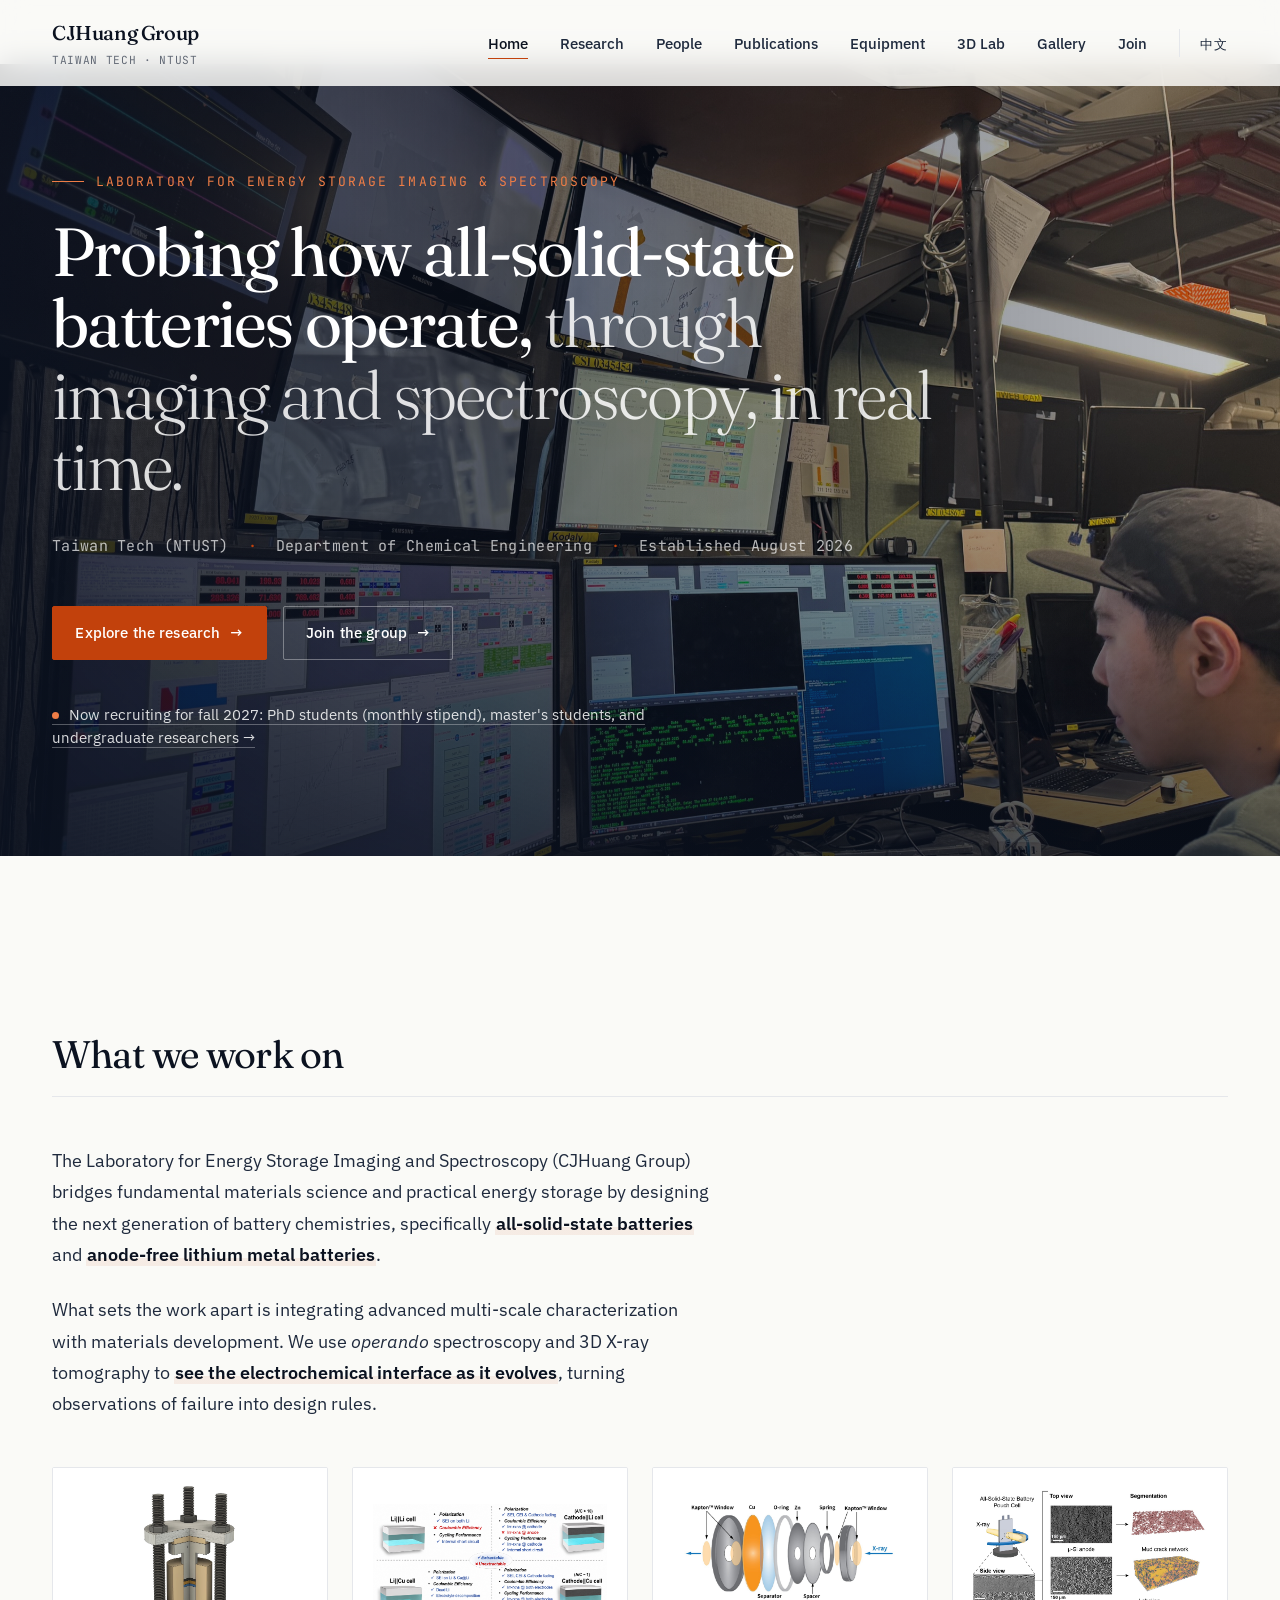
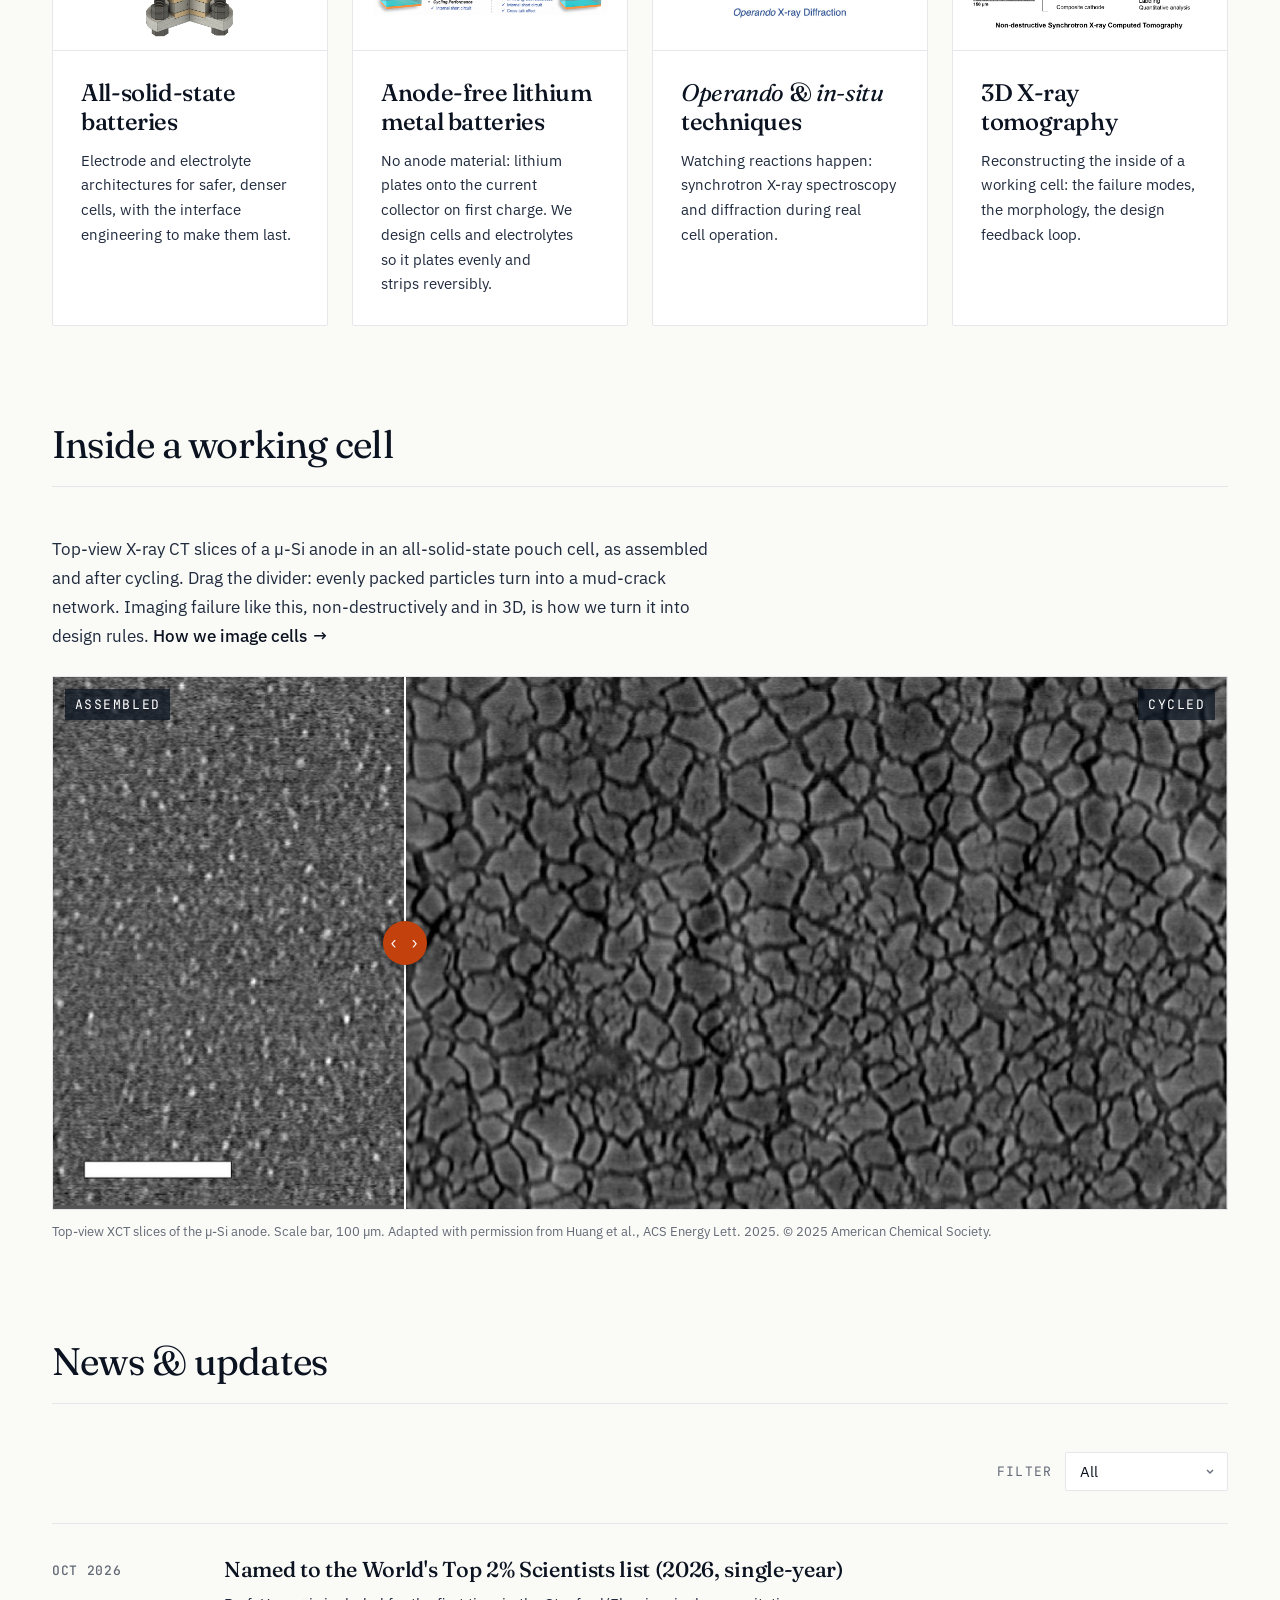
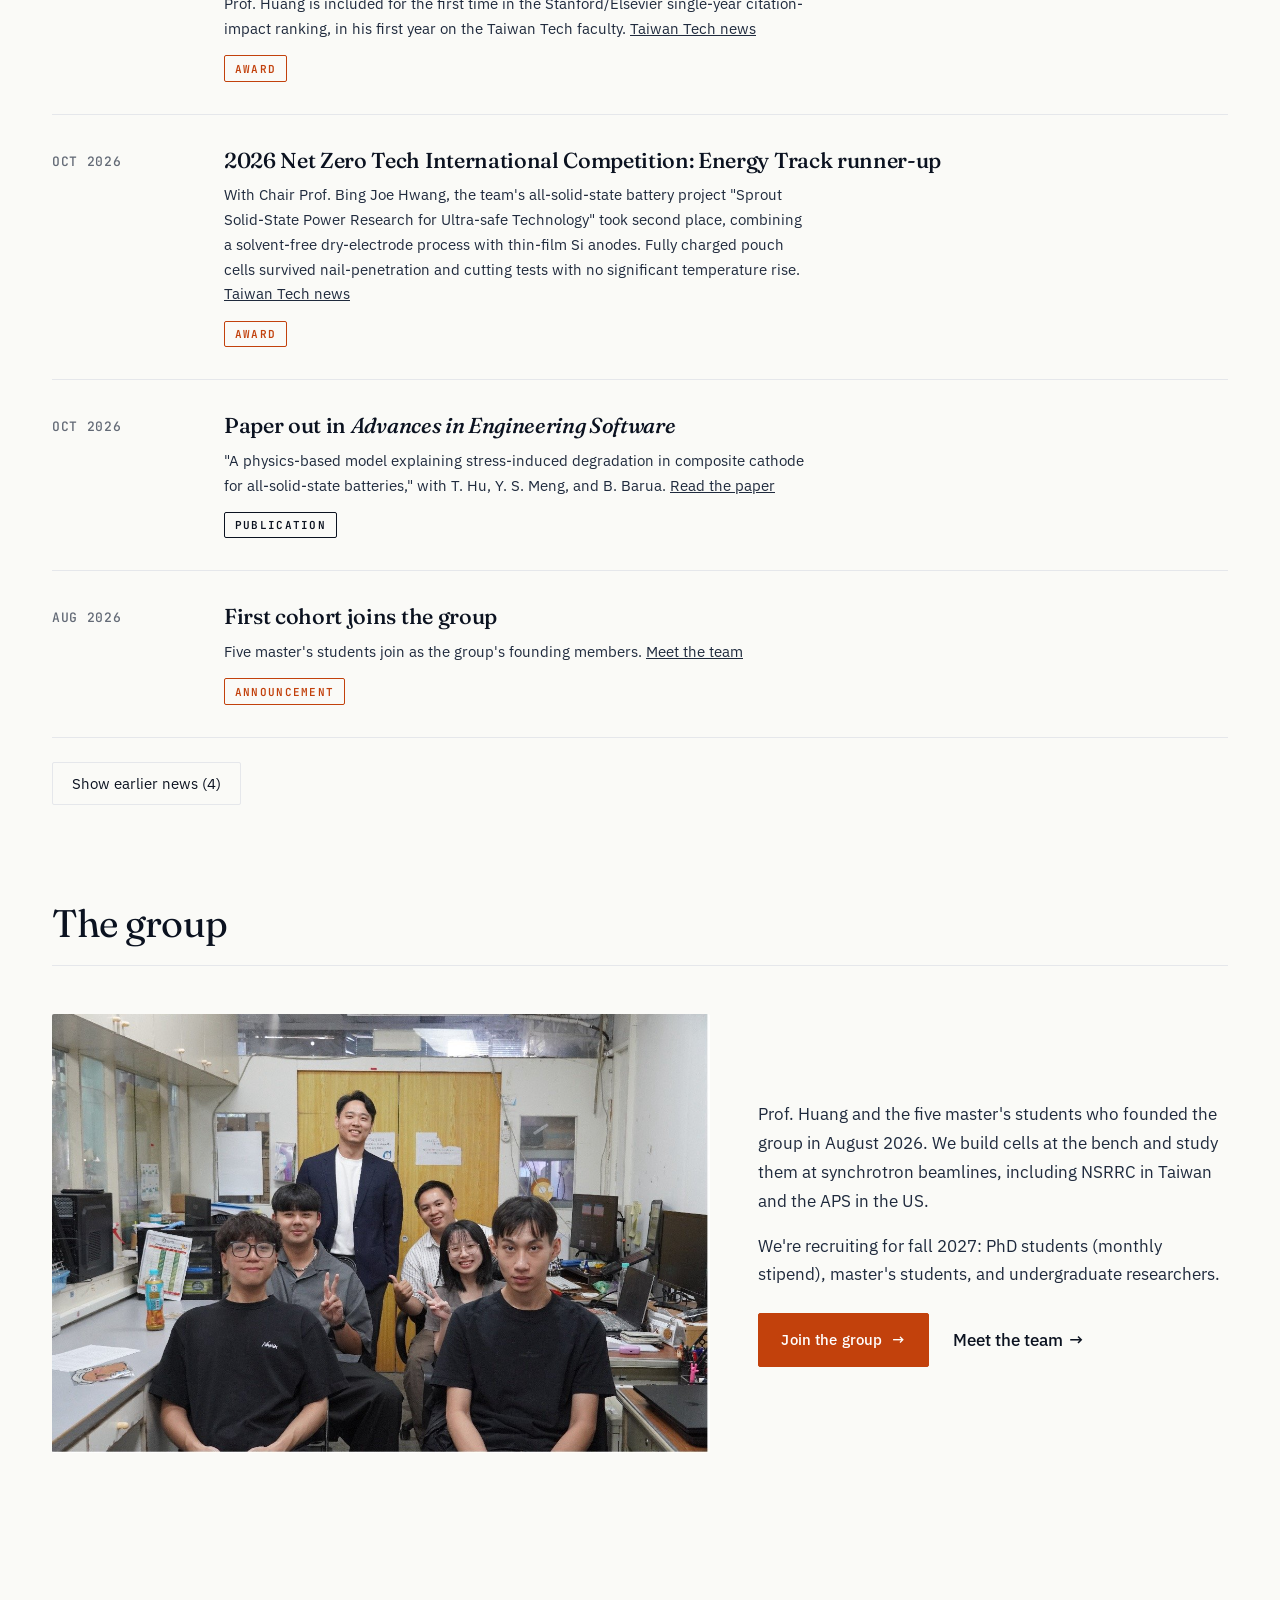
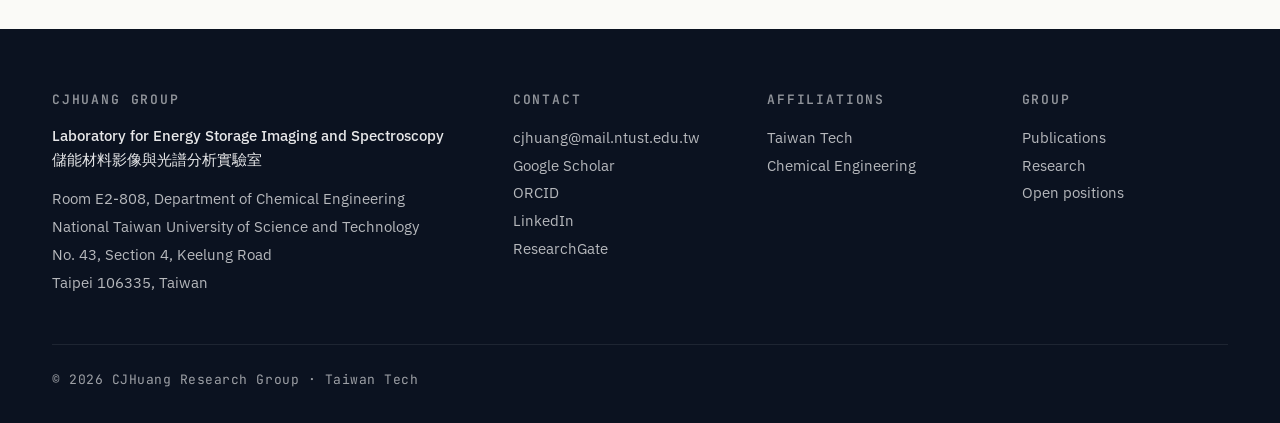
<file: index.html>
<!DOCTYPE html>
<html lang="en">
<head>
    <meta charset="UTF-8">
    <meta name="viewport" content="width=device-width, initial-scale=1.0">
    <title>CJHuang Group · Laboratory for Energy Storage Imaging and Spectroscopy</title>
    <meta name="description" content="Probing how all-solid-state batteries operate through imaging and spectroscopy in real time. Research group led by Prof. Chen-Jui Huang at Taiwan Tech (NTUST).">
    <link rel="canonical" href="https://bencjhuang.github.io/">
    <link rel="alternate" hreflang="en" href="https://bencjhuang.github.io/">
    <link rel="alternate" hreflang="zh-Hant" href="https://bencjhuang.github.io/zh/">
    <link rel="alternate" hreflang="x-default" href="https://bencjhuang.github.io/">

    <!-- Open Graph / social cards -->
    <meta property="og:type" content="website">
    <meta property="og:title" content="CJHuang Group · Laboratory for Energy Storage Imaging and Spectroscopy">
    <meta property="og:description" content="Probing how all-solid-state batteries operate through imaging and spectroscopy in real time. Taiwan Tech (NTUST).">
    <meta property="og:image" content="https://bencjhuang.github.io/image/og-default.jpg">
    <meta property="og:url" content="https://bencjhuang.github.io/">
    <meta property="og:site_name" content="CJHuang Group">
    <meta name="twitter:card" content="summary_large_image">
    <meta name="twitter:title" content="CJHuang Group · Taiwan Tech">
    <meta name="twitter:description" content="Probing how all-solid-state batteries operate through imaging and spectroscopy in real time.">
    <meta name="twitter:image" content="https://bencjhuang.github.io/image/og-default.jpg">

    <link rel="preconnect" href="https://fonts.googleapis.com">
    <link rel="preconnect" href="https://fonts.gstatic.com" crossorigin>
    <link href="https://fonts.googleapis.com/css2?family=Fraunces:ital,opsz,wght@0,9..144,300..600;1,9..144,300..500&family=IBM+Plex+Sans:ital,wght@0,300;0,400;0,500;0,600;0,700;1,400&family=JetBrains+Mono:wght@400;500;600&display=swap" rel="stylesheet">
    <link rel="stylesheet" href="styles.css">
    <link rel="preload" as="image" href="image/hero-beamline.jpg">

    <!-- Structured data: research group, website, and its founder -->
    <script type="application/ld+json">
    {
      "@context": "https://schema.org",
      "@graph": [
        {
          "@type": "ResearchOrganization",
          "@id": "https://bencjhuang.github.io/#organization",
          "name": "CJHuang Group",
          "alternateName": ["Laboratory for Energy Storage Imaging and Spectroscopy", "儲能材料影像與光譜分析實驗室"],
          "url": "https://bencjhuang.github.io/",
          "logo": "https://bencjhuang.github.io/image/og-default.jpg",
          "description": "Research group at Taiwan Tech probing how all-solid-state batteries operate through real-time imaging and spectroscopy.",
          "foundingDate": "2026-08",
          "email": "mailto:cjhuang@mail.ntust.edu.tw",
          "founder": { "@id": "https://bencjhuang.github.io/#person" },
          "employee": { "@id": "https://bencjhuang.github.io/#person" },
          "parentOrganization": {
            "@type": "CollegeOrUniversity",
            "name": "National Taiwan University of Science and Technology",
            "alternateName": ["Taiwan Tech", "NTUST"],
            "url": "https://www.ntust.edu.tw/"
          },
          "address": {
            "@type": "PostalAddress",
            "streetAddress": "Room E2-808, No. 43, Section 4, Keelung Road",
            "addressLocality": "Taipei",
            "postalCode": "106335",
            "addressCountry": "TW"
          },
          "knowsAbout": [
            "All-solid-state batteries",
            "Anode-free lithium metal batteries",
            "Operando and in-situ synchrotron X-ray characterization",
            "X-ray computed tomography",
            "FIB-SEM and 3D reconstruction"
          ],
          "sameAs": [
            "https://scholar.google.com/citations?user=fFTtGFAAAAAJ&hl=en",
            "https://orcid.org/0000-0001-8338-1424",
            "https://www.linkedin.com/in/chen-jui-ben-huang-b25267a1",
            "https://www.researchgate.net/profile/Chen-Jui-Huang",
            "https://www.ch.ntust.edu.tw/departmentmembers-76.html"
          ]
        },
        {
          "@type": "Person",
          "@id": "https://bencjhuang.github.io/#person",
          "name": "Chen-Jui Huang",
          "alternateName": ["Ben Huang", "Chen-Jui (Ben) Huang", "黃貞睿"],
          "jobTitle": "Assistant Professor of Chemical Engineering",
          "url": "https://bencjhuang.github.io/people.html",
          "image": "https://bencjhuang.github.io/image/Ben.JPG",
          "email": "mailto:cjhuang@mail.ntust.edu.tw",
          "worksFor": {
            "@type": "CollegeOrUniversity",
            "name": "National Taiwan University of Science and Technology",
            "url": "https://www.ntust.edu.tw/"
          },
          "award": [
            "Yushan Young Fellow, Ministry of Education, Taiwan (2026-2031)",
            "CTCI Foundation Science and Technology Scholarship (2021)",
            "Honorary Membership, Phi Tau Phi Scholastic Honor Society of the Republic of China (2021)",
            "Ph.D. Candidate Scholarship, National Synchrotron Radiation Research Center (2019, 2020)",
            "HERCULES Program (Higher European Research Course for Users of Large Experiment Systems), Ministry of Science and Technology (MOST, now NSTC), Taiwan (2019)",
            "Global Networking Talent 3.0 Plan Scholarship, Ministry of Education, Taiwan (Prof. Hongjie Dai's Lab, Stanford University, USA) (2016)"
          ],
          "identifier": {
            "@type": "PropertyValue",
            "propertyID": "ORCID",
            "value": "0000-0001-8338-1424"
          },
          "sameAs": [
            "https://scholar.google.com/citations?user=fFTtGFAAAAAJ&hl=en",
            "https://orcid.org/0000-0001-8338-1424",
            "https://www.linkedin.com/in/chen-jui-ben-huang-b25267a1",
            "https://www.researchgate.net/profile/Chen-Jui-Huang",
            "https://www.ch.ntust.edu.tw/departmentmembers-76.html"
          ]
        },
        {
          "@type": "WebSite",
          "@id": "https://bencjhuang.github.io/#website",
          "url": "https://bencjhuang.github.io/",
          "name": "CJHuang Group",
          "inLanguage": "en",
          "publisher": { "@id": "https://bencjhuang.github.io/#organization" }
        }
      ]
    }
    </script>
</head>
<body>
    <a class="skip-link" href="#main-content">Skip to content</a>
    <!-- ── Navigation ───────────────────────────────────── -->
    <nav id="navbar">
        <div class="nav-container">
            <a href="index.html" class="logo">
                <div class="logo-main">CJHuang Group</div>
                <div class="logo-sub">Taiwan Tech · NTUST</div>
            </a>
            <ul class="nav-links">
                <li><a href="index.html" class="active">Home</a></li>
                <li><a href="research.html">Research</a></li>
                <li><a href="people.html">People</a></li>
                <li><a href="publications.html">Publications</a></li>
                <li><a href="equipment.html">Equipment</a></li>
                <li><a href="lab.html">3D Lab</a></li>
                <li><a href="gallery.html">Gallery</a></li>
                <li><a href="join.html">Join</a></li>
                <li class="nav-lang"><a href="zh/index.html" lang="zh-Hant" hreflang="zh-Hant">中文</a></li>
            </ul>
            <button class="hamburger" id="hamburger" aria-label="Toggle navigation menu">
                <span></span><span></span><span></span>
            </button>
        </div>
    </nav>

    <div class="mobile-menu" id="mobile-menu">
        <a href="index.html" class="active">Home</a>
        <a href="research.html">Research</a>
        <a href="people.html">People</a>
        <a href="publications.html">Publications</a>
        <a href="equipment.html">Equipment</a>
        <a href="lab.html">3D Lab</a>
        <a href="gallery.html">Gallery</a>
        <a href="join.html">Join</a>
        <a href="zh/index.html" class="mobile-lang" lang="zh-Hant" hreflang="zh-Hant">中文</a>
    </div>

    <!-- ── Hero ─────────────────────────────────────────── -->
    <section class="hero" aria-label="Introduction">
        <div class="hero-media" role="img" aria-label="At the synchrotron beamline control room"></div>
        <div class="hero-overlay"></div>
        <div class="hero-content">
            <div class="hero-eyebrow">Laboratory for Energy Storage Imaging &amp; Spectroscopy</div>
            <h1>Probing how <span class="nowrap">all-solid-state</span> batteries operate, <em>through imaging and spectroscopy, in real time.</em></h1>
            <div class="hero-meta">
                <span class="meta-item">Taiwan Tech (NTUST)</span>
                <span class="dot" aria-hidden="true">·</span>
                <span class="meta-item">Department of Chemical Engineering</span>
                <span class="dot" aria-hidden="true">·</span>
                <span class="meta-item">Established August 2026</span>
            </div>
            <div class="hero-actions">
                <a href="research.html" class="btn btn-primary">
                    Explore the research
                    <span class="btn-arrow" aria-hidden="true">→</span>
                </a>
                <a href="join.html" class="btn btn-ghost">
                    Join the group
                    <span class="btn-arrow" aria-hidden="true">→</span>
                </a>
            </div>
            <p class="hero-recruit">
                <a href="join.html">Now recruiting for fall 2027: PhD students (monthly stipend), master's students, and undergraduate researchers <span aria-hidden="true">→</span></a>
            </p>
        </div>
    </section>

    <main id="main-content">
        <!-- ── Mission ──────────────────────────────────── -->
        <section id="mission">
            <div class="section-header">
                <h2>What we work on</h2>
            </div>
            <div class="mission-content">
                <p class="lead-text">
                    The Laboratory for Energy Storage Imaging and Spectroscopy (CJHuang Group) bridges fundamental materials science and practical energy
                    storage by designing the next generation of battery chemistries, specifically
                    <strong>all-solid-state batteries</strong> and <strong>anode-free lithium metal batteries</strong>.
                </p>
                <p class="lead-text">
                    What sets the work apart is integrating advanced multi-scale characterization with
                    materials development. We use <em>operando</em> spectroscopy and 3D X-ray tomography
                    to <strong>see the electrochemical interface as it evolves</strong>, turning observations
                    of failure into design rules.
                </p>
            </div>

            <!-- Research preview cards -->
            <div class="research-grid">
                <article class="research-card">
                    <div class="research-image research-image--zoom">
                        <img loading="lazy" decoding="async" src="image/research-assb.jpg" alt="3D rendering of an all-solid-state battery test cell"
                             onerror="this.style.display='none'; this.parentElement.classList.add('img-fallback')">
                    </div>
                    <div class="research-content">
                        <h3><a class="card-link" href="research.html#assb">All-solid-state batteries</a></h3>
                        <p>Electrode and electrolyte architectures for safer, denser cells, with the interface engineering to make them last.</p>
                    </div>
                </article>

                <article class="research-card">
                    <div class="research-image">
                        <img loading="lazy" decoding="async" src="image/research-anodefree.jpg" alt="Comparison of Li||Li, Li||Cu, Cathode||Li and Cathode||Cu cells with characterization features"
                             onerror="this.style.display='none'; this.parentElement.classList.add('img-fallback')">
                    </div>
                    <div class="research-content">
                        <h3><a class="card-link" href="research.html#anode-free">Anode-free lithium metal batteries</a></h3>
                        <p>No anode material: lithium plates onto the current collector on first charge. We design cells and electrolytes so it plates evenly and strips reversibly.</p>
                    </div>
                </article>

                <article class="research-card">
                    <div class="research-image">
                        <img loading="lazy" decoding="async" src="image/research-operando-xrd.jpg" alt="Exploded view of an operando X-ray diffraction coin cell: Kapton windows, Cu, separator, O-ring, Zn, spacer and spring, with the X-ray beam passing through"
                             onerror="this.style.display='none'; this.parentElement.classList.add('img-fallback')">
                    </div>
                    <div class="research-content">
                        <h3><a class="card-link" href="research.html#operando"><i>Operando</i> &amp; <i>in-situ</i> techniques</a></h3>
                        <p>Watching reactions happen: synchrotron X-ray spectroscopy and diffraction during real cell operation.</p>
                    </div>
                </article>

                <article class="research-card">
                    <div class="research-image">
                        <img loading="lazy" decoding="async" src="image/research-xct.jpg?v=2" alt="Synchrotron X-ray computed tomography of an all-solid-state pouch cell: top-view slices and 3D reconstructions of µ-Si anode and composite cathode"
                             onerror="this.style.display='none'; this.parentElement.classList.add('img-fallback')">
                    </div>
                    <div class="research-content">
                        <h3><a class="card-link" href="research.html#xct">3D X-ray tomography</a></h3>
                        <p>Reconstructing the inside of a working cell: the failure modes, the morphology, the design feedback loop.</p>
                    </div>
                </article>
            </div>
        </section>

        <!-- ── Inside a working cell (XCT before/after) ─── -->
        <section id="inside" class="inside-band">
            <div class="section-header">
                <h2>Inside a working cell</h2>
            </div>
            <p class="inside-lead">Top-view X-ray CT slices of a µ-Si anode in an all-solid-state pouch cell, as assembled and after cycling. Drag the divider: evenly packed particles turn into a mud-crack network. Imaging failure like this, non-destructively and in 3D, is how we turn it into design rules. <a href="research.html#xct" class="btn-link">How we image cells <span class="btn-arrow" aria-hidden="true">→</span></a></p>
            <figure class="compare">
                <div class="compare-frame">
                    <img class="compare-img" src="image/xct-si-cycled.jpg" loading="lazy" decoding="async"
                         alt="Top-view XCT slice of the µ-Si anode after cycling, showing a mud-crack network">
                    <div class="compare-before">
                        <img class="compare-img" src="image/xct-si-assembled.jpg" loading="lazy" decoding="async"
                             alt="Top-view XCT slice of the µ-Si anode as assembled, with uniformly distributed particles">
                    </div>
                    <span class="compare-label compare-label--before">Assembled</span>
                    <span class="compare-label compare-label--after">Cycled</span>
                    <div class="compare-handle" aria-hidden="true"></div>
                    <input class="compare-range" type="range" min="0" max="100" value="50"
                           aria-label="Divider position: left shows the assembled anode, right shows the cycled anode">
                </div>
                <figcaption>
                    Top-view XCT slices of the µ-Si anode. Scale bar, 100 µm.
                    Adapted with permission from Huang et al., ACS Energy Lett. 2025. © 2025 American Chemical Society.
                </figcaption>
            </figure>
        </section>

        <!-- ── News ─────────────────────────────────────── -->
        <section id="news">
            <div class="section-header">
                <h2>News &amp; updates</h2>
            </div>

            <div class="news-filter">
                <label for="news-category-filter">Filter</label>
                <select id="news-category-filter">
                    <option value="all">All</option>
                    <option value="announcement">Announcements</option>
                    <option value="award">Awards &amp; Grants</option>
                    <option value="publication">Publications</option>
                </select>
            </div>

            <div class="news-grid" id="news-grid">
                <article class="news-item" data-category="award">
                    <div class="news-date">Oct 2026</div>
                    <div>
                        <h3>Named to the World's Top 2% Scientists list (2026, single-year)</h3>
                        <p>Prof. Huang is included for the first time in the Stanford/Elsevier single-year citation-impact ranking, in his first year on the Taiwan Tech faculty. <a href="https://www.ntust.edu.tw/p/406-1000-152601,r167.php?Lang=zh-tw" target="_blank" rel="noopener">Taiwan Tech news</a></p>
                        <span class="badge-cat award">Award</span>
                    </div>
                </article>

                <article class="news-item" data-category="award">
                    <div class="news-date">Oct 2026</div>
                    <div>
                        <h3>2026 Net Zero Tech International Competition: Energy Track runner-up</h3>
                        <p>With Chair Prof. Bing Joe Hwang, the team's all-solid-state battery project "Sprout Solid-State Power Research for Ultra-safe Technology" took second place, combining a solvent-free dry-electrode process with thin-film Si anodes. Fully charged pouch cells survived nail-penetration and cutting tests with no significant temperature rise. <a href="https://www.ntust.edu.tw/p/406-1000-152487,r167.php?Lang=zh-tw" target="_blank" rel="noopener">Taiwan Tech news</a></p>
                        <span class="badge-cat award">Award</span>
                    </div>
                </article>

                <article class="news-item" data-category="publication">
                    <div class="news-date">Oct 2026</div>
                    <div>
                        <h3>Paper out in <i>Advances in Engineering Software</i></h3>
                        <p>"A physics-based model explaining stress-induced degradation in composite cathode for all-solid-state batteries," with T. Hu, Y. S. Meng, and B. Barua. <a href="https://doi.org/10.1016/j.advengsoft.2026.104279" target="_blank" rel="noopener">Read the paper</a></p>
                        <span class="badge-cat pub-label">Publication</span>
                    </div>
                </article>

                <article class="news-item" data-category="announcement">
                    <div class="news-date">Aug 2026</div>
                    <div>
                        <h3>First cohort joins the group</h3>
                        <p>Five master's students join as the group's founding members. <a href="people.html">Meet the team</a></p>
                        <span class="badge-cat announcement">Announcement</span>
                    </div>
                </article>

                <article class="news-item news-item--older" data-category="award">
                    <div class="news-date">Aug 2026</div>
                    <div>
                        <h3>Yushan Young Fellow</h3>
                        <p>Prof. Huang is named a Yushan Young Fellow by Taiwan's Ministry of Education (2026–2031).</p>
                        <span class="badge-cat award">Award</span>
                    </div>
                </article>

                <article class="news-item news-item--older" data-category="announcement">
                    <div class="news-date">Aug 2026</div>
                    <div>
                        <h3>Joining Taiwan Tech as Assistant Professor</h3>
                        <p>Prof. Chen-Jui (Ben) Huang joins the Department of Chemical Engineering at National Taiwan University of Science and Technology (NTUST) to start the group.</p>
                        <span class="badge-cat announcement">Announcement</span>
                    </div>
                </article>

                <article class="news-item news-item--older" data-category="announcement">
                    <div class="news-date">Feb 2026</div>
                    <div>
                        <h3>Group website launched</h3>
                        <p>Research, people, publications and recruiting, now in one place. Reach out via the Join page if you're interested in graduate or undergraduate positions.</p>
                        <span class="badge-cat announcement">Announcement</span>
                    </div>
                </article>

                <article class="news-item news-item--older" data-category="publication">
                    <div class="news-date">Jan 2025</div>
                    <div>
                        <h3>Paper out in <i>ACS Energy Letters</i></h3>
                        <p>"X-ray Micro-Computed Tomography for Structural Analysis of All-Solid-State Battery at Pouch Cell Level": pouch-level XCT applied end-to-end on a working ASSB. <a href="https://doi.org/10.1021/acsenergylett.5c00956" target="_blank" rel="noopener">Read the paper</a></p>
                        <span class="badge-cat pub-label">Publication</span>
                    </div>
                </article>
            </div>
            <button type="button" class="news-more" id="news-more" hidden>Show earlier news (4)</button>
        </section>

        <!-- ── The group ─────────────────────────────────── -->
        <section id="group" class="group-band">
            <div class="section-header">
                <h2>The group</h2>
            </div>
            <div class="group-layout">
                <figure class="group-photo">
                    <img loading="lazy" decoding="async" src="image/group-2026.jpg" width="1274" height="849"
                         alt="Prof. Huang with the group's five founding members in the lab">
                </figure>
                <div class="group-text">
                    <p>Prof. Huang and the five master's students who founded the group in August 2026. We build cells at the bench and study them at synchrotron beamlines, including NSRRC in Taiwan and the APS in the US.</p>
                    <p>We're recruiting for fall 2027: PhD students (monthly stipend), master's students, and undergraduate researchers.</p>
                    <div class="group-actions">
                        <a href="join.html" class="btn btn-primary">Join the group <span class="btn-arrow" aria-hidden="true">→</span></a>
                        <a href="people.html" class="btn-link">Meet the team <span class="btn-arrow" aria-hidden="true">→</span></a>
                    </div>
                </div>
            </div>
        </section>
    </main>

    <!-- ── Footer ───────────────────────────────────────── -->
    <footer>
        <div class="footer-container">
            <div class="footer-section">
                <h3>CJHuang Group</h3>
                <p class="footer-labname">
                    Laboratory for Energy Storage Imaging and Spectroscopy<br>
                    <span lang="zh-Hant">儲能材料影像與光譜分析實驗室</span>
                </p>
                <p>
                    Room E2-808, Department of Chemical Engineering<br>
                    National Taiwan University of Science and Technology<br>
                    No. 43, Section 4, Keelung Road<br>
                    Taipei 106335, Taiwan
                </p>
            </div>
            <div class="footer-section">
                <h3>Contact</h3>
                <p>
                    <a href="mailto:cjhuang@mail.ntust.edu.tw">cjhuang@mail.ntust.edu.tw</a>
                </p>
                <p>
                    <a href="https://scholar.google.com/citations?user=fFTtGFAAAAAJ&amp;hl=en" target="_blank" rel="noopener me">Google Scholar</a><br>
                    <a href="https://orcid.org/0000-0001-8338-1424" target="_blank" rel="noopener me">ORCID</a><br>
                    <a href="https://www.linkedin.com/in/chen-jui-ben-huang-b25267a1" target="_blank" rel="noopener me">LinkedIn</a><br>
                    <a href="https://www.researchgate.net/profile/Chen-Jui-Huang" target="_blank" rel="noopener me">ResearchGate</a>
                </p>
            </div>
            <div class="footer-section">
                <h3>Affiliations</h3>
                <p>
                    <a href="https://www.ntust.edu.tw/index.php?Lang=en" target="_blank" rel="noopener">Taiwan Tech</a><br>
                    <a href="https://en.ch.ntust.edu.tw/" target="_blank" rel="noopener">Chemical Engineering</a>
                </p>
            </div>
            <div class="footer-section">
                <h3>Group</h3>
                <p>
                    <a href="publications.html">Publications</a><br>
                    <a href="research.html">Research</a><br>
                    <a href="join.html">Open positions</a>
                </p>
            </div>
        </div>
        <div class="footer-bottom">
            © 2026 CJHuang Research Group · Taiwan Tech
        </div>
    </footer>

    <button class="back-to-top" id="back-to-top" aria-label="Back to top">↑</button>
    <script src="script.js"></script>
</body>
</html>
</file>
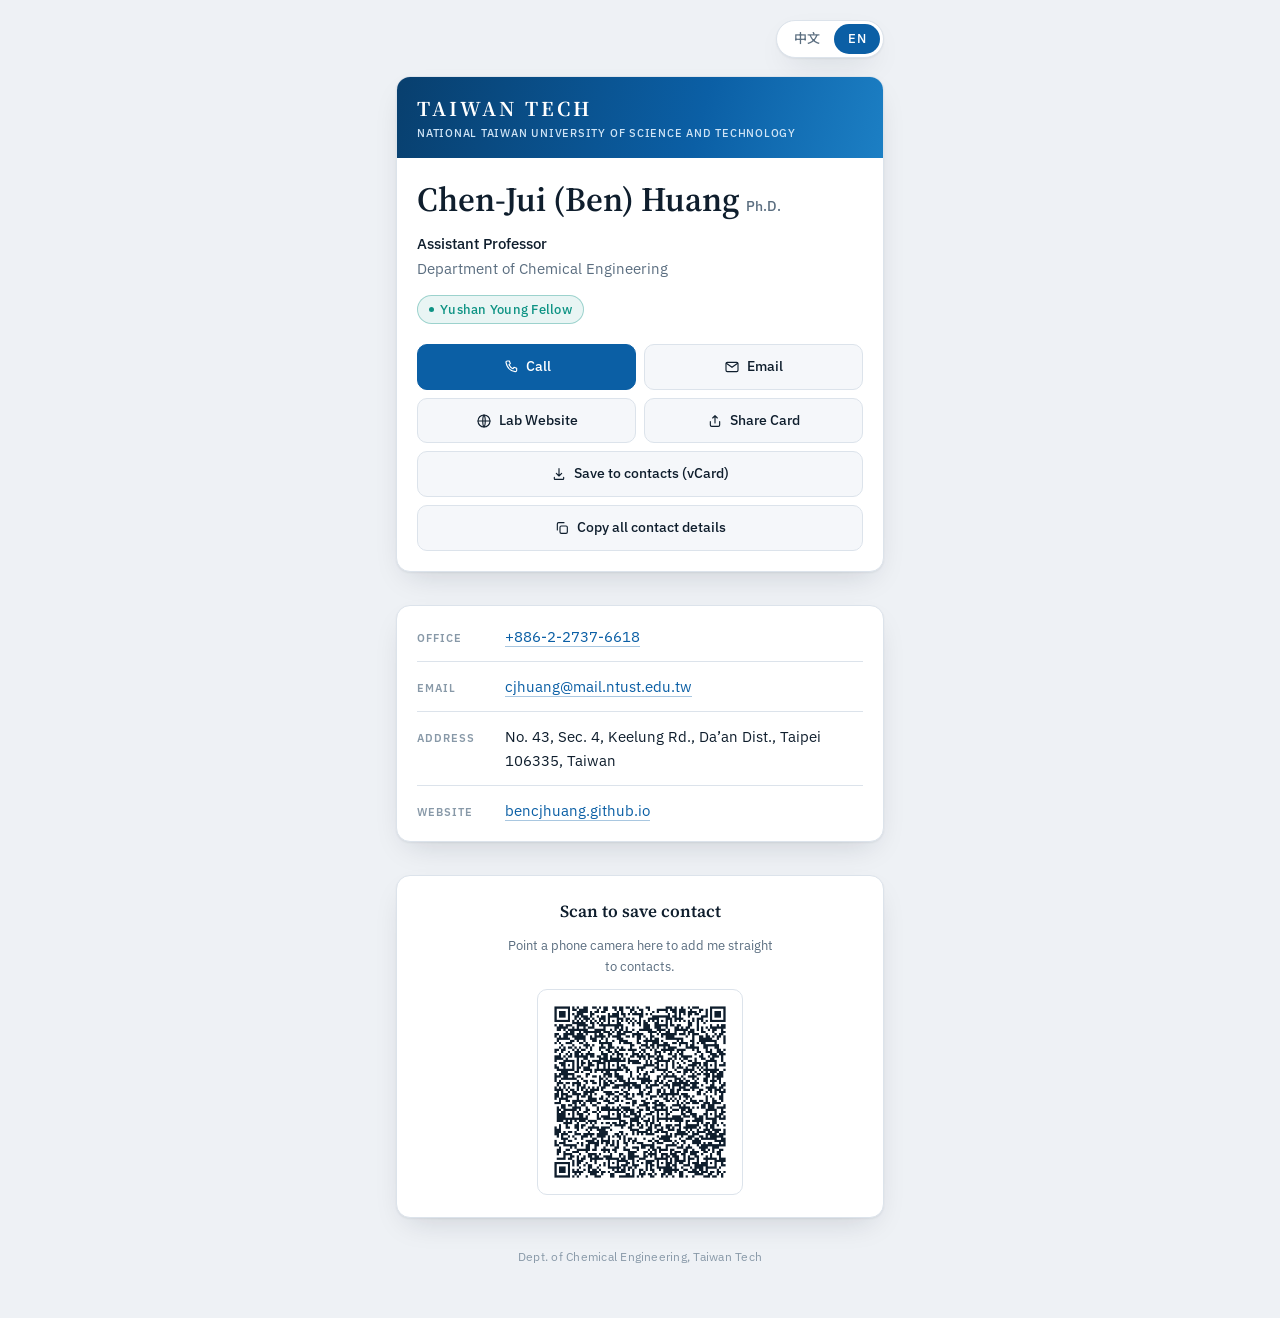
<file: card/index.html>
<!doctype html>
<html lang="zh-Hant">
<head>
<meta charset="utf-8">
<meta name="viewport" content="width=device-width, initial-scale=1, viewport-fit=cover">
<title>黃貞睿 Ben Huang｜電子名片</title>
<meta name="description" content="黃貞睿 博士 — 國立臺灣科技大學化學工程系助理教授、玉山青年學者。電子名片與聯絡資訊。">
<meta name="theme-color" content="#0B5FA5">
<meta property="og:type" content="profile">
<meta property="og:title" content="黃貞睿 Chen-Jui (Ben) Huang, Ph.D.">
<meta property="og:description" content="Assistant Professor, Department of Chemical Engineering, Taiwan Tech｜Yushan Young Fellow">
<meta property="og:url" content="https://bencjhuang.github.io/card/">
<link rel="canonical" href="https://bencjhuang.github.io/card/">
<link rel="preconnect" href="https://fonts.googleapis.com">
<link rel="preconnect" href="https://fonts.gstatic.com" crossorigin>
<link rel="stylesheet" href="https://fonts.googleapis.com/css2?family=IBM+Plex+Sans:wght@400;500;600&family=Source+Serif+4:opsz,wght@8..60,400;8..60,600&family=Noto+Sans+TC:wght@400;500;700&family=Noto+Serif+TC:wght@500;700&display=swap">
<style>
  :root{
    color-scheme:light;
    --bg:#EEF1F5; --surface:#FFFFFF; --surface-2:#F5F7FA;
    --ink:#0F1E2D; --muted:#5B6E80; --faint:#8899A8; --line:#DCE3EB;
    --brand:#0B5FA5; --brand-deep:#083F6E; --accent:#0E9384;
    --shadow:0 1px 2px rgba(15,30,45,.06), 0 12px 32px -12px rgba(15,30,45,.18);
    padding-top:env(safe-area-inset-top,0px);
    padding-bottom:env(safe-area-inset-bottom,0px);
  }
  *{box-sizing:border-box}
  img{max-width:100%}
  [hidden]{display:none!important}
  body{
    margin:0;
    background:var(--bg); color:var(--ink);
    font-family:"IBM Plex Sans","Noto Sans TC",-apple-system,BlinkMacSystemFont,"Segoe UI",sans-serif;
    font-size:15px; line-height:1.55; -webkit-font-smoothing:antialiased;
  }
  .wrap{max-width:520px;margin:0 auto;padding-inline:16px;padding-block:20px 40px;display:flex;flex-direction:column;gap:18px}
  .topbar{display:flex;justify-content:flex-end;align-items:center;gap:8px}
  .lang{display:inline-flex;background:var(--surface);border:1px solid var(--line);border-radius:999px;padding:3px;box-shadow:var(--shadow)}
  .lang button{font:inherit;font-size:13px;font-weight:500;letter-spacing:.02em;color:var(--muted);background:none;border:0;border-radius:999px;padding:5px 14px;cursor:pointer}
  .lang button[aria-pressed="true"]{background:var(--brand);color:#fff}
  .lang button:focus-visible{outline:2px solid var(--accent);outline-offset:2px}

  .card{background:var(--surface);border:1px solid var(--line);border-radius:14px;box-shadow:var(--shadow);overflow:hidden}
  .crest{background:linear-gradient(105deg,var(--brand-deep) 0%,var(--brand) 62%,#1C7FC4 100%);color:#fff;padding:16px 20px;display:flex;flex-direction:column;gap:2px}
  .crest .zh{font-family:"Noto Serif TC",serif;font-weight:700;font-size:19px;letter-spacing:.16em}
  .crest .en{font-size:11px;font-weight:500;letter-spacing:.07em;color:#CFE4F6;text-transform:uppercase}

  .identity{padding:22px 20px 20px;display:flex;flex-direction:column;gap:14px}
  .name{font-family:"Source Serif 4","Noto Serif TC",serif;font-weight:600;font-size:clamp(28px,8vw,34px);line-height:1.15;margin:0;text-wrap:balance}
  .name[data-lang="zh"]{letter-spacing:.14em}
  .name .deg{font-family:"IBM Plex Sans","Noto Sans TC",sans-serif;font-size:14px;font-weight:500;color:var(--muted);letter-spacing:0;margin-left:.45em;white-space:nowrap}
  .roles{display:flex;flex-direction:column;gap:3px;margin:0;padding:0;list-style:none}
  .roles li{color:var(--muted);font-size:14.5px}
  .roles li.lead{color:var(--ink);font-weight:500}
  .fellow{align-self:flex-start;display:inline-flex;align-items:center;gap:6px;font-size:12.5px;font-weight:500;letter-spacing:.02em;color:var(--accent);border:1px solid color-mix(in srgb,var(--accent) 35%,transparent);background:color-mix(in srgb,var(--accent) 9%,transparent);border-radius:999px;padding:4px 11px}
  .fellow::before{content:"";width:5px;height:5px;border-radius:50%;background:var(--accent)}

  .actions{display:grid;grid-template-columns:repeat(2,minmax(0,1fr));gap:8px;padding:0 20px 20px}
  .btn{display:flex;align-items:center;justify-content:center;gap:7px;font:inherit;font-size:14px;font-weight:500;text-decoration:none;border:1px solid var(--line);background:var(--surface-2);color:var(--ink);border-radius:10px;padding:11px 12px;cursor:pointer;transition:background .15s ease,border-color .15s ease}
  .btn:hover{border-color:var(--brand);background:color-mix(in srgb,var(--brand) 8%,var(--surface-2))}
  .btn:focus-visible{outline:2px solid var(--accent);outline-offset:2px}
  .btn.primary{background:var(--brand);border-color:var(--brand);color:#fff}
  .btn.primary:hover{background:var(--brand-deep);border-color:var(--brand-deep)}
  .btn svg{width:16px;height:16px;flex:none;stroke:currentColor;fill:none;stroke-width:1.7;stroke-linecap:round;stroke-linejoin:round}
  .btn.wide{grid-column:1 / -1}

  .details{background:var(--surface);border:1px solid var(--line);border-radius:14px;box-shadow:var(--shadow);padding:6px 20px}
  .row{display:flex;gap:14px;align-items:baseline;padding:13px 0;border-bottom:1px solid var(--line)}
  .row:last-child{border-bottom:0}
  .row dt{flex:none;width:74px;font-size:11px;font-weight:600;letter-spacing:.09em;text-transform:uppercase;color:var(--faint);margin:0}
  .row dd{margin:0;flex:1;min-width:0;word-break:break-word}
  .row dd a{color:var(--brand);text-decoration:none;border-bottom:1px solid color-mix(in srgb,var(--brand) 35%,transparent)}
  .row dd a:hover{border-bottom-color:var(--brand)}
  .row dd.tel{font-variant-numeric:tabular-nums}

  .qrblock{background:var(--surface);border:1px solid var(--line);border-radius:14px;box-shadow:var(--shadow);padding:22px 20px;display:flex;flex-direction:column;align-items:center;gap:12px;text-align:center}
  .qrblock h2{margin:0;font-family:"Source Serif 4","Noto Serif TC",serif;font-size:17px;font-weight:600}
  .qrblock p{margin:0;font-size:13px;color:var(--muted);max-width:34ch}
  #qr{background:#fff;padding:12px;border-radius:10px;border:1px solid var(--line);line-height:0}
  #qr img,#qr canvas{display:block;width:180px;height:180px}

  .foot{text-align:center;font-size:12px;color:var(--faint);letter-spacing:.02em}
  .toast{position:fixed;left:50%;bottom:calc(22px + env(safe-area-inset-bottom,0px));transform:translateX(-50%) translateY(8px);background:var(--ink);color:var(--bg);font-size:13px;font-weight:500;padding:9px 16px;border-radius:999px;opacity:0;pointer-events:none;transition:opacity .2s ease,transform .2s ease;z-index:20}
  .toast.on{opacity:1;transform:translateX(-50%) translateY(0)}
  @media (prefers-reduced-motion: reduce){*{transition:none!important;animation:none!important}}
</style>
</head>
<body>
<div class="wrap">

  <div class="topbar">
    <div class="lang" role="group" aria-label="Language">
      <button id="btn-zh" type="button" aria-pressed="true">中文</button>
      <button id="btn-en" type="button" aria-pressed="false">EN</button>
    </div>
  </div>

  <section class="card">
    <header class="crest">
      <span class="zh" data-zh="國立臺灣科技大學" data-en="TAIWAN TECH">國立臺灣科技大學</span>
      <span class="en">National Taiwan University of Science and Technology</span>
    </header>

    <div class="identity">
      <h1 class="name" id="name" data-lang="zh">黃貞睿<span class="deg" data-zh="博士" data-en="Ph.D.">博士</span></h1>
      <ul class="roles">
        <li class="lead" data-zh="化學工程系 助理教授" data-en="Assistant Professor">化學工程系 助理教授</li>
        <li data-zh="國立臺灣科技大學" data-en="Department of Chemical Engineering">國立臺灣科技大學</li>
      </ul>
      <span class="fellow" data-zh="玉山青年學者" data-en="Yushan Young Fellow">玉山青年學者</span>
    </div>

    <div class="actions">
      <a class="btn primary" href="tel:+886227376618">
        <svg viewBox="0 0 24 24" aria-hidden="true"><path d="M6.5 3h3l1.5 4-2 1.5a12 12 0 0 0 6 6l1.5-2 4 1.5v3a2 2 0 0 1-2.2 2A17 17 0 0 1 4.5 5.2 2 2 0 0 1 6.5 3Z"/></svg>
        <span data-zh="撥打電話" data-en="Call">撥打電話</span>
      </a>
      <a class="btn" href="mailto:cjhuang@mail.ntust.edu.tw">
        <svg viewBox="0 0 24 24" aria-hidden="true"><rect x="3" y="5" width="18" height="14" rx="2"/><path d="m3.5 6.5 8.5 6 8.5-6"/></svg>
        <span data-zh="寄送 Email" data-en="Email">寄送 Email</span>
      </a>
      <a class="btn" href="https://bencjhuang.github.io/">
        <svg viewBox="0 0 24 24" aria-hidden="true"><circle cx="12" cy="12" r="9"/><path d="M3 12h18M12 3c2.5 2.6 2.5 15.4 0 18M12 3c-2.5 2.6-2.5 15.4 0 18"/></svg>
        <span data-zh="實驗室網站" data-en="Lab Website">實驗室網站</span>
      </a>
      <button class="btn" type="button" id="share">
        <svg viewBox="0 0 24 24" aria-hidden="true"><path d="M12 15V4m0 0L8.5 7.5M12 4l3.5 3.5"/><path d="M5 13v5a2 2 0 0 0 2 2h10a2 2 0 0 0 2-2v-5"/></svg>
        <span data-zh="分享名片" data-en="Share Card">分享名片</span>
      </button>
      <a class="btn wide" href="ben-huang.vcf" download="ben-huang.vcf">
        <svg viewBox="0 0 24 24" aria-hidden="true"><path d="M12 4v11m0 0-4-4m4 4 4-4"/><path d="M5 17v2a1 1 0 0 0 1 1h12a1 1 0 0 0 1-1v-2"/></svg>
        <span data-zh="存入通訊錄（下載 vCard）" data-en="Save to contacts (vCard)">存入通訊錄（下載 vCard）</span>
      </a>
      <button class="btn wide" type="button" id="copy">
        <svg viewBox="0 0 24 24" aria-hidden="true"><rect x="9" y="9" width="11" height="11" rx="2"/><path d="M5 15V6a2 2 0 0 1 2-2h8"/></svg>
        <span data-zh="複製所有聯絡資訊" data-en="Copy all contact details">複製所有聯絡資訊</span>
      </button>
    </div>
  </section>

  <dl class="details">
    <div class="row">
      <dt data-zh="辦公室" data-en="Office">辦公室</dt>
      <dd class="tel"><a href="tel:+886227376618">+886-2-2737-6618</a></dd>
    </div>
    <div class="row">
      <dt>Email</dt>
      <dd><a href="mailto:cjhuang@mail.ntust.edu.tw">cjhuang@mail.ntust.edu.tw</a></dd>
    </div>
    <div class="row">
      <dt data-zh="地址" data-en="Address">地址</dt>
      <dd data-zh="106335 臺北市大安區基隆路四段 43 號" data-en="No. 43, Sec. 4, Keelung Rd., Da’an Dist., Taipei 106335, Taiwan">106335 臺北市大安區基隆路四段 43 號</dd>
    </div>
    <div class="row">
      <dt data-zh="網站" data-en="Website">網站</dt>
      <dd><a href="https://bencjhuang.github.io/">bencjhuang.github.io</a></dd>
    </div>
  </dl>

  <section class="qrblock">
    <h2 data-zh="掃描存入通訊錄" data-en="Scan to save contact">掃描存入通訊錄</h2>
    <p data-zh="用對方的手機相機掃這個碼，會直接跳出新增聯絡人。" data-en="Point a phone camera here to add me straight to contacts.">用對方的手機相機掃這個碼，會直接跳出新增聯絡人。</p>
    <div id="qr"><img id="qr-img" src="[data-uri]" alt="vCard QR code" width="438" height="438"></div>
  </section>

  <p class="foot" data-zh="國立臺灣科技大學 化學工程系" data-en="Dept. of Chemical Engineering, Taiwan Tech">國立臺灣科技大學 化學工程系</p>
</div>

<div class="toast" id="toast" role="status" aria-live="polite"></div>

<script>
(function(){
  var VCARD = [
    "BEGIN:VCARD","VERSION:3.0",
    "N:Huang;Chen-Jui;;;Ph.D.",
    "FN:Chen-Jui (Ben) Huang",
    "ORG:National Taiwan University of Science and Technology;Department of Chemical Engineering",
    "TITLE:Assistant Professor",
    "TEL;TYPE=WORK,VOICE:+886227376618",
    "EMAIL;TYPE=WORK:cjhuang@mail.ntust.edu.tw",
    "URL:https://bencjhuang.github.io/",
    "ADR;TYPE=WORK:;;No. 43 Sec. 4 Keelung Rd. Da-an Dist.;Taipei;;106335;Taiwan",
    "NOTE:Yushan Young Fellow",
    "END:VCARD"
  ].join("\n");

  var nodes = document.querySelectorAll("[data-zh][data-en]");
  var btnZh = document.getElementById("btn-zh");
  var btnEn = document.getElementById("btn-en");
  var nameEl = document.getElementById("name");
  var NAME = { zh:"黃貞睿", en:"Chen-Jui (Ben) Huang" };

  function setLang(lang){
    nodes.forEach(function(n){ n.textContent = n.getAttribute("data-" + lang); });
    nameEl.setAttribute("data-lang", lang);
    nameEl.firstChild.nodeValue = NAME[lang];
    document.documentElement.lang = (lang === "zh") ? "zh-Hant" : "en";
    btnZh.setAttribute("aria-pressed", lang === "zh");
    btnEn.setAttribute("aria-pressed", lang === "en");
    try{ localStorage.setItem("cardLang", lang); }catch(e){}
  }
  btnZh.addEventListener("click", function(){ setLang("zh"); });
  btnEn.addEventListener("click", function(){ setLang("en"); });

  var saved = null;
  try{ saved = localStorage.getItem("cardLang"); }catch(e){}
  setLang(saved === "en" || saved === "zh" ? saved
        : ((navigator.language||"").toLowerCase().indexOf("zh") === 0 ? "zh" : "en"));

  var toast = document.getElementById("toast"), tid;
  function say(msg){
    toast.textContent = msg;
    toast.classList.add("on");
    clearTimeout(tid);
    tid = setTimeout(function(){ toast.classList.remove("on"); }, 1900);
  }

  var PLAIN_ZH = "黃貞睿 博士\n國立臺灣科技大學 化學工程系 助理教授／玉山青年學者\n辦公室：+886-2-2737-6618\nEmail：cjhuang@mail.ntust.edu.tw\n地址：106335 臺北市大安區基隆路四段 43 號\n網站：https://bencjhuang.github.io/";
  var PLAIN_EN = "Chen-Jui (Ben) Huang, Ph.D.\nAssistant Professor, Dept. of Chemical Engineering, Taiwan Tech\nYushan Young Fellow\nOffice: +886-2-2737-6618\nEmail: cjhuang@mail.ntust.edu.tw\nAddress: No. 43, Sec. 4, Keelung Rd., Da'an Dist., Taipei 106335, Taiwan\nWeb: https://bencjhuang.github.io/";

  document.getElementById("copy").addEventListener("click", function(){
    var zh = btnZh.getAttribute("aria-pressed") === "true";
    var text = zh ? PLAIN_ZH : PLAIN_EN;
    if (navigator.clipboard && navigator.clipboard.writeText){
      navigator.clipboard.writeText(text).then(
        function(){ say(zh ? "已複製聯絡資訊" : "Contact details copied"); },
        function(){ say(zh ? "複製失敗，請長按選取" : "Copy failed — select manually"); }
      );
    } else {
      say(zh ? "此瀏覽器不支援複製" : "Clipboard unavailable here");
    }
  });

  document.getElementById("share").addEventListener("click", function(){
    var zh = btnZh.getAttribute("aria-pressed") === "true";
    var url = location.href;
    var title = zh ? "黃貞睿 博士 電子名片" : "Chen-Jui (Ben) Huang — Digital Card";
    if (navigator.share){
      navigator.share({ title: title, url: url }).catch(function(){});
    } else if (navigator.clipboard && navigator.clipboard.writeText){
      navigator.clipboard.writeText(url).then(function(){
        say(zh ? "已複製名片網址" : "Card link copied");
      }, function(){ say(zh ? "請手動複製網址" : "Copy the link manually"); });
    } else {
      say(zh ? "請手動複製網址" : "Copy the link manually");
    }
  });
})();
</script>
</body>
</html>
</file>
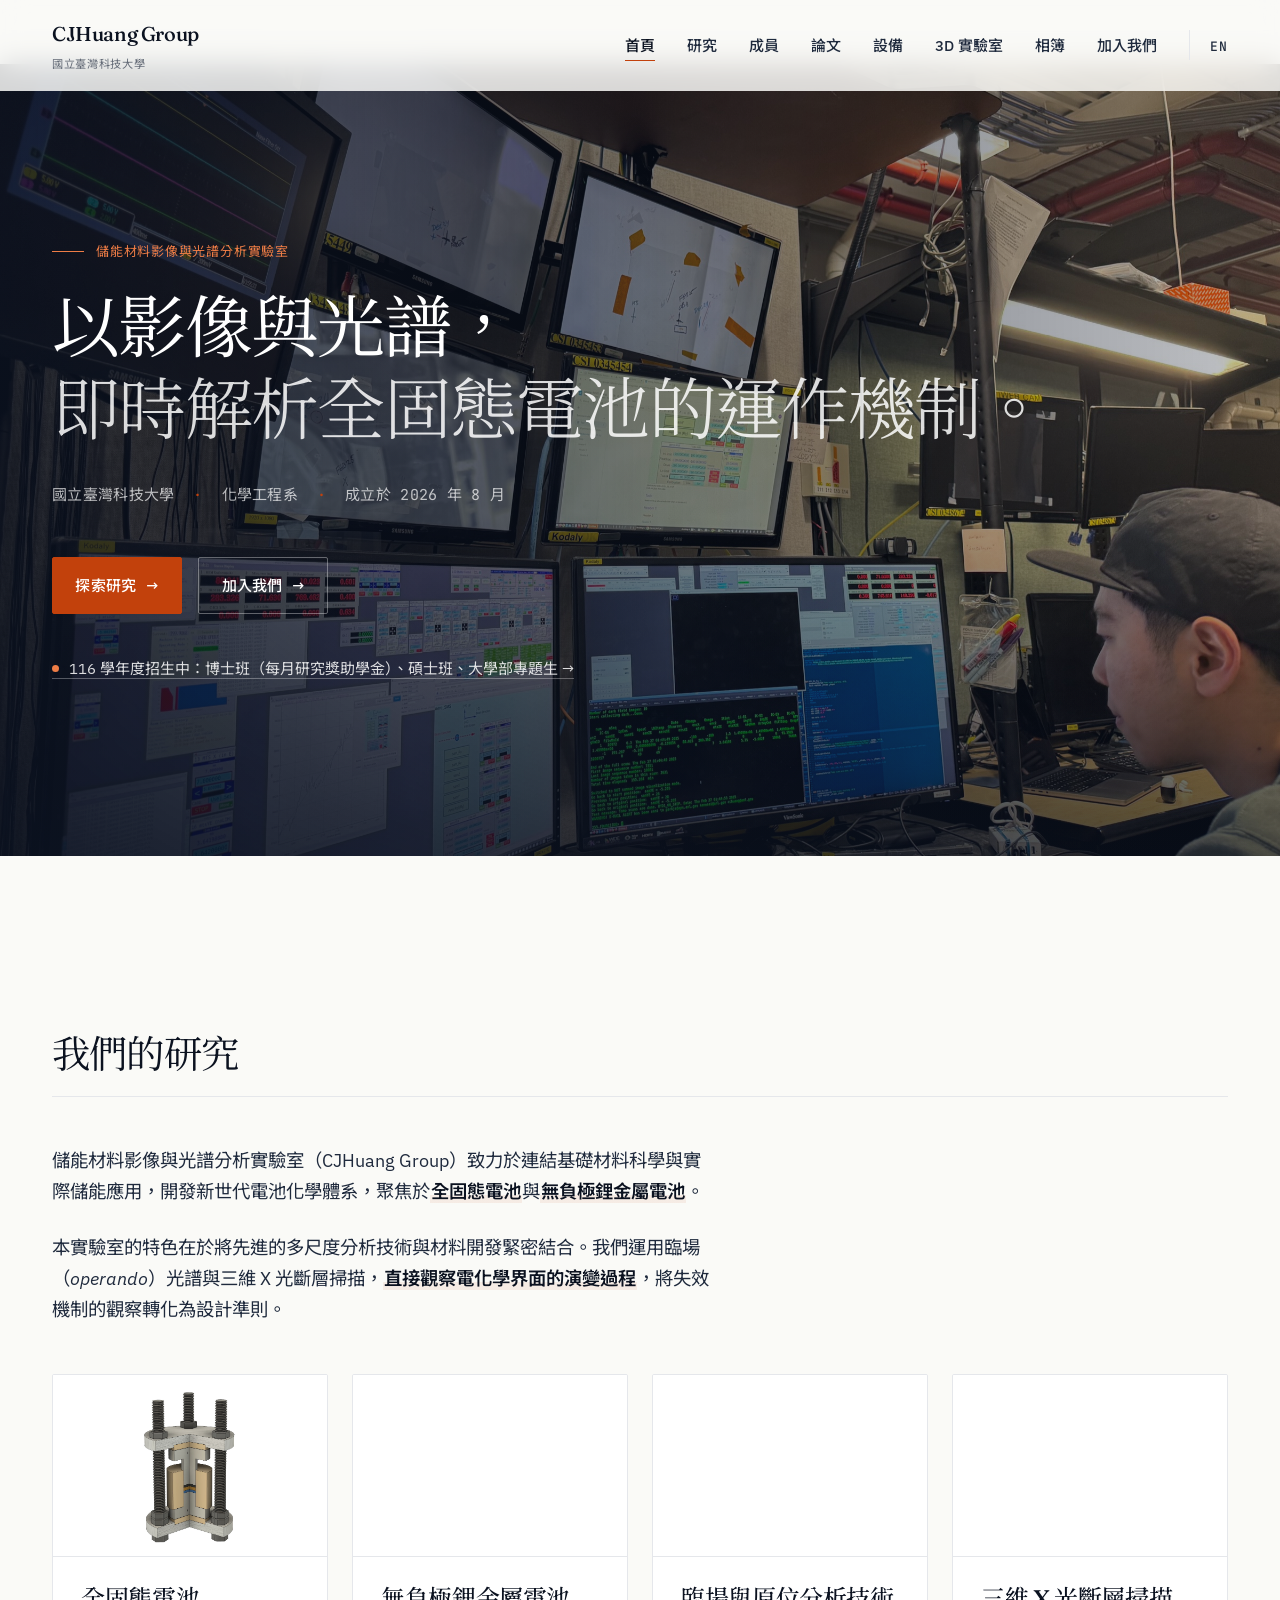
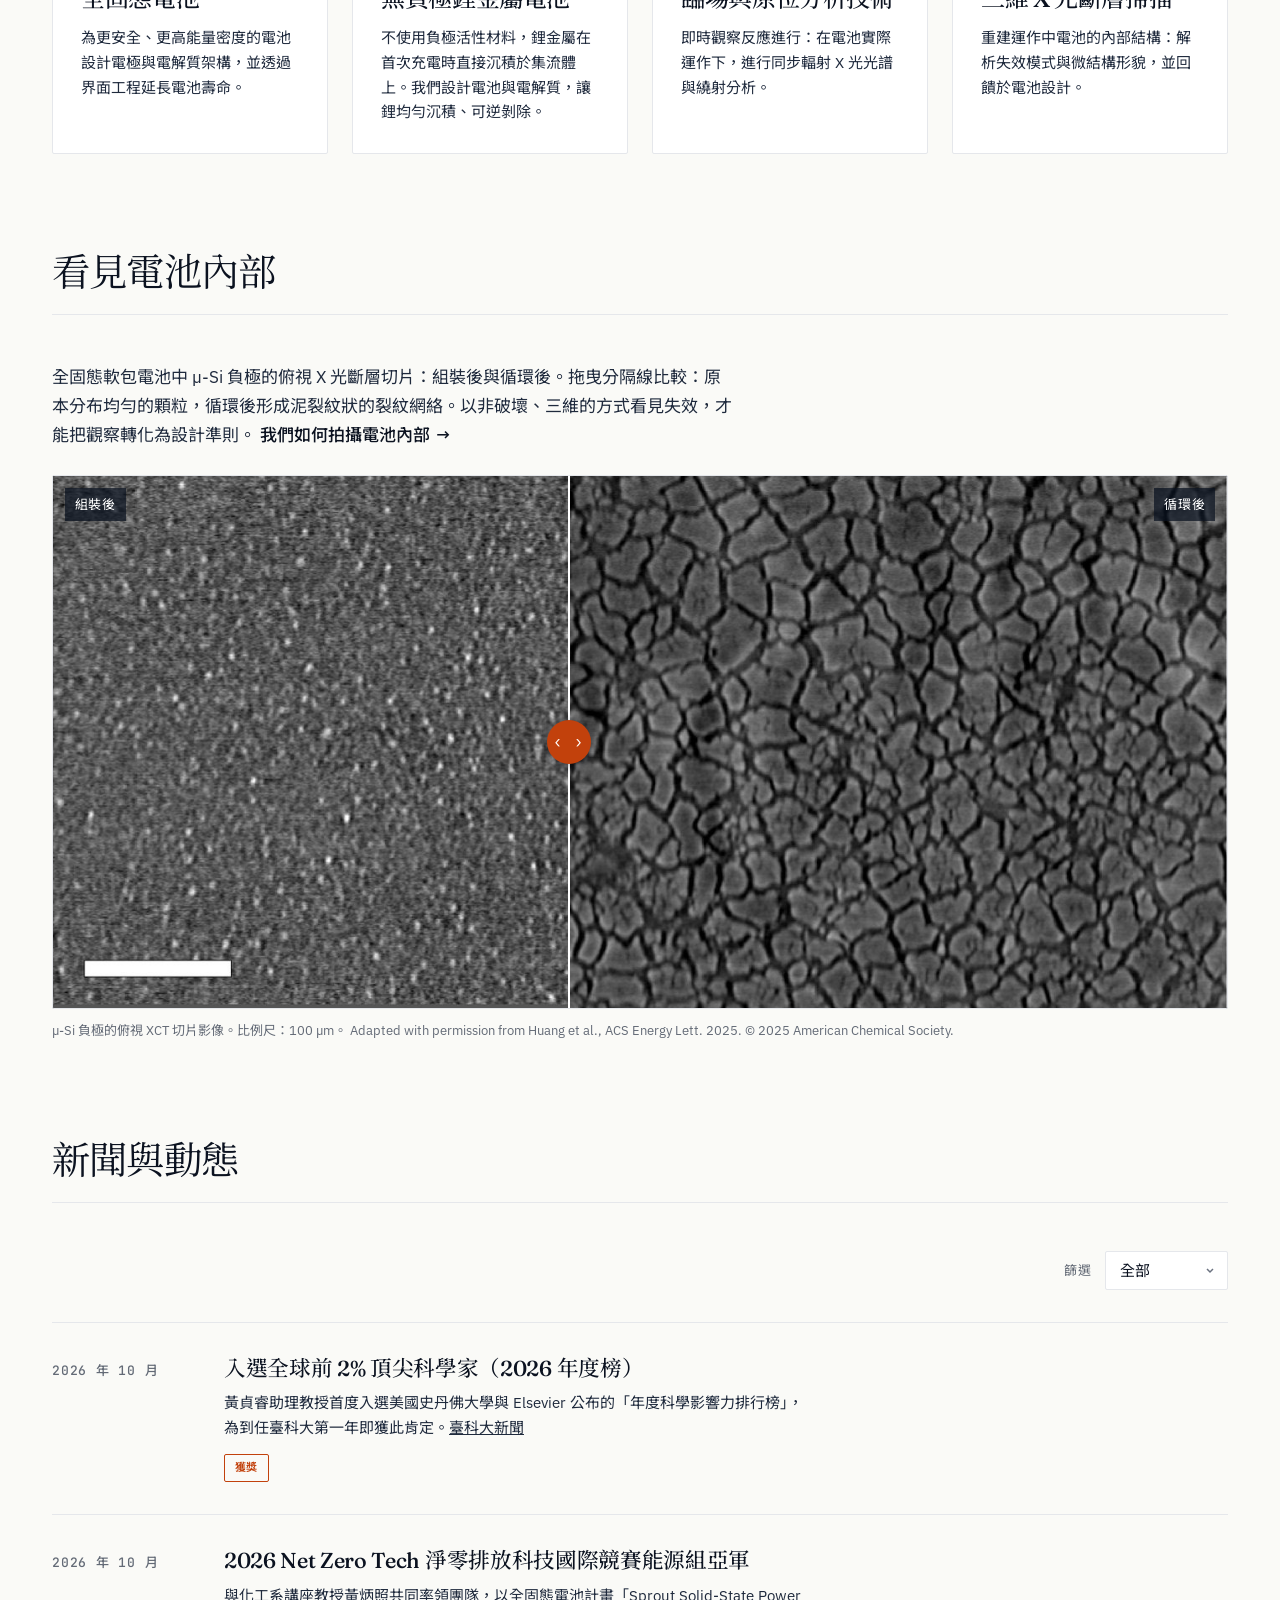
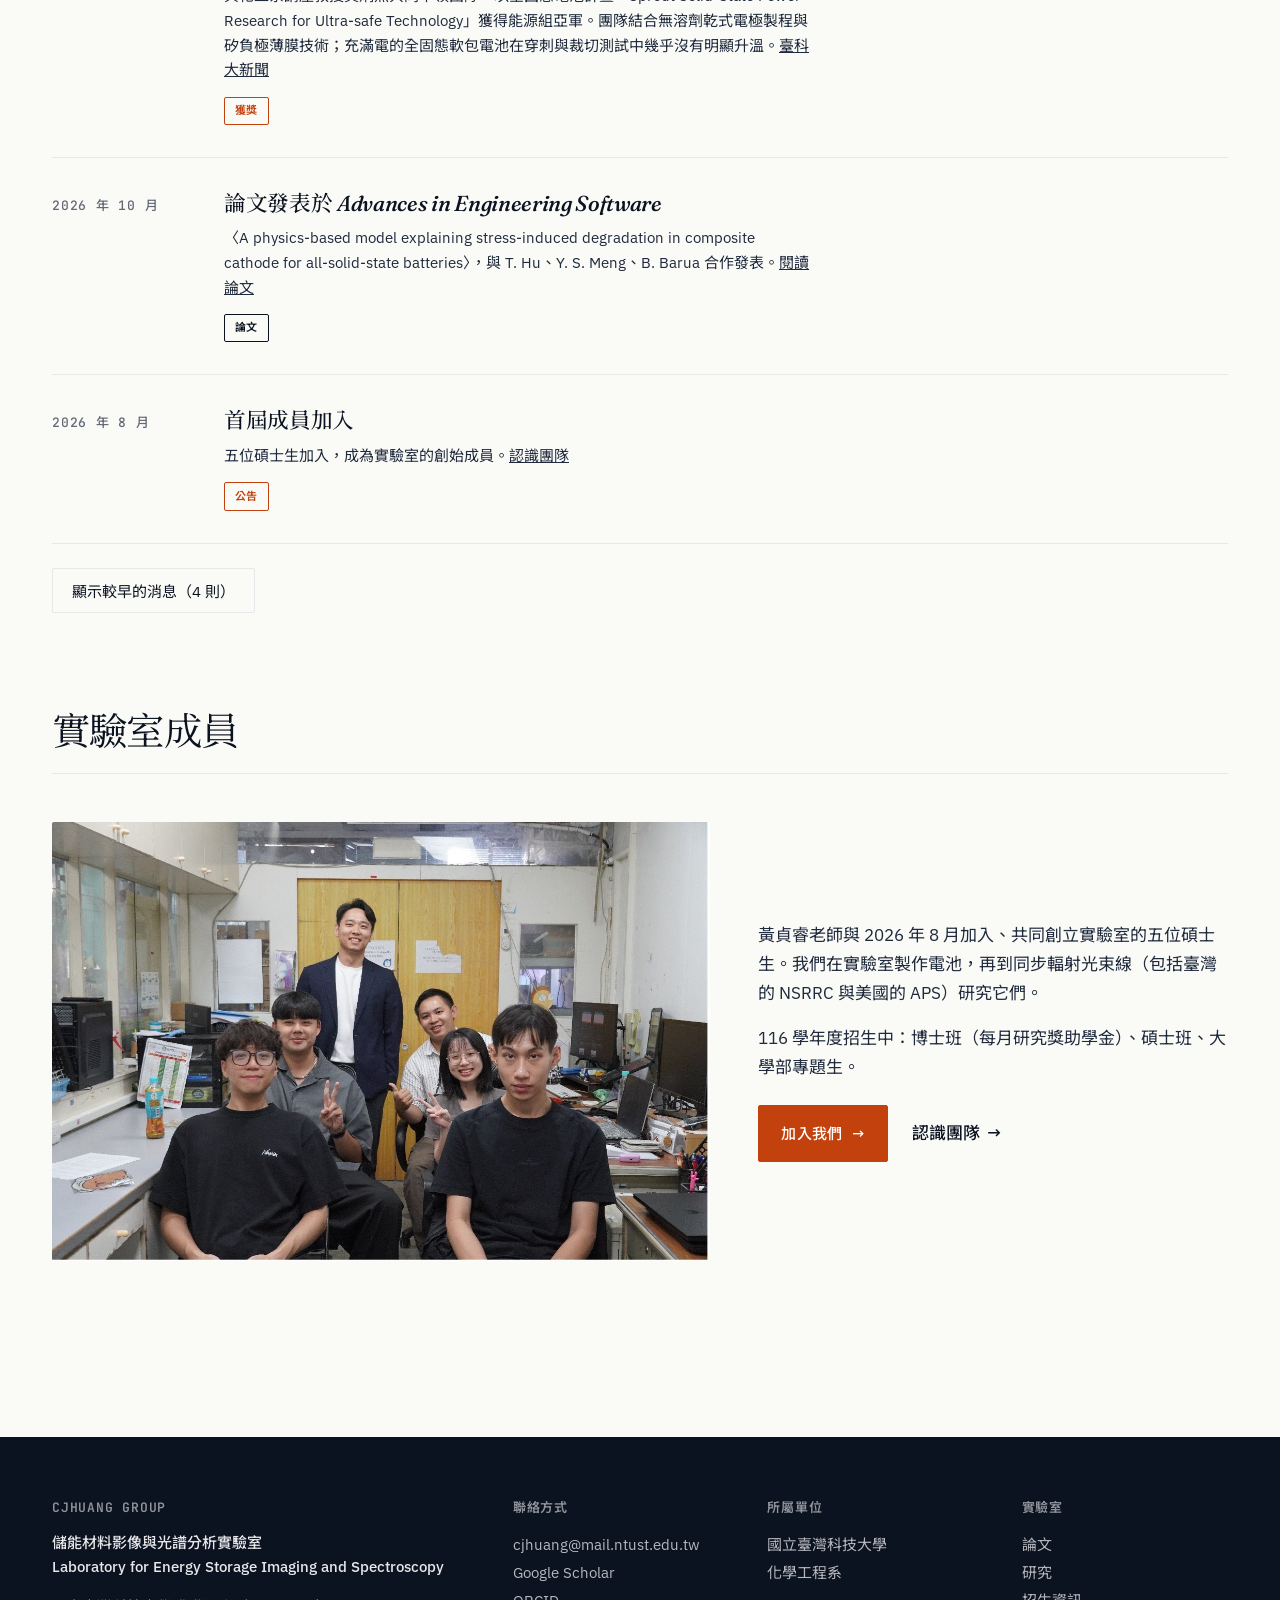
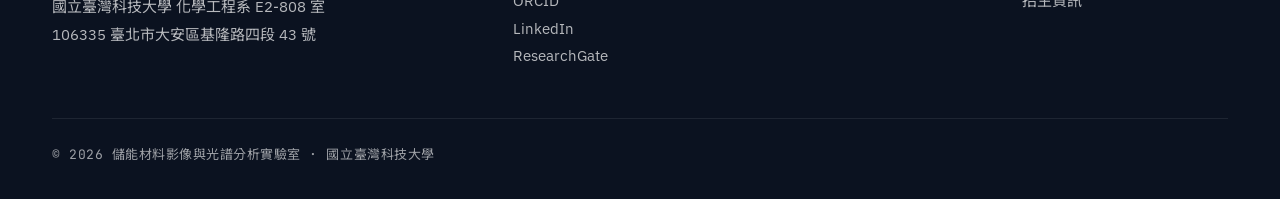
<file: zh/index.html>
<!DOCTYPE html>
<html lang="zh-Hant">
<head>
    <meta charset="UTF-8">
    <meta name="viewport" content="width=device-width, initial-scale=1.0">
    <title>CJHuang Group · 儲能材料影像與光譜分析實驗室</title>
    <meta name="description" content="以影像與光譜技術即時解析全固態電池的運作機制。國立臺灣科技大學化學工程系黃貞睿助理教授研究團隊。">
    <link rel="canonical" href="https://bencjhuang.github.io/zh/">
    <link rel="alternate" hreflang="en" href="https://bencjhuang.github.io/">
    <link rel="alternate" hreflang="zh-Hant" href="https://bencjhuang.github.io/zh/">
    <link rel="alternate" hreflang="x-default" href="https://bencjhuang.github.io/">

    <!-- Open Graph / social cards -->
    <meta property="og:type" content="website">
    <meta property="og:locale" content="zh_TW">
    <meta property="og:title" content="CJHuang Group · 儲能材料影像與光譜分析實驗室">
    <meta property="og:description" content="以影像與光譜技術即時解析全固態電池的運作機制。國立臺灣科技大學化學工程系。">
    <meta property="og:image" content="https://bencjhuang.github.io/image/og-default.jpg">
    <meta property="og:url" content="https://bencjhuang.github.io/zh/">
    <meta property="og:site_name" content="CJHuang Group">
    <meta name="twitter:card" content="summary_large_image">
    <meta name="twitter:title" content="CJHuang Group · 國立臺灣科技大學">
    <meta name="twitter:description" content="以影像與光譜技術即時解析全固態電池的運作機制。">
    <meta name="twitter:image" content="https://bencjhuang.github.io/image/og-default.jpg">

    <link rel="preconnect" href="https://fonts.googleapis.com">
    <link rel="preconnect" href="https://fonts.gstatic.com" crossorigin>
    <link href="https://fonts.googleapis.com/css2?family=Fraunces:ital,opsz,wght@0,9..144,300..600;1,9..144,300..500&family=IBM+Plex+Sans:ital,wght@0,300;0,400;0,500;0,600;0,700;1,400&family=JetBrains+Mono:wght@400;500;600&family=Noto+Sans+TC:wght@400;500;700&family=Noto+Serif+TC:wght@400;500;600&display=swap" rel="stylesheet">
    <link rel="stylesheet" href="../styles.css">
    <link rel="preload" as="image" href="../image/hero-beamline.jpg">
</head>
<body>
    <a class="skip-link" href="#main-content">跳至主要內容</a>
    <!-- ── Navigation ───────────────────────────────────── -->
    <nav id="navbar">
        <div class="nav-container">
            <a href="index.html" class="logo">
                <div class="logo-main">CJHuang Group</div>
                <div class="logo-sub">國立臺灣科技大學</div>
            </a>
            <ul class="nav-links">
                <li><a href="index.html" class="active">首頁</a></li>
                <li><a href="research.html">研究</a></li>
                <li><a href="people.html">成員</a></li>
                <li><a href="../publications.html">論文</a></li>
                <li><a href="../equipment.html">設備</a></li>
                <li><a href="../lab.html">3D 實驗室</a></li>
                <li><a href="../gallery.html">相簿</a></li>
                <li><a href="join.html">加入我們</a></li>
                <li class="nav-lang"><a href="../index.html" lang="en" hreflang="en">EN</a></li>
            </ul>
            <button class="hamburger" id="hamburger" aria-label="開啟選單">
                <span></span><span></span><span></span>
            </button>
        </div>
    </nav>

    <div class="mobile-menu" id="mobile-menu">
        <a href="index.html" class="active">首頁</a>
        <a href="research.html">研究</a>
        <a href="people.html">成員</a>
        <a href="../publications.html">論文</a>
        <a href="../equipment.html">設備</a>
        <a href="../lab.html">3D 實驗室</a>
        <a href="../gallery.html">相簿</a>
        <a href="join.html">加入我們</a>
        <a href="../index.html" class="mobile-lang" lang="en" hreflang="en">English</a>
    </div>

    <!-- ── Hero ─────────────────────────────────────────── -->
    <section class="hero" aria-label="簡介">
        <div class="hero-media" role="img" aria-label="同步輻射光束線控制室"></div>
        <div class="hero-overlay"></div>
        <div class="hero-content">
            <div class="hero-eyebrow">儲能材料影像與光譜分析實驗室</div>
            <h1>以影像與光譜，<br><em>即時解析全固態電池的運作機制。</em></h1>
            <div class="hero-meta">
                <span class="meta-item">國立臺灣科技大學</span>
                <span class="dot" aria-hidden="true">·</span>
                <span class="meta-item">化學工程系</span>
                <span class="dot" aria-hidden="true">·</span>
                <span class="meta-item">成立於 2026 年 8 月</span>
            </div>
            <div class="hero-actions">
                <a href="research.html" class="btn btn-primary">
                    探索研究
                    <span class="btn-arrow" aria-hidden="true">→</span>
                </a>
                <a href="join.html" class="btn btn-ghost">
                    加入我們
                    <span class="btn-arrow" aria-hidden="true">→</span>
                </a>
            </div>
            <p class="hero-recruit">
                <a href="join.html">116 學年度招生中：博士班（每月研究獎助學金）、碩士班、大學部專題生 <span aria-hidden="true">→</span></a>
            </p>
        </div>
    </section>

    <main id="main-content">
        <!-- ── Mission ──────────────────────────────────── -->
        <section id="mission">
            <div class="section-header">
                <h2>我們的研究</h2>
            </div>
            <div class="mission-content">
                <p class="lead-text">
                    儲能材料影像與光譜分析實驗室（CJHuang Group）致力於連結基礎材料科學與實際儲能應用，開發新世代電池化學體系，聚焦於<strong>全固態電池</strong>與<strong>無負極鋰金屬電池</strong>。
                </p>
                <p class="lead-text">
                    本實驗室的特色在於將先進的多尺度分析技術與材料開發緊密結合。我們運用臨場（<em>operando</em>）光譜與三維 X 光斷層掃描，<strong>直接觀察電化學界面的演變過程</strong>，將失效機制的觀察轉化為設計準則。
                </p>
            </div>

            <!-- Research preview cards -->
            <div class="research-grid">
                <article class="research-card">
                    <div class="research-image research-image--zoom">
                        <img loading="lazy" decoding="async" src="../image/research-assb.jpg" alt="全固態電池測試治具的 3D 渲染圖"
                             onerror="this.style.display='none'; this.parentElement.classList.add('img-fallback')">
                    </div>
                    <div class="research-content">
                        <h3><a class="card-link" href="research.html#assb">全固態電池</a></h3>
                        <p>為更安全、更高能量密度的電池設計電極與電解質架構，並透過界面工程延長電池壽命。</p>
                    </div>
                </article>

                <article class="research-card">
                    <div class="research-image">
                        <img loading="lazy" decoding="async" src="../image/research-anodefree.jpg" alt="Li||Li、Li||Cu、正極||Li 與正極||Cu 電池架構比較及其分析特徵"
                             onerror="this.style.display='none'; this.parentElement.classList.add('img-fallback')">
                    </div>
                    <div class="research-content">
                        <h3><a class="card-link" href="research.html#anode-free">無負極鋰金屬電池</a></h3>
                        <p>不使用負極活性材料，鋰金屬在首次充電時直接沉積於集流體上。我們設計電池與電解質，讓鋰均勻沉積、可逆剝除。</p>
                    </div>
                </article>

                <article class="research-card">
                    <div class="research-image">
                        <img loading="lazy" decoding="async" src="../image/research-operando-xrd.jpg" alt="臨場 X 光繞射鈕扣電池的分解圖：Kapton 窗片、銅箔、隔離膜、O 型環、鋅、墊片與彈簧，X 光穿透電池"
                             onerror="this.style.display='none'; this.parentElement.classList.add('img-fallback')">
                    </div>
                    <div class="research-content">
                        <h3><a class="card-link" href="research.html#operando">臨場與原位分析技術</a></h3>
                        <p>即時觀察反應進行：在電池實際運作下，進行同步輻射 X 光光譜與繞射分析。</p>
                    </div>
                </article>

                <article class="research-card">
                    <div class="research-image">
                        <img loading="lazy" decoding="async" src="../image/research-xct.jpg?v=2" alt="全固態軟包電池的同步輻射 X 光電腦斷層掃描：µ-Si 負極與複合正極的俯視切片與三維重建"
                             onerror="this.style.display='none'; this.parentElement.classList.add('img-fallback')">
                    </div>
                    <div class="research-content">
                        <h3><a class="card-link" href="research.html#xct">三維 X 光斷層掃描</a></h3>
                        <p>重建運作中電池的內部結構：解析失效模式與微結構形貌，並回饋於電池設計。</p>
                    </div>
                </article>
            </div>
        </section>

        <!-- ── Inside a working cell (XCT before/after) ─── -->
        <section id="inside" class="inside-band">
            <div class="section-header">
                <h2>看見電池內部</h2>
            </div>
            <p class="inside-lead">全固態軟包電池中 µ-Si 負極的俯視 X 光斷層切片：組裝後與循環後。拖曳分隔線比較：原本分布均勻的顆粒，循環後形成泥裂紋狀的裂紋網絡。以非破壞、三維的方式看見失效，才能把觀察轉化為設計準則。 <a href="research.html#xct" class="btn-link">我們如何拍攝電池內部 <span class="btn-arrow" aria-hidden="true">→</span></a></p>
            <figure class="compare">
                <div class="compare-frame">
                    <img class="compare-img" src="../image/xct-si-cycled.jpg" loading="lazy" decoding="async"
                         alt="循環後 µ-Si 負極的俯視 XCT 切片，可見泥裂紋狀的裂紋網絡">
                    <div class="compare-before">
                        <img class="compare-img" src="../image/xct-si-assembled.jpg" loading="lazy" decoding="async"
                             alt="組裝後 µ-Si 負極的俯視 XCT 切片，顆粒分布均勻">
                    </div>
                    <span class="compare-label compare-label--before">組裝後</span>
                    <span class="compare-label compare-label--after">循環後</span>
                    <div class="compare-handle" aria-hidden="true"></div>
                    <input class="compare-range" type="range" min="0" max="100" value="50"
                           aria-label="分隔線位置：左側為組裝後的負極，右側為循環後的負極">
                </div>
                <figcaption>
                    µ-Si 負極的俯視 XCT 切片影像。比例尺：100 µm。
                    <span lang="en">Adapted with permission from Huang et al., ACS Energy Lett. 2025. © 2025 American Chemical Society.</span>
                </figcaption>
            </figure>
        </section>

        <!-- ── News ─────────────────────────────────────── -->
        <section id="news">
            <div class="section-header">
                <h2>新聞與動態</h2>
            </div>

            <div class="news-filter">
                <label for="news-category-filter">篩選</label>
                <select id="news-category-filter">
                    <option value="all">全部</option>
                    <option value="announcement">公告</option>
                    <option value="award">獲獎與計畫</option>
                    <option value="publication">論文發表</option>
                </select>
            </div>

            <div class="news-grid" id="news-grid">
                <article class="news-item" data-category="award">
                    <div class="news-date">2026 年 10 月</div>
                    <div>
                        <h3>入選全球前 2% 頂尖科學家（2026 年度榜）</h3>
                        <p>黃貞睿助理教授首度入選美國史丹佛大學與 Elsevier 公布的「年度科學影響力排行榜」，為到任臺科大第一年即獲此肯定。<a href="https://www.ntust.edu.tw/p/406-1000-152601,r167.php?Lang=zh-tw" target="_blank" rel="noopener">臺科大新聞</a></p>
                        <span class="badge-cat award">獲獎</span>
                    </div>
                </article>

                <article class="news-item" data-category="award">
                    <div class="news-date">2026 年 10 月</div>
                    <div>
                        <h3>2026 Net Zero Tech 淨零排放科技國際競賽能源組亞軍</h3>
                        <p>與化工系講座教授黃炳照共同率領團隊，以全固態電池計畫「Sprout Solid-State Power Research for Ultra-safe Technology」獲得能源組亞軍。團隊結合無溶劑乾式電極製程與矽負極薄膜技術；充滿電的全固態軟包電池在穿刺與裁切測試中幾乎沒有明顯升溫。<a href="https://www.ntust.edu.tw/p/406-1000-152487,r167.php?Lang=zh-tw" target="_blank" rel="noopener">臺科大新聞</a></p>
                        <span class="badge-cat award">獲獎</span>
                    </div>
                </article>

                <article class="news-item" data-category="publication">
                    <div class="news-date">2026 年 10 月</div>
                    <div>
                        <h3>論文發表於 <i>Advances in Engineering Software</i></h3>
                        <p>〈A physics-based model explaining stress-induced degradation in composite cathode for all-solid-state batteries〉，與 T. Hu、Y. S. Meng、B. Barua 合作發表。<a href="https://doi.org/10.1016/j.advengsoft.2026.104279" target="_blank" rel="noopener">閱讀論文</a></p>
                        <span class="badge-cat pub-label">論文</span>
                    </div>
                </article>

                <article class="news-item" data-category="announcement">
                    <div class="news-date">2026 年 8 月</div>
                    <div>
                        <h3>首屆成員加入</h3>
                        <p>五位碩士生加入，成為實驗室的創始成員。<a href="people.html">認識團隊</a></p>
                        <span class="badge-cat announcement">公告</span>
                    </div>
                </article>

                <article class="news-item news-item--older" data-category="award">
                    <div class="news-date">2026 年 8 月</div>
                    <div>
                        <h3>獲選教育部玉山青年學者</h3>
                        <p>黃貞睿助理教授獲選為教育部玉山青年學者（2026–2031）。</p>
                        <span class="badge-cat award">獲獎</span>
                    </div>
                </article>

                <article class="news-item news-item--older" data-category="announcement">
                    <div class="news-date">2026 年 8 月</div>
                    <div>
                        <h3>加入臺科大擔任助理教授</h3>
                        <p>黃貞睿博士加入國立臺灣科技大學化學工程系擔任助理教授，成立研究團隊。</p>
                        <span class="badge-cat announcement">公告</span>
                    </div>
                </article>

                <article class="news-item news-item--older" data-category="announcement">
                    <div class="news-date">2026 年 2 月</div>
                    <div>
                        <h3>實驗室網站上線</h3>
                        <p>研究、成員、論文與招生資訊一站整合。對碩博士班或大學部專題有興趣，歡迎透過「加入我們」頁面與我們聯繫。</p>
                        <span class="badge-cat announcement">公告</span>
                    </div>
                </article>

                <article class="news-item news-item--older" data-category="publication">
                    <div class="news-date">2025 年 1 月</div>
                    <div>
                        <h3>論文發表於 <i>ACS Energy Letters</i></h3>
                        <p>〈X-ray Micro-Computed Tomography for Structural Analysis of All-Solid-State Battery at Pouch Cell Level〉：於軟包電池尺度，完整應用 X 光微電腦斷層掃描分析運作中的全固態電池。<a href="https://doi.org/10.1021/acsenergylett.5c00956" target="_blank" rel="noopener">閱讀論文</a></p>
                        <span class="badge-cat pub-label">論文</span>
                    </div>
                </article>
            </div>
            <button type="button" class="news-more" id="news-more" hidden>顯示較早的消息（4 則）</button>
        </section>

        <!-- ── The group ─────────────────────────────────── -->
        <section id="group" class="group-band">
            <div class="section-header">
                <h2>實驗室成員</h2>
            </div>
            <div class="group-layout">
                <figure class="group-photo">
                    <img loading="lazy" decoding="async" src="../image/group-2026.jpg" width="1274" height="849"
                         alt="黃貞睿老師與實驗室五位創始成員在實驗室的合照">
                </figure>
                <div class="group-text">
                    <p>黃貞睿老師與 2026 年 8 月加入、共同創立實驗室的五位碩士生。我們在實驗室製作電池，再到同步輻射光束線（包括臺灣的 NSRRC 與美國的 APS）研究它們。</p>
                    <p>116 學年度招生中：博士班（每月研究獎助學金）、碩士班、大學部專題生。</p>
                    <div class="group-actions">
                        <a href="join.html" class="btn btn-primary">加入我們 <span class="btn-arrow" aria-hidden="true">→</span></a>
                        <a href="people.html" class="btn-link">認識團隊 <span class="btn-arrow" aria-hidden="true">→</span></a>
                    </div>
                </div>
            </div>
        </section>
    </main>

    <!-- ── Footer ───────────────────────────────────────── -->
    <footer>
        <div class="footer-container">
            <div class="footer-section">
                <h3>CJHuang Group</h3>
                <p class="footer-labname">
                    儲能材料影像與光譜分析實驗室<br>
                    <span lang="en">Laboratory for Energy Storage Imaging and Spectroscopy</span>
                </p>
                <p>
                    國立臺灣科技大學 化學工程系 E2-808 室<br>
                    106335 臺北市大安區基隆路四段 43 號
                </p>
            </div>
            <div class="footer-section">
                <h3>聯絡方式</h3>
                <p>
                    <a href="mailto:cjhuang@mail.ntust.edu.tw">cjhuang@mail.ntust.edu.tw</a>
                </p>
                <p>
                    <a href="https://scholar.google.com/citations?user=fFTtGFAAAAAJ&amp;hl=en" target="_blank" rel="noopener me">Google Scholar</a><br>
                    <a href="https://orcid.org/0000-0001-8338-1424" target="_blank" rel="noopener me">ORCID</a><br>
                    <a href="https://www.linkedin.com/in/chen-jui-ben-huang-b25267a1" target="_blank" rel="noopener me">LinkedIn</a><br>
                    <a href="https://www.researchgate.net/profile/Chen-Jui-Huang" target="_blank" rel="noopener me">ResearchGate</a>
                </p>
            </div>
            <div class="footer-section">
                <h3>所屬單位</h3>
                <p>
                    <a href="https://www.ntust.edu.tw/" target="_blank" rel="noopener">國立臺灣科技大學</a><br>
                    <a href="https://www.ch.ntust.edu.tw/" target="_blank" rel="noopener">化學工程系</a>
                </p>
            </div>
            <div class="footer-section">
                <h3>實驗室</h3>
                <p>
                    <a href="../publications.html">論文</a><br>
                    <a href="research.html">研究</a><br>
                    <a href="join.html">招生資訊</a>
                </p>
            </div>
        </div>
        <div class="footer-bottom">
            © 2026 儲能材料影像與光譜分析實驗室 · 國立臺灣科技大學
        </div>
    </footer>

    <button class="back-to-top" id="back-to-top" aria-label="回到頁首">↑</button>
    <script src="../script.js"></script>
</body>
</html>
</file>
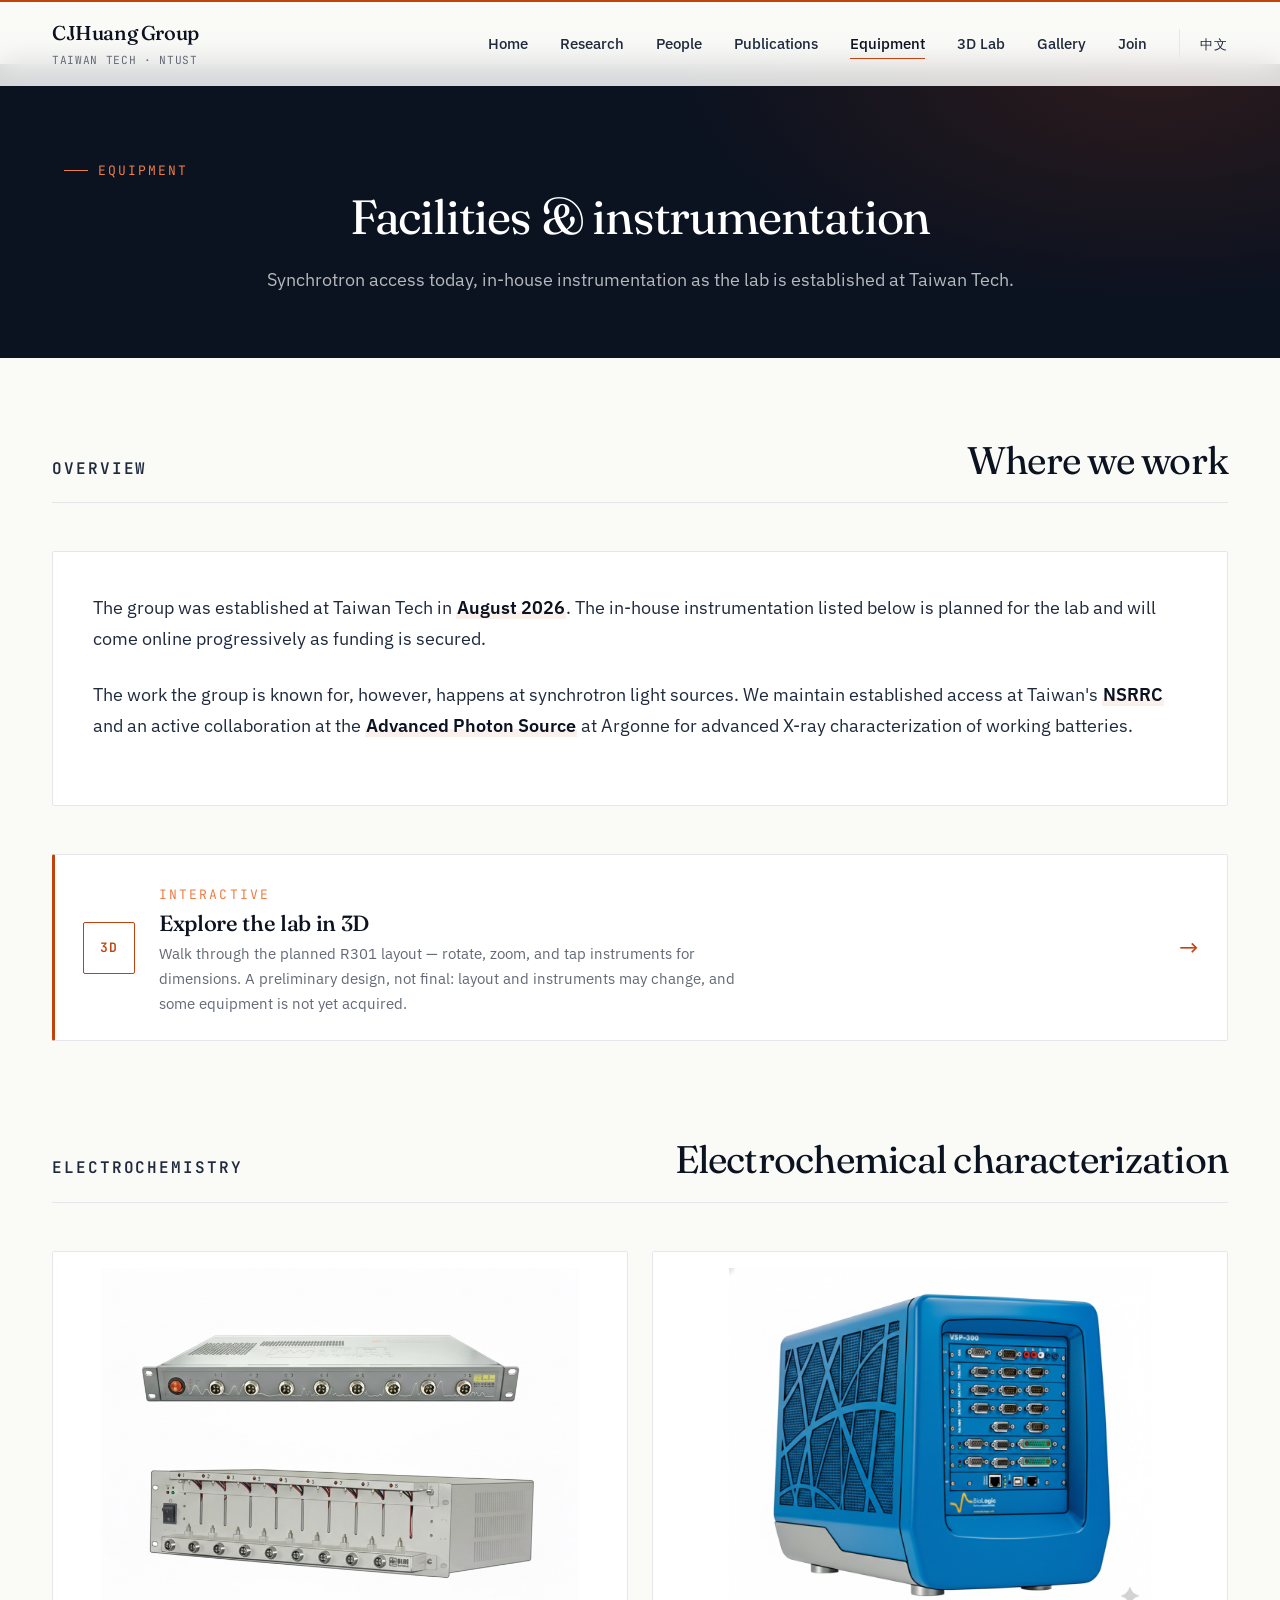
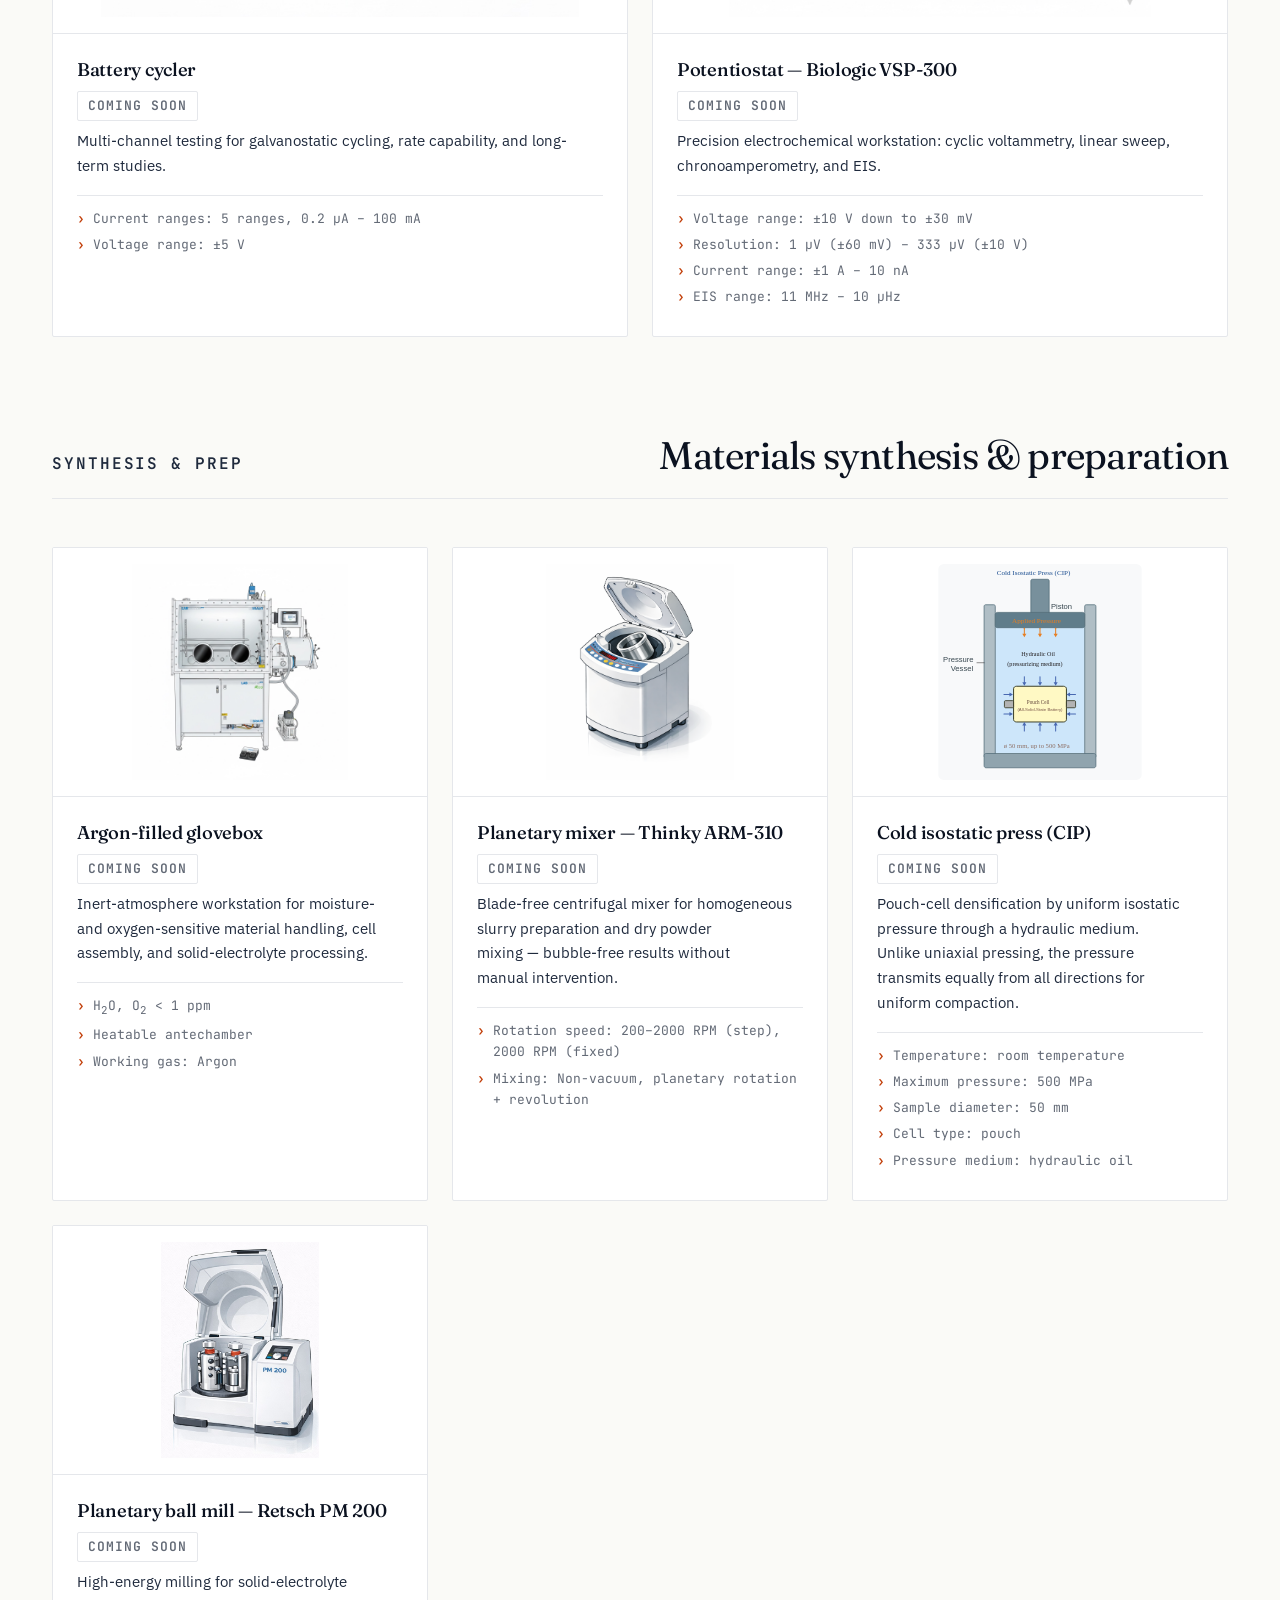
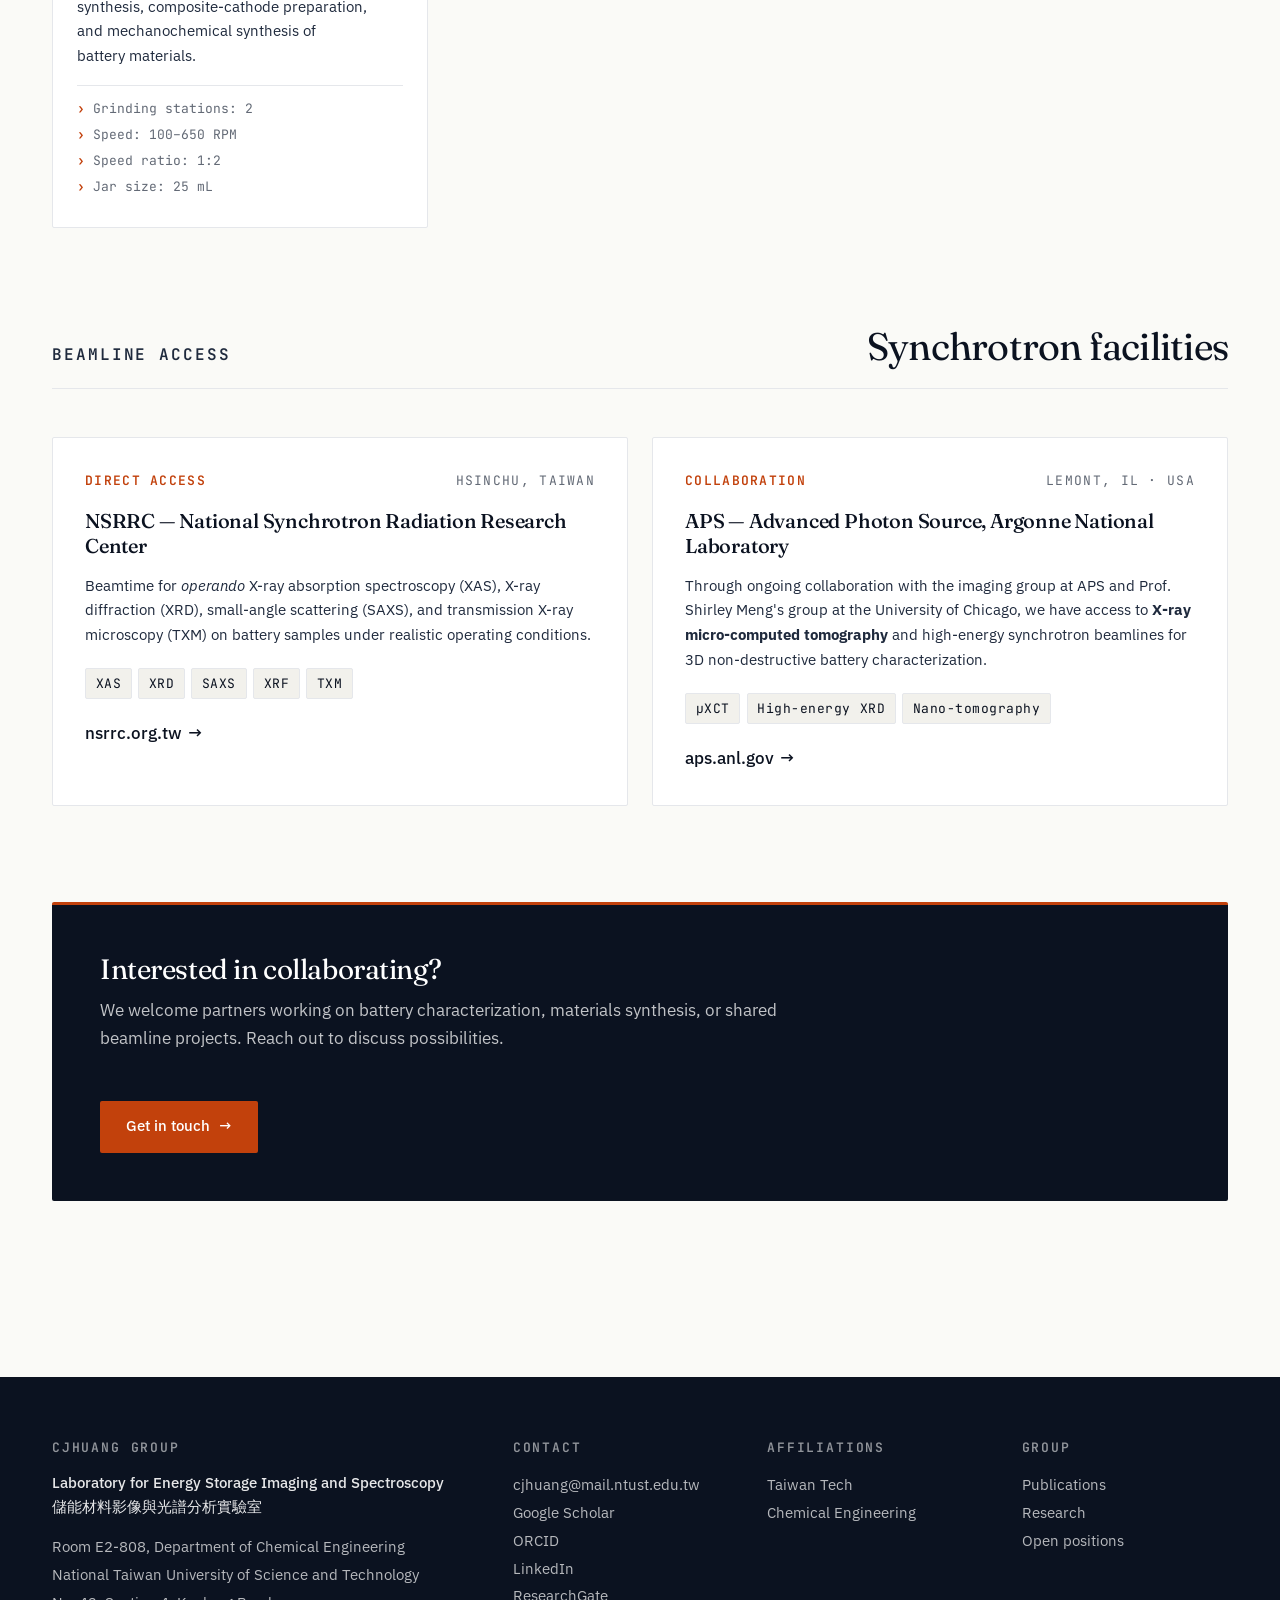
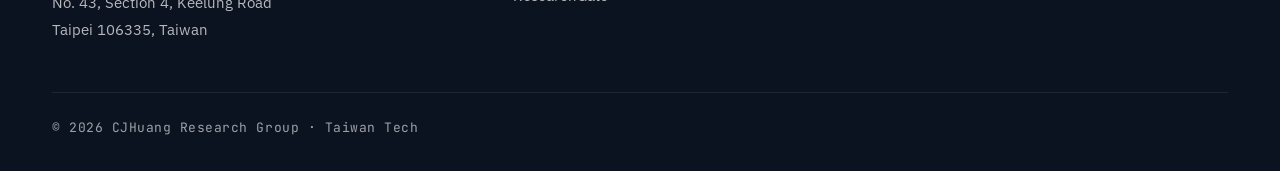
<file: equipment.html>
<!DOCTYPE html>
<html lang="en">
<head>
    <meta charset="UTF-8">
    <meta name="viewport" content="width=device-width, initial-scale=1.0">
    <title>Equipment · CJHuang Group</title>
    <meta name="description" content="Planned in-house instrumentation and synchrotron access at NSRRC and APS for the CJHuang Group at Taiwan Tech.">
    <link rel="canonical" href="https://bencjhuang.github.io/equipment.html">

    <!-- Open Graph / social cards -->
    <meta property="og:type" content="website">
    <meta property="og:title" content="Equipment · CJHuang Group">
    <meta property="og:description" content="Beamline access at NSRRC and the Advanced Photon Source for operando battery characterization, plus planned in-house lab instrumentation.">
    <meta property="og:image" content="https://bencjhuang.github.io/image/og-default.jpg">
    <meta property="og:url" content="https://bencjhuang.github.io/equipment.html">
    <meta property="og:site_name" content="CJHuang Group">
    <meta name="twitter:card" content="summary_large_image">
    <meta name="twitter:title" content="Equipment · CJHuang Group">
    <meta name="twitter:description" content="Synchrotron access at NSRRC and APS · in-house instrumentation at Taiwan Tech.">
    <meta name="twitter:image" content="https://bencjhuang.github.io/image/og-default.jpg">

    <link rel="preconnect" href="https://fonts.googleapis.com">
    <link rel="preconnect" href="https://fonts.gstatic.com" crossorigin>
    <link href="https://fonts.googleapis.com/css2?family=Fraunces:ital,opsz,wght@0,9..144,300..600;1,9..144,300..500&family=IBM+Plex+Sans:ital,wght@0,300;0,400;0,500;0,600;0,700;1,400&family=JetBrains+Mono:wght@400;500;600&display=swap" rel="stylesheet">
    <link rel="stylesheet" href="styles.css">
</head>
<body>
    <a class="skip-link" href="#main-content">Skip to content</a>
    <div class="read-progress" aria-hidden="true"></div>
    <nav id="navbar">
        <div class="nav-container">
            <a href="index.html" class="logo">
                <div class="logo-main">CJHuang Group</div>
                <div class="logo-sub">Taiwan Tech · NTUST</div>
            </a>
            <ul class="nav-links">
                <li><a href="index.html">Home</a></li>
                <li><a href="research.html">Research</a></li>
                <li><a href="people.html">People</a></li>
                <li><a href="publications.html">Publications</a></li>
                <li><a href="equipment.html" class="active">Equipment</a></li>
                <li><a href="lab.html">3D Lab</a></li>
                <li><a href="gallery.html">Gallery</a></li>
                <li><a href="join.html">Join</a></li>
                <li class="nav-lang"><a href="zh/index.html" lang="zh-Hant" hreflang="zh-Hant">中文</a></li>
            </ul>
            <button class="hamburger" id="hamburger" aria-label="Toggle navigation menu">
                <span></span><span></span><span></span>
            </button>
        </div>
    </nav>
    <div class="mobile-menu" id="mobile-menu">
        <a href="index.html">Home</a>
        <a href="research.html">Research</a>
        <a href="people.html">People</a>
        <a href="publications.html">Publications</a>
        <a href="equipment.html" class="active">Equipment</a>
        <a href="lab.html">3D Lab</a>
        <a href="gallery.html">Gallery</a>
        <a href="join.html">Join</a>
        <a href="zh/index.html" class="mobile-lang" lang="zh-Hant" hreflang="zh-Hant">中文</a>
    </div>

    <header class="page-header">
        <span class="page-eyebrow">Equipment</span>
        <h1>Facilities &amp; instrumentation</h1>
        <p>Synchrotron access today, in-house instrumentation as the lab is established at Taiwan Tech.</p>
    </header>

    <main id="main-content">
        <!-- ── Overview ────────────────────────────────────── -->
        <section>
            <div class="section-header">
                <span class="section-eyebrow">Overview</span>
                <h2>Where we work</h2>
            </div>
            <div class="content-block">
                <p class="lead-text">
                    The group was established at Taiwan Tech in <strong>August 2026</strong>. The in-house
                    instrumentation listed below is planned for the lab and will come online progressively
                    as funding is secured.
                </p>
                <p class="lead-text">
                    The work the group is known for, however, happens at synchrotron light sources. We
                    maintain established access at Taiwan's <strong>NSRRC</strong> and an active
                    collaboration at the <strong>Advanced Photon Source</strong> at Argonne for advanced
                    X-ray characterization of working batteries.
                </p>
            </div>
            <a class="lab-tour" href="lab.html">
                <span class="lab-tour-glyph">3D</span>
                <span class="lab-tour-body">
                    <span class="lab-tour-eyebrow">Interactive</span>
                    <h3>Explore the lab in 3D</h3>
                    <p>Walk through the planned R301 layout — rotate, zoom, and tap instruments for dimensions. A preliminary design, not final: layout and instruments may change, and some equipment is not yet acquired.</p>
                </span>
                <span class="lab-tour-arrow" aria-hidden="true">→</span>
            </a>
        </section>

        <!-- ── Electrochemical characterization ─────────────── -->
        <section>
            <div class="section-header">
                <span class="section-eyebrow">Electrochemistry</span>
                <h2>Electrochemical characterization</h2>
            </div>

            <div class="equipment-grid">
                <div class="equipment-card">
                    <div class="equipment-image"><img loading="lazy" decoding="async" src="image/g-cycler.jpg" alt="Battery cycler"></div>
                    <div class="equipment-info">
                        <h3>Battery cycler</h3>
                        <span class="equipment-status coming-soon">Coming soon</span>
                        <p>Multi-channel testing for galvanostatic cycling, rate capability, and long-term studies.</p>
                        <ul class="equipment-specs">
                            <li>Current ranges: 5 ranges, 0.2 µA – 100 mA</li>
                            <li>Voltage range: ±5 V</li>
                        </ul>
                    </div>
                </div>

                <div class="equipment-card">
                    <div class="equipment-image"><img loading="lazy" decoding="async" src="image/g-vsp300.jpg" alt="Biologic VSP-300 potentiostat"></div>
                    <div class="equipment-info">
                        <h3>Potentiostat — Biologic VSP-300</h3>
                        <span class="equipment-status coming-soon">Coming soon</span>
                        <p>Precision electrochemical workstation: cyclic voltammetry, linear sweep, chronoamperometry, and EIS.</p>
                        <ul class="equipment-specs">
                            <li>Voltage range: ±10 V down to ±30 mV</li>
                            <li>Resolution: 1 µV (±60 mV) – 333 µV (±10 V)</li>
                            <li>Current range: ±1 A – 10 nA</li>
                            <li>EIS range: 11 MHz – 10 µHz</li>
                        </ul>
                    </div>
                </div>
            </div>
        </section>

        <!-- ── Materials synthesis & preparation ────────────── -->
        <section>
            <div class="section-header">
                <span class="section-eyebrow">Synthesis &amp; prep</span>
                <h2>Materials synthesis &amp; preparation</h2>
            </div>

            <div class="equipment-grid">
                <div class="equipment-card">
                    <div class="equipment-image"><img loading="lazy" decoding="async" src="image/g-gb.jpg" alt="Argon-filled glovebox"></div>
                    <div class="equipment-info">
                        <h3>Argon-filled glovebox</h3>
                        <span class="equipment-status coming-soon">Coming soon</span>
                        <p>Inert-atmosphere workstation for moisture- and oxygen-sensitive material handling, cell assembly, and solid-electrolyte processing.</p>
                        <ul class="equipment-specs">
                            <li>H<sub>2</sub>O, O<sub>2</sub> &lt; 1 ppm</li>
                            <li>Heatable antechamber</li>
                            <li>Working gas: Argon</li>
                        </ul>
                    </div>
                </div>

                <div class="equipment-card">
                    <div class="equipment-image"><img loading="lazy" decoding="async" src="image/thinky.png" alt="Thinky ARM-310 planetary mixer"></div>
                    <div class="equipment-info">
                        <h3>Planetary mixer — Thinky ARM-310</h3>
                        <span class="equipment-status coming-soon">Coming soon</span>
                        <p>Blade-free centrifugal mixer for homogeneous slurry preparation and dry powder mixing — bubble-free results without manual intervention.</p>
                        <ul class="equipment-specs">
                            <li>Rotation speed: 200–2000 RPM (step), 2000 RPM (fixed)</li>
                            <li>Mixing: Non-vacuum, planetary rotation + revolution</li>
                        </ul>
                    </div>
                </div>

                <div class="equipment-card">
                    <div class="equipment-image"><img loading="lazy" decoding="async" src="image/cip.svg" alt="Cold isostatic press schematic"></div>
                    <div class="equipment-info">
                        <h3>Cold isostatic press (CIP)</h3>
                        <span class="equipment-status coming-soon">Coming soon</span>
                        <p>Pouch-cell densification by uniform isostatic pressure through a hydraulic medium. Unlike uniaxial pressing, the pressure transmits equally from all directions for uniform compaction.</p>
                        <ul class="equipment-specs">
                            <li>Temperature: room temperature</li>
                            <li>Maximum pressure: 500 MPa</li>
                            <li>Sample diameter: 50 mm</li>
                            <li>Cell type: pouch</li>
                            <li>Pressure medium: hydraulic oil</li>
                        </ul>
                    </div>
                </div>

                <div class="equipment-card">
                    <div class="equipment-image"><img loading="lazy" decoding="async" src="image/pm200.jpg" alt="Retsch PM 200 planetary ball mill"></div>
                    <div class="equipment-info">
                        <h3>Planetary ball mill — Retsch PM 200</h3>
                        <span class="equipment-status coming-soon">Coming soon</span>
                        <p>High-energy milling for solid-electrolyte synthesis, composite-cathode preparation, and mechanochemical synthesis of battery materials.</p>
                        <ul class="equipment-specs">
                            <li>Grinding stations: 2</li>
                            <li>Speed: 100–650 RPM</li>
                            <li>Speed ratio: 1:2</li>
                            <li>Jar size: 25 mL</li>
                        </ul>
                    </div>
                </div>
            </div>
        </section>

        <!-- ── Synchrotron & external facilities ───────────── -->
        <section>
            <div class="section-header">
                <span class="section-eyebrow">Beamline access</span>
                <h2>Synchrotron facilities</h2>
            </div>

            <div class="facility-grid">
                <article class="facility-card">
                    <div class="facility-meta">
                        <span class="facility-status">Direct access</span>
                        <span class="facility-loc">Hsinchu, Taiwan</span>
                    </div>
                    <h3>NSRRC — National Synchrotron Radiation Research Center</h3>
                    <p>
                        Beamtime for <i>operando</i> X-ray absorption spectroscopy (XAS), X-ray diffraction
                        (XRD), small-angle scattering (SAXS), and transmission X-ray microscopy (TXM) on
                        battery samples under realistic operating conditions.
                    </p>
                    <ul class="facility-techs">
                        <li>XAS</li><li>XRD</li><li>SAXS</li><li>XRF</li><li>TXM</li>
                    </ul>
                    <a href="https://www.nsrrc.org.tw/english/" target="_blank" rel="noopener" class="btn-link">
                        nsrrc.org.tw <span class="btn-arrow" aria-hidden="true">→</span>
                    </a>
                </article>

                <article class="facility-card">
                    <div class="facility-meta">
                        <span class="facility-status">Collaboration</span>
                        <span class="facility-loc">Lemont, IL · USA</span>
                    </div>
                    <h3>APS — Advanced Photon Source, Argonne National Laboratory</h3>
                    <p>
                        Through ongoing collaboration with the imaging group at APS and Prof. Shirley Meng's
                        group at the University of Chicago, we have access to
                        <strong>X-ray micro-computed tomography</strong> and high-energy synchrotron
                        beamlines for 3D non-destructive battery characterization.
                    </p>
                    <ul class="facility-techs">
                        <li>µXCT</li><li>High-energy XRD</li><li>Nano-tomography</li>
                    </ul>
                    <a href="https://www.aps.anl.gov/" target="_blank" rel="noopener" class="btn-link">
                        aps.anl.gov <span class="btn-arrow" aria-hidden="true">→</span>
                    </a>
                </article>
            </div>
        </section>

        <!-- ── Collaborate CTA ─────────────────────────────── -->
        <section>
            <div class="join-cta">
                <h2>Interested in collaborating?</h2>
                <p>
                    We welcome partners working on battery characterization, materials synthesis,
                    or shared beamline projects. Reach out to discuss possibilities.
                </p>
                <a href="join.html" class="cta-button">
                    Get in touch
                    <span class="btn-arrow" aria-hidden="true">→</span>
                </a>
            </div>
        </section>
    </main>

    <footer>
        <div class="footer-container">
            <div class="footer-section">
                <h3>CJHuang Group</h3>
                <p class="footer-labname">
                    Laboratory for Energy Storage Imaging and Spectroscopy<br>
                    <span lang="zh-Hant">儲能材料影像與光譜分析實驗室</span>
                </p>
                <p>
                    Room E2-808, Department of Chemical Engineering<br>
                    National Taiwan University of Science and Technology<br>
                    No. 43, Section 4, Keelung Road<br>
                    Taipei 106335, Taiwan
                </p>
            </div>
            <div class="footer-section">
                <h3>Contact</h3>
                <p><a href="mailto:cjhuang@mail.ntust.edu.tw">cjhuang@mail.ntust.edu.tw</a></p>
                <p>
                    <a href="https://scholar.google.com/citations?user=fFTtGFAAAAAJ&amp;hl=en" target="_blank" rel="noopener me">Google Scholar</a><br>
                    <a href="https://orcid.org/0000-0001-8338-1424" target="_blank" rel="noopener me">ORCID</a><br>
                    <a href="https://www.linkedin.com/in/chen-jui-ben-huang-b25267a1" target="_blank" rel="noopener me">LinkedIn</a><br>
                    <a href="https://www.researchgate.net/profile/Chen-Jui-Huang" target="_blank" rel="noopener me">ResearchGate</a>
                </p>
            </div>
            <div class="footer-section">
                <h3>Affiliations</h3>
                <p>
                    <a href="https://www.ntust.edu.tw/index.php?Lang=en" target="_blank" rel="noopener">Taiwan Tech</a><br>
                    <a href="https://en.ch.ntust.edu.tw/" target="_blank" rel="noopener">Chemical Engineering</a>
                </p>
            </div>
            <div class="footer-section">
                <h3>Group</h3>
                <p>
                    <a href="publications.html">Publications</a><br>
                    <a href="research.html">Research</a><br>
                    <a href="join.html">Open positions</a>
                </p>
            </div>
        </div>
        <div class="footer-bottom">
            © 2026 CJHuang Research Group · Taiwan Tech
        </div>
    </footer>

    <button class="back-to-top" id="back-to-top" aria-label="Back to top">↑</button>
    <script src="script.js"></script>
</body>
</html>
</file>
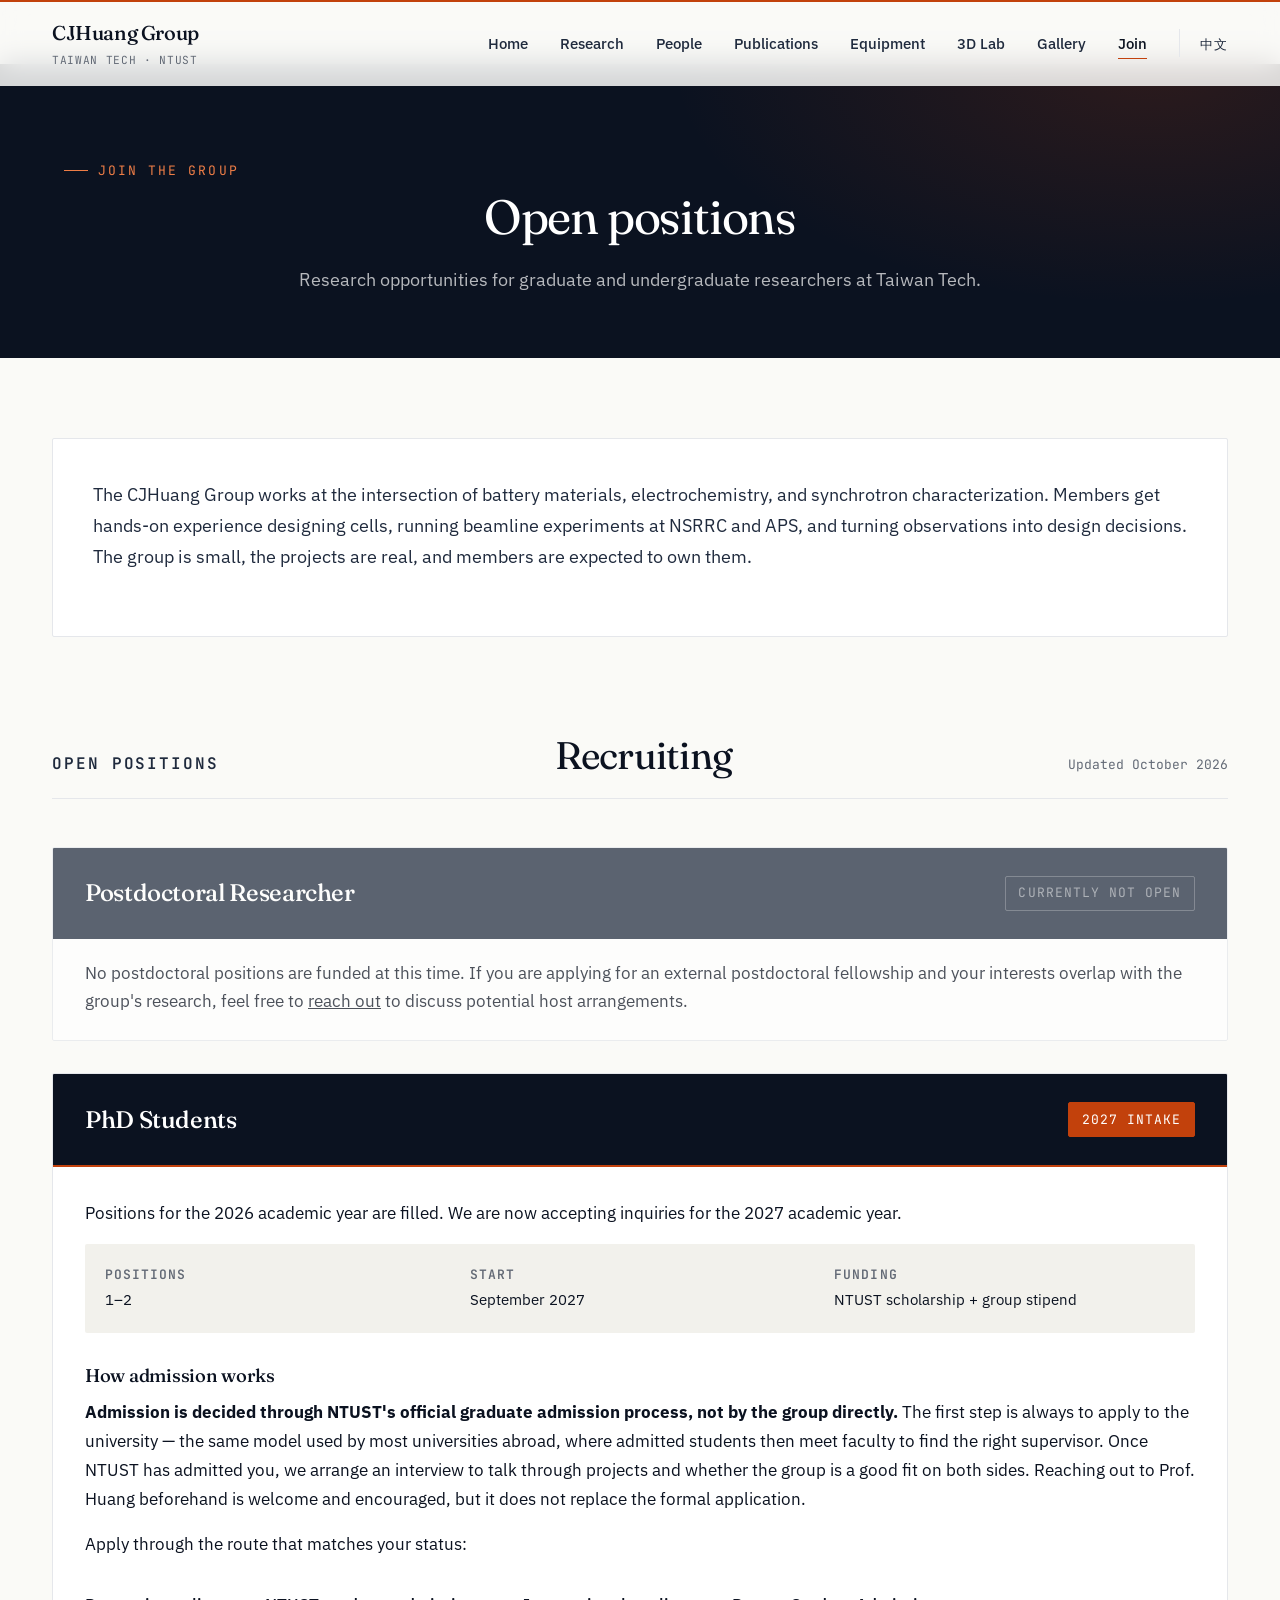
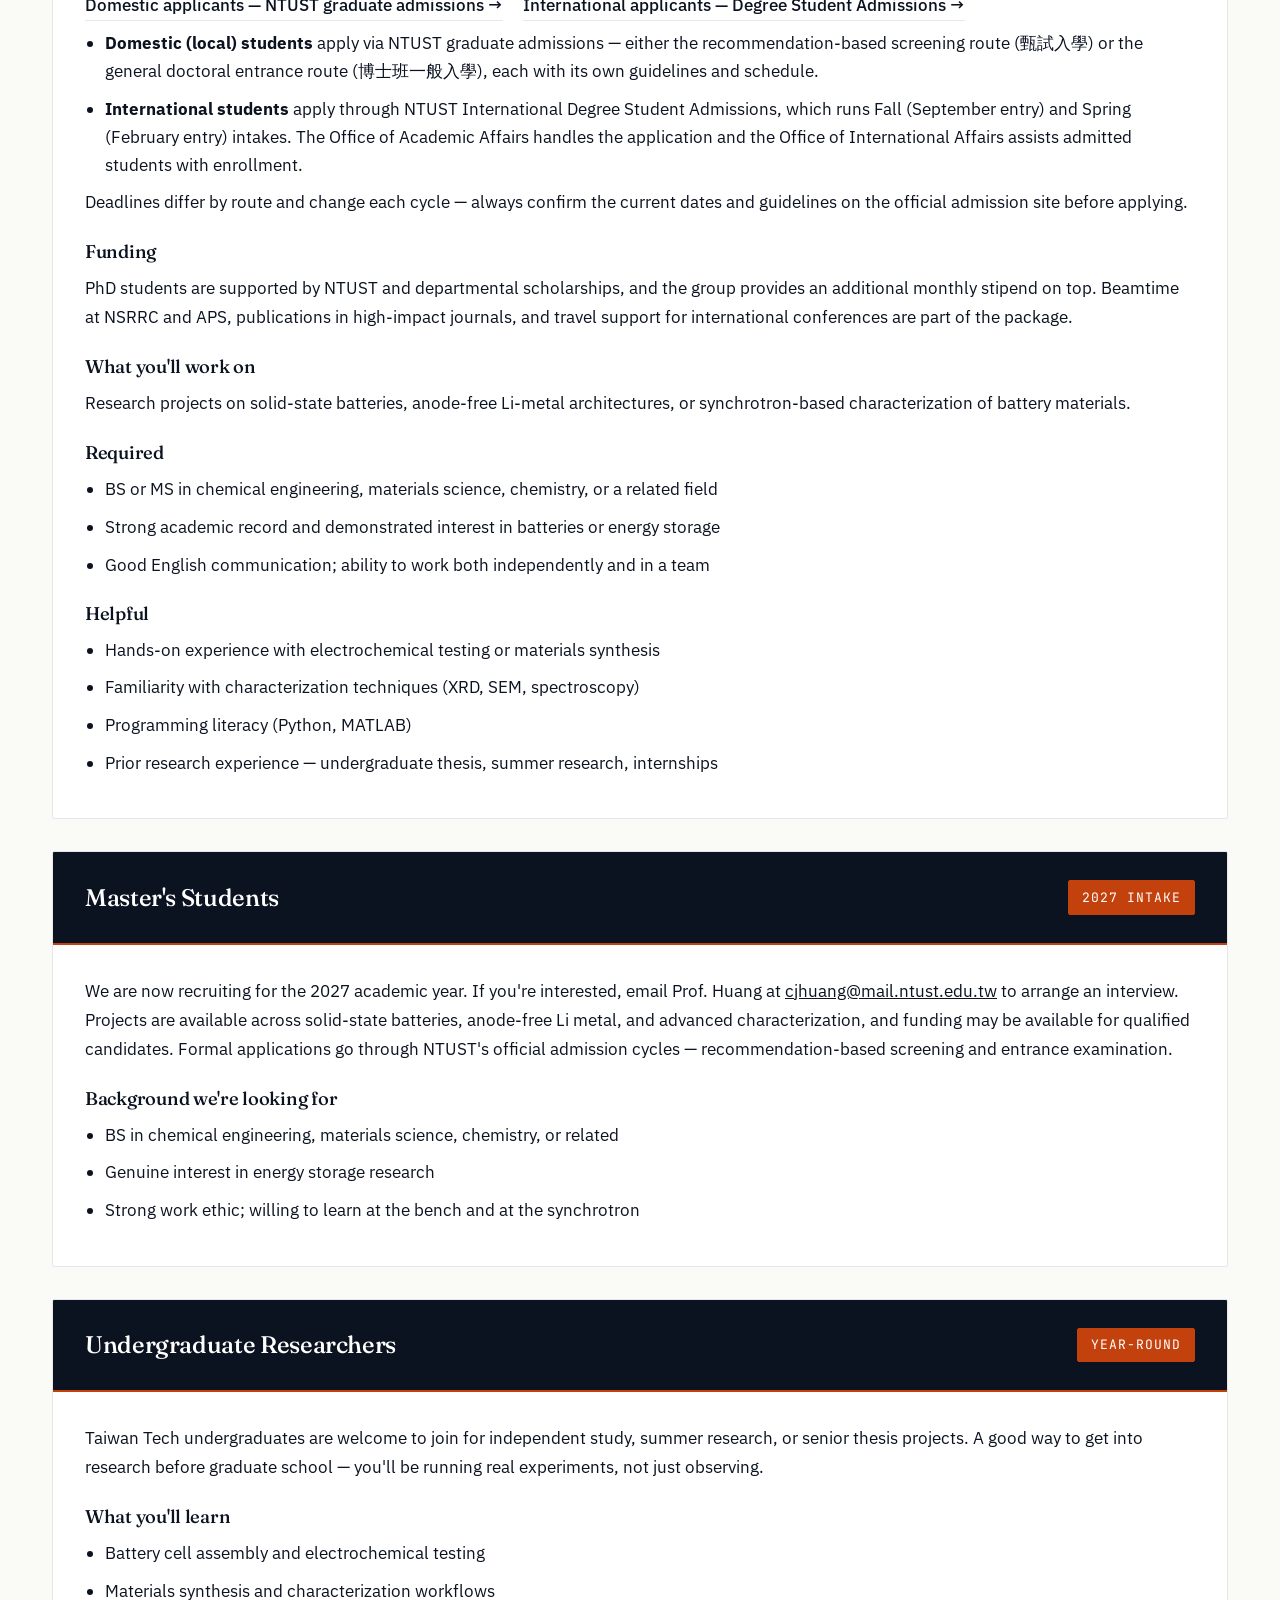
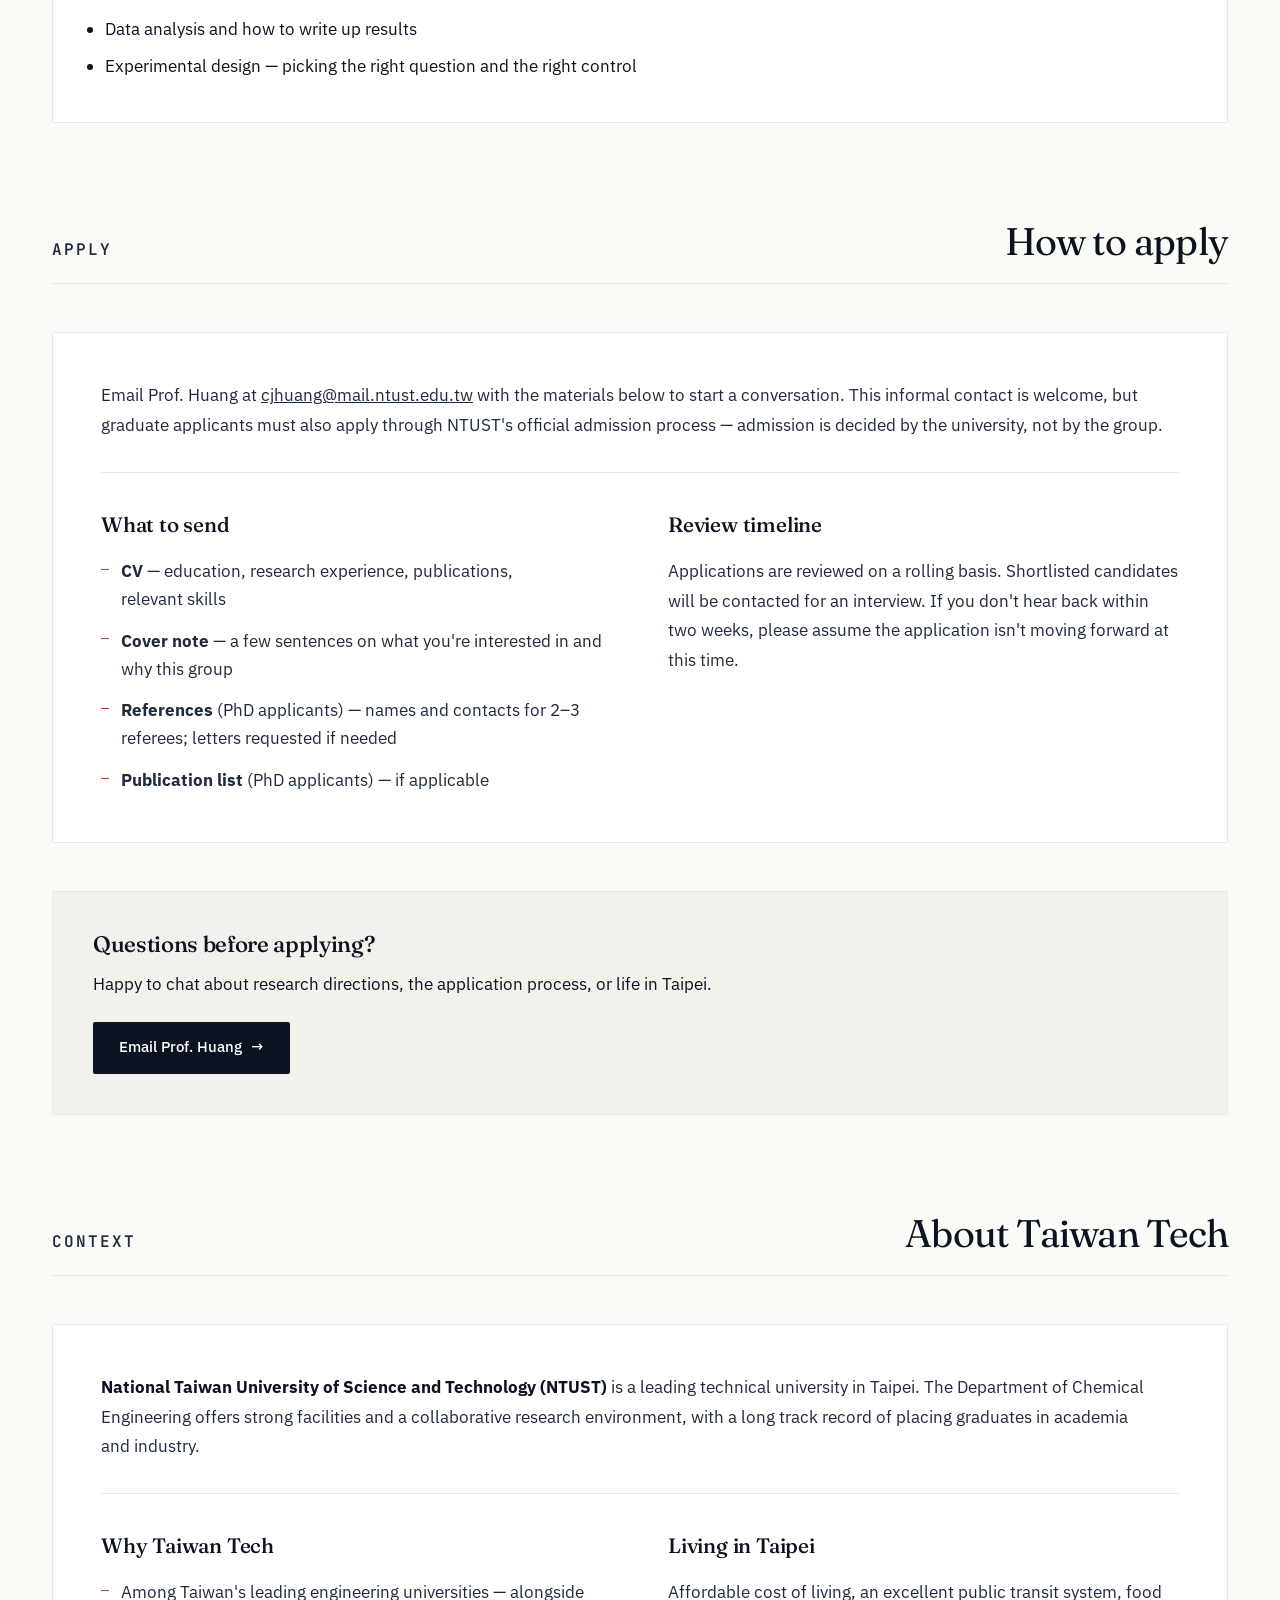
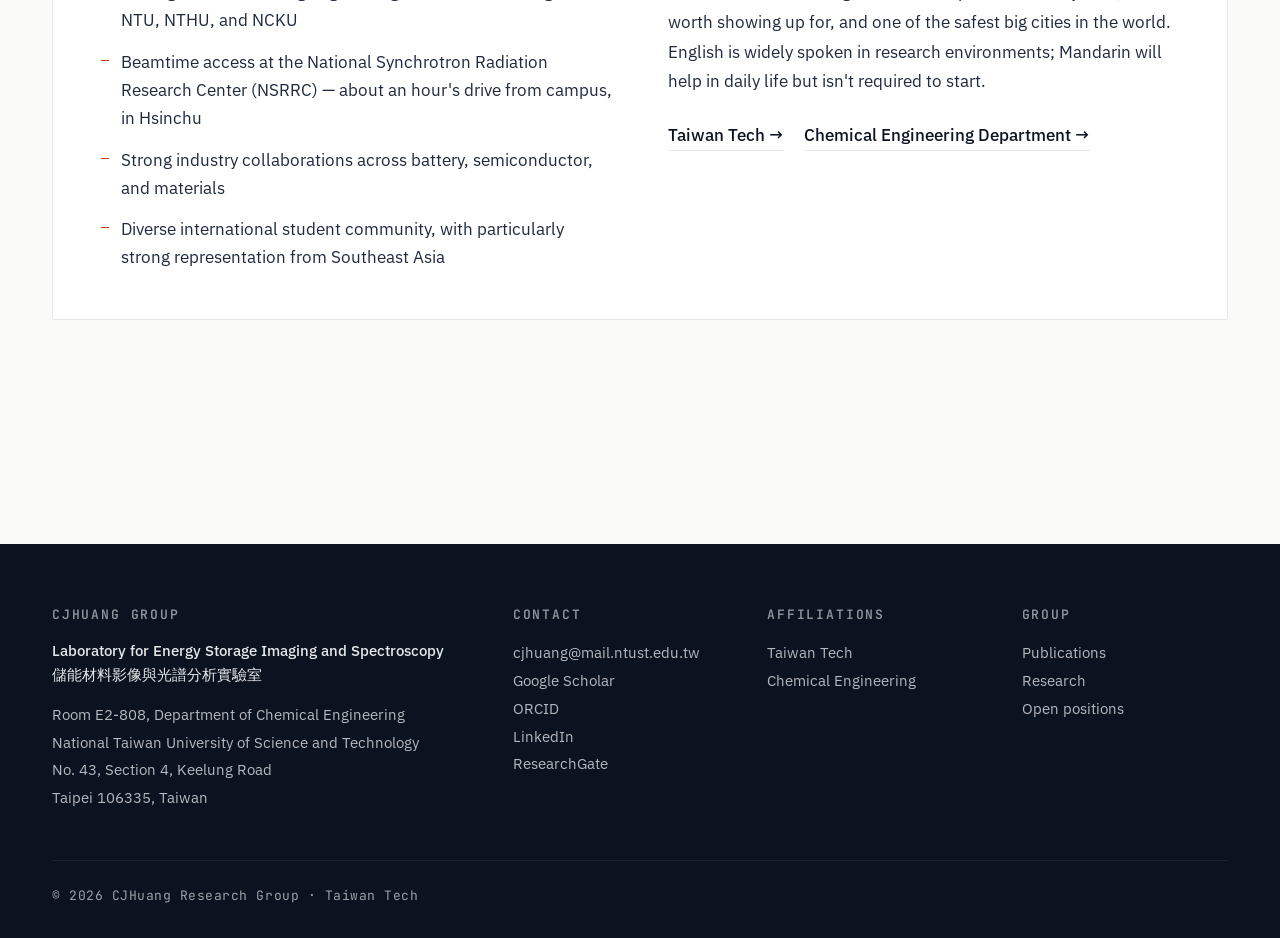
<file: join.html>
<!DOCTYPE html>
<html lang="en">
<head>
    <meta charset="UTF-8">
    <meta name="viewport" content="width=device-width, initial-scale=1.0">
    <title>Join · CJHuang Group</title>
    <meta name="description" content="Open positions at the CJHuang Group at Taiwan Tech: PhD, Master's, and undergraduate research opportunities in battery science and synchrotron characterization.">
    <link rel="canonical" href="https://bencjhuang.github.io/join.html">
    <link rel="alternate" hreflang="en" href="https://bencjhuang.github.io/join.html">
    <link rel="alternate" hreflang="zh-Hant" href="https://bencjhuang.github.io/zh/join.html">
    <link rel="alternate" hreflang="x-default" href="https://bencjhuang.github.io/join.html">

    <!-- Open Graph / social cards -->
    <meta property="og:type" content="website">
    <meta property="og:title" content="Join · CJHuang Group">
    <meta property="og:description" content="Graduate and undergraduate research opportunities at Taiwan Tech — solid-state batteries, anode-free Li metal, and synchrotron characterization.">
    <meta property="og:image" content="https://bencjhuang.github.io/image/og-default.jpg">
    <meta property="og:url" content="https://bencjhuang.github.io/join.html">
    <meta property="og:site_name" content="CJHuang Group">
    <meta name="twitter:card" content="summary_large_image">
    <meta name="twitter:title" content="Join · CJHuang Group">
    <meta name="twitter:description" content="Open positions at the CJHuang Group, Taiwan Tech.">
    <meta name="twitter:image" content="https://bencjhuang.github.io/image/og-default.jpg">

    <link rel="preconnect" href="https://fonts.googleapis.com">
    <link rel="preconnect" href="https://fonts.gstatic.com" crossorigin>
    <link href="https://fonts.googleapis.com/css2?family=Fraunces:ital,opsz,wght@0,9..144,300..600;1,9..144,300..500&family=IBM+Plex+Sans:ital,wght@0,300;0,400;0,500;0,600;0,700;1,400&family=JetBrains+Mono:wght@400;500;600&display=swap" rel="stylesheet">
    <link rel="stylesheet" href="styles.css">
</head>
<body>
    <a class="skip-link" href="#main-content">Skip to content</a>
    <div class="read-progress" aria-hidden="true"></div>
    <nav id="navbar">
        <div class="nav-container">
            <a href="index.html" class="logo">
                <div class="logo-main">CJHuang Group</div>
                <div class="logo-sub">Taiwan Tech · NTUST</div>
            </a>
            <ul class="nav-links">
                <li><a href="index.html">Home</a></li>
                <li><a href="research.html">Research</a></li>
                <li><a href="people.html">People</a></li>
                <li><a href="publications.html">Publications</a></li>
                <li><a href="equipment.html">Equipment</a></li>
                <li><a href="lab.html">3D Lab</a></li>
                <li><a href="gallery.html">Gallery</a></li>
                <li><a href="join.html" class="active">Join</a></li>
                <li class="nav-lang"><a href="zh/join.html" lang="zh-Hant" hreflang="zh-Hant">中文</a></li>
            </ul>
            <button class="hamburger" id="hamburger" aria-label="Toggle navigation menu">
                <span></span><span></span><span></span>
            </button>
        </div>
    </nav>
    <div class="mobile-menu" id="mobile-menu">
        <a href="index.html">Home</a>
        <a href="research.html">Research</a>
        <a href="people.html">People</a>
        <a href="publications.html">Publications</a>
        <a href="equipment.html">Equipment</a>
        <a href="lab.html">3D Lab</a>
        <a href="gallery.html">Gallery</a>
        <a href="join.html" class="active">Join</a>
        <a href="zh/join.html" class="mobile-lang" lang="zh-Hant" hreflang="zh-Hant">中文</a>
    </div>

    <header class="page-header">
        <span class="page-eyebrow">Join the group</span>
        <h1>Open positions</h1>
        <p>Research opportunities for graduate and undergraduate researchers at Taiwan Tech.</p>
    </header>

    <main id="main-content">
        <!-- ── Intro ─────────────────────────────────────── -->
        <section>
            <div class="content-block">
                <p class="lead-text">
                    The CJHuang Group works at the intersection of battery materials, electrochemistry,
                    and synchrotron characterization. Members get hands-on experience designing cells,
                    running beamline experiments at NSRRC and APS, and turning observations into design
                    decisions. The group is small, the projects are real, and members are expected to
                    own them.
                </p>
            </div>
        </section>

        <!-- ── Open positions ────────────────────────────── -->
        <section>
            <div class="section-header">
                <span class="section-eyebrow">Open positions</span>
                <h2>Recruiting</h2>
                <span class="section-date">Updated October 2026</span>
            </div>

            <!-- Postdoc — currently not open -->
            <div class="position-card position-card--closed">
                <div class="position-header">
                    <h3>Postdoctoral Researcher</h3>
                    <span class="position-badge closed">Currently not open</span>
                </div>
                <div class="position-content">
                    <p>
                        No postdoctoral positions are funded at this time. If you are applying for an
                        external postdoctoral fellowship and your interests overlap with the group's
                        research, feel free to <a href="mailto:cjhuang@mail.ntust.edu.tw">reach out</a> to
                        discuss potential host arrangements.
                    </p>
                </div>
            </div>

            <!-- PhD -->
            <div class="position-card">
                <div class="position-header">
                    <h3>PhD Students</h3>
                    <span class="position-badge rolling">2027 intake</span>
                </div>
                <div class="position-content">
                    <p>
                        Positions for the 2026 academic year are filled. We are now accepting inquiries
                        for the 2027 academic year.
                    </p>
                    <div class="position-details">
                        <div class="detail-item"><strong>Positions</strong> 1–2</div>
                        <div class="detail-item"><strong>Start</strong> September 2027</div>
                        <div class="detail-item"><strong>Funding</strong> NTUST scholarship + group stipend</div>
                    </div>

                    <h4>How admission works</h4>
                    <p>
                        <strong>Admission is decided through NTUST's official graduate admission process,
                        not by the group directly.</strong> The first step is always to apply to the
                        university — the same model used by most universities abroad, where admitted
                        students then meet faculty to find the right supervisor. Once NTUST has admitted
                        you, we arrange an interview to talk through projects and whether the group is a
                        good fit on both sides. Reaching out to Prof. Huang beforehand is welcome and
                        encouraged, but it does not replace the formal application.
                    </p>
                    <p>Apply through the route that matches your status:</p>
                    <div class="external-links">
                        <a href="https://www.admission.ntust.edu.tw/?Lang=en" target="_blank" rel="noopener" class="external-link">
                            Domestic applicants — NTUST graduate admissions →
                        </a>
                        <a href="https://admissions.ntust.edu.tw/" target="_blank" rel="noopener" class="external-link">
                            International applicants — Degree Student Admissions →
                        </a>
                    </div>
                    <ul>
                        <li><strong>Domestic (local) students</strong> apply via NTUST graduate admissions — either the recommendation-based screening route (甄試入學) or the general doctoral entrance route (博士班一般入學), each with its own guidelines and schedule.</li>
                        <li><strong>International students</strong> apply through NTUST International Degree Student Admissions, which runs Fall (September entry) and Spring (February entry) intakes. The Office of Academic Affairs handles the application and the Office of International Affairs assists admitted students with enrollment.</li>
                    </ul>
                    <p>
                        Deadlines differ by route and change each cycle — always confirm the current
                        dates and guidelines on the official admission site before applying.
                    </p>

                    <h4>Funding</h4>
                    <p>
                        PhD students are supported by NTUST and departmental scholarships, and the group
                        provides an additional monthly stipend on top. Beamtime at NSRRC and APS,
                        publications in high-impact journals, and travel support for international
                        conferences are part of the package.
                    </p>

                    <h4>What you'll work on</h4>
                    <p>
                        Research projects on solid-state batteries, anode-free Li-metal architectures, or
                        synchrotron-based characterization of battery materials.
                    </p>

                    <h4>Required</h4>
                    <ul>
                        <li>BS or MS in chemical engineering, materials science, chemistry, or a related field</li>
                        <li>Strong academic record and demonstrated interest in batteries or energy storage</li>
                        <li>Good English communication; ability to work both independently and in a team</li>
                    </ul>

                    <h4>Helpful</h4>
                    <ul>
                        <li>Hands-on experience with electrochemical testing or materials synthesis</li>
                        <li>Familiarity with characterization techniques (XRD, SEM, spectroscopy)</li>
                        <li>Programming literacy (Python, MATLAB)</li>
                        <li>Prior research experience — undergraduate thesis, summer research, internships</li>
                    </ul>
                </div>
            </div>

            <!-- Master's -->
            <div class="position-card">
                <div class="position-header">
                    <h3>Master's Students</h3>
                    <span class="position-badge rolling">2027 intake</span>
                </div>
                <div class="position-content">
                    <p>
                        We are now recruiting for the 2027 academic year. If you're interested,
                        email Prof. Huang at <a href="mailto:cjhuang@mail.ntust.edu.tw">cjhuang@mail.ntust.edu.tw</a>
                        to arrange an interview. Projects are available across solid-state batteries,
                        anode-free Li metal, and advanced characterization, and funding may be available
                        for qualified candidates. Formal applications go through NTUST's official
                        admission cycles — recommendation-based screening and entrance examination.
                    </p>

                    <h4>Background we're looking for</h4>
                    <ul>
                        <li>BS in chemical engineering, materials science, chemistry, or related</li>
                        <li>Genuine interest in energy storage research</li>
                        <li>Strong work ethic; willing to learn at the bench and at the synchrotron</li>
                    </ul>
                </div>
            </div>

            <!-- Undergrad -->
            <div class="position-card">
                <div class="position-header">
                    <h3>Undergraduate Researchers</h3>
                    <span class="position-badge rolling">Year-round</span>
                </div>
                <div class="position-content">
                    <p>
                        Taiwan Tech undergraduates are welcome to join for independent study, summer
                        research, or senior thesis projects. A good way to get into research before
                        graduate school — you'll be running real experiments, not just observing.
                    </p>

                    <h4>What you'll learn</h4>
                    <ul>
                        <li>Battery cell assembly and electrochemical testing</li>
                        <li>Materials synthesis and characterization workflows</li>
                        <li>Data analysis and how to write up results</li>
                        <li>Experimental design — picking the right question and the right control</li>
                    </ul>
                </div>
            </div>
        </section>

        <!-- ── How to apply ──────────────────────────────── -->
        <section>
            <div class="section-header">
                <span class="section-eyebrow">Apply</span>
                <h2>How to apply</h2>
            </div>

            <div class="content-block context-block">
                <p class="context-intro">
                    Email Prof. Huang at <a href="mailto:cjhuang@mail.ntust.edu.tw">cjhuang@mail.ntust.edu.tw</a>
                    with the materials below to start a conversation. This informal contact is welcome,
                    but graduate applicants must also apply through NTUST's official admission process —
                    admission is decided by the university, not by the group.
                </p>

                <div class="context-grid">
                    <div class="context-col">
                        <h3>What to send</h3>
                        <ul>
                            <li><strong>CV</strong> — education, research experience, publications, relevant skills</li>
                            <li><strong>Cover note</strong> — a few sentences on what you're interested in and why this group</li>
                            <li><strong>References</strong> (PhD applicants) — names and contacts for 2–3 referees; letters requested if needed</li>
                            <li><strong>Publication list</strong> (PhD applicants) — if applicable</li>
                        </ul>
                    </div>

                    <div class="context-col">
                        <h3>Review timeline</h3>
                        <p>
                            Applications are reviewed on a rolling basis. Shortlisted candidates will be
                            contacted for an interview. If you don't hear back within two weeks, please
                            assume the application isn't moving forward at this time.
                        </p>
                    </div>
                </div>
            </div>

            <div class="contact-cta">
                <h3>Questions before applying?</h3>
                <p>
                    Happy to chat about research directions, the application process, or life in Taipei.
                </p>
                <a href="mailto:cjhuang@mail.ntust.edu.tw" class="cta-button">
                    Email Prof. Huang
                    <span class="btn-arrow" aria-hidden="true">→</span>
                </a>
            </div>
        </section>

        <!-- ── About Taiwan Tech ─────────────────────────── -->
        <section>
            <div class="section-header">
                <span class="section-eyebrow">Context</span>
                <h2>About Taiwan Tech</h2>
            </div>

            <div class="content-block context-block">
                <p class="context-intro">
                    <strong>National Taiwan University of Science and Technology (NTUST)</strong> is a
                    leading technical university in Taipei. The Department of Chemical Engineering offers
                    strong facilities and a collaborative research environment, with a long track record
                    of placing graduates in academia and industry.
                </p>

                <div class="context-grid">
                    <div class="context-col">
                        <h3>Why Taiwan Tech</h3>
                        <ul>
                            <li>Among Taiwan's leading engineering universities — alongside NTU, NTHU, and NCKU</li>
                            <li>Beamtime access at the National Synchrotron Radiation Research Center (NSRRC) — about an hour's drive from campus, in Hsinchu</li>
                            <li>Strong industry collaborations across battery, semiconductor, and materials</li>
                            <li>Diverse international student community, with particularly strong representation from Southeast Asia</li>
                        </ul>
                    </div>

                    <div class="context-col">
                        <h3>Living in Taipei</h3>
                        <p>
                            Affordable cost of living, an excellent public transit system, food worth showing
                            up for, and one of the safest big cities in the world. English is widely spoken in
                            research environments; Mandarin will help in daily life but isn't required to start.
                        </p>

                        <div class="external-links">
                            <a href="https://www.ntust.edu.tw/index.php?Lang=en" target="_blank" rel="noopener" class="external-link">
                                Taiwan Tech →
                            </a>
                            <a href="https://en.ch.ntust.edu.tw/" target="_blank" rel="noopener" class="external-link">
                                Chemical Engineering Department →
                            </a>
                        </div>
                    </div>
                </div>
            </div>
        </section>
    </main>

    <footer>
        <div class="footer-container">
            <div class="footer-section">
                <h3>CJHuang Group</h3>
                <p class="footer-labname">
                    Laboratory for Energy Storage Imaging and Spectroscopy<br>
                    <span lang="zh-Hant">儲能材料影像與光譜分析實驗室</span>
                </p>
                <p>
                    Room E2-808, Department of Chemical Engineering<br>
                    National Taiwan University of Science and Technology<br>
                    No. 43, Section 4, Keelung Road<br>
                    Taipei 106335, Taiwan
                </p>
            </div>
            <div class="footer-section">
                <h3>Contact</h3>
                <p><a href="mailto:cjhuang@mail.ntust.edu.tw">cjhuang@mail.ntust.edu.tw</a></p>
                <p>
                    <a href="https://scholar.google.com/citations?user=fFTtGFAAAAAJ&amp;hl=en" target="_blank" rel="noopener me">Google Scholar</a><br>
                    <a href="https://orcid.org/0000-0001-8338-1424" target="_blank" rel="noopener me">ORCID</a><br>
                    <a href="https://www.linkedin.com/in/chen-jui-ben-huang-b25267a1" target="_blank" rel="noopener me">LinkedIn</a><br>
                    <a href="https://www.researchgate.net/profile/Chen-Jui-Huang" target="_blank" rel="noopener me">ResearchGate</a>
                </p>
            </div>
            <div class="footer-section">
                <h3>Affiliations</h3>
                <p>
                    <a href="https://www.ntust.edu.tw/index.php?Lang=en" target="_blank" rel="noopener">Taiwan Tech</a><br>
                    <a href="https://en.ch.ntust.edu.tw/" target="_blank" rel="noopener">Chemical Engineering</a>
                </p>
            </div>
            <div class="footer-section">
                <h3>Group</h3>
                <p>
                    <a href="publications.html">Publications</a><br>
                    <a href="research.html">Research</a><br>
                    <a href="join.html">Open positions</a>
                </p>
            </div>
        </div>
        <div class="footer-bottom">
            © 2026 CJHuang Research Group · Taiwan Tech
        </div>
    </footer>

    <button class="back-to-top" id="back-to-top" aria-label="Back to top">↑</button>
    <script src="script.js"></script>
</body>
</html>
</file>
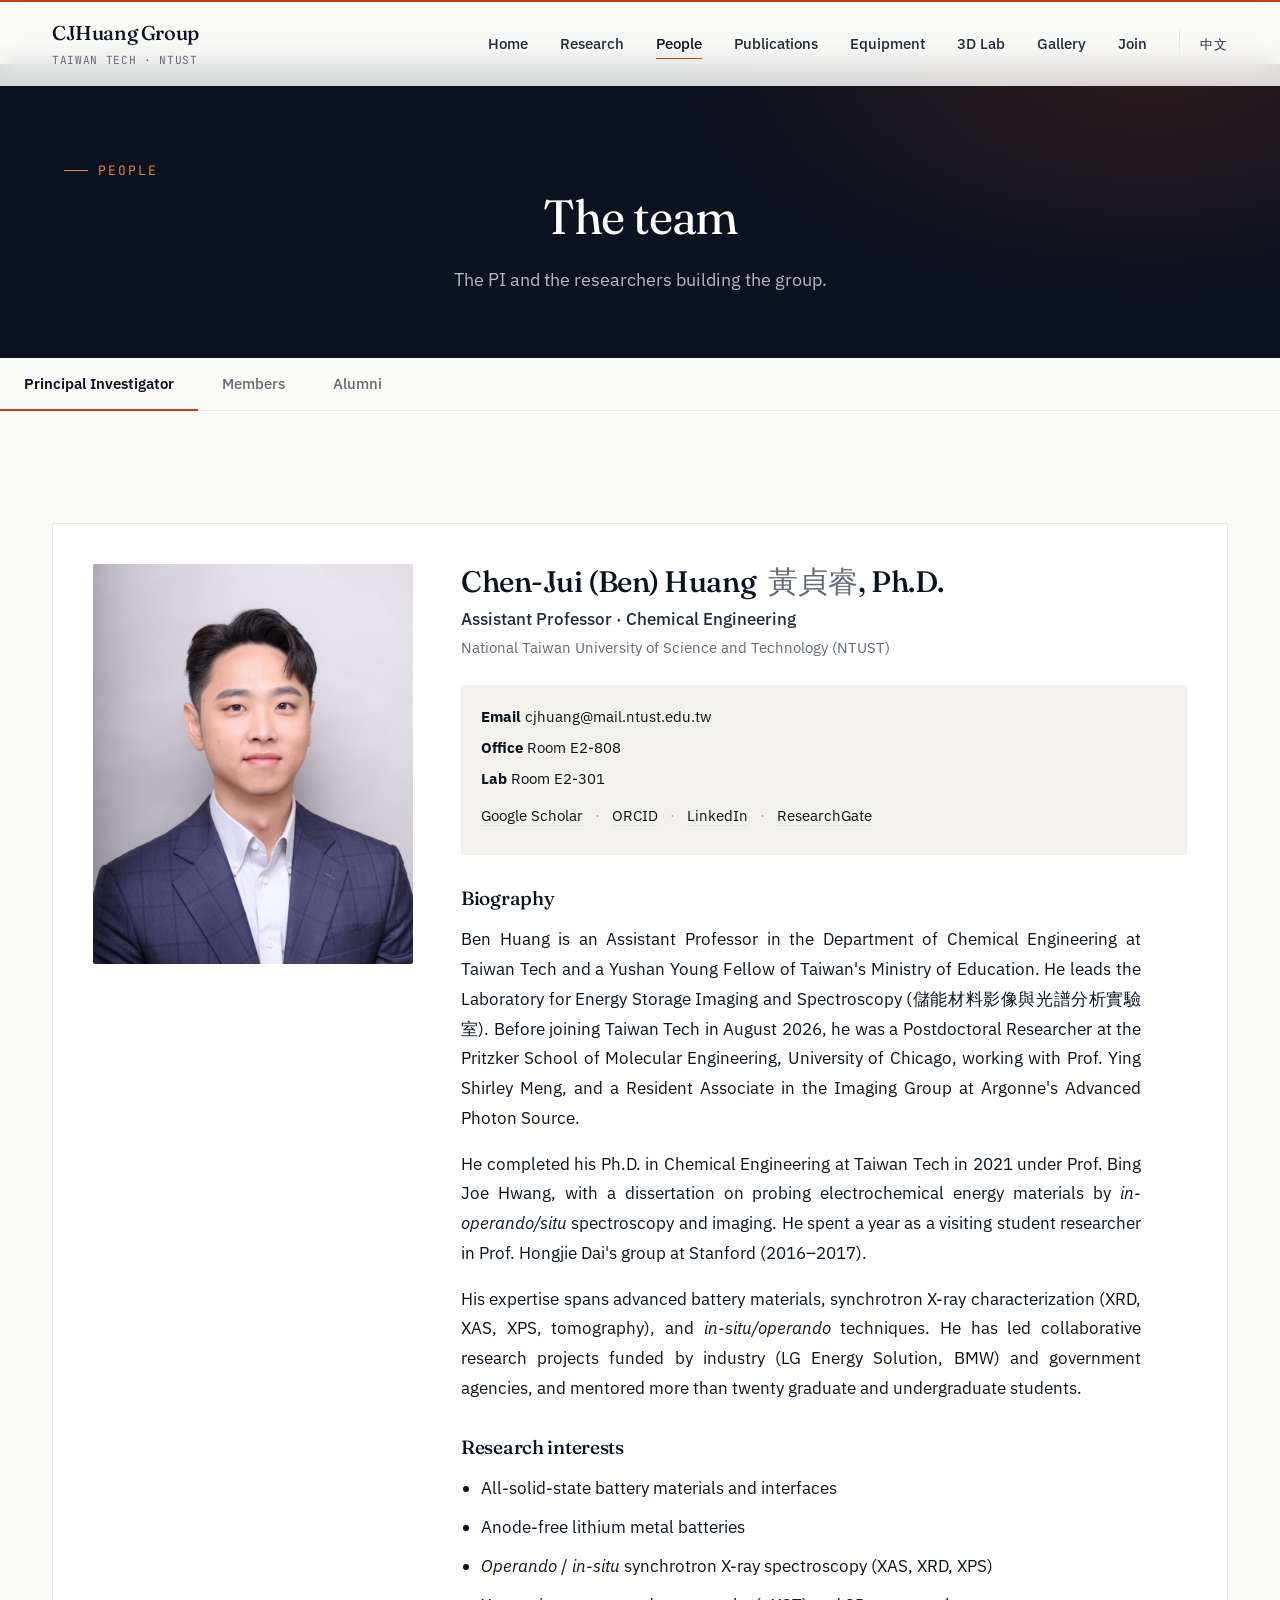
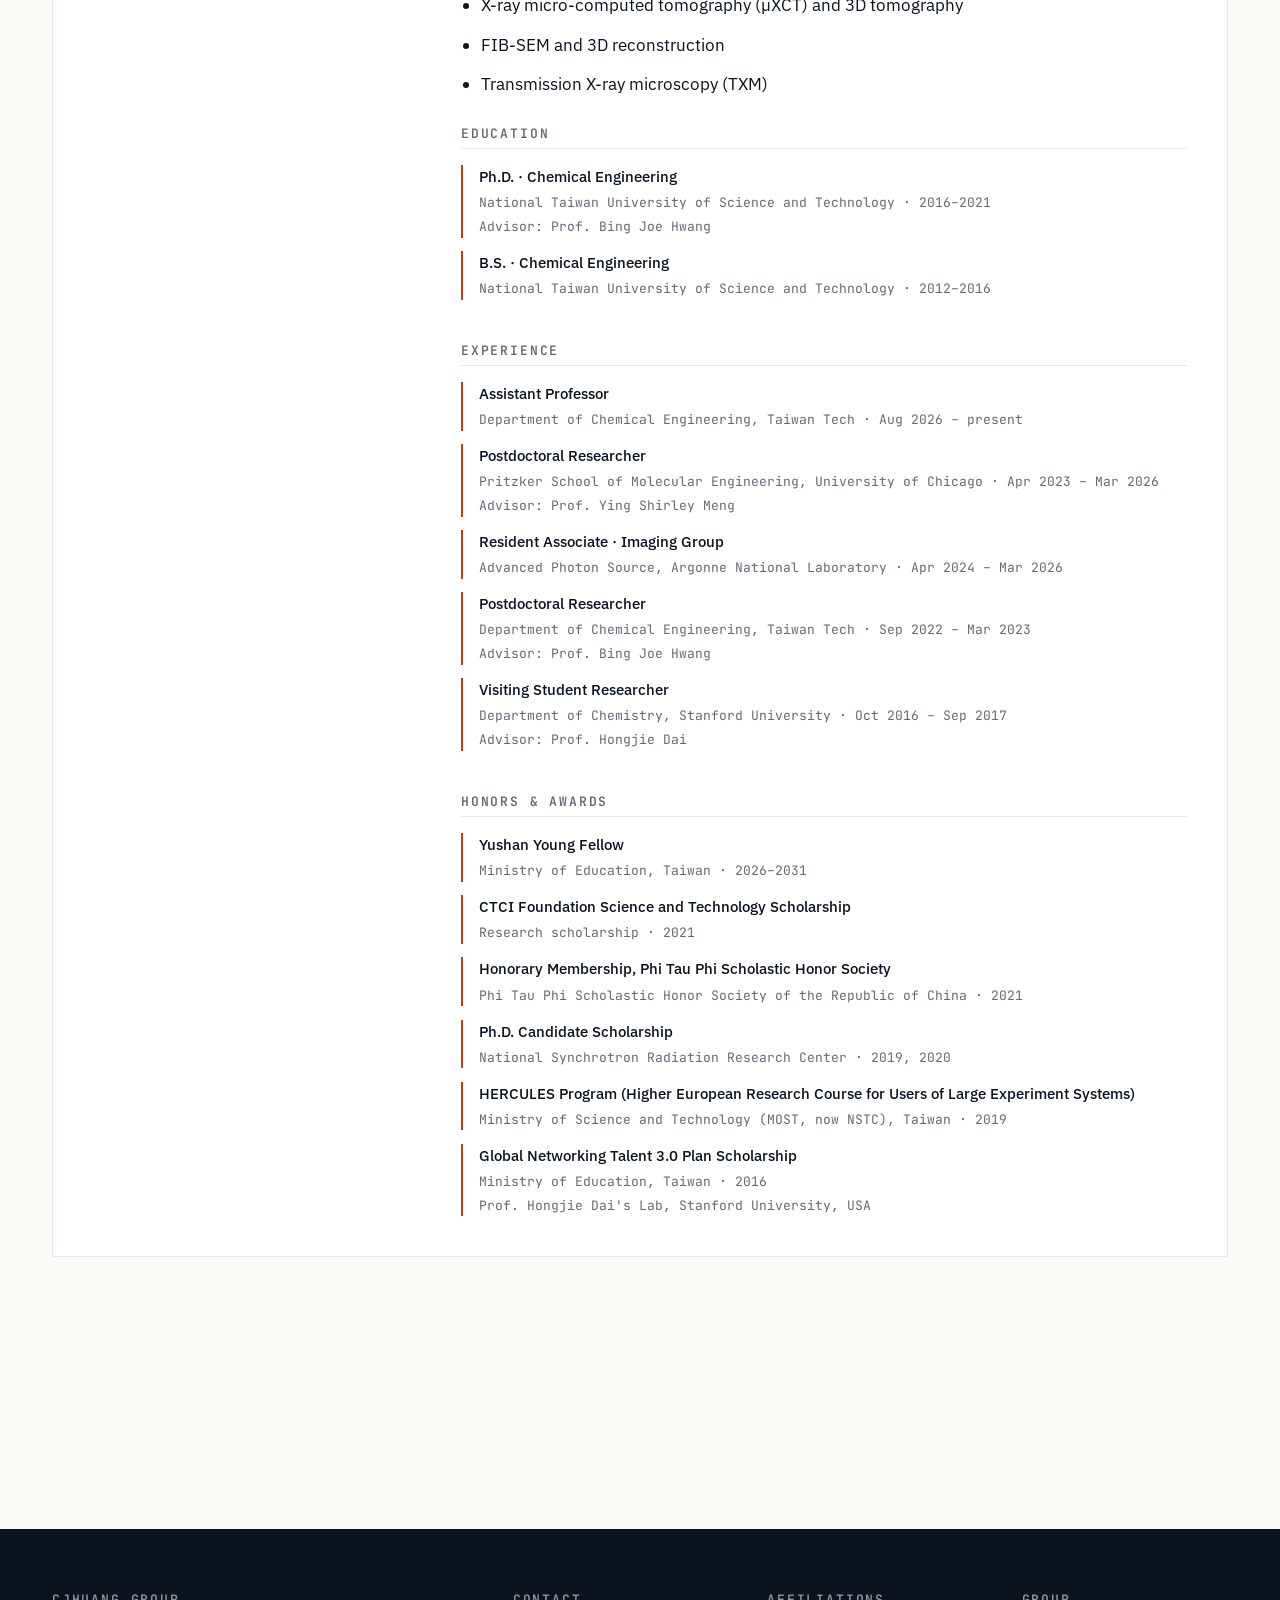
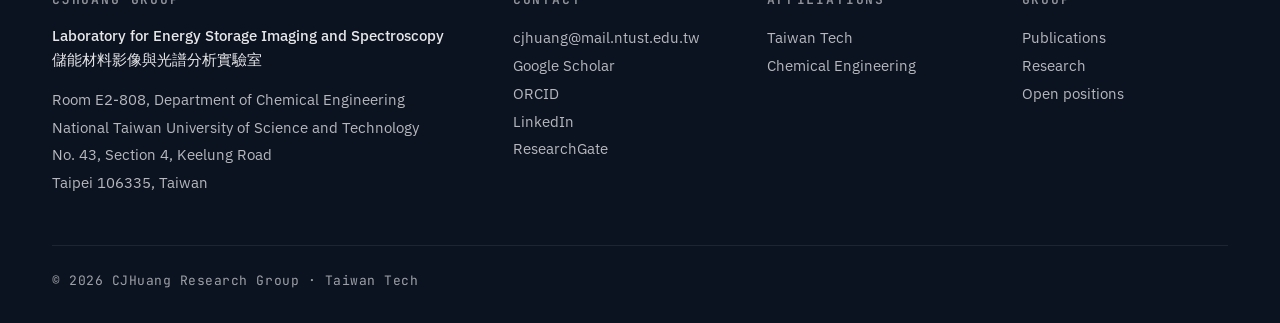
<file: people.html>
<!DOCTYPE html>
<html lang="en">
<head>
    <meta charset="UTF-8">
    <meta name="viewport" content="width=device-width, initial-scale=1.0">
    <title>People · CJHuang Group</title>
    <meta name="description" content="The CJHuang Group at Taiwan Tech: PI Chen-Jui (Ben) Huang and the group members.">
    <link rel="canonical" href="https://bencjhuang.github.io/people.html">
    <link rel="alternate" hreflang="en" href="https://bencjhuang.github.io/people.html">
    <link rel="alternate" hreflang="zh-Hant" href="https://bencjhuang.github.io/zh/people.html">
    <link rel="alternate" hreflang="x-default" href="https://bencjhuang.github.io/people.html">

    <!-- Open Graph / social cards -->
    <meta property="og:type" content="profile">
    <meta property="og:title" content="People · CJHuang Group">
    <meta property="og:description" content="Prof. Chen-Jui (Ben) Huang and the group members at Taiwan Tech.">
    <meta property="og:image" content="https://bencjhuang.github.io/image/og-default.jpg">
    <meta property="og:url" content="https://bencjhuang.github.io/people.html">
    <meta property="og:site_name" content="CJHuang Group">
    <meta name="twitter:card" content="summary_large_image">
    <meta name="twitter:title" content="People · CJHuang Group">
    <meta name="twitter:description" content="Meet the PI and the group members.">
    <meta name="twitter:image" content="https://bencjhuang.github.io/image/og-default.jpg">

    <link rel="preconnect" href="https://fonts.googleapis.com">
    <link rel="preconnect" href="https://fonts.gstatic.com" crossorigin>
    <link href="https://fonts.googleapis.com/css2?family=Fraunces:ital,opsz,wght@0,9..144,300..600;1,9..144,300..500&family=IBM+Plex+Sans:ital,wght@0,300;0,400;0,500;0,600;0,700;1,400&family=JetBrains+Mono:wght@400;500;600&display=swap" rel="stylesheet">
    <link rel="stylesheet" href="styles.css">

    <!-- Structured data: identifies the PI as a single entity across platforms -->
    <script type="application/ld+json">
    {
      "@context": "https://schema.org",
      "@type": "Person",
      "@id": "https://bencjhuang.github.io/#person",
      "name": "Chen-Jui Huang",
      "alternateName": ["Ben Huang", "Chen-Jui (Ben) Huang", "黃貞睿", "C.-J. Huang"],
      "givenName": "Chen-Jui",
      "familyName": "Huang",
      "honorificSuffix": "Ph.D.",
      "gender": "Male",
      "jobTitle": "Assistant Professor of Chemical Engineering",
      "description": "Assistant Professor at Taiwan Tech working on all-solid-state batteries, anode-free lithium metal batteries, and operando synchrotron X-ray characterization.",
      "url": "https://bencjhuang.github.io/",
      "mainEntityOfPage": "https://bencjhuang.github.io/people.html",
      "image": "https://bencjhuang.github.io/image/Ben.JPG",
      "email": "mailto:cjhuang@mail.ntust.edu.tw",
      "workLocation": {
        "@type": "Place",
        "name": "Room E2-808, Department of Chemical Engineering, Taiwan Tech",
        "address": {
          "@type": "PostalAddress",
          "streetAddress": "No. 43, Section 4, Keelung Road",
          "addressLocality": "Taipei",
          "postalCode": "106335",
          "addressCountry": "TW"
        }
      },
      "worksFor": {
        "@type": "CollegeOrUniversity",
        "name": "National Taiwan University of Science and Technology",
        "alternateName": ["Taiwan Tech", "NTUST", "國立臺灣科技大學"],
        "url": "https://www.ntust.edu.tw/"
      },
      "affiliation": {
        "@type": "ResearchOrganization",
        "@id": "https://bencjhuang.github.io/#organization",
        "name": "CJHuang Group",
        "alternateName": ["Laboratory for Energy Storage Imaging and Spectroscopy", "儲能材料影像與光譜分析實驗室"]
      },
      "alumniOf": [
        {
          "@type": "CollegeOrUniversity",
          "name": "National Taiwan University of Science and Technology",
          "url": "https://www.ntust.edu.tw/"
        }
      ],
      "knowsAbout": [
        "All-solid-state batteries",
        "Anode-free lithium metal batteries",
        "Operando synchrotron X-ray spectroscopy",
        "X-ray absorption spectroscopy (XAS)",
        "X-ray micro-computed tomography",
        "3D tomography",
        "FIB-SEM",
        "Transmission X-ray microscopy",
        "Electrochemical energy storage",
        "Battery materials characterization"
      ],
      "award": [
        "Yushan Young Fellow, Ministry of Education, Taiwan (2026-2031)",
        "CTCI Foundation Science and Technology Scholarship (2021)",
        "Honorary Membership, Phi Tau Phi Scholastic Honor Society of the Republic of China (2021)",
        "Ph.D. Candidate Scholarship, National Synchrotron Radiation Research Center (2019, 2020)",
        "HERCULES Program (Higher European Research Course for Users of Large Experiment Systems), Ministry of Science and Technology (MOST, now NSTC), Taiwan (2019)",
        "Global Networking Talent 3.0 Plan Scholarship, Ministry of Education, Taiwan (Prof. Hongjie Dai's Lab, Stanford University, USA) (2016)"
      ],
      "identifier": {
        "@type": "PropertyValue",
        "propertyID": "ORCID",
        "value": "0000-0001-8338-1424"
      },
      "sameAs": [
        "https://scholar.google.com/citations?user=fFTtGFAAAAAJ&hl=en",
        "https://orcid.org/0000-0001-8338-1424",
        "https://www.linkedin.com/in/chen-jui-ben-huang-b25267a1",
        "https://www.researchgate.net/profile/Chen-Jui-Huang",
        "https://www.ch.ntust.edu.tw/departmentmembers-76.html"
      ]
    }
    </script>
</head>
<body>
    <a class="skip-link" href="#main-content">Skip to content</a>
    <div class="read-progress" aria-hidden="true"></div>
    <nav id="navbar">
        <div class="nav-container">
            <a href="index.html" class="logo">
                <div class="logo-main">CJHuang Group</div>
                <div class="logo-sub">Taiwan Tech · NTUST</div>
            </a>
            <ul class="nav-links">
                <li><a href="index.html">Home</a></li>
                <li><a href="research.html">Research</a></li>
                <li><a href="people.html" class="active">People</a></li>
                <li><a href="publications.html">Publications</a></li>
                <li><a href="equipment.html">Equipment</a></li>
                <li><a href="lab.html">3D Lab</a></li>
                <li><a href="gallery.html">Gallery</a></li>
                <li><a href="join.html">Join</a></li>
                <li class="nav-lang"><a href="zh/people.html" lang="zh-Hant" hreflang="zh-Hant">中文</a></li>
            </ul>
            <button class="hamburger" id="hamburger" aria-label="Toggle navigation menu">
                <span></span><span></span><span></span>
            </button>
        </div>
    </nav>
    <div class="mobile-menu" id="mobile-menu">
        <a href="index.html">Home</a>
        <a href="research.html">Research</a>
        <a href="people.html" class="active">People</a>
        <a href="publications.html">Publications</a>
        <a href="equipment.html">Equipment</a>
        <a href="lab.html">3D Lab</a>
        <a href="gallery.html">Gallery</a>
        <a href="join.html">Join</a>
        <a href="zh/people.html" class="mobile-lang" lang="zh-Hant" hreflang="zh-Hant">中文</a>
    </div>

    <header class="page-header">
        <span class="page-eyebrow">People</span>
        <h1>The team</h1>
        <p>The PI and the researchers building the group.</p>
    </header>

    <div class="people-tabs" id="people-tabs" role="tablist">
        <button class="people-tab active" data-tab="pi" role="tab" aria-selected="true">Principal Investigator</button>
        <button class="people-tab" data-tab="members" role="tab" aria-selected="false">Members</button>
        <button class="people-tab" data-tab="alumni" role="tab" aria-selected="false">Alumni</button>
    </div>

    <main id="main-content">
        <!-- ═══════════════════════════════════════════════════
             TAB · PRINCIPAL INVESTIGATOR
             ═══════════════════════════════════════════════════ -->
        <section class="tab-panel active" id="tab-pi" role="tabpanel">
            <div class="pi-profile">
                <div class="pi-photo">
                    <img fetchpriority="high" decoding="async" src="image/Ben.JPG" alt="Chen-Jui (Ben) Huang">
                </div>
                <div class="pi-info">
                    <h2>Chen-Jui (Ben) Huang <span class="pi-name-cn">黃貞睿</span>, Ph.D.</h2>
                    <div class="pi-title">Assistant Professor · Chemical Engineering</div>
                    <div class="pi-affiliation">National Taiwan University of Science and Technology (NTUST)</div>

                    <div class="pi-contact">
                        <p><strong>Email</strong> <a href="mailto:cjhuang@mail.ntust.edu.tw">cjhuang@mail.ntust.edu.tw</a></p>
                        <p><strong>Office</strong> Room E2-808</p>
                        <p><strong>Lab</strong> Room E2-301</p>
                        <p class="pi-links">
                            <a href="https://scholar.google.com/citations?user=fFTtGFAAAAAJ&hl=en" target="_blank" rel="noopener">Google Scholar</a>
                            <span class="dot">·</span>
                            <a href="https://orcid.org/0000-0001-8338-1424" target="_blank" rel="noopener">ORCID</a>
                            <span class="dot">·</span>
                            <a href="https://www.linkedin.com/in/chen-jui-ben-huang-b25267a1" target="_blank" rel="noopener">LinkedIn</a>
                            <span class="dot">·</span>
                            <a href="https://www.researchgate.net/profile/Chen-Jui-Huang" target="_blank" rel="noopener">ResearchGate</a>
                        </p>
                    </div>

                    <div class="pi-bio">
                        <h3>Biography</h3>
                        <p>
                            Ben Huang is an Assistant Professor in the Department of Chemical Engineering at Taiwan Tech
                            and a Yushan Young Fellow of Taiwan's Ministry of Education. He leads the Laboratory for
                            Energy Storage Imaging and Spectroscopy (儲能材料影像與光譜分析實驗室). Before joining
                            Taiwan Tech in August 2026, he was a Postdoctoral Researcher at the Pritzker School of
                            Molecular Engineering, University of Chicago, working with Prof. Ying Shirley Meng, and a
                            Resident Associate in the Imaging Group at Argonne's Advanced Photon Source.
                        </p>
                        <p>
                            He completed his Ph.D. in Chemical Engineering at Taiwan Tech in 2021 under Prof. Bing Joe
                            Hwang, with a dissertation on probing electrochemical energy materials by
                            <i>in-operando/situ</i> spectroscopy and imaging. He spent a year as a visiting student
                            researcher in Prof. Hongjie Dai's group at Stanford (2016–2017).
                        </p>
                        <p>
                            His expertise spans advanced battery materials, synchrotron X-ray characterization
                            (XRD, XAS, XPS, tomography), and <i>in-situ/operando</i> techniques. He has led
                            collaborative research projects funded by industry (LG Energy Solution, BMW) and government
                            agencies, and mentored more than twenty graduate and undergraduate students.
                        </p>
                    </div>

                    <div class="pi-research">
                        <h3>Research interests</h3>
                        <ul>
                            <li>All-solid-state battery materials and interfaces</li>
                            <li>Anode-free lithium metal batteries</li>
                            <li><i>Operando</i> / <i>in-situ</i> synchrotron X-ray spectroscopy (XAS, XRD, XPS)</li>
                            <li>X-ray micro-computed tomography (µXCT) and 3D tomography</li>
                            <li>FIB-SEM and 3D reconstruction</li>
                            <li>Transmission X-ray microscopy (TXM)</li>
                        </ul>
                    </div>

                    <div class="pi-cv">
                        <h3>Education</h3>
                        <ul class="cv-list">
                            <li>
                                <div class="cv-main">Ph.D. · Chemical Engineering</div>
                                <div class="cv-sub">National Taiwan University of Science and Technology · 2016–2021</div>
                                <div class="cv-sub">Advisor: Prof. Bing Joe Hwang</div>
                            </li>
                            <li>
                                <div class="cv-main">B.S. · Chemical Engineering</div>
                                <div class="cv-sub">National Taiwan University of Science and Technology · 2012–2016</div>
                            </li>
                        </ul>

                        <h3>Experience</h3>
                        <ul class="cv-list">
                            <li>
                                <div class="cv-main">Assistant Professor</div>
                                <div class="cv-sub">Department of Chemical Engineering, Taiwan Tech · Aug 2026 – present</div>
                            </li>
                            <li>
                                <div class="cv-main">Postdoctoral Researcher</div>
                                <div class="cv-sub">Pritzker School of Molecular Engineering, University of Chicago · Apr 2023 – Mar 2026</div>
                                <div class="cv-sub">Advisor: Prof. Ying Shirley Meng</div>
                            </li>
                            <li>
                                <div class="cv-main">Resident Associate · Imaging Group</div>
                                <div class="cv-sub">Advanced Photon Source, Argonne National Laboratory · Apr 2024 – Mar 2026</div>
                            </li>
                            <li>
                                <div class="cv-main">Postdoctoral Researcher</div>
                                <div class="cv-sub">Department of Chemical Engineering, Taiwan Tech · Sep 2022 – Mar 2023</div>
                                <div class="cv-sub">Advisor: Prof. Bing Joe Hwang</div>
                            </li>
                            <li>
                                <div class="cv-main">Visiting Student Researcher</div>
                                <div class="cv-sub">Department of Chemistry, Stanford University · Oct 2016 – Sep 2017</div>
                                <div class="cv-sub">Advisor: Prof. Hongjie Dai</div>
                            </li>
                        </ul>

                        <h3>Honors &amp; awards</h3>
                        <ul class="cv-list">
                            <li>
                                <div class="cv-main">Yushan Young Fellow</div>
                                <div class="cv-sub">Ministry of Education, Taiwan · 2026–2031</div>
                            </li>
                            <li>
                                <div class="cv-main">CTCI Foundation Science and Technology Scholarship</div>
                                <div class="cv-sub">Research scholarship · 2021</div>
                            </li>
                            <li>
                                <div class="cv-main">Honorary Membership, Phi Tau Phi Scholastic Honor Society</div>
                                <div class="cv-sub">Phi Tau Phi Scholastic Honor Society of the Republic of China · 2021</div>
                            </li>
                            <li>
                                <div class="cv-main">Ph.D. Candidate Scholarship</div>
                                <div class="cv-sub">National Synchrotron Radiation Research Center · 2019, 2020</div>
                            </li>
                            <li>
                                <div class="cv-main">HERCULES Program (Higher European Research Course for Users of Large Experiment Systems)</div>
                                <div class="cv-sub">Ministry of Science and Technology (MOST, now NSTC), Taiwan · 2019</div>
                            </li>
                            <li>
                                <div class="cv-main">Global Networking Talent 3.0 Plan Scholarship</div>
                                <div class="cv-sub">Ministry of Education, Taiwan · 2016</div>
                                <div class="cv-sub">Prof. Hongjie Dai's Lab, Stanford University, USA</div>
                            </li>
                        </ul>
                    </div>
                </div>
            </div>
        </section>

        <!-- ═══════════════════════════════════════════════════
             TAB · MEMBERS (recruiting + open projects)
             ═══════════════════════════════════════════════════ -->
        <section class="tab-panel" id="tab-members" role="tabpanel">
            <div class="recruiting-notice">
                <div class="recruiting-notice__eyebrow">Currently recruiting</div>
                <h2>The first cohort joined in August 2026.</h2>
                <p>
                    Meet the founding members below. Graduate positions for this cohort are filled,
                    but undergraduate project spots remain open. If something matches what you want
                    to work on, see the Join page or email Prof. Huang directly.
                </p>
                <div class="recruiting-actions">
                    <a href="join.html" class="btn btn-primary">
                        See open positions
                        <span class="btn-arrow" aria-hidden="true">→</span>
                    </a>
                    <a href="mailto:cjhuang@mail.ntust.edu.tw" class="btn-link">
                        Email Prof. Huang directly
                        <span class="btn-arrow" aria-hidden="true">→</span>
                    </a>
                </div>
            </div>

            <!-- ── Group members ──────────────────────────────── -->
            <div class="members-block">
                <div class="section-header">
                    <span class="section-eyebrow">Members</span>
                    <h2>The team</h2>
                </div>
                <div class="members-grid">

                    <article class="member-card">
                        <div class="member-card__photo">
                            <img loading="lazy" decoding="async" src="image/member-yilun.jpg?v=3" alt="呂翊綸">
                        </div>
                        <div class="member-card__body">
                            <span class="member-card__tag">Master's Student · Joined Aug 2026</span>
                            <h3>呂翊綸</h3>
                            <p>
                                大家好，我是呂翊綸，個性比較內向，但是熟了之後就不會。興趣是打籃球，最近也開始接觸健身，歡迎大家找我運動！
                            </p>
                        </div>
                    </article>

                    <article class="member-card">
                        <div class="member-card__photo">
                            <img loading="lazy" decoding="async" src="image/member-kaihsuan.jpg?v=4" alt="吳愷軒 Kai-Hsuan Wu">
                        </div>
                        <div class="member-card__body">
                            <span class="member-card__tag">Master's Student · Joined Aug 2026</span>
                            <h3>吳愷軒 <span class="member-card__name-en">Kai-Hsuan Wu</span></h3>
                            <p>
                                我是吳愷軒，心山豆干車，目前正在成功嶺立正稍息，預計 8/13 退伍。平常愛好就是打遊戲、沙灘、浮潛、看夕陽、吃滷肉飯。
                            </p>
                        </div>
                    </article>

                    <article class="member-card">
                        <div class="member-card__photo">
                            <img loading="lazy" decoding="async" src="image/member-yuantong.jpg?v=1" alt="蘇元彤">
                        </div>
                        <div class="member-card__body">
                            <span class="member-card__tag">Master's Student · Joined Aug 2026</span>
                            <h3>蘇元彤</h3>
                            <p>
                                我是蘇元彤，喜歡聽音樂也喜歡打羽球。平時像水母一樣隨遇而安的生活，但機會來臨時會緊緊把握住。
                            </p>
                        </div>
                    </article>

                    <article class="member-card">
                        <div class="member-card__photo">
                            <img loading="lazy" decoding="async" src="image/member-sifan.jpg?v=1" alt="盧思帆">
                        </div>
                        <div class="member-card__body">
                            <span class="member-card__tag">Master's Student · Joined Aug 2026</span>
                            <h3>盧思帆</h3>
                            <p>
                                我是盧思帆，平常喜歡看電影、玩遊戲跟運動，偶爾跟朋友出門喝酒社交，熟了後話才會比較多，於此希望未來的生活能夠平安順利～
                            </p>
                        </div>
                    </article>

                    <article class="member-card">
                        <div class="member-card__photo">
                            <img loading="lazy" decoding="async" src="image/member-shengkai.jpg?v=1" alt="黃聖凱">
                        </div>
                        <div class="member-card__body">
                            <span class="member-card__tag">Master's Student · Joined Aug 2026</span>
                            <h3>黃聖凱</h3>
                            <p>
                                大家好，我是黃聖凱。平時喜歡聽 Rap、打球和騎自行車，個性比較慢熱，但熟悉之後很好相處。希望在研究所能持續學習、累積研究經驗。
                            </p>
                        </div>
                    </article>

                </div>
            </div>


            <div class="projects-block">
                <div class="section-header">
                    <span class="section-eyebrow">Undergraduate · 2 positions</span>
                    <h2>Foundational projects</h2>
                </div>
                <div class="projects-grid">
                    <article class="project-card">
                        <span class="project-card__tag">Undergraduate &middot; Open</span>
                        <h3>Cell assembly &amp; electrochemical testing</h3>
                        <p>
                            Hands-on cell building inside the glovebox: slurry prep, electrode
                            coating, cell stacking, and running the cycler. The foundation for
                            graduate-level battery research &mdash; and good practice if you're considering
                            grad school.
                        </p>
                    </article>

                    <article class="project-card">
                        <span class="project-card__tag">Undergraduate &middot; Open</span>
                        <h3>Materials synthesis &amp; characterization</h3>
                        <p>
                            Solid-electrolyte synthesis (ball-milling, mechanochemistry) and
                            bench-top characterization. Learn the workflow from precursor to
                            tested electrode &mdash; the path a battery material takes before it ever
                            sees a beamline.
                        </p>
                    </article>
                </div>
            </div>
        </section>

        <!-- ═══════════════════════════════════════════════════
             TAB · ALUMNI
             ═══════════════════════════════════════════════════ -->
        <section class="tab-panel" id="tab-alumni" role="tabpanel">
            <div class="alumni-list">
                <p class="placeholder-text">
                    The alumni list will be populated as members complete their degrees and move on.
                    Until then, this section is intentionally empty.
                </p>
            </div>
        </section>
    </main>

    <footer>
        <div class="footer-container">
            <div class="footer-section">
                <h3>CJHuang Group</h3>
                <p class="footer-labname">
                    Laboratory for Energy Storage Imaging and Spectroscopy<br>
                    <span lang="zh-Hant">儲能材料影像與光譜分析實驗室</span>
                </p>
                <p>
                    Room E2-808, Department of Chemical Engineering<br>
                    National Taiwan University of Science and Technology<br>
                    No. 43, Section 4, Keelung Road<br>
                    Taipei 106335, Taiwan
                </p>
            </div>
            <div class="footer-section">
                <h3>Contact</h3>
                <p><a href="mailto:cjhuang@mail.ntust.edu.tw">cjhuang@mail.ntust.edu.tw</a></p>
                <p>
                    <a href="https://scholar.google.com/citations?user=fFTtGFAAAAAJ&amp;hl=en" target="_blank" rel="noopener me">Google Scholar</a><br>
                    <a href="https://orcid.org/0000-0001-8338-1424" target="_blank" rel="noopener me">ORCID</a><br>
                    <a href="https://www.linkedin.com/in/chen-jui-ben-huang-b25267a1" target="_blank" rel="noopener me">LinkedIn</a><br>
                    <a href="https://www.researchgate.net/profile/Chen-Jui-Huang" target="_blank" rel="noopener me">ResearchGate</a>
                </p>
            </div>
            <div class="footer-section">
                <h3>Affiliations</h3>
                <p>
                    <a href="https://www.ntust.edu.tw/index.php?Lang=en" target="_blank" rel="noopener">Taiwan Tech</a><br>
                    <a href="https://en.ch.ntust.edu.tw/" target="_blank" rel="noopener">Chemical Engineering</a>
                </p>
            </div>
            <div class="footer-section">
                <h3>Group</h3>
                <p>
                    <a href="publications.html">Publications</a><br>
                    <a href="research.html">Research</a><br>
                    <a href="join.html">Open positions</a>
                </p>
            </div>
        </div>
        <div class="footer-bottom">
            © 2026 CJHuang Research Group · Taiwan Tech
        </div>
    </footer>

    <button class="back-to-top" id="back-to-top" aria-label="Back to top">↑</button>
    <script src="script.js"></script>
</body>
</html>
</file>
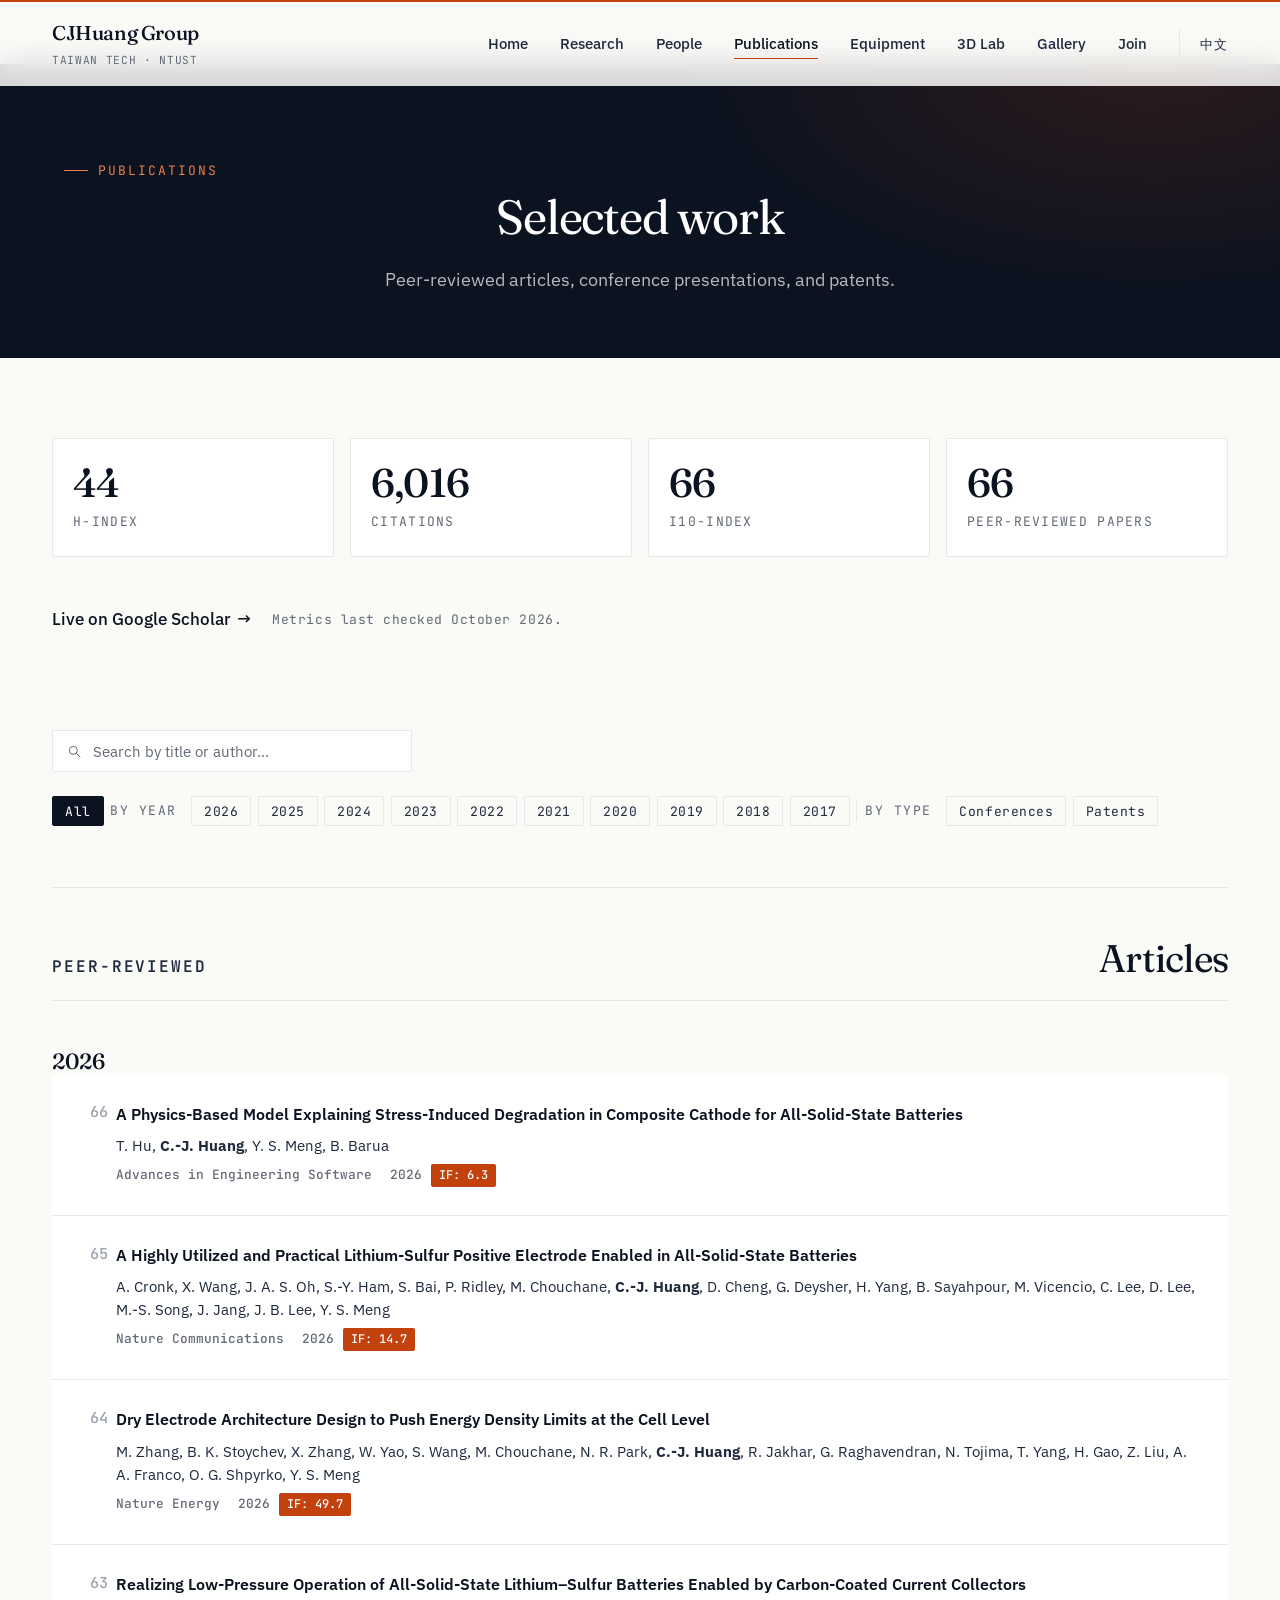
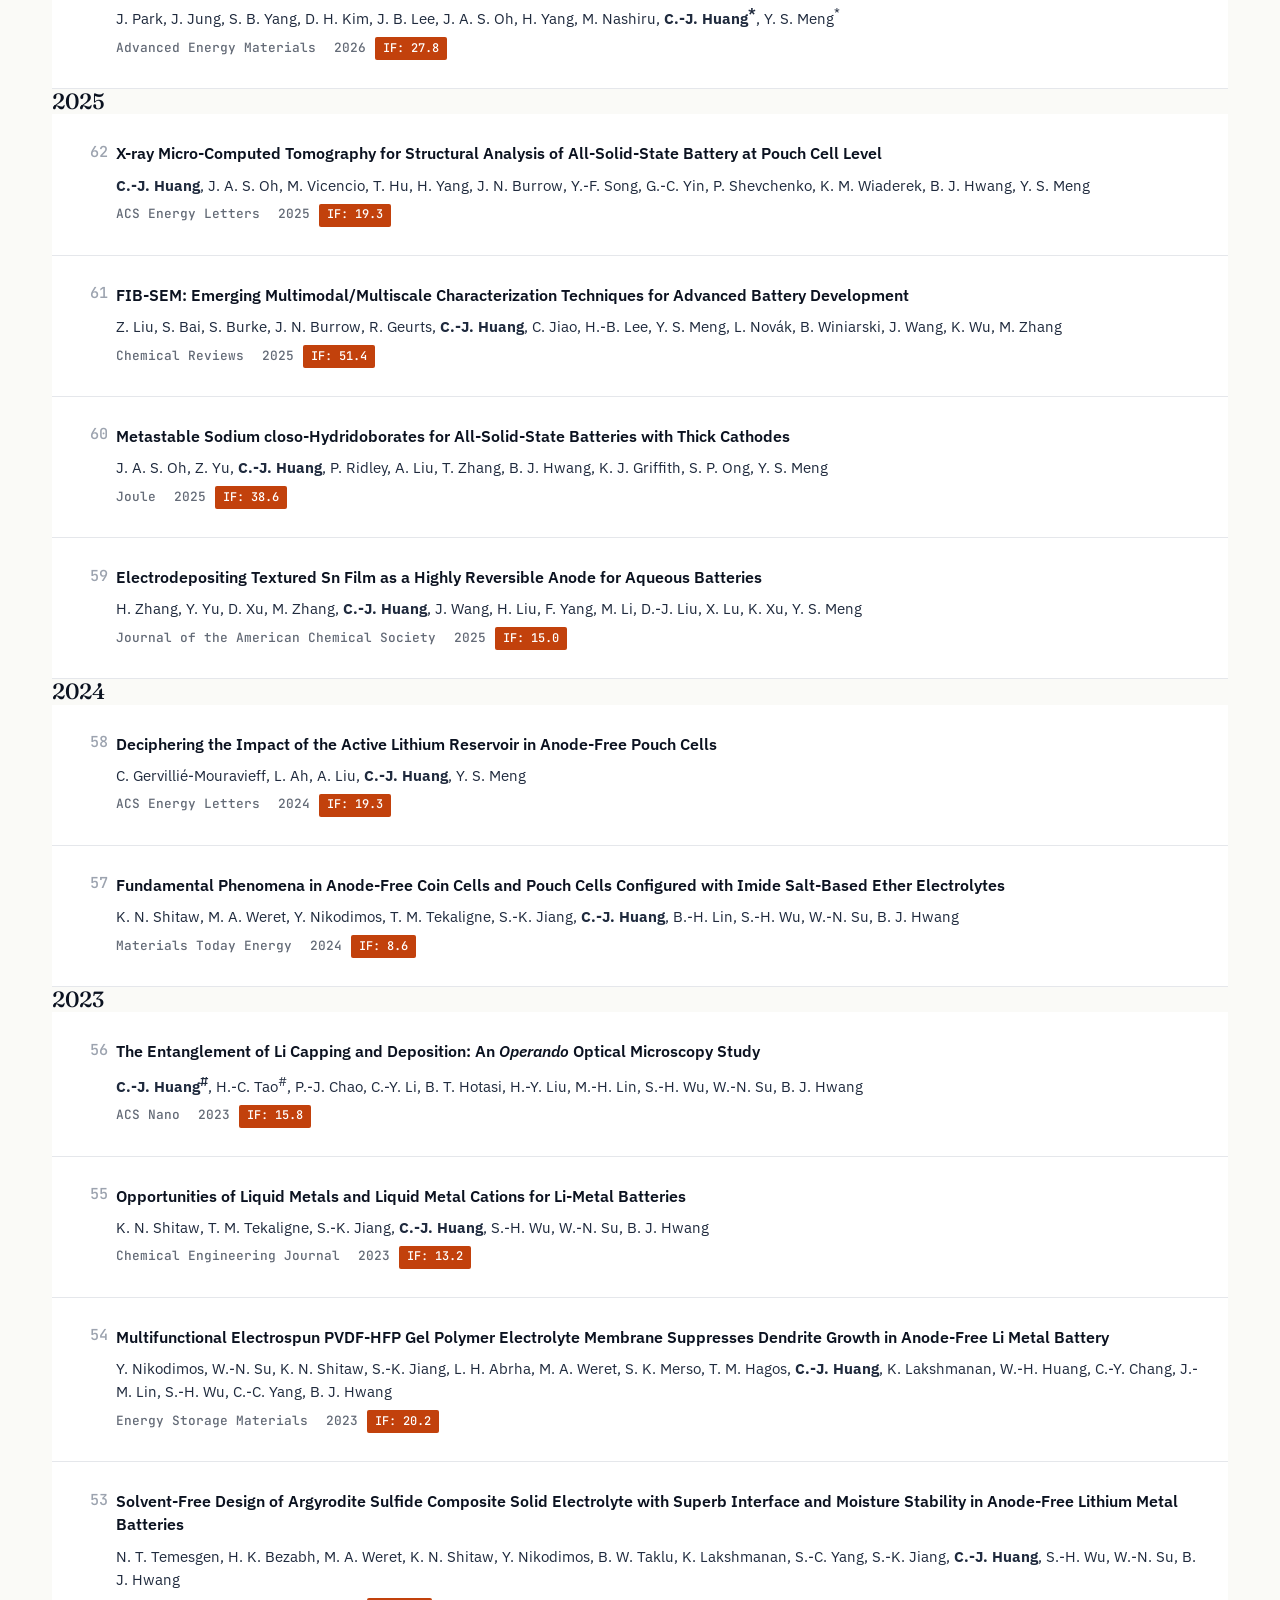
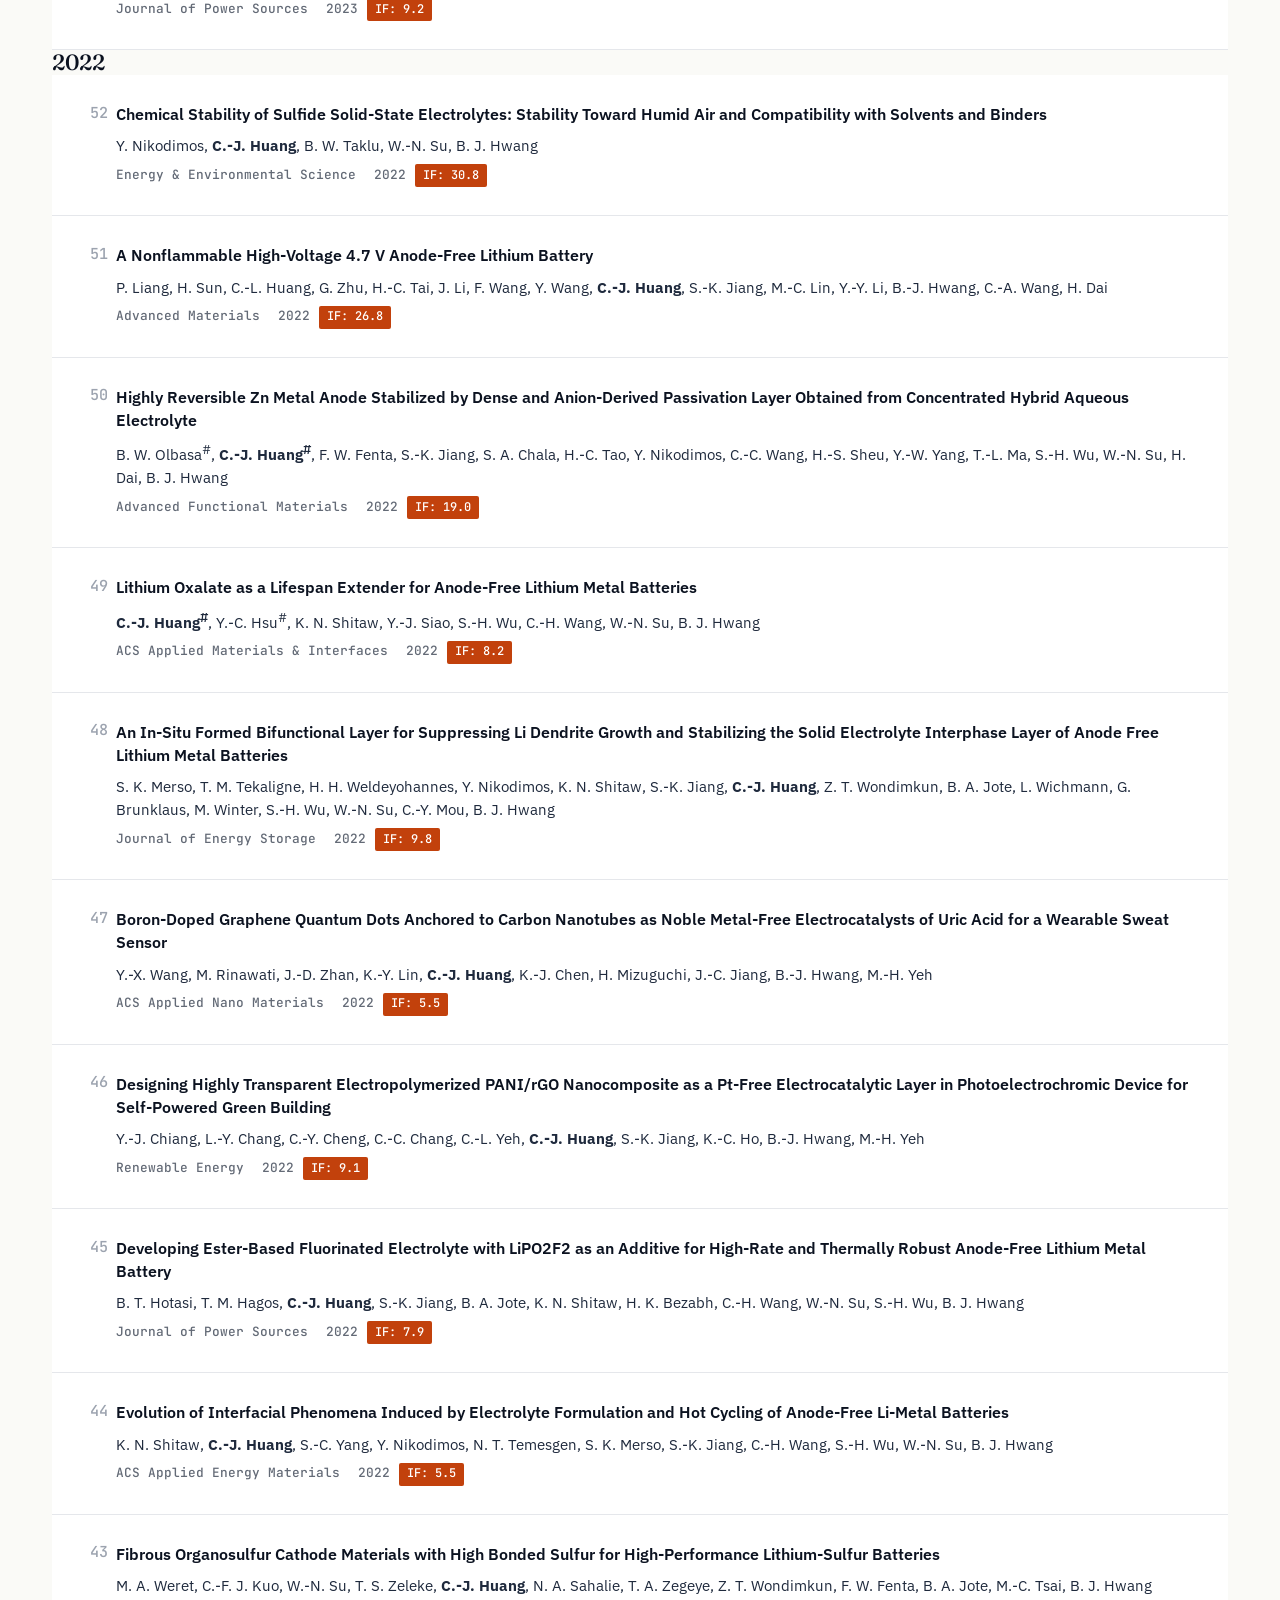
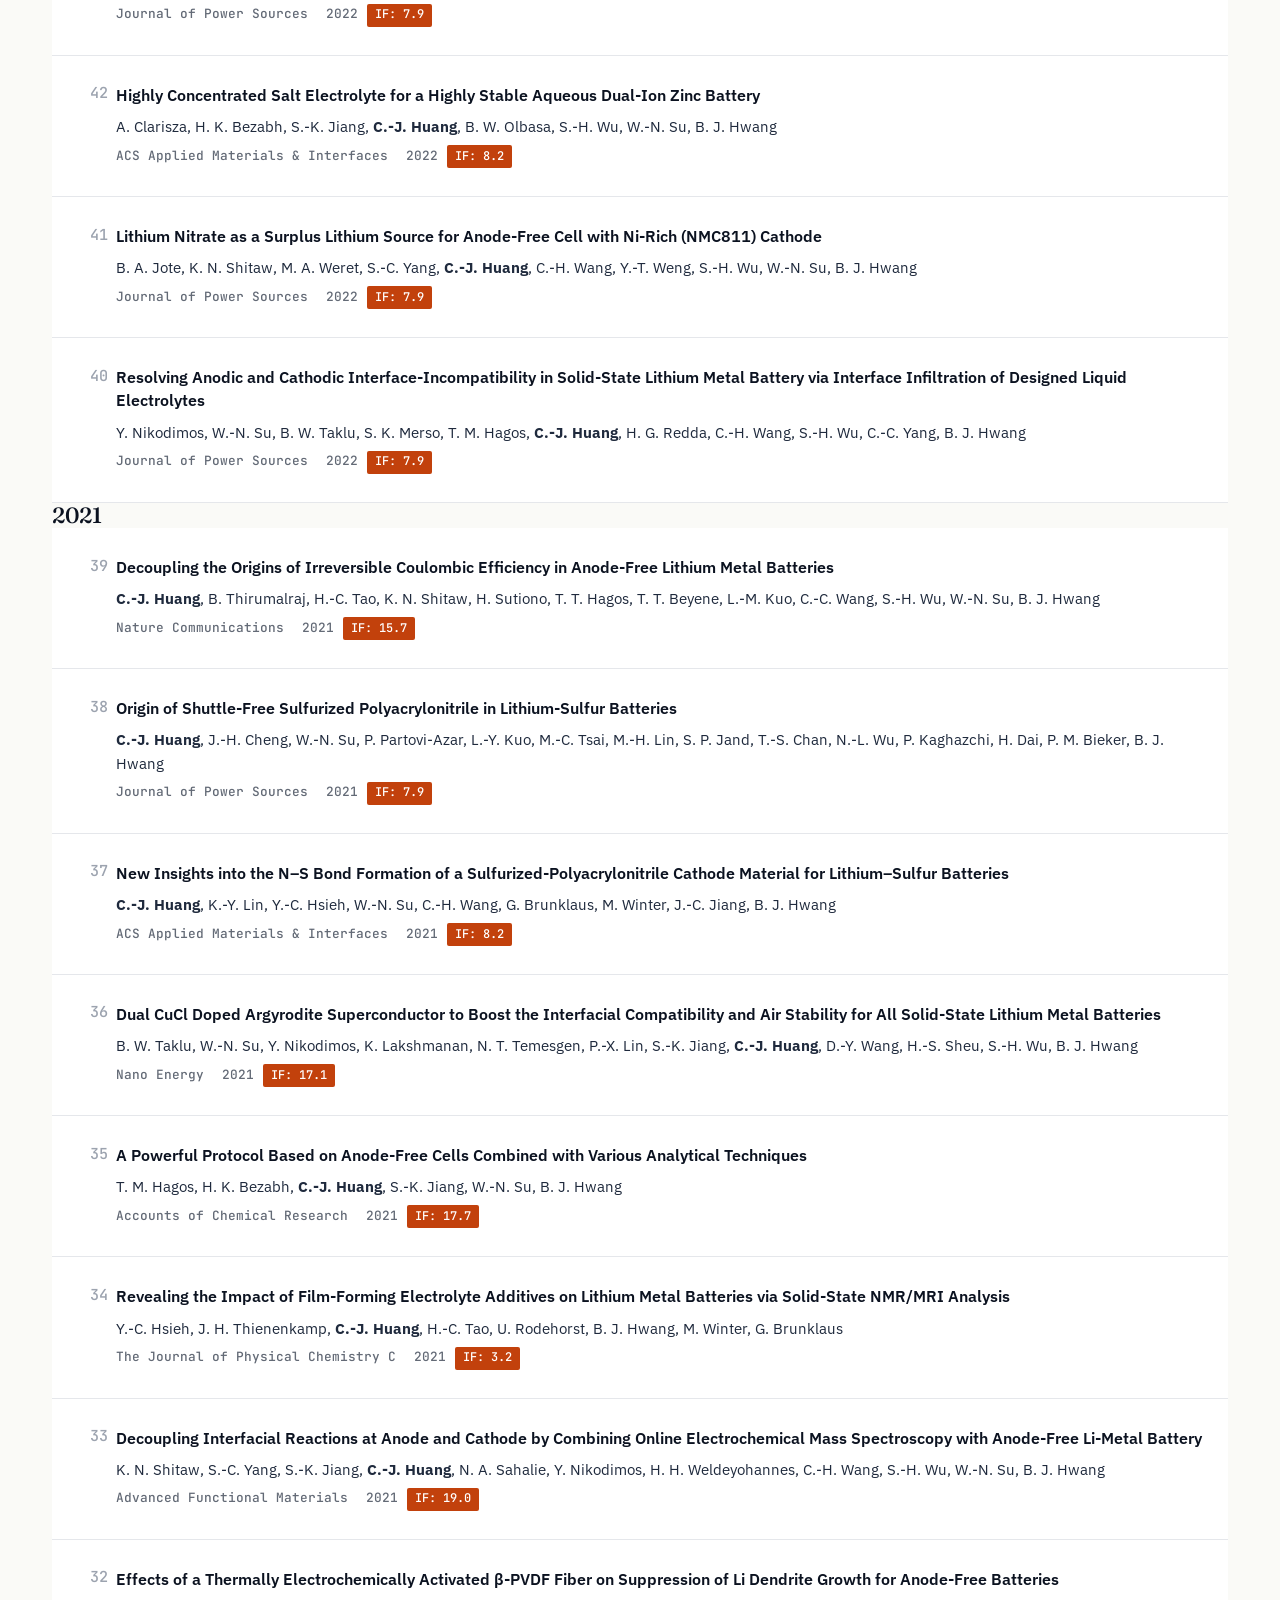
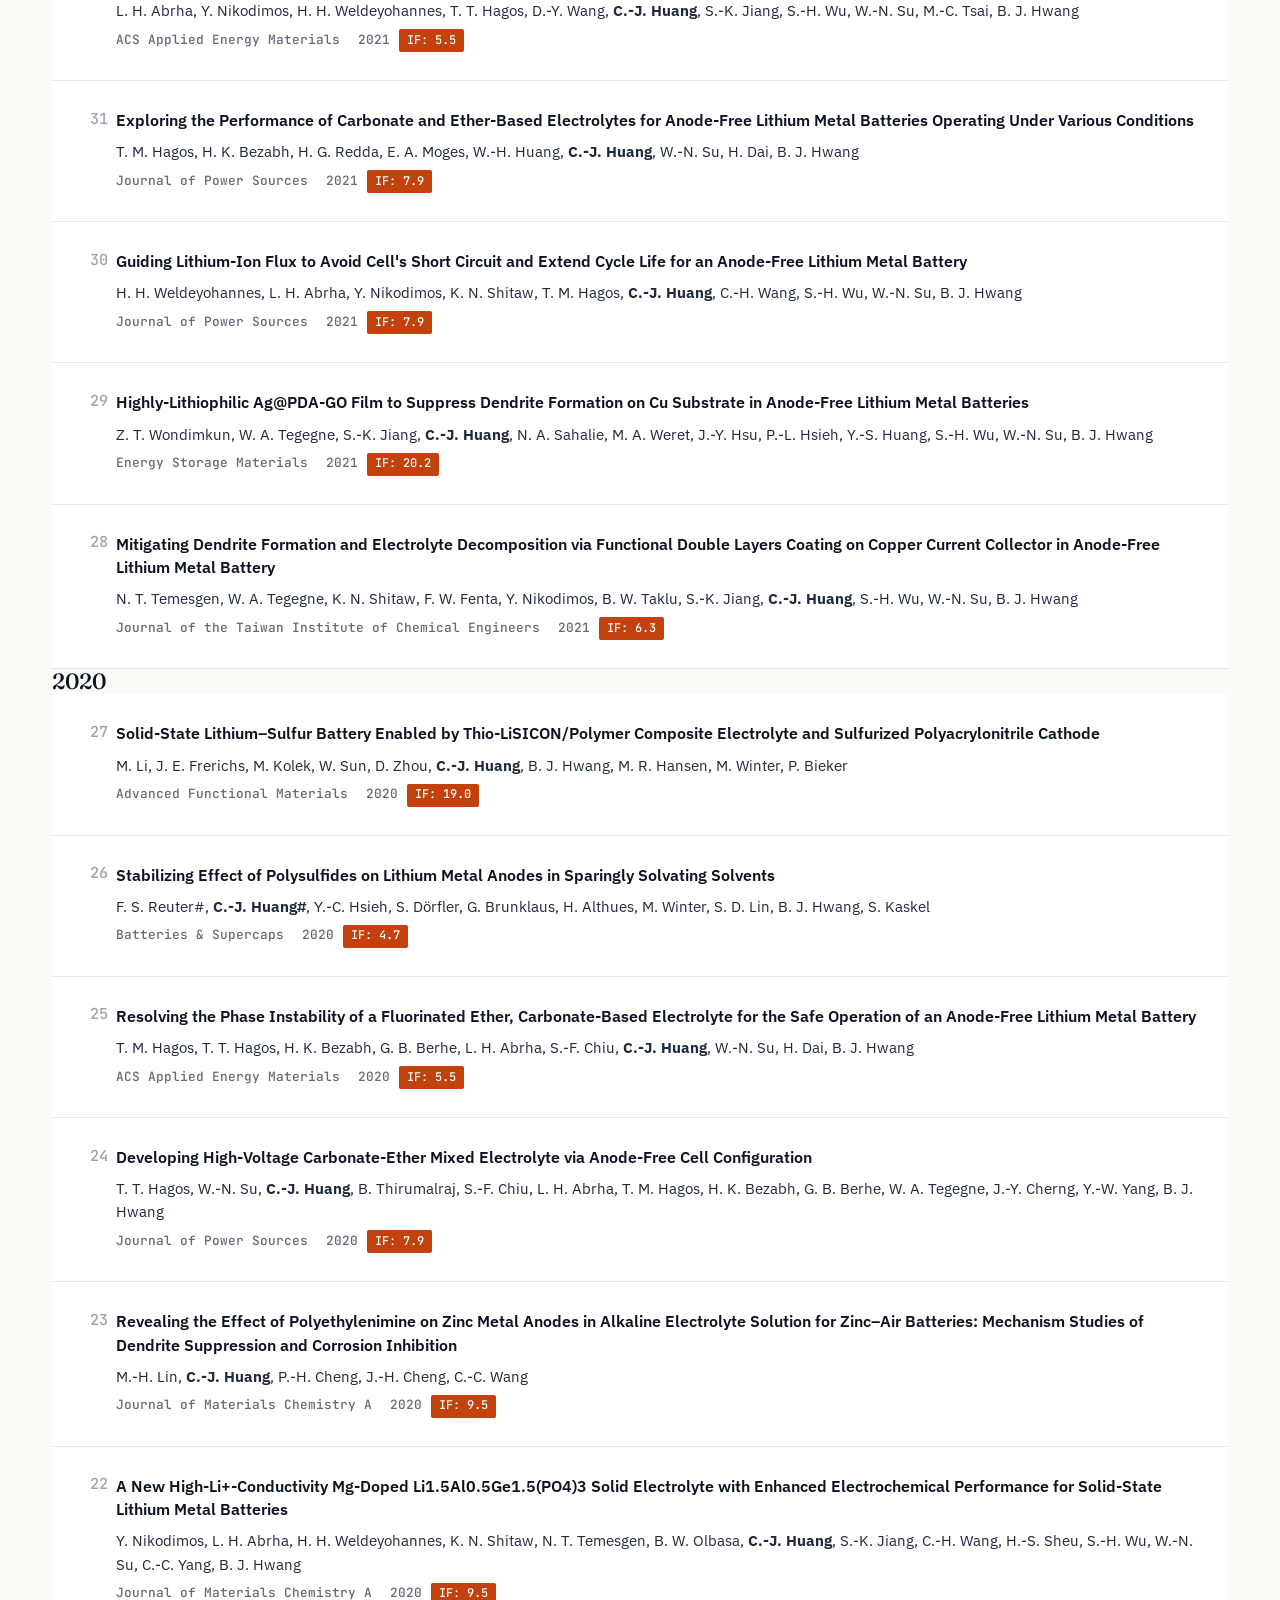
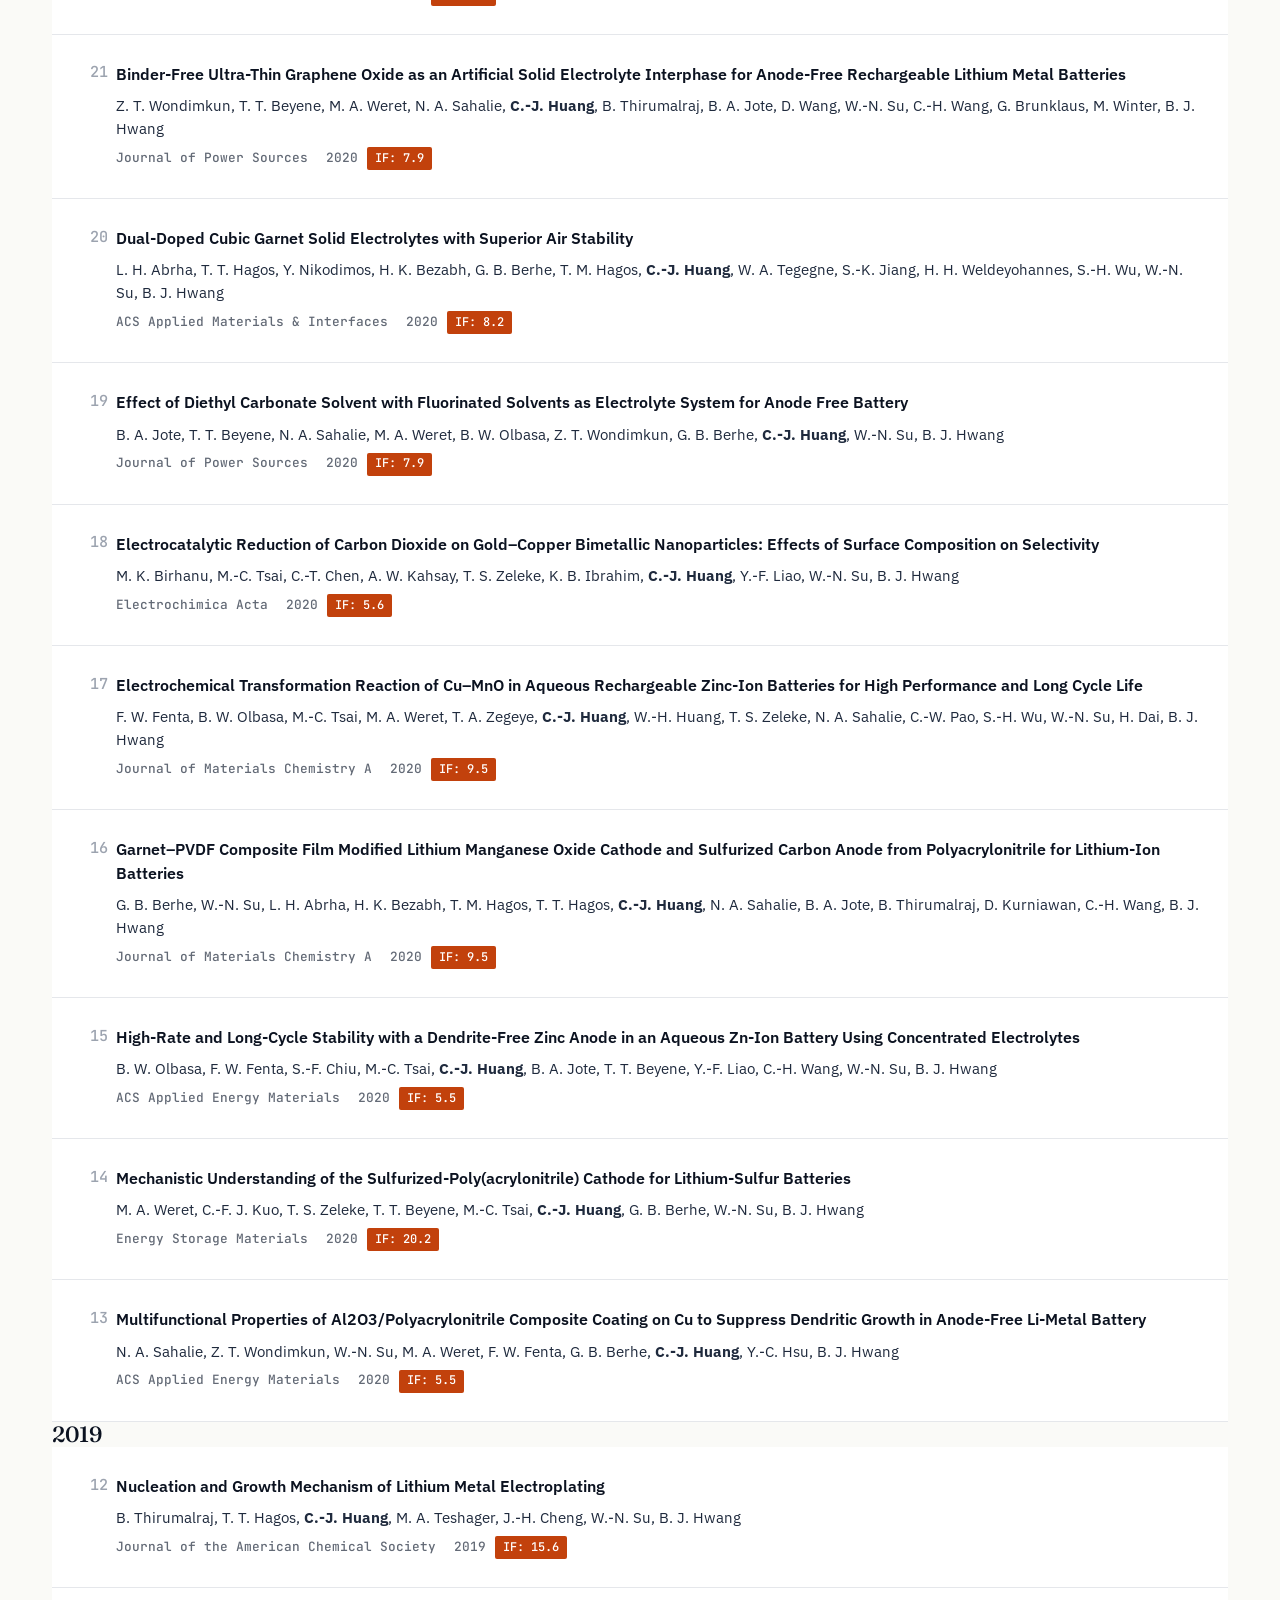
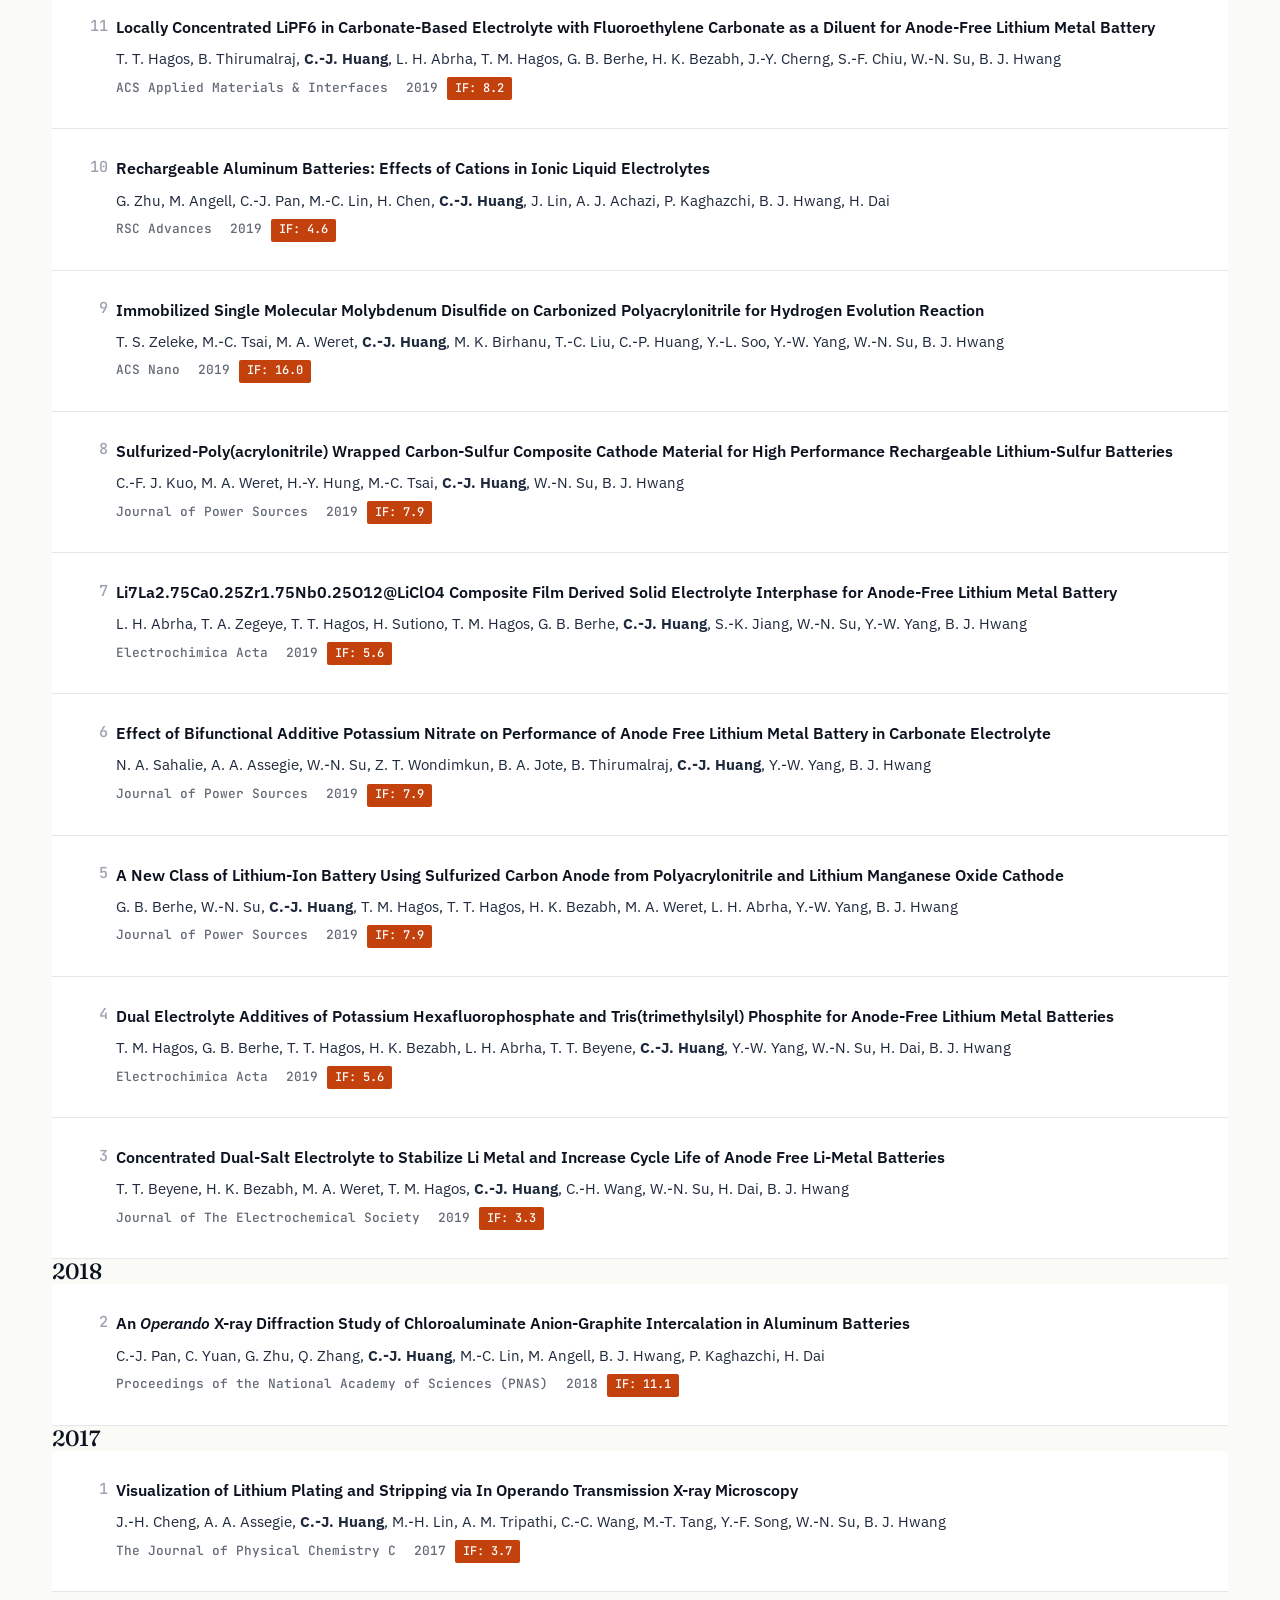
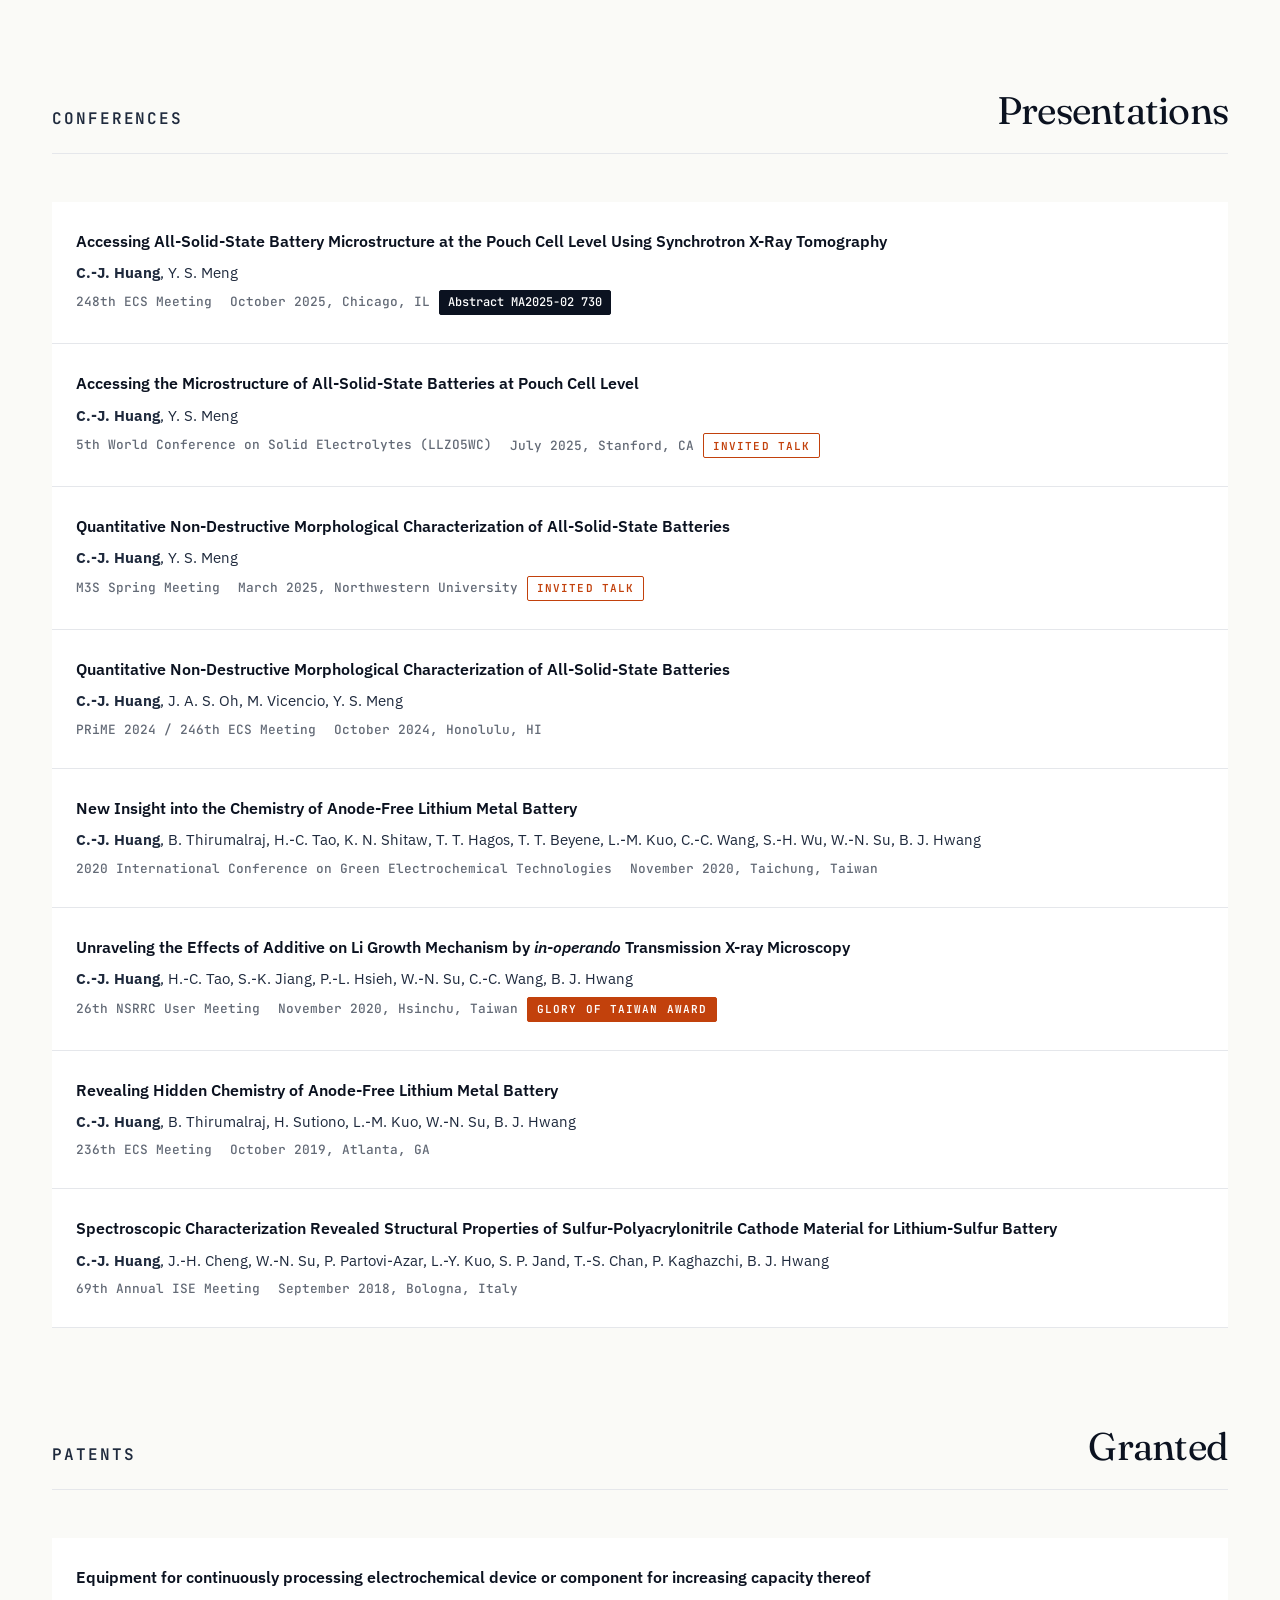
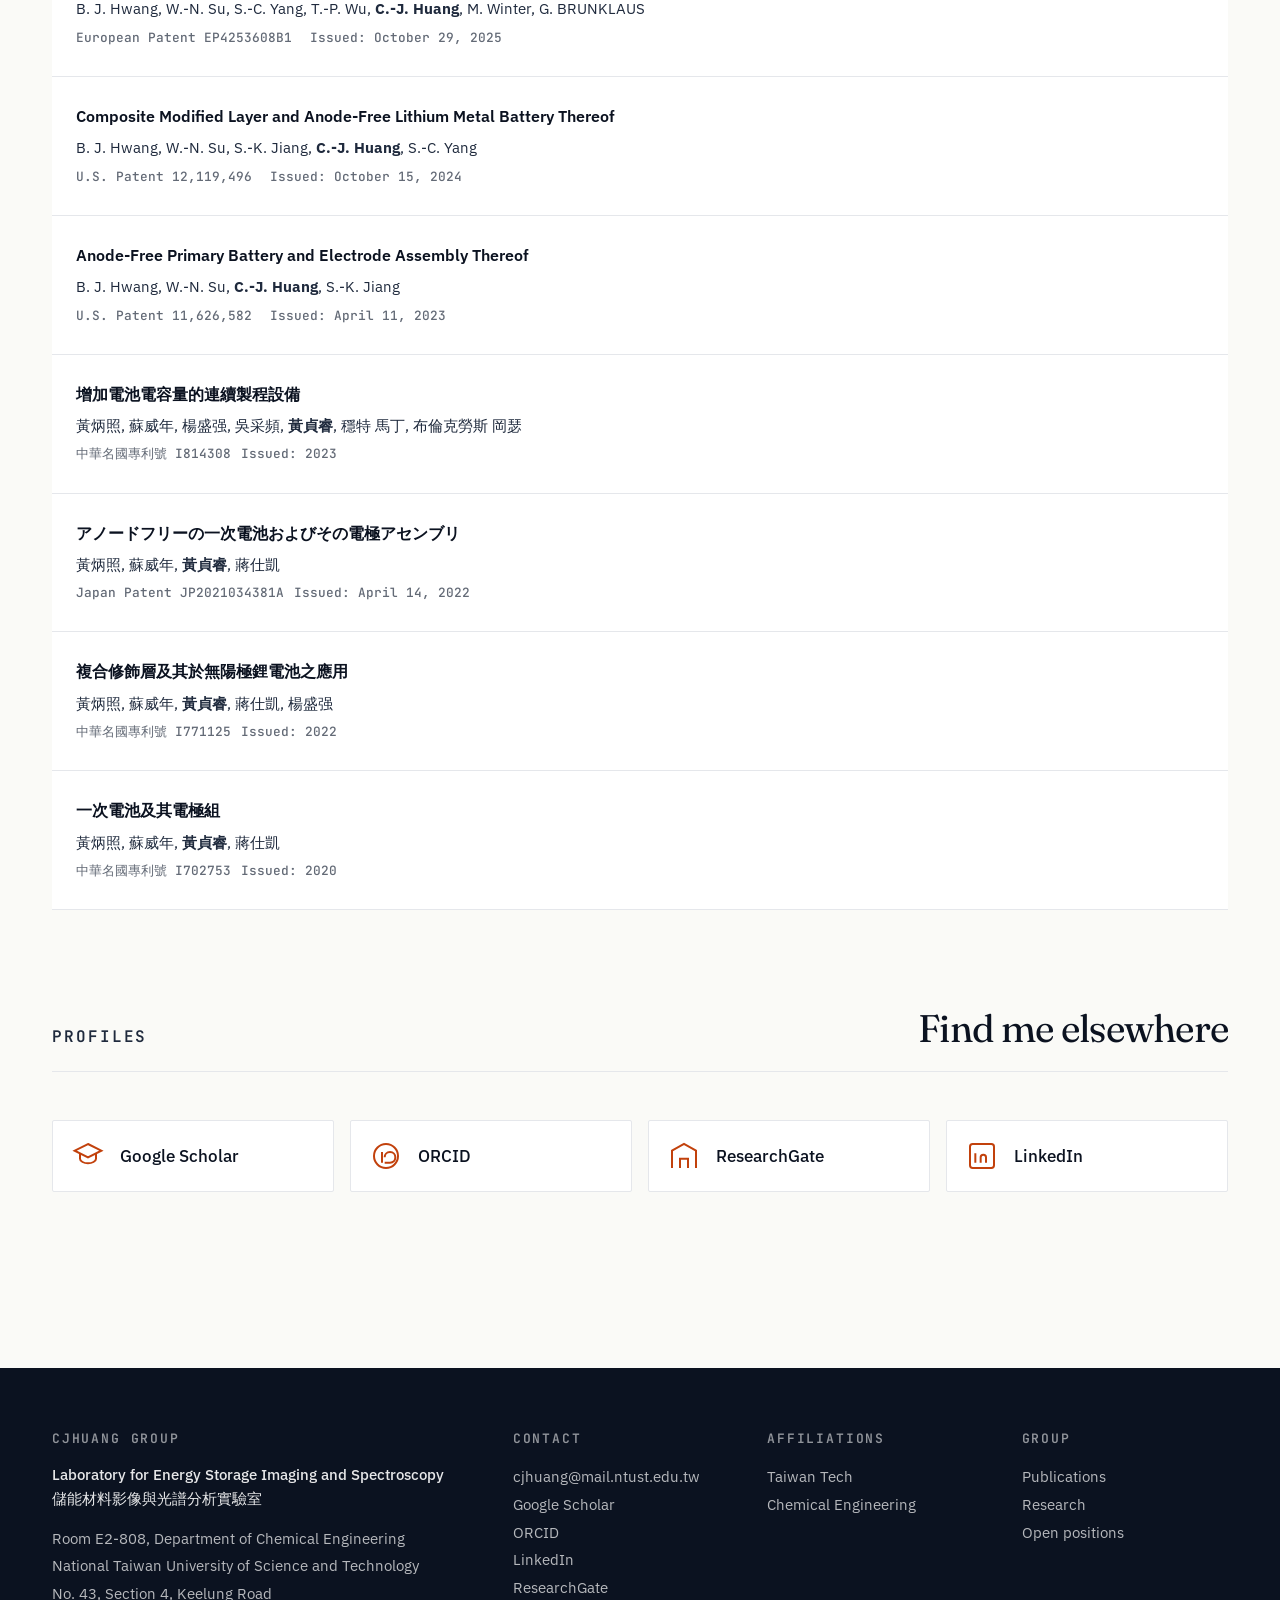
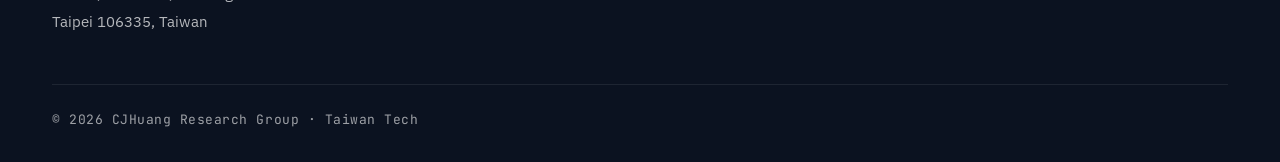
<file: publications.html>
<!DOCTYPE html>
<html lang="en">
<head>
    <meta charset="UTF-8">
    <meta name="viewport" content="width=device-width, initial-scale=1.0">
    <title>Publications · CJHuang Group</title>
    <meta name="description" content="65+ peer-reviewed publications on solid-state batteries, anode-free Li metal, and synchrotron X-ray characterization. CJHuang Group, Taiwan Tech.">
    <link rel="canonical" href="https://bencjhuang.github.io/publications.html">

    <!-- Open Graph / social cards -->
    <meta property="og:type" content="website">
    <meta property="og:title" content="Publications · CJHuang Group">
    <meta property="og:description" content="65+ peer-reviewed articles, conference presentations, and patents on solid-state batteries, anode-free Li metal, and synchrotron X-ray characterization.">
    <meta property="og:image" content="https://bencjhuang.github.io/image/og-default.jpg">
    <meta property="og:url" content="https://bencjhuang.github.io/publications.html">
    <meta property="og:site_name" content="CJHuang Group">
    <meta name="twitter:card" content="summary_large_image">
    <meta name="twitter:title" content="Publications · CJHuang Group">
    <meta name="twitter:description" content="Peer-reviewed articles, conferences, and patents — battery materials and synchrotron characterization.">
    <meta name="twitter:image" content="https://bencjhuang.github.io/image/og-default.jpg">

    <link rel="preconnect" href="https://fonts.googleapis.com">
    <link rel="preconnect" href="https://fonts.gstatic.com" crossorigin>
    <link href="https://fonts.googleapis.com/css2?family=Fraunces:ital,opsz,wght@0,9..144,300..600;1,9..144,300..500&family=IBM+Plex+Sans:ital,wght@0,300;0,400;0,500;0,600;0,700;1,400&family=JetBrains+Mono:wght@400;500;600&display=swap" rel="stylesheet">
    <link rel="stylesheet" href="styles.css">
</head>
<body>
    <a class="skip-link" href="#main-content">Skip to content</a>
    <nav id="navbar">
        <div class="nav-container">
            <a href="index.html" class="logo">
                <div class="logo-main">CJHuang Group</div>
                <div class="logo-sub">Taiwan Tech · NTUST</div>
            </a>
            <ul class="nav-links">
                <li><a href="index.html">Home</a></li>
                <li><a href="research.html">Research</a></li>
                <li><a href="people.html">People</a></li>
                <li><a href="publications.html" class="active">Publications</a></li>
                <li><a href="equipment.html">Equipment</a></li>
                <li><a href="lab.html">3D Lab</a></li>
                <li><a href="gallery.html">Gallery</a></li>
                <li><a href="join.html">Join</a></li>
                <li class="nav-lang"><a href="zh/index.html" lang="zh-Hant" hreflang="zh-Hant">中文</a></li>
            </ul>
            <button class="hamburger" id="hamburger" aria-label="Toggle navigation menu">
                <span></span><span></span><span></span>
            </button>
        </div>
    </nav>

    <div class="mobile-menu" id="mobile-menu">
        <a href="index.html">Home</a>
        <a href="research.html">Research</a>
        <a href="people.html">People</a>
        <a href="publications.html" class="active">Publications</a>
        <a href="equipment.html">Equipment</a>
        <a href="lab.html">3D Lab</a>
        <a href="gallery.html">Gallery</a>
        <a href="join.html">Join</a>
        <a href="zh/index.html" class="mobile-lang" lang="zh-Hant" hreflang="zh-Hant">中文</a>
    </div>

    <div class="read-progress" aria-hidden="true"></div>

    <header class="page-header">
        <span class="page-eyebrow">Publications</span>
        <h1>Selected work</h1>
        <p>Peer-reviewed articles, conference presentations, and patents.</p>
    </header>

    <main id="main-content">

        <!-- Stats -->
        <section class="pub-stats-section">
            <div class="pub-stats">
                <div class="stat-card">
                    <div class="stat-number" data-count="44">44</div>
                    <div class="stat-label">h-index</div>
                </div>
                <div class="stat-card">
                    <div class="stat-number" data-count="6016">6,016</div>
                    <div class="stat-label">Citations</div>
                </div>
                <div class="stat-card">
                    <div class="stat-number" data-count="66">66</div>
                    <div class="stat-label">i10-index</div>
                </div>
                <div class="stat-card">
                    <div class="stat-number" data-count="66">66</div>
                    <div class="stat-label">Peer-reviewed papers</div>
                </div>
            </div>
            <div class="pub-stats-meta">
                <a href="https://scholar.google.com/citations?user=fFTtGFAAAAAJ&hl=en" target="_blank" rel="noopener" class="btn-link">
                    Live on Google Scholar
                    <span class="btn-arrow" aria-hidden="true">→</span>
                </a>
                <span class="pub-stats-note">Metrics last checked October 2026.</span>
            </div>
        </section>

        <!-- Filter toolbar -->
        <section class="pub-toolbar-section" aria-label="Filter publications">
            <div class="pub-toolbar">
                <label class="pub-search">
                    <span class="visually-hidden">Search publications</span>
                    <svg viewBox="0 0 24 24" aria-hidden="true" class="pub-search-icon">
                        <circle cx="11" cy="11" r="6" fill="none" stroke="currentColor" stroke-width="1.5"/>
                        <path d="M16 16l5 5" fill="none" stroke="currentColor" stroke-width="1.5" stroke-linecap="round"/>
                    </svg>
                    <input type="search" id="pub-search" placeholder="Search by title or author…" autocomplete="off">
                </label>
                <div class="pub-year-chips" id="pub-year-chips" role="group" aria-label="Filter publications">
                    <button class="pub-chip active" data-filter="all">All</button>
                    <span class="pub-chips-divider" aria-hidden="true">By year</span>
                    <button class="pub-chip" data-filter="year-2026">2026</button>
                    <button class="pub-chip" data-filter="year-2025">2025</button>
                    <button class="pub-chip" data-filter="year-2024">2024</button>
                    <button class="pub-chip" data-filter="year-2023">2023</button>
                    <button class="pub-chip" data-filter="year-2022">2022</button>
                    <button class="pub-chip" data-filter="year-2021">2021</button>
                    <button class="pub-chip" data-filter="year-2020">2020</button>
                    <button class="pub-chip" data-filter="year-2019">2019</button>
                    <button class="pub-chip" data-filter="year-2018">2018</button>
                    <button class="pub-chip" data-filter="year-2017">2017</button>
                    <span class="pub-chips-divider" aria-hidden="true">By type</span>
                    <button class="pub-chip" data-filter="conferences">Conferences</button>
                    <button class="pub-chip" data-filter="patents">Patents</button>
                </div>
            </div>
            <p class="pub-result-count" id="pub-result-count" aria-live="polite"></p>
        </section>

        <!-- Peer-Reviewed Articles — id="peer-reviewed" triggers counter-reset: pub-counter 64 -->
        <section id="peer-reviewed">
            <div class="section-header">
                <span class="section-eyebrow">Peer-reviewed</span>
                <h2>Articles</h2>
            </div>

            <div class="year-group" data-year="2026">
                <h3 class="year-label">2026</h3>
                <div class="publication-list">
                    <div class="publication">
                        <div class="pub-title"><a href="https://doi.org/10.1016/j.advengsoft.2026.104279" target="_blank">A Physics-Based Model Explaining Stress-Induced Degradation in Composite Cathode for All-Solid-State Batteries</a></div>
                        <div class="pub-authors">T. Hu, <strong>C.-J. Huang</strong>, Y. S. Meng, B. Barua</div>
                        <div class="pub-venue">Advances in Engineering Software <span class="pub-year">2026</span><span class="pub-impact">IF: 6.3</span></div>
                    </div>
                    <div class="publication">
                        <div class="pub-title"><a href="https://doi.org/10.1038/s41467-026-69750-0" target="_blank">A Highly Utilized and Practical Lithium-Sulfur Positive Electrode Enabled in All-Solid-State Batteries</a></div>
                        <div class="pub-authors">A. Cronk, X. Wang, J. A. S. Oh, S.-Y. Ham, S. Bai, P. Ridley, M. Chouchane, <strong>C.-J. Huang</strong>, D. Cheng, G. Deysher, H. Yang, B. Sayahpour, M. Vicencio, C. Lee, D. Lee, M.-S. Song, J. Jang, J. B. Lee, Y. S. Meng</div>
                        <div class="pub-venue">Nature Communications <span class="pub-year">2026</span><span class="pub-impact">IF: 14.7</span></div>
                    </div>
                    <div class="publication">
                        <div class="pub-title"><a href="https://doi.org/10.1038/s41560-026-01981-3" target="_blank">Dry Electrode Architecture Design to Push Energy Density Limits at the Cell Level</a></div>
                        <div class="pub-authors">M. Zhang, B. K. Stoychev, X. Zhang, W. Yao, S. Wang, M. Chouchane, N. R. Park, <strong>C.-J. Huang</strong>, R. Jakhar, G. Raghavendran, N. Tojima, T. Yang, H. Gao, Z. Liu, A. A. Franco, O. G. Shpyrko, Y. S. Meng</div>
                        <div class="pub-venue">Nature Energy <span class="pub-year">2026</span><span class="pub-impact">IF: 49.7</span></div>
                    </div>
                    <div class="publication">
                        <div class="pub-title"><a href="https://doi.org/10.1002/aenm.202504272" target="_blank">Realizing Low-Pressure Operation of All-Solid-State Lithium–Sulfur Batteries Enabled by Carbon-Coated Current Collectors</a></div>
                        <div class="pub-authors">J. Park, J. Jung, S. B. Yang, D. H. Kim, J. B. Lee, J. A. S. Oh, H. Yang, M. Nashiru, <strong>C.-J. Huang<sup>*</sup></strong>, Y. S. Meng<sup>*</sup></div>
                        <div class="pub-venue">Advanced Energy Materials <span class="pub-year">2026</span><span class="pub-impact">IF: 27.8</span></div>
                    </div>
                </div>
            </div>

            <div class="year-group" data-year="2025">
                <h3 class="year-label">2025</h3>
                <div class="publication-list">
                    <div class="publication">
                        <div class="pub-title"><a href="https://doi.org/10.1021/acsenergylett.5c00956" target="_blank">X-ray Micro-Computed Tomography for Structural Analysis of All-Solid-State Battery at Pouch Cell Level</a></div>
                        <div class="pub-authors"><strong>C.-J. Huang</strong>, J. A. S. Oh, M. Vicencio, T. Hu, H. Yang, J. N. Burrow, Y.-F. Song, G.-C. Yin, P. Shevchenko, K. M. Wiaderek, B. J. Hwang, Y. S. Meng</div>
                        <div class="pub-venue">ACS Energy Letters <span class="pub-year">2025</span><span class="pub-impact">IF: 19.3</span></div>
                    </div>
                    <div class="publication">
                        <div class="pub-title"><a href="https://doi.org/10.1021/acs.chemrev.4c00831" target="_blank">FIB-SEM: Emerging Multimodal/Multiscale Characterization Techniques for Advanced Battery Development</a></div>
                        <div class="pub-authors">Z. Liu, S. Bai, S. Burke, J. N. Burrow, R. Geurts, <strong>C.-J. Huang</strong>, C. Jiao, H.-B. Lee, Y. S. Meng, L. Novák, B. Winiarski, J. Wang, K. Wu, M. Zhang</div>
                        <div class="pub-venue">Chemical Reviews <span class="pub-year">2025</span><span class="pub-impact">IF: 51.4</span></div>
                    </div>
                    <div class="publication">
                        <div class="pub-title"><a href="https://doi.org/10.1016/j.joule.2025.102130" target="_blank">Metastable Sodium closo-Hydridoborates for All-Solid-State Batteries with Thick Cathodes</a></div>
                        <div class="pub-authors">J. A. S. Oh, Z. Yu, <strong>C.-J. Huang</strong>, P. Ridley, A. Liu, T. Zhang, B. J. Hwang, K. J. Griffith, S. P. Ong, Y. S. Meng</div>
                        <div class="pub-venue">Joule <span class="pub-year">2025</span><span class="pub-impact">IF: 38.6</span></div>
                    </div>
                    <div class="publication">
                        <div class="pub-title"><a href="https://doi.org/10.1021/jacs.5c03861" target="_blank">Electrodepositing Textured Sn Film as a Highly Reversible Anode for Aqueous Batteries</a></div>
                        <div class="pub-authors">H. Zhang, Y. Yu, D. Xu, M. Zhang, <strong>C.-J. Huang</strong>, J. Wang, H. Liu, F. Yang, M. Li, D.-J. Liu, X. Lu, K. Xu, Y. S. Meng</div>
                        <div class="pub-venue">Journal of the American Chemical Society <span class="pub-year">2025</span><span class="pub-impact">IF: 15.0</span></div>
                    </div>
                </div>
            </div>

            <div class="year-group" data-year="2024">
                <h3 class="year-label">2024</h3>
                <div class="publication-list">
                    <div class="publication">
                        <div class="pub-title"><a href="https://doi.org/10.1021/acsenergylett.4c00457" target="_blank">Deciphering the Impact of the Active Lithium Reservoir in Anode-Free Pouch Cells</a></div>
                        <div class="pub-authors">C. Gervillié-Mouravieff, L. Ah, A. Liu, <strong>C.-J. Huang</strong>, Y. S. Meng</div>
                        <div class="pub-venue">ACS Energy Letters <span class="pub-year">2024</span><span class="pub-impact">IF: 19.3</span></div>
                    </div>
                    <div class="publication">
                        <div class="pub-title"><a href="https://doi.org/10.1016/j.mtener.2023.101461" target="_blank">Fundamental Phenomena in Anode-Free Coin Cells and Pouch Cells Configured with Imide Salt-Based Ether Electrolytes</a></div>
                        <div class="pub-authors">K. N. Shitaw, M. A. Weret, Y. Nikodimos, T. M. Tekaligne, S.-K. Jiang, <strong>C.-J. Huang</strong>, B.-H. Lin, S.-H. Wu, W.-N. Su, B. J. Hwang</div>
                        <div class="pub-venue">Materials Today Energy <span class="pub-year">2024</span><span class="pub-impact">IF: 8.6</span></div>
                    </div>
                </div>
            </div>

            <div class="year-group" data-year="2023">
                <h3 class="year-label">2023</h3>
                <div class="publication-list">
                    <div class="publication">
                        <div class="pub-title"><a href="https://doi.org/10.1021/acsnano.3c00640" target="_blank">The Entanglement of Li Capping and Deposition: An <i>Operando</i> Optical Microscopy Study</a></div>
                        <div class="pub-authors"><strong>C.-J. Huang<sup>#</sup></strong>, H.-C. Tao<sup>#</sup>, P.-J. Chao, C.-Y. Li, B. T. Hotasi, H.-Y. Liu, M.-H. Lin, S.-H. Wu, W.-N. Su, B. J. Hwang</div>
                        <div class="pub-venue">ACS Nano <span class="pub-year">2023</span><span class="pub-impact">IF: 15.8</span></div>
                    </div>
                    <div class="publication">
                        <div class="pub-title"><a href="https://doi.org/10.1016/j.cej.2023.144062" target="_blank">Opportunities of Liquid Metals and Liquid Metal Cations for Li-Metal Batteries</a></div>
                        <div class="pub-authors">K. N. Shitaw, T. M. Tekaligne, S.-K. Jiang, <strong>C.-J. Huang</strong>, S.-H. Wu, W.-N. Su, B. J. Hwang</div>
                        <div class="pub-venue">Chemical Engineering Journal <span class="pub-year">2023</span><span class="pub-impact">IF: 13.2</span></div>
                    </div>
                    <div class="publication">
                        <div class="pub-title"><a href="https://doi.org/10.1016/j.ensm.2023.102861" target="_blank">Multifunctional Electrospun PVDF-HFP Gel Polymer Electrolyte Membrane Suppresses Dendrite Growth in Anode-Free Li Metal Battery</a></div>
                        <div class="pub-authors">Y. Nikodimos, W.-N. Su, K. N. Shitaw, S.-K. Jiang, L. H. Abrha, M. A. Weret, S. K. Merso, T. M. Hagos, <strong>C.-J. Huang</strong>, K. Lakshmanan, W.-H. Huang, C.-Y. Chang, J.-M. Lin, S.-H. Wu, C.-C. Yang, B. J. Hwang</div>
                        <div class="pub-venue">Energy Storage Materials <span class="pub-year">2023</span><span class="pub-impact">IF: 20.2</span></div>
                    </div>
                    <div class="publication">
                        <div class="pub-title"><a href="https://doi.org/10.1016/j.jpowsour.2022.232462" target="_blank">Solvent-Free Design of Argyrodite Sulfide Composite Solid Electrolyte with Superb Interface and Moisture Stability in Anode-Free Lithium Metal Batteries</a></div>
                        <div class="pub-authors">N. T. Temesgen, H. K. Bezabh, M. A. Weret, K. N. Shitaw, Y. Nikodimos, B. W. Taklu, K. Lakshmanan, S.-C. Yang, S.-K. Jiang, <strong>C.-J. Huang</strong>, S.-H. Wu, W.-N. Su, B. J. Hwang</div>
                        <div class="pub-venue">Journal of Power Sources <span class="pub-year">2023</span><span class="pub-impact">IF: 9.2</span></div>
                    </div>
                </div>
            </div>

            <div class="year-group" data-year="2022">
                <h3 class="year-label">2022</h3>
                <div class="publication-list">
                    <div class="publication">
                        <div class="pub-title"><a href="https://doi.org/10.1039/D1EE03032A" target="_blank">Chemical Stability of Sulfide Solid-State Electrolytes: Stability Toward Humid Air and Compatibility with Solvents and Binders</a></div>
                        <div class="pub-authors">Y. Nikodimos, <strong>C.-J. Huang</strong>, B. W. Taklu, W.-N. Su, B. J. Hwang</div>
                        <div class="pub-venue">Energy &amp; Environmental Science <span class="pub-year">2022</span><span class="pub-impact">IF: 30.8</span></div>
                    </div>
                    <div class="publication">
                        <div class="pub-title"><a href="https://doi.org/10.1002/adma.202207361" target="_blank">A Nonflammable High-Voltage 4.7 V Anode-Free Lithium Battery</a></div>
                        <div class="pub-authors">P. Liang, H. Sun, C.-L. Huang, G. Zhu, H.-C. Tai, J. Li, F. Wang, Y. Wang, <strong>C.-J. Huang</strong>, S.-K. Jiang, M.-C. Lin, Y.-Y. Li, B.-J. Hwang, C.-A. Wang, H. Dai</div>
                        <div class="pub-venue">Advanced Materials <span class="pub-year">2022</span><span class="pub-impact">IF: 26.8</span></div>
                    </div>
                    <div class="publication">
                        <div class="pub-title"><a href="https://doi.org/10.1002/adfm.202103959" target="_blank">Highly Reversible Zn Metal Anode Stabilized by Dense and Anion-Derived Passivation Layer Obtained from Concentrated Hybrid Aqueous Electrolyte</a></div>
                        <div class="pub-authors">B. W. Olbasa<sup>#</sup>, <strong>C.-J. Huang<sup>#</sup></strong>, F. W. Fenta, S.-K. Jiang, S. A. Chala, H.-C. Tao, Y. Nikodimos, C.-C. Wang, H.-S. Sheu, Y.-W. Yang, T.-L. Ma, S.-H. Wu, W.-N. Su, H. Dai, B. J. Hwang</div>
                        <div class="pub-venue">Advanced Functional Materials <span class="pub-year">2022</span><span class="pub-impact">IF: 19.0</span></div>
                    </div>
                    <div class="publication">
                        <div class="pub-title"><a href="https://doi.org/10.1021/acsami.2c04693" target="_blank">Lithium Oxalate as a Lifespan Extender for Anode-Free Lithium Metal Batteries</a></div>
                        <div class="pub-authors"><strong>C.-J. Huang<sup>#</sup></strong>, Y.-C. Hsu<sup>#</sup>, K. N. Shitaw, Y.-J. Siao, S.-H. Wu, C.-H. Wang, W.-N. Su, B. J. Hwang</div>
                        <div class="pub-venue">ACS Applied Materials &amp; Interfaces <span class="pub-year">2022</span><span class="pub-impact">IF: 8.2</span></div>
                    </div>
                    <div class="publication">
                        <div class="pub-title"><a href="https://doi.org/10.1016/j.est.2022.105955" target="_blank">An In-Situ Formed Bifunctional Layer for Suppressing Li Dendrite Growth and Stabilizing the Solid Electrolyte Interphase Layer of Anode Free Lithium Metal Batteries</a></div>
                        <div class="pub-authors">S. K. Merso, T. M. Tekaligne, H. H. Weldeyohannes, Y. Nikodimos, K. N. Shitaw, S.-K. Jiang, <strong>C.-J. Huang</strong>, Z. T. Wondimkun, B. A. Jote, L. Wichmann, G. Brunklaus, M. Winter, S.-H. Wu, W.-N. Su, C.-Y. Mou, B. J. Hwang</div>
                        <div class="pub-venue">Journal of Energy Storage <span class="pub-year">2022</span><span class="pub-impact">IF: 9.8</span></div>
                    </div>
                    <div class="publication">
                        <div class="pub-title"><a href="https://doi.org/10.1021/acsanm.2c02279" target="_blank">Boron-Doped Graphene Quantum Dots Anchored to Carbon Nanotubes as Noble Metal-Free Electrocatalysts of Uric Acid for a Wearable Sweat Sensor</a></div>
                        <div class="pub-authors">Y.-X. Wang, M. Rinawati, J.-D. Zhan, K.-Y. Lin, <strong>C.-J. Huang</strong>, K.-J. Chen, H. Mizuguchi, J.-C. Jiang, B.-J. Hwang, M.-H. Yeh</div>
                        <div class="pub-venue">ACS Applied Nano Materials <span class="pub-year">2022</span><span class="pub-impact">IF: 5.5</span></div>
                    </div>
                    <div class="publication">
                        <div class="pub-title"><a href="https://doi.org/10.1016/j.renene.2022.08.089" target="_blank">Designing Highly Transparent Electropolymerized PANI/rGO Nanocomposite as a Pt-Free Electrocatalytic Layer in Photoelectrochromic Device for Self-Powered Green Building</a></div>
                        <div class="pub-authors">Y.-J. Chiang, L.-Y. Chang, C.-Y. Cheng, C.-C. Chang, C.-L. Yeh, <strong>C.-J. Huang</strong>, S.-K. Jiang, K.-C. Ho, B.-J. Hwang, M.-H. Yeh</div>
                        <div class="pub-venue">Renewable Energy <span class="pub-year">2022</span><span class="pub-impact">IF: 9.1</span></div>
                    </div>
                    <div class="publication">
                        <div class="pub-title"><a href="https://doi.org/10.1016/j.jpowsour.2022.232047" target="_blank">Developing Ester-Based Fluorinated Electrolyte with LiPO2F2 as an Additive for High-Rate and Thermally Robust Anode-Free Lithium Metal Battery</a></div>
                        <div class="pub-authors">B. T. Hotasi, T. M. Hagos, <strong>C.-J. Huang</strong>, S.-K. Jiang, B. A. Jote, K. N. Shitaw, H. K. Bezabh, C.-H. Wang, W.-N. Su, S.-H. Wu, B. J. Hwang</div>
                        <div class="pub-venue">Journal of Power Sources <span class="pub-year">2022</span><span class="pub-impact">IF: 7.9</span></div>
                    </div>
                    <div class="publication">
                        <div class="pub-title"><a href="https://doi.org/10.1021/acsaem.2c01245" target="_blank">Evolution of Interfacial Phenomena Induced by Electrolyte Formulation and Hot Cycling of Anode-Free Li-Metal Batteries</a></div>
                        <div class="pub-authors">K. N. Shitaw, <strong>C.-J. Huang</strong>, S.-C. Yang, Y. Nikodimos, N. T. Temesgen, S. K. Merso, S.-K. Jiang, C.-H. Wang, S.-H. Wu, W.-N. Su, B. J. Hwang</div>
                        <div class="pub-venue">ACS Applied Energy Materials <span class="pub-year">2022</span><span class="pub-impact">IF: 5.5</span></div>
                    </div>
                    <div class="publication">
                        <div class="pub-title"><a href="https://doi.org/10.1016/j.jpowsour.2022.231693" target="_blank">Fibrous Organosulfur Cathode Materials with High Bonded Sulfur for High-Performance Lithium-Sulfur Batteries</a></div>
                        <div class="pub-authors">M. A. Weret, C.-F. J. Kuo, W.-N. Su, T. S. Zeleke, <strong>C.-J. Huang</strong>, N. A. Sahalie, T. A. Zegeye, Z. T. Wondimkun, F. W. Fenta, B. A. Jote, M.-C. Tsai, B. J. Hwang</div>
                        <div class="pub-venue">Journal of Power Sources <span class="pub-year">2022</span><span class="pub-impact">IF: 7.9</span></div>
                    </div>
                    <div class="publication">
                        <div class="pub-title"><a href="https://doi.org/10.1021/acsami.2c09040" target="_blank">Highly Concentrated Salt Electrolyte for a Highly Stable Aqueous Dual-Ion Zinc Battery</a></div>
                        <div class="pub-authors">A. Clarisza, H. K. Bezabh, S.-K. Jiang, <strong>C.-J. Huang</strong>, B. W. Olbasa, S.-H. Wu, W.-N. Su, B. J. Hwang</div>
                        <div class="pub-venue">ACS Applied Materials &amp; Interfaces <span class="pub-year">2022</span><span class="pub-impact">IF: 8.2</span></div>
                    </div>
                    <div class="publication">
                        <div class="pub-title"><a href="https://doi.org/10.1016/j.jpowsour.2022.231303" target="_blank">Lithium Nitrate as a Surplus Lithium Source for Anode-Free Cell with Ni-Rich (NMC811) Cathode</a></div>
                        <div class="pub-authors">B. A. Jote, K. N. Shitaw, M. A. Weret, S.-C. Yang, <strong>C.-J. Huang</strong>, C.-H. Wang, Y.-T. Weng, S.-H. Wu, W.-N. Su, B. J. Hwang</div>
                        <div class="pub-venue">Journal of Power Sources <span class="pub-year">2022</span><span class="pub-impact">IF: 7.9</span></div>
                    </div>
                    <div class="publication">
                        <div class="pub-title"><a href="https://doi.org/10.1016/j.jpowsour.2022.231425" target="_blank">Resolving Anodic and Cathodic Interface-Incompatibility in Solid-State Lithium Metal Battery via Interface Infiltration of Designed Liquid Electrolytes</a></div>
                        <div class="pub-authors">Y. Nikodimos, W.-N. Su, B. W. Taklu, S. K. Merso, T. M. Hagos, <strong>C.-J. Huang</strong>, H. G. Redda, C.-H. Wang, S.-H. Wu, C.-C. Yang, B. J. Hwang</div>
                        <div class="pub-venue">Journal of Power Sources <span class="pub-year">2022</span><span class="pub-impact">IF: 7.9</span></div>
                    </div>
                </div>
            </div>
            
            <div class="year-group" data-year="2021">
                <h3 class="year-label">2021</h3>
                <div class="publication-list">
                    <div class="publication">
                        <div class="pub-title"><a href="https://doi.org/10.1038/s41467-021-21683-6" target="_blank">Decoupling the Origins of Irreversible Coulombic Efficiency in Anode-Free Lithium Metal Batteries</a></div>
                        <div class="pub-authors"><strong>C.-J. Huang</strong>, B. Thirumalraj, H.-C. Tao, K. N. Shitaw, H. Sutiono, T. T. Hagos, T. T. Beyene, L.-M. Kuo, C.-C. Wang, S.-H. Wu, W.-N. Su, B. J. Hwang</div>
                        <div class="pub-venue">Nature Communications <span class="pub-year">2021</span><span class="pub-impact">IF: 15.7</span></div>
                    </div>
                    <div class="publication">
                        <div class="pub-title"><a href="https://doi.org/10.1016/j.jpowsour.2021.229508" target="_blank">Origin of Shuttle-Free Sulfurized Polyacrylonitrile in Lithium-Sulfur Batteries</a></div>
                        <div class="pub-authors"><strong>C.-J. Huang</strong>, J.-H. Cheng, W.-N. Su, P. Partovi-Azar, L.-Y. Kuo, M.-C. Tsai, M.-H. Lin, S. P. Jand, T.-S. Chan, N.-L. Wu, P. Kaghazchi, H. Dai, P. M. Bieker, B. J. Hwang</div>
                        <div class="pub-venue">Journal of Power Sources <span class="pub-year">2021</span><span class="pub-impact">IF: 7.9</span></div>
                    </div>
                    <div class="publication">
                        <div class="pub-title"><a href="https://doi.org/10.1021/acsami.0c22811" target="_blank">New Insights into the N–S Bond Formation of a Sulfurized-Polyacrylonitrile Cathode Material for Lithium–Sulfur Batteries</a></div>
                        <div class="pub-authors"><strong>C.-J. Huang</strong>, K.-Y. Lin, Y.-C. Hsieh, W.-N. Su, C.-H. Wang, G. Brunklaus, M. Winter, J.-C. Jiang, B. J. Hwang</div>
                        <div class="pub-venue">ACS Applied Materials &amp; Interfaces <span class="pub-year">2021</span><span class="pub-impact">IF: 8.2</span></div>
                    </div>
                    <div class="publication">
                        <div class="pub-title"><a href="https://doi.org/10.1016/j.nanoen.2021.106542" target="_blank">Dual CuCl Doped Argyrodite Superconductor to Boost the Interfacial Compatibility and Air Stability for All Solid-State Lithium Metal Batteries</a></div>
                        <div class="pub-authors">B. W. Taklu, W.-N. Su, Y. Nikodimos, K. Lakshmanan, N. T. Temesgen, P.-X. Lin, S.-K. Jiang, <strong>C.-J. Huang</strong>, D.-Y. Wang, H.-S. Sheu, S.-H. Wu, B. J. Hwang</div>
                        <div class="pub-venue">Nano Energy <span class="pub-year">2021</span><span class="pub-impact">IF: 17.1</span></div>
                    </div>
                    <div class="publication">
                        <div class="pub-title"><a href="https://doi.org/10.1021/acs.accounts.1c00528" target="_blank">A Powerful Protocol Based on Anode-Free Cells Combined with Various Analytical Techniques</a></div>
                        <div class="pub-authors">T. M. Hagos, H. K. Bezabh, <strong>C.-J. Huang</strong>, S.-K. Jiang, W.-N. Su, B. J. Hwang</div>
                        <div class="pub-venue">Accounts of Chemical Research <span class="pub-year">2021</span><span class="pub-impact">IF: 17.7</span></div>
                    </div>
                    <div class="publication">
                        <div class="pub-title"><a href="https://doi.org/10.1021/acs.jpcc.0c09771" target="_blank">Revealing the Impact of Film-Forming Electrolyte Additives on Lithium Metal Batteries via Solid-State NMR/MRI Analysis</a></div>
                        <div class="pub-authors">Y.-C. Hsieh, J. H. Thienenkamp, <strong>C.-J. Huang</strong>, H.-C. Tao, U. Rodehorst, B. J. Hwang, M. Winter, G. Brunklaus</div>
                        <div class="pub-venue">The Journal of Physical Chemistry C <span class="pub-year">2021</span><span class="pub-impact">IF: 3.2</span></div>
                    </div>
                    <div class="publication">
                        <div class="pub-title"><a href="https://doi.org/10.1002/adfm.202006951" target="_blank">Decoupling Interfacial Reactions at Anode and Cathode by Combining Online Electrochemical Mass Spectroscopy with Anode-Free Li-Metal Battery</a></div>
                        <div class="pub-authors">K. N. Shitaw, S.-C. Yang, S.-K. Jiang, <strong>C.-J. Huang</strong>, N. A. Sahalie, Y. Nikodimos, H. H. Weldeyohannes, C.-H. Wang, S.-H. Wu, W.-N. Su, B. J. Hwang</div>
                        <div class="pub-venue">Advanced Functional Materials <span class="pub-year">2021</span><span class="pub-impact">IF: 19.0</span></div>
                    </div>
                    <div class="publication">
                        <div class="pub-title"><a href="https://doi.org/10.1021/acsaem.0c03015" target="_blank">Effects of a Thermally Electrochemically Activated β-PVDF Fiber on Suppression of Li Dendrite Growth for Anode-Free Batteries</a></div>
                        <div class="pub-authors">L. H. Abrha, Y. Nikodimos, H. H. Weldeyohannes, T. T. Hagos, D.-Y. Wang, <strong>C.-J. Huang</strong>, S.-K. Jiang, S.-H. Wu, W.-N. Su, M.-C. Tsai, B. J. Hwang</div>
                        <div class="pub-venue">ACS Applied Energy Materials <span class="pub-year">2021</span><span class="pub-impact">IF: 5.5</span></div>
                    </div>
                    <div class="publication">
                        <div class="pub-title"><a href="https://doi.org/10.1016/j.jpowsour.2021.230388" target="_blank">Exploring the Performance of Carbonate and Ether-Based Electrolytes for Anode-Free Lithium Metal Batteries Operating Under Various Conditions</a></div>
                        <div class="pub-authors">T. M. Hagos, H. K. Bezabh, H. G. Redda, E. A. Moges, W.-H. Huang, <strong>C.-J. Huang</strong>, W.-N. Su, H. Dai, B. J. Hwang</div>
                        <div class="pub-venue">Journal of Power Sources <span class="pub-year">2021</span><span class="pub-impact">IF: 7.9</span></div>
                    </div>
                    <div class="publication">
                        <div class="pub-title"><a href="https://doi.org/10.1016/j.jpowsour.2021.230204" target="_blank">Guiding Lithium-Ion Flux to Avoid Cell's Short Circuit and Extend Cycle Life for an Anode-Free Lithium Metal Battery</a></div>
                        <div class="pub-authors">H. H. Weldeyohannes, L. H. Abrha, Y. Nikodimos, K. N. Shitaw, T. M. Hagos, <strong>C.-J. Huang</strong>, C.-H. Wang, S.-H. Wu, W.-N. Su, B. J. Hwang</div>
                        <div class="pub-venue">Journal of Power Sources <span class="pub-year">2021</span><span class="pub-impact">IF: 7.9</span></div>
                    </div>
                    <div class="publication">
                        <div class="pub-title"><a href="https://doi.org/10.1016/j.ensm.2020.11.023" target="_blank">Highly-Lithiophilic Ag@PDA-GO Film to Suppress Dendrite Formation on Cu Substrate in Anode-Free Lithium Metal Batteries</a></div>
                        <div class="pub-authors">Z. T. Wondimkun, W. A. Tegegne, S.-K. Jiang, <strong>C.-J. Huang</strong>, N. A. Sahalie, M. A. Weret, J.-Y. Hsu, P.-L. Hsieh, Y.-S. Huang, S.-H. Wu, W.-N. Su, B. J. Hwang</div>
                        <div class="pub-venue">Energy Storage Materials <span class="pub-year">2021</span><span class="pub-impact">IF: 20.2</span></div>
                    </div>
                    <div class="publication">
                        <div class="pub-title"><a href="https://doi.org/10.1016/j.jtice.2021.09.008" target="_blank">Mitigating Dendrite Formation and Electrolyte Decomposition via Functional Double Layers Coating on Copper Current Collector in Anode-Free Lithium Metal Battery</a></div>
                        <div class="pub-authors">N. T. Temesgen, W. A. Tegegne, K. N. Shitaw, F. W. Fenta, Y. Nikodimos, B. W. Taklu, S.-K. Jiang, <strong>C.-J. Huang</strong>, S.-H. Wu, W.-N. Su, B. J. Hwang</div>
                        <div class="pub-venue">Journal of the Taiwan Institute of Chemical Engineers <span class="pub-year">2021</span><span class="pub-impact">IF: 6.3</span></div>
                    </div>
                </div>
            </div>

            <div class="year-group" data-year="2020">
                <h3 class="year-label">2020</h3>
                <div class="publication-list">
                    <div class="publication">
                        <div class="pub-title"><a href="https://doi.org/10.1002/adfm.201910123" target="_blank">Solid-State Lithium–Sulfur Battery Enabled by Thio-LiSICON/Polymer Composite Electrolyte and Sulfurized Polyacrylonitrile Cathode</a></div>
                        <div class="pub-authors">M. Li, J. E. Frerichs, M. Kolek, W. Sun, D. Zhou, <strong>C.-J. Huang</strong>, B. J. Hwang, M. R. Hansen, M. Winter, P. Bieker</div>
                        <div class="pub-venue">Advanced Functional Materials <span class="pub-year">2020</span><span class="pub-impact">IF: 19.0</span></div>
                    </div>
                    <div class="publication">
                        <div class="pub-title"><a href="https://doi.org/10.1002/batt.202000190" target="_blank">Stabilizing Effect of Polysulfides on Lithium Metal Anodes in Sparingly Solvating Solvents</a></div>
                        <div class="pub-authors">F. S. Reuter#, <strong>C.-J. Huang#</strong>, Y.-C. Hsieh, S. Dörfler, G. Brunklaus, H. Althues, M. Winter, S. D. Lin, B. J. Hwang, S. Kaskel</div>
                        <div class="pub-venue">Batteries &amp; Supercaps <span class="pub-year">2020</span><span class="pub-impact">IF: 4.7</span></div>
                    </div>
                    <div class="publication">
                        <div class="pub-title"><a href="https://doi.org/10.1021/acsaem.0c01767" target="_blank">Resolving the Phase Instability of a Fluorinated Ether, Carbonate-Based Electrolyte for the Safe Operation of an Anode-Free Lithium Metal Battery</a></div>
                        <div class="pub-authors">T. M. Hagos, T. T. Hagos, H. K. Bezabh, G. B. Berhe, L. H. Abrha, S.-F. Chiu, <strong>C.-J. Huang</strong>, W.-N. Su, H. Dai, B. J. Hwang</div>
                        <div class="pub-venue">ACS Applied Energy Materials <span class="pub-year">2020</span><span class="pub-impact">IF: 5.5</span></div>
                    </div>
                    <div class="publication">
                        <div class="pub-title"><a href="https://doi.org/10.1016/j.jpowsour.2020.228053" target="_blank">Developing High-Voltage Carbonate-Ether Mixed Electrolyte via Anode-Free Cell Configuration</a></div>
                        <div class="pub-authors">T. T. Hagos, W.-N. Su, <strong>C.-J. Huang</strong>, B. Thirumalraj, S.-F. Chiu, L. H. Abrha, T. M. Hagos, H. K. Bezabh, G. B. Berhe, W. A. Tegegne, J.-Y. Cherng, Y.-W. Yang, B. J. Hwang</div>
                        <div class="pub-venue">Journal of Power Sources <span class="pub-year">2020</span><span class="pub-impact">IF: 7.9</span></div>
                    </div>
                    <div class="publication">
                        <div class="pub-title"><a href="https://doi.org/10.1039/D0TA06929A" target="_blank">Revealing the Effect of Polyethylenimine on Zinc Metal Anodes in Alkaline Electrolyte Solution for Zinc–Air Batteries: Mechanism Studies of Dendrite Suppression and Corrosion Inhibition</a></div>
                        <div class="pub-authors">M.-H. Lin, <strong>C.-J. Huang</strong>, P.-H. Cheng, J.-H. Cheng, C.-C. Wang</div>
                        <div class="pub-venue">Journal of Materials Chemistry A <span class="pub-year">2020</span><span class="pub-impact">IF: 9.5</span></div>
                    </div>
                    <div class="publication">
                        <div class="pub-title"><a href="https://doi.org/10.1039/D0TA07807G" target="_blank">A New High-Li+-Conductivity Mg-Doped Li1.5Al0.5Ge1.5(PO4)3 Solid Electrolyte with Enhanced Electrochemical Performance for Solid-State Lithium Metal Batteries</a></div>
                        <div class="pub-authors">Y. Nikodimos, L. H. Abrha, H. H. Weldeyohannes, K. N. Shitaw, N. T. Temesgen, B. W. Olbasa, <strong>C.-J. Huang</strong>, S.-K. Jiang, C.-H. Wang, H.-S. Sheu, S.-H. Wu, W.-N. Su, C.-C. Yang, B. J. Hwang</div>
                        <div class="pub-venue">Journal of Materials Chemistry A <span class="pub-year">2020</span><span class="pub-impact">IF: 9.5</span></div>
                    </div>
                    <div class="publication">
                        <div class="pub-title"><a href="https://doi.org/10.1016/j.jpowsour.2019.227589" target="_blank">Binder-Free Ultra-Thin Graphene Oxide as an Artificial Solid Electrolyte Interphase for Anode-Free Rechargeable Lithium Metal Batteries</a></div>
                        <div class="pub-authors">Z. T. Wondimkun, T. T. Beyene, M. A. Weret, N. A. Sahalie, <strong>C.-J. Huang</strong>, B. Thirumalraj, B. A. Jote, D. Wang, W.-N. Su, C.-H. Wang, G. Brunklaus, M. Winter, B. J. Hwang</div>
                        <div class="pub-venue">Journal of Power Sources <span class="pub-year">2020</span><span class="pub-impact">IF: 7.9</span></div>
                    </div>
                    <div class="publication">
                        <div class="pub-title"><a href="https://doi.org/10.1021/acsami.0c01289" target="_blank">Dual-Doped Cubic Garnet Solid Electrolytes with Superior Air Stability</a></div>
                        <div class="pub-authors">L. H. Abrha, T. T. Hagos, Y. Nikodimos, H. K. Bezabh, G. B. Berhe, T. M. Hagos, <strong>C.-J. Huang</strong>, W. A. Tegegne, S.-K. Jiang, H. H. Weldeyohannes, S.-H. Wu, W.-N. Su, B. J. Hwang</div>
                        <div class="pub-venue">ACS Applied Materials &amp; Interfaces <span class="pub-year">2020</span><span class="pub-impact">IF: 8.2</span></div>
                    </div>
                    <div class="publication">
                        <div class="pub-title"><a href="https://doi.org/10.1016/j.jpowsour.2020.228102" target="_blank">Effect of Diethyl Carbonate Solvent with Fluorinated Solvents as Electrolyte System for Anode Free Battery</a></div>
                        <div class="pub-authors">B. A. Jote, T. T. Beyene, N. A. Sahalie, M. A. Weret, B. W. Olbasa, Z. T. Wondimkun, G. B. Berhe, <strong>C.-J. Huang</strong>, W.-N. Su, B. J. Hwang</div>
                        <div class="pub-venue">Journal of Power Sources <span class="pub-year">2020</span><span class="pub-impact">IF: 7.9</span></div>
                    </div>
                    <div class="publication">
                        <div class="pub-title"><a href="https://doi.org/10.1016/j.electacta.2020.136756" target="_blank">Electrocatalytic Reduction of Carbon Dioxide on Gold–Copper Bimetallic Nanoparticles: Effects of Surface Composition on Selectivity</a></div>
                        <div class="pub-authors">M. K. Birhanu, M.-C. Tsai, C.-T. Chen, A. W. Kahsay, T. S. Zeleke, K. B. Ibrahim, <strong>C.-J. Huang</strong>, Y.-F. Liao, W.-N. Su, B. J. Hwang</div>
                        <div class="pub-venue">Electrochimica Acta <span class="pub-year">2020</span><span class="pub-impact">IF: 5.6</span></div>
                    </div>
                    <div class="publication">
                        <div class="pub-title"><a href="https://doi.org/10.1039/D0TA04175K" target="_blank">Electrochemical Transformation Reaction of Cu–MnO in Aqueous Rechargeable Zinc-Ion Batteries for High Performance and Long Cycle Life</a></div>
                        <div class="pub-authors">F. W. Fenta, B. W. Olbasa, M.-C. Tsai, M. A. Weret, T. A. Zegeye, <strong>C.-J. Huang</strong>, W.-H. Huang, T. S. Zeleke, N. A. Sahalie, C.-W. Pao, S.-H. Wu, W.-N. Su, H. Dai, B. J. Hwang</div>
                        <div class="pub-venue">Journal of Materials Chemistry A <span class="pub-year">2020</span><span class="pub-impact">IF: 9.5</span></div>
                    </div>
                    <div class="publication">
                        <div class="pub-title"><a href="https://doi.org/10.1039/D0TA05392A" target="_blank">Garnet–PVDF Composite Film Modified Lithium Manganese Oxide Cathode and Sulfurized Carbon Anode from Polyacrylonitrile for Lithium-Ion Batteries</a></div>
                        <div class="pub-authors">G. B. Berhe, W.-N. Su, L. H. Abrha, H. K. Bezabh, T. M. Hagos, T. T. Hagos, <strong>C.-J. Huang</strong>, N. A. Sahalie, B. A. Jote, B. Thirumalraj, D. Kurniawan, C.-H. Wang, B. J. Hwang</div>
                        <div class="pub-venue">Journal of Materials Chemistry A <span class="pub-year">2020</span><span class="pub-impact">IF: 9.5</span></div>
                    </div>
                    <div class="publication">
                        <div class="pub-title"><a href="https://doi.org/10.1021/acsaem.0c00183" target="_blank">High-Rate and Long-Cycle Stability with a Dendrite-Free Zinc Anode in an Aqueous Zn-Ion Battery Using Concentrated Electrolytes</a></div>
                        <div class="pub-authors">B. W. Olbasa, F. W. Fenta, S.-F. Chiu, M.-C. Tsai, <strong>C.-J. Huang</strong>, B. A. Jote, T. T. Beyene, Y.-F. Liao, C.-H. Wang, W.-N. Su, B. J. Hwang</div>
                        <div class="pub-venue">ACS Applied Energy Materials <span class="pub-year">2020</span><span class="pub-impact">IF: 5.5</span></div>
                    </div>
                    <div class="publication">
                        <div class="pub-title"><a href="https://doi.org/10.1016/j.ensm.2019.11.022" target="_blank">Mechanistic Understanding of the Sulfurized-Poly(acrylonitrile) Cathode for Lithium-Sulfur Batteries</a></div>
                        <div class="pub-authors">M. A. Weret, C.-F. J. Kuo, T. S. Zeleke, T. T. Beyene, M.-C. Tsai, <strong>C.-J. Huang</strong>, G. B. Berhe, W.-N. Su, B. J. Hwang</div>
                        <div class="pub-venue">Energy Storage Materials <span class="pub-year">2020</span><span class="pub-impact">IF: 20.2</span></div>
                    </div>
                    <div class="publication">
                        <div class="pub-title"><a href="https://doi.org/10.1021/acsaem.0c01080" target="_blank">Multifunctional Properties of Al2O3/Polyacrylonitrile Composite Coating on Cu to Suppress Dendritic Growth in Anode-Free Li-Metal Battery</a></div>
                        <div class="pub-authors">N. A. Sahalie, Z. T. Wondimkun, W.-N. Su, M. A. Weret, F. W. Fenta, G. B. Berhe, <strong>C.-J. Huang</strong>, Y.-C. Hsu, B. J. Hwang</div>
                        <div class="pub-venue">ACS Applied Energy Materials <span class="pub-year">2020</span><span class="pub-impact">IF: 5.5</span></div>
                    </div>
                </div>
            </div>

            <div class="year-group" data-year="2019">
                <h3 class="year-label">2019</h3>
                <div class="publication-list">
                    <div class="publication">
                         <div class="pub-title"><a href="https://doi.org/10.1021/jacs.9b10195" target="_blank">Nucleation and Growth Mechanism of Lithium Metal Electroplating</a></div>
                        <div class="pub-authors">B. Thirumalraj, T. T. Hagos, <strong>C.-J. Huang</strong>, M. A. Teshager, J.-H. Cheng, W.-N. Su, B. J. Hwang</div>
                        <div class="pub-venue">Journal of the American Chemical Society <span class="pub-year">2019</span><span class="pub-impact">IF: 15.6</span></div>
                    </div>
                    <div class="publication">
                        <div class="pub-title"><a href="https://doi.org/10.1021/acsami.8b21052" target="_blank">Locally Concentrated LiPF6 in Carbonate-Based Electrolyte with Fluoroethylene Carbonate as a Diluent for Anode-Free Lithium Metal Battery</a></div>
                        <div class="pub-authors">T. T. Hagos, B. Thirumalraj, <strong>C.-J. Huang</strong>, L. H. Abrha, T. M. Hagos, G. B. Berhe, H. K. Bezabh, J.-Y. Cherng, S.-F. Chiu, W.-N. Su, B. J. Hwang</div>
                        <div class="pub-venue">ACS Applied Materials &amp; Interfaces <span class="pub-year">2019</span><span class="pub-impact">IF: 8.2</span></div>
                    </div>
                    <div class="publication">
                        <div class="pub-title"><a href="https://doi.org/10.1039/C9RA00765B" target="_blank">Rechargeable Aluminum Batteries: Effects of Cations in Ionic Liquid Electrolytes</a></div>
                        <div class="pub-authors">G. Zhu, M. Angell, C.-J. Pan, M.-C. Lin, H. Chen, <strong>C.-J. Huang</strong>, J. Lin, A. J. Achazi, P. Kaghazchi, B. J. Hwang, H. Dai</div>
                        <div class="pub-venue">RSC Advances <span class="pub-year">2019</span><span class="pub-impact">IF: 4.6</span></div>
                    </div>
                    <div class="publication">
                        <div class="pub-title"><a href="https://doi.org/10.1021/acsnano.9b01266" target="_blank">Immobilized Single Molecular Molybdenum Disulfide on Carbonized Polyacrylonitrile for Hydrogen Evolution Reaction</a></div>
                        <div class="pub-authors">T. S. Zeleke, M.-C. Tsai, M. A. Weret, <strong>C.-J. Huang</strong>, M. K. Birhanu, T.-C. Liu, C.-P. Huang, Y.-L. Soo, Y.-W. Yang, W.-N. Su, B. J. Hwang</div>
                        <div class="pub-venue">ACS Nano <span class="pub-year">2019</span><span class="pub-impact">IF: 16.0</span></div>
                    </div>
                    <div class="publication">
                        <div class="pub-title"><a href="https://doi.org/10.1016/j.jpowsour.2018.11.094" target="_blank">Sulfurized-Poly(acrylonitrile) Wrapped Carbon-Sulfur Composite Cathode Material for High Performance Rechargeable Lithium-Sulfur Batteries</a></div>
                        <div class="pub-authors">C.-F. J. Kuo, M. A. Weret, H.-Y. Hung, M.-C. Tsai, <strong>C.-J. Huang</strong>, W.-N. Su, B. J. Hwang</div>
                        <div class="pub-venue">Journal of Power Sources <span class="pub-year">2019</span><span class="pub-impact">IF: 7.9</span></div>
                    </div>
                    <div class="publication">
                        <div class="pub-title"><a href="https://doi.org/10.1016/j.electacta.2019.134825" target="_blank">Li7La2.75Ca0.25Zr1.75Nb0.25O12@LiClO4 Composite Film Derived Solid Electrolyte Interphase for Anode-Free Lithium Metal Battery</a></div>
                        <div class="pub-authors">L. H. Abrha, T. A. Zegeye, T. T. Hagos, H. Sutiono, T. M. Hagos, G. B. Berhe, <strong>C.-J. Huang</strong>, S.-K. Jiang, W.-N. Su, Y.-W. Yang, B. J. Hwang</div>
                        <div class="pub-venue">Electrochimica Acta <span class="pub-year">2019</span><span class="pub-impact">IF: 5.6</span></div>
                    </div>
                    <div class="publication">
                        <div class="pub-title"><a href="https://doi.org/10.1016/j.jpowsour.2019.226912" target="_blank">Effect of Bifunctional Additive Potassium Nitrate on Performance of Anode Free Lithium Metal Battery in Carbonate Electrolyte</a></div>
                        <div class="pub-authors">N. A. Sahalie, A. A. Assegie, W.-N. Su, Z. T. Wondimkun, B. A. Jote, B. Thirumalraj, <strong>C.-J. Huang</strong>, Y.-W. Yang, B. J. Hwang</div>
                        <div class="pub-venue">Journal of Power Sources <span class="pub-year">2019</span><span class="pub-impact">IF: 7.9</span></div>
                    </div>
                    <div class="publication">
                        <div class="pub-title"><a href="https://doi.org/10.1016/j.jpowsour.2019.05.049" target="_blank">A New Class of Lithium-Ion Battery Using Sulfurized Carbon Anode from Polyacrylonitrile and Lithium Manganese Oxide Cathode</a></div>
                        <div class="pub-authors">G. B. Berhe, W.-N. Su, <strong>C.-J. Huang</strong>, T. M. Hagos, T. T. Hagos, H. K. Bezabh, M. A. Weret, L. H. Abrha, Y.-W. Yang, B. J. Hwang</div>
                        <div class="pub-venue">Journal of Power Sources <span class="pub-year">2019</span><span class="pub-impact">IF: 7.9</span></div>
                    </div>
                    <div class="publication">
                        <div class="pub-title"><a href="https://doi.org/10.1016/j.electacta.2019.05.061" target="_blank">Dual Electrolyte Additives of Potassium Hexafluorophosphate and Tris(trimethylsilyl) Phosphite for Anode-Free Lithium Metal Batteries</a></div>
                        <div class="pub-authors">T. M. Hagos, G. B. Berhe, T. T. Hagos, H. K. Bezabh, L. H. Abrha, T. T. Beyene, <strong>C.-J. Huang</strong>, Y.-W. Yang, W.-N. Su, H. Dai, B. J. Hwang</div>
                        <div class="pub-venue">Electrochimica Acta <span class="pub-year">2019</span><span class="pub-impact">IF: 5.6</span></div>
                    </div>
                    <div class="publication">
                        <div class="pub-title"><a href="https://iopscience.iop.org/article/10.1149/2.0731908jes" target="_blank">Concentrated Dual-Salt Electrolyte to Stabilize Li Metal and Increase Cycle Life of Anode Free Li-Metal Batteries</a></div>
                        <div class="pub-authors">T. T. Beyene, H. K. Bezabh, M. A. Weret, T. M. Hagos, <strong>C.-J. Huang</strong>, C.-H. Wang, W.-N. Su, H. Dai, B. J. Hwang</div>
                        <div class="pub-venue">Journal of The Electrochemical Society <span class="pub-year">2019</span><span class="pub-impact">IF: 3.3</span></div>
                    </div>
                </div>
            </div>

            <div class="year-group" data-year="2018">
                <h3 class="year-label">2018</h3>
                <div class="publication-list">
                    <div class="publication">
                        <div class="pub-title"><a href="https://doi.org/10.1073/pnas.1803576115" target="_blank">An <i>Operando</i> X-ray Diffraction Study of Chloroaluminate Anion-Graphite Intercalation in Aluminum Batteries</a></div>
                        <div class="pub-authors">C.-J. Pan, C. Yuan, G. Zhu, Q. Zhang, <strong>C.-J. Huang</strong>, M.-C. Lin, M. Angell, B. J. Hwang, P. Kaghazchi, H. Dai</div>
                        <div class="pub-venue">Proceedings of the National Academy of Sciences (PNAS) <span class="pub-year">2018</span><span class="pub-impact">IF: 11.1</span></div>
                    </div>
                </div>
            </div>

            <div class="year-group" data-year="2017">
                <h3 class="year-label">2017</h3>
                <div class="publication-list">
                    <div class="publication">
                        <div class="pub-title"><a href="https://doi.org/10.1021/acs.jpcc.7b01414" target="_blank">Visualization of Lithium Plating and Stripping via In Operando Transmission X-ray Microscopy</a></div>
                        <div class="pub-authors">J.-H. Cheng, A. A. Assegie, <strong>C.-J. Huang</strong>, M.-H. Lin, A. M. Tripathi, C.-C. Wang, M.-T. Tang, Y.-F. Song, W.-N. Su, B. J. Hwang</div>
                        <div class="pub-venue">The Journal of Physical Chemistry C <span class="pub-year">2017</span><span class="pub-impact">IF: 3.7</span></div>
                    </div>
                </div>
            </div>

        </section>

        <!-- Conference Presentations — id="conferences" hides the number counter -->
        <section id="conferences">
            <div class="section-header">
                <span class="section-eyebrow">Conferences</span>
                <h2>Presentations</h2>
            </div>
            <div class="publication-list">

                <div class="publication">
                    <div class="pub-title"><a href="https://iopscience.iop.org/article/10.1149/MA2025-024730mtgabs/meta" target="_blank">Accessing All-Solid-State Battery Microstructure at the Pouch Cell Level Using Synchrotron X-Ray Tomography</a></div>
                    <div class="pub-authors"><strong>C.-J. Huang</strong>, Y. S. Meng</div>
                    <div class="pub-venue">248th ECS Meeting <span class="pub-year">October 2025, Chicago, IL</span><span class="pub-status accepted">Abstract MA2025-02 730</span></div>
                </div>

                <div class="publication publication--invited">
                    <div class="pub-title">Accessing the Microstructure of All-Solid-State Batteries at Pouch Cell Level</div>
                    <div class="pub-authors"><strong>C.-J. Huang</strong>, Y. S. Meng</div>
                    <div class="pub-venue">5th World Conference on Solid Electrolytes (LLZO5WC) <span class="pub-year">July 2025, Stanford, CA</span><span class="pub-tag pub-tag--invited">Invited Talk</span></div>
                </div>

                <div class="publication publication--invited">
                    <div class="pub-title">Quantitative Non-Destructive Morphological Characterization of All-Solid-State Batteries</div>
                    <div class="pub-authors"><strong>C.-J. Huang</strong>, Y. S. Meng</div>
                    <div class="pub-venue">M3S Spring Meeting <span class="pub-year">March 2025, Northwestern University</span><span class="pub-tag pub-tag--invited">Invited Talk</span></div>
                </div>

                <div class="publication">
                    <div class="pub-title">Quantitative Non-Destructive Morphological Characterization of All-Solid-State Batteries</div>
                    <div class="pub-authors"><strong>C.-J. Huang</strong>, J. A. S. Oh, M. Vicencio, Y. S. Meng</div>
                    <div class="pub-venue">PRiME 2024 / 246th ECS Meeting <span class="pub-year">October 2024, Honolulu, HI</span></div>
                </div>

                <div class="publication">
                    <div class="pub-title">New Insight into the Chemistry of Anode-Free Lithium Metal Battery</div>
                    <div class="pub-authors"><strong>C.-J. Huang</strong>, B. Thirumalraj, H.-C. Tao, K. N. Shitaw, T. T. Hagos, T. T. Beyene, L.-M. Kuo, C.-C. Wang, S.-H. Wu, W.-N. Su, B. J. Hwang</div>
                    <div class="pub-venue">2020 International Conference on Green Electrochemical Technologies <span class="pub-year">November 2020, Taichung, Taiwan</span></div>
                </div>

                <div class="publication publication--award">
                    <div class="pub-title">Unraveling the Effects of Additive on Li Growth Mechanism by <i>in-operando</i> Transmission X-ray Microscopy</div>
                    <div class="pub-authors"><strong>C.-J. Huang</strong>, H.-C. Tao, S.-K. Jiang, P.-L. Hsieh, W.-N. Su, C.-C. Wang, B. J. Hwang</div>
                    <div class="pub-venue">26th NSRRC User Meeting <span class="pub-year">November 2020, Hsinchu, Taiwan</span><span class="pub-tag pub-tag--award">Glory of Taiwan Award</span></div>
                </div>

                <div class="publication">
                    <div class="pub-title">Revealing Hidden Chemistry of Anode-Free Lithium Metal Battery</div>
                    <div class="pub-authors"><strong>C.-J. Huang</strong>, B. Thirumalraj, H. Sutiono, L.-M. Kuo, W.-N. Su, B. J. Hwang</div>
                    <div class="pub-venue">236th ECS Meeting <span class="pub-year">October 2019, Atlanta, GA</span></div>
                </div>

                <div class="publication">
                    <div class="pub-title">Spectroscopic Characterization Revealed Structural Properties of Sulfur-Polyacrylonitrile Cathode Material for Lithium-Sulfur Battery</div>
                    <div class="pub-authors"><strong>C.-J. Huang</strong>, J.-H. Cheng, W.-N. Su, P. Partovi-Azar, L.-Y. Kuo, S. P. Jand, T.-S. Chan, P. Kaghazchi, B. J. Hwang</div>
                    <div class="pub-venue">69th Annual ISE Meeting <span class="pub-year">September 2018, Bologna, Italy</span></div>
                </div>

            </div>
        </section>

        <!-- Patents — id="patents" hides the number counter -->
        <section id="patents">
            <div class="section-header">
                <span class="section-eyebrow">Patents</span>
                <h2>Granted</h2>
            </div>
            <div class="publication-list">
                <div class="publication publication--patent">
                    <div class="pub-title">Equipment for continuously processing electrochemical device or component for increasing capacity thereof</div>
                    <div class="pub-authors">B. J. Hwang, W.-N. Su, S.-C. Yang, T.-P. Wu,  <strong>C.-J. Huang</strong>, M. Winter, G. BRUNKLAUS</div>
                    <div class="pub-venue">European Patent EP4253608B1 <span class="pub-year">Issued: October 29, 2025</span></div>
                </div>
                <div class="publication publication--patent">
                    <div class="pub-title">Composite Modified Layer and Anode-Free Lithium Metal Battery Thereof</div>
                    <div class="pub-authors">B. J. Hwang, W.-N. Su, S.-K. Jiang, <strong>C.-J. Huang</strong>, S.-C. Yang</div>
                    <div class="pub-venue">U.S. Patent 12,119,496 <span class="pub-year">Issued: October 15, 2024</span></div>
                </div>
                <div class="publication publication--patent">
                    <div class="pub-title">Anode-Free Primary Battery and Electrode Assembly Thereof</div>
                    <div class="pub-authors">B. J. Hwang, W.-N. Su, <strong>C.-J. Huang</strong>, S.-K. Jiang</div>
                    <div class="pub-venue">U.S. Patent 11,626,582 <span class="pub-year">Issued: April 11, 2023</span></div>
                </div>
                    <div class="publication publication--patent">
                    <div class="pub-title">增加電池電容量的連續製程設備</div>
                    <div class="pub-authors">黃炳照, 蘇威年, 楊盛强, 吳采頻, <strong>黃貞睿</strong>, 穩特 馬丁, 布倫克勞斯 岡瑟</div>
                    <div class="pub-venue">中華名國專利號 I814308<span class="pub-year">Issued: 2023</span></div>
                </div>
                <div class="publication publication--patent">
                    <div class="pub-title">アノードフリーの一次電池およびその電極アセンブリ</div>
                    <div class="pub-authors">黃炳照, 蘇威年, <strong>黃貞睿</strong>, 蔣仕凱</div>
                    <div class="pub-venue">Japan Patent JP2021034381A<span class="pub-year">Issued: April 14, 2022</span></div>
                </div>
                <div class="publication publication--patent">
                    <div class="pub-title">複合修飾層及其於無陽極鋰電池之應用</div>
                    <div class="pub-authors">黃炳照, 蘇威年, <strong>黃貞睿</strong>, 蔣仕凱, 楊盛强</div>
                    <div class="pub-venue">中華名國專利號 I771125<span class="pub-year">Issued: 2022</span></div>
                </div>
                <div class="publication publication--patent">
                    <div class="pub-title">一次電池及其電極組</div>
                    <div class="pub-authors">黃炳照, 蘇威年, <strong>黃貞睿</strong>, 蔣仕凱</div>
                    <div class="pub-venue">中華名國專利號 I702753<span class="pub-year">Issued: 2020</span></div>
                </div>
            </div>
        </section>

        <!-- Research Profiles -->
        <section>
            <div class="section-header">
                <span class="section-eyebrow">Profiles</span>
                <h2>Find me elsewhere</h2>
            </div>
            <div class="profile-links">
                <a href="https://scholar.google.com/citations?user=fFTtGFAAAAAJ&hl=en" class="profile-link" target="_blank" rel="noopener">
                    <span class="profile-icon" aria-hidden="true">
                        <svg viewBox="0 0 24 24" fill="none" stroke="currentColor" stroke-width="1.5"><path d="M12 3l10 5-10 5L2 8z"/><path d="M6 10v4c0 2 3 3.5 6 3.5s6-1.5 6-3.5v-4"/></svg>
                    </span>
                    <span>Google Scholar</span>
                </a>
                <a href="https://orcid.org/0000-0001-8338-1424" class="profile-link" target="_blank" rel="noopener">
                    <span class="profile-icon" aria-hidden="true">
                        <svg viewBox="0 0 24 24" fill="none" stroke="currentColor" stroke-width="1.5"><circle cx="12" cy="12" r="9"/><path d="M9 9v8M9 7v.01M11 13c0-2 1.5-4 4-4s4 2 4 4-1.5 4-4 4h-4"/></svg>
                    </span>
                    <span>ORCID</span>
                </a>
                <a href="https://www.researchgate.net/profile/Chen-Jui-Huang?ev=hdr_xprf" class="profile-link" target="_blank" rel="noopener">
                    <span class="profile-icon" aria-hidden="true">
                        <svg viewBox="0 0 24 24" fill="none" stroke="currentColor" stroke-width="1.5"><path d="M3 21V8l9-5 9 5v13"/><path d="M9 21v-7h6v7"/></svg>
                    </span>
                    <span>ResearchGate</span>
                </a>
                <a href="https://www.linkedin.com/in/chen-jui-ben-huang-b25267a1" class="profile-link" target="_blank" rel="noopener">
                    <span class="profile-icon" aria-hidden="true">
                        <svg viewBox="0 0 24 24" fill="none" stroke="currentColor" stroke-width="1.5"><rect x="3" y="3" width="18" height="18" rx="2"/><path d="M7 10v7M7 7v.01M11 17v-4a2 2 0 0 1 4 0v4"/></svg>
                    </span>
                    <span>LinkedIn</span>
                </a>
            </div>
        </section>

    </main>

    <footer>
        <div class="footer-container">
            <div class="footer-section">
                <h3>CJHuang Group</h3>
                <p class="footer-labname">
                    Laboratory for Energy Storage Imaging and Spectroscopy<br>
                    <span lang="zh-Hant">儲能材料影像與光譜分析實驗室</span>
                </p>
                <p>
                    Room E2-808, Department of Chemical Engineering<br>
                    National Taiwan University of Science and Technology<br>
                    No. 43, Section 4, Keelung Road<br>
                    Taipei 106335, Taiwan
                </p>
            </div>
            <div class="footer-section">
                <h3>Contact</h3>
                <p><a href="mailto:cjhuang@mail.ntust.edu.tw">cjhuang@mail.ntust.edu.tw</a></p>
                <p>
                    <a href="https://scholar.google.com/citations?user=fFTtGFAAAAAJ&amp;hl=en" target="_blank" rel="noopener me">Google Scholar</a><br>
                    <a href="https://orcid.org/0000-0001-8338-1424" target="_blank" rel="noopener me">ORCID</a><br>
                    <a href="https://www.linkedin.com/in/chen-jui-ben-huang-b25267a1" target="_blank" rel="noopener me">LinkedIn</a><br>
                    <a href="https://www.researchgate.net/profile/Chen-Jui-Huang" target="_blank" rel="noopener me">ResearchGate</a>
                </p>
            </div>
            <div class="footer-section">
                <h3>Affiliations</h3>
                <p>
                    <a href="https://www.ntust.edu.tw/index.php?Lang=en" target="_blank" rel="noopener">Taiwan Tech</a><br>
                    <a href="https://en.ch.ntust.edu.tw/" target="_blank" rel="noopener">Chemical Engineering</a>
                </p>
            </div>
            <div class="footer-section">
                <h3>Group</h3>
                <p>
                    <a href="publications.html">Publications</a><br>
                    <a href="research.html">Research</a><br>
                    <a href="join.html">Open positions</a>
                </p>
            </div>
        </div>
        <div class="footer-bottom">
            © 2026 CJHuang Research Group · Taiwan Tech
        </div>
    </footer>

    <button class="back-to-top" id="back-to-top" aria-label="Back to top">↑</button>
    <script src="script.js"></script>
</body>
</html>
</file>
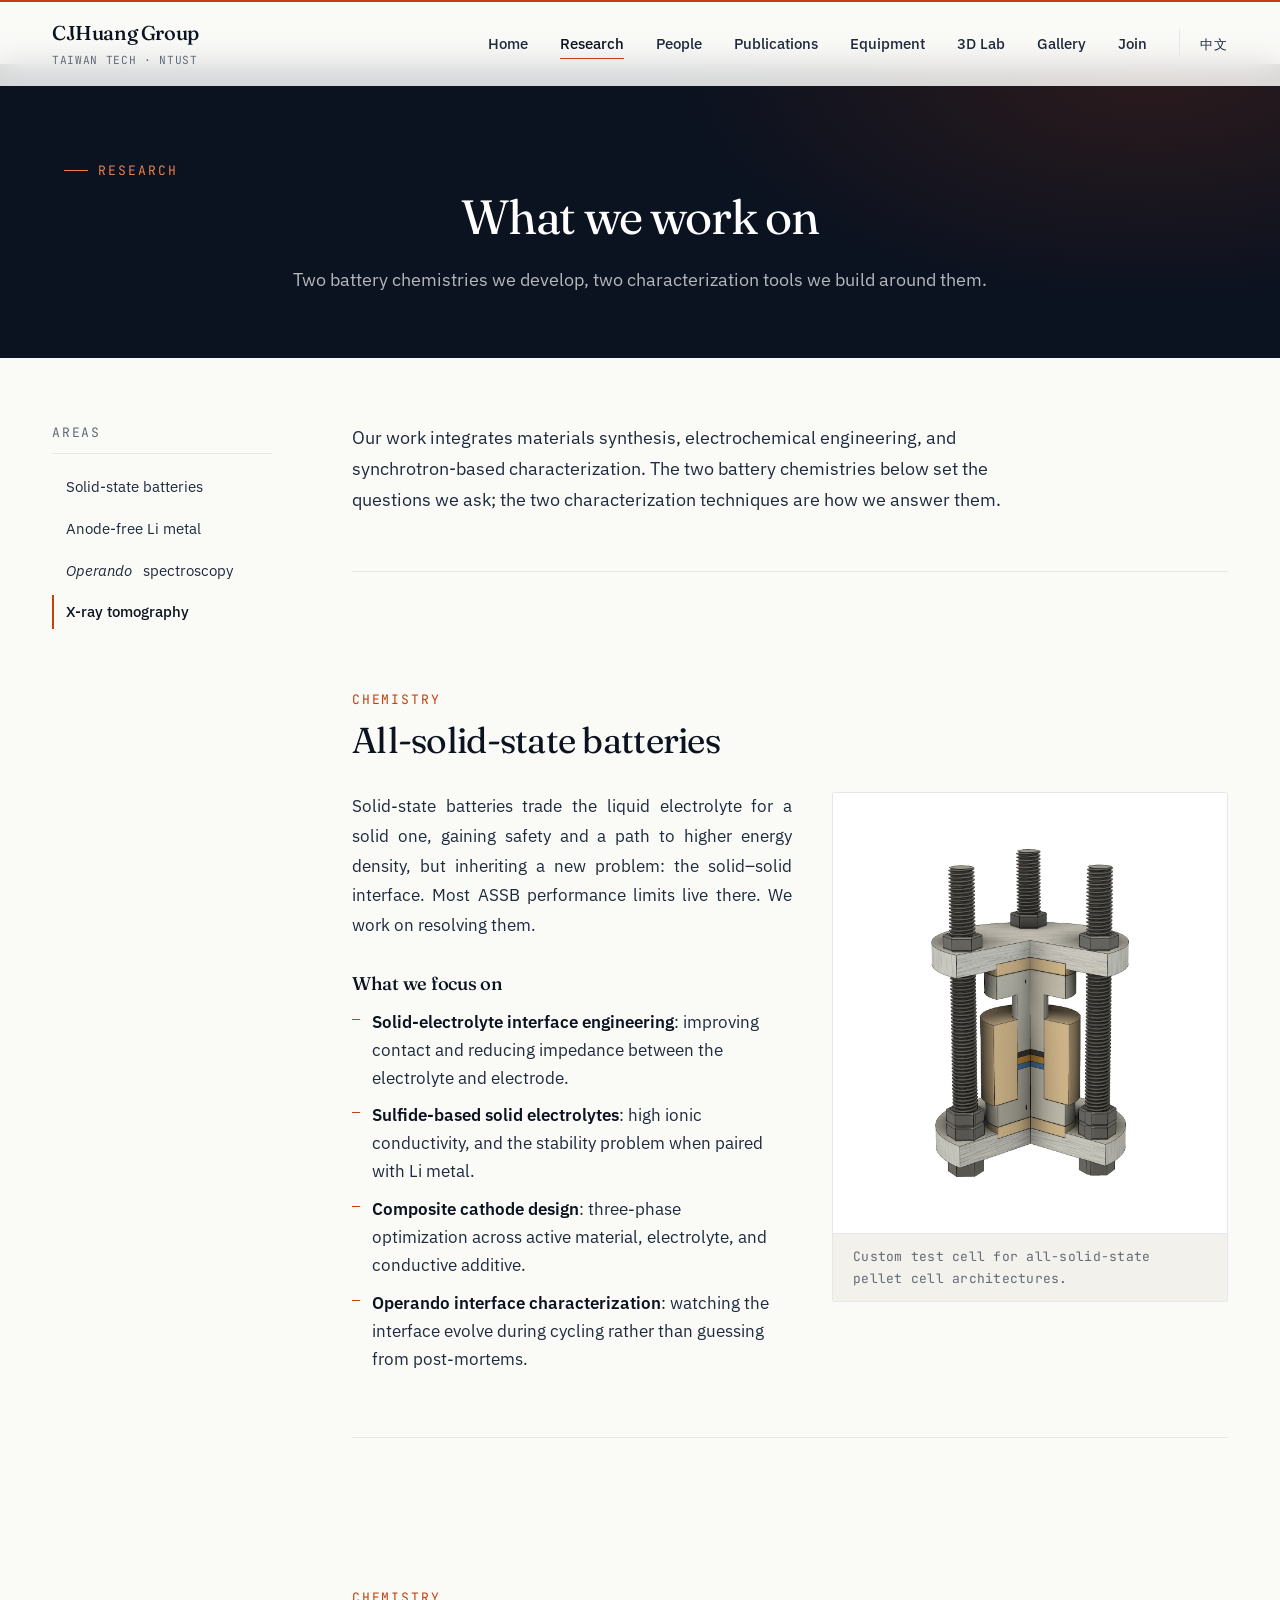
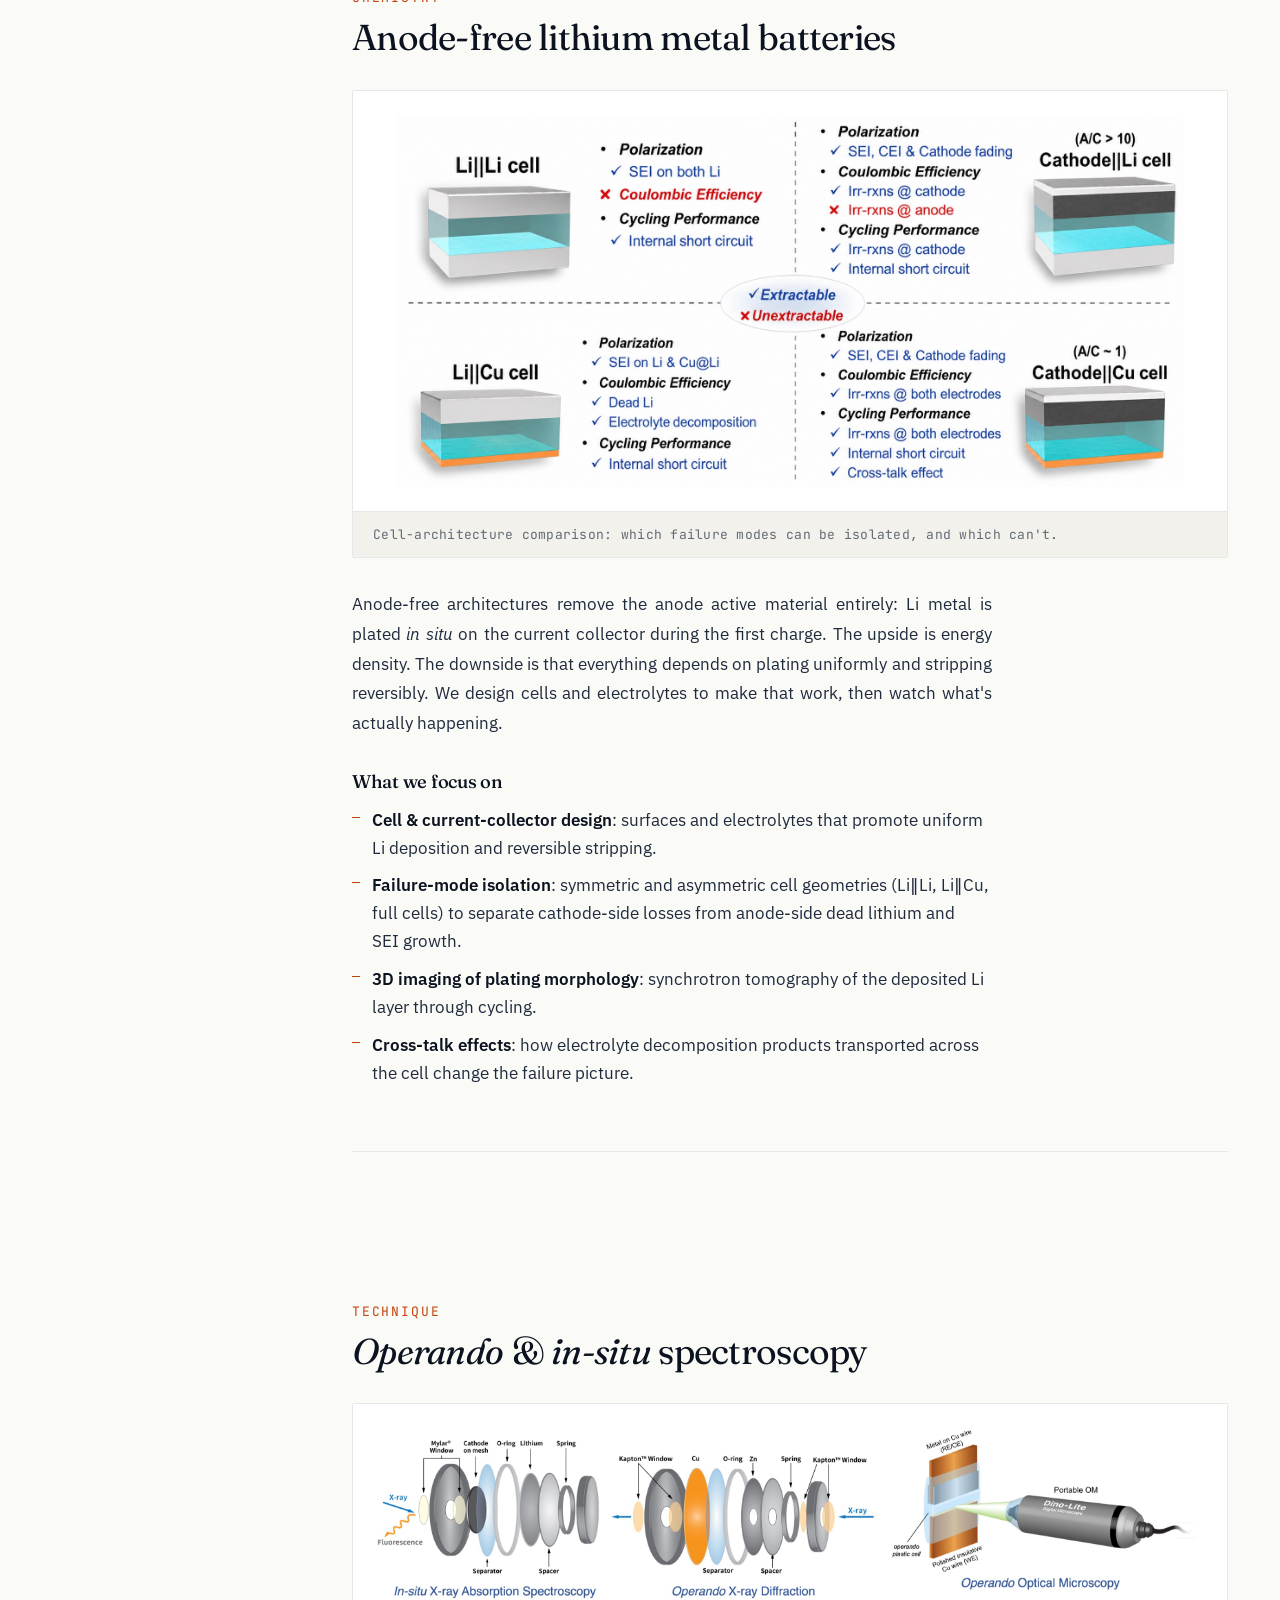
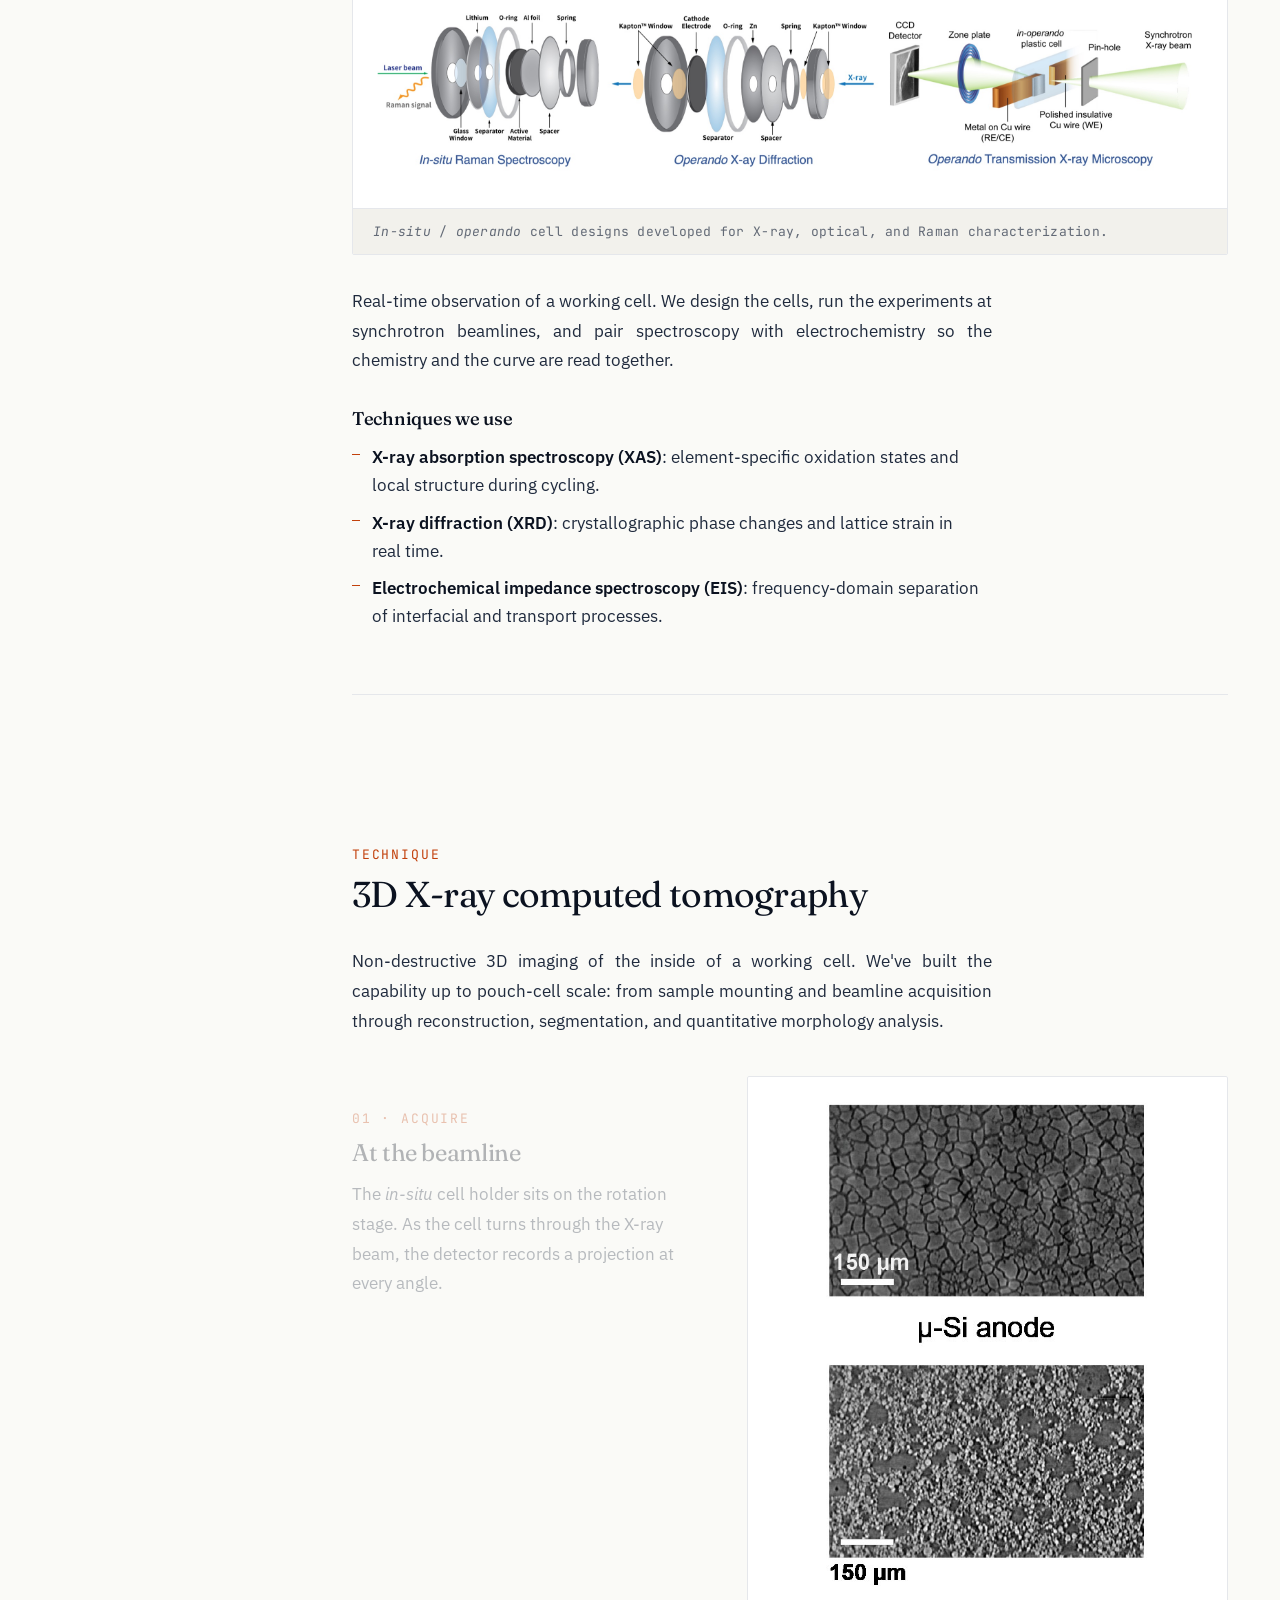
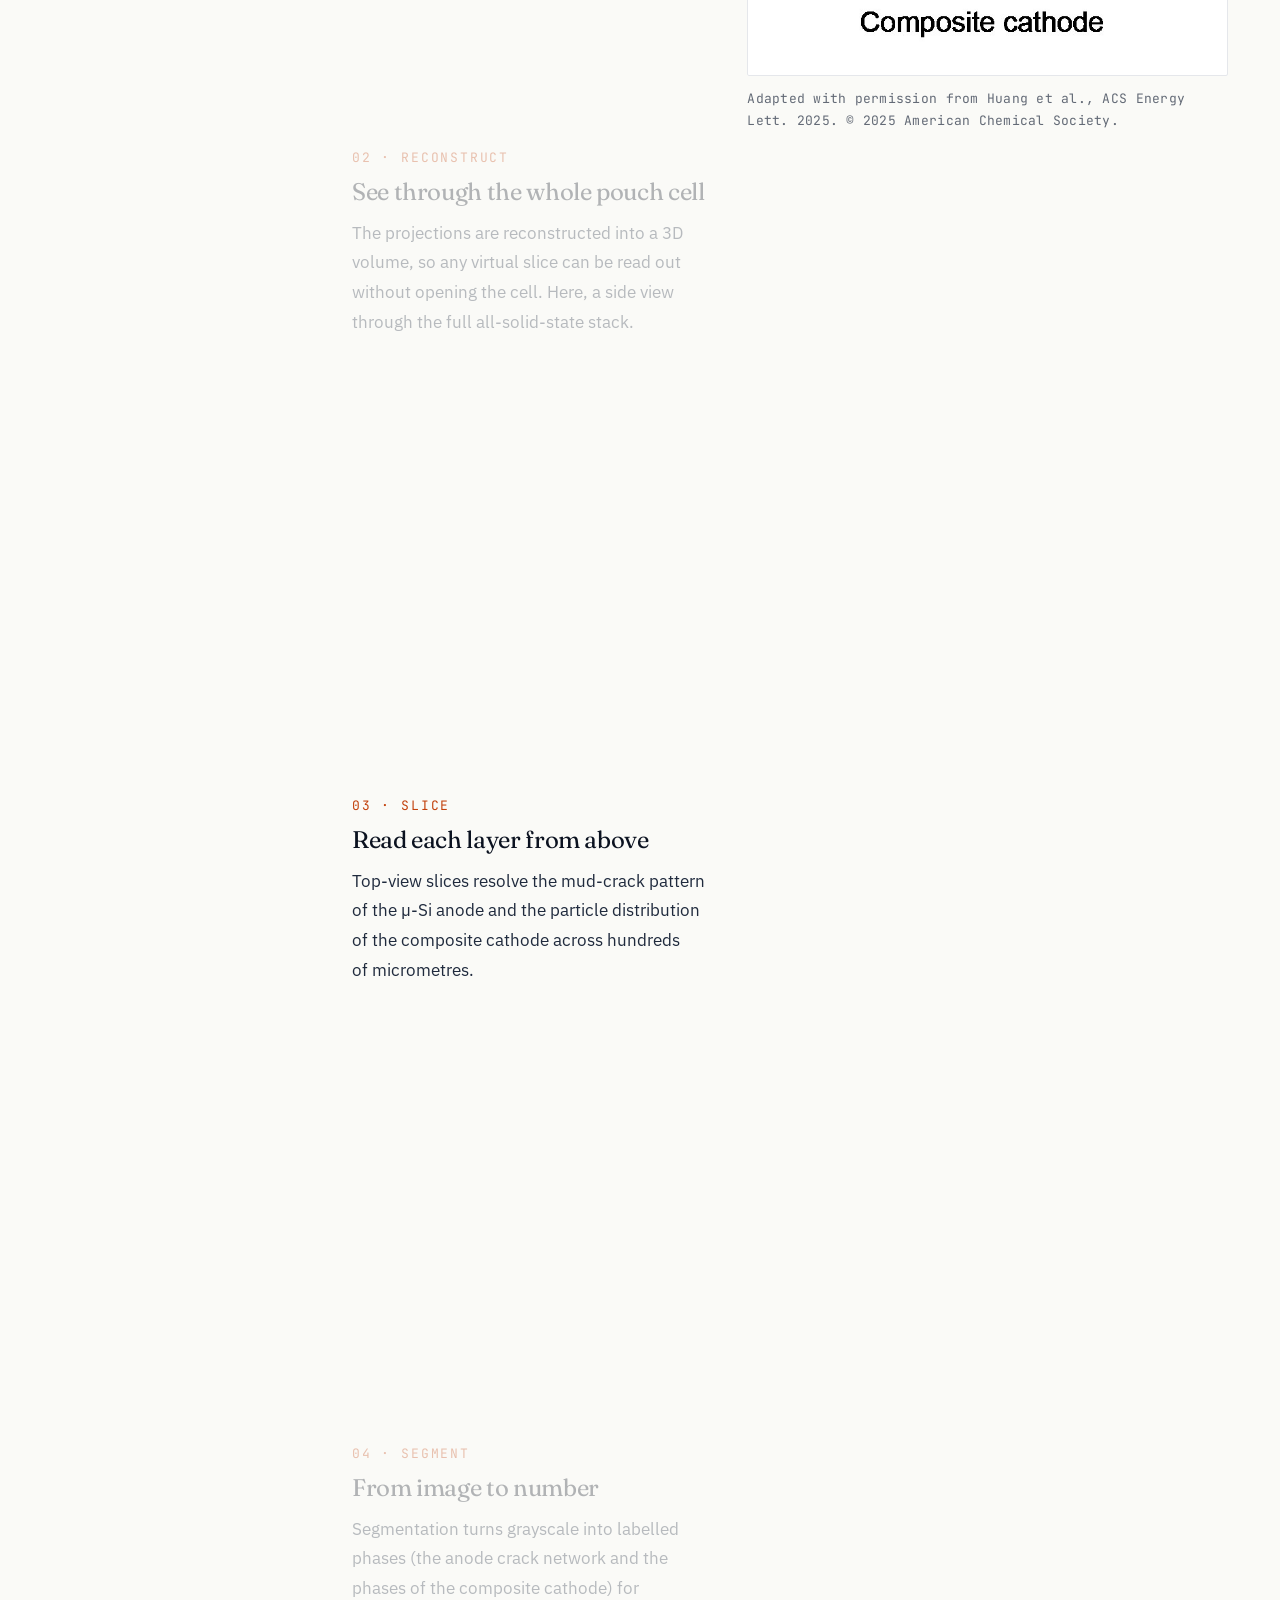
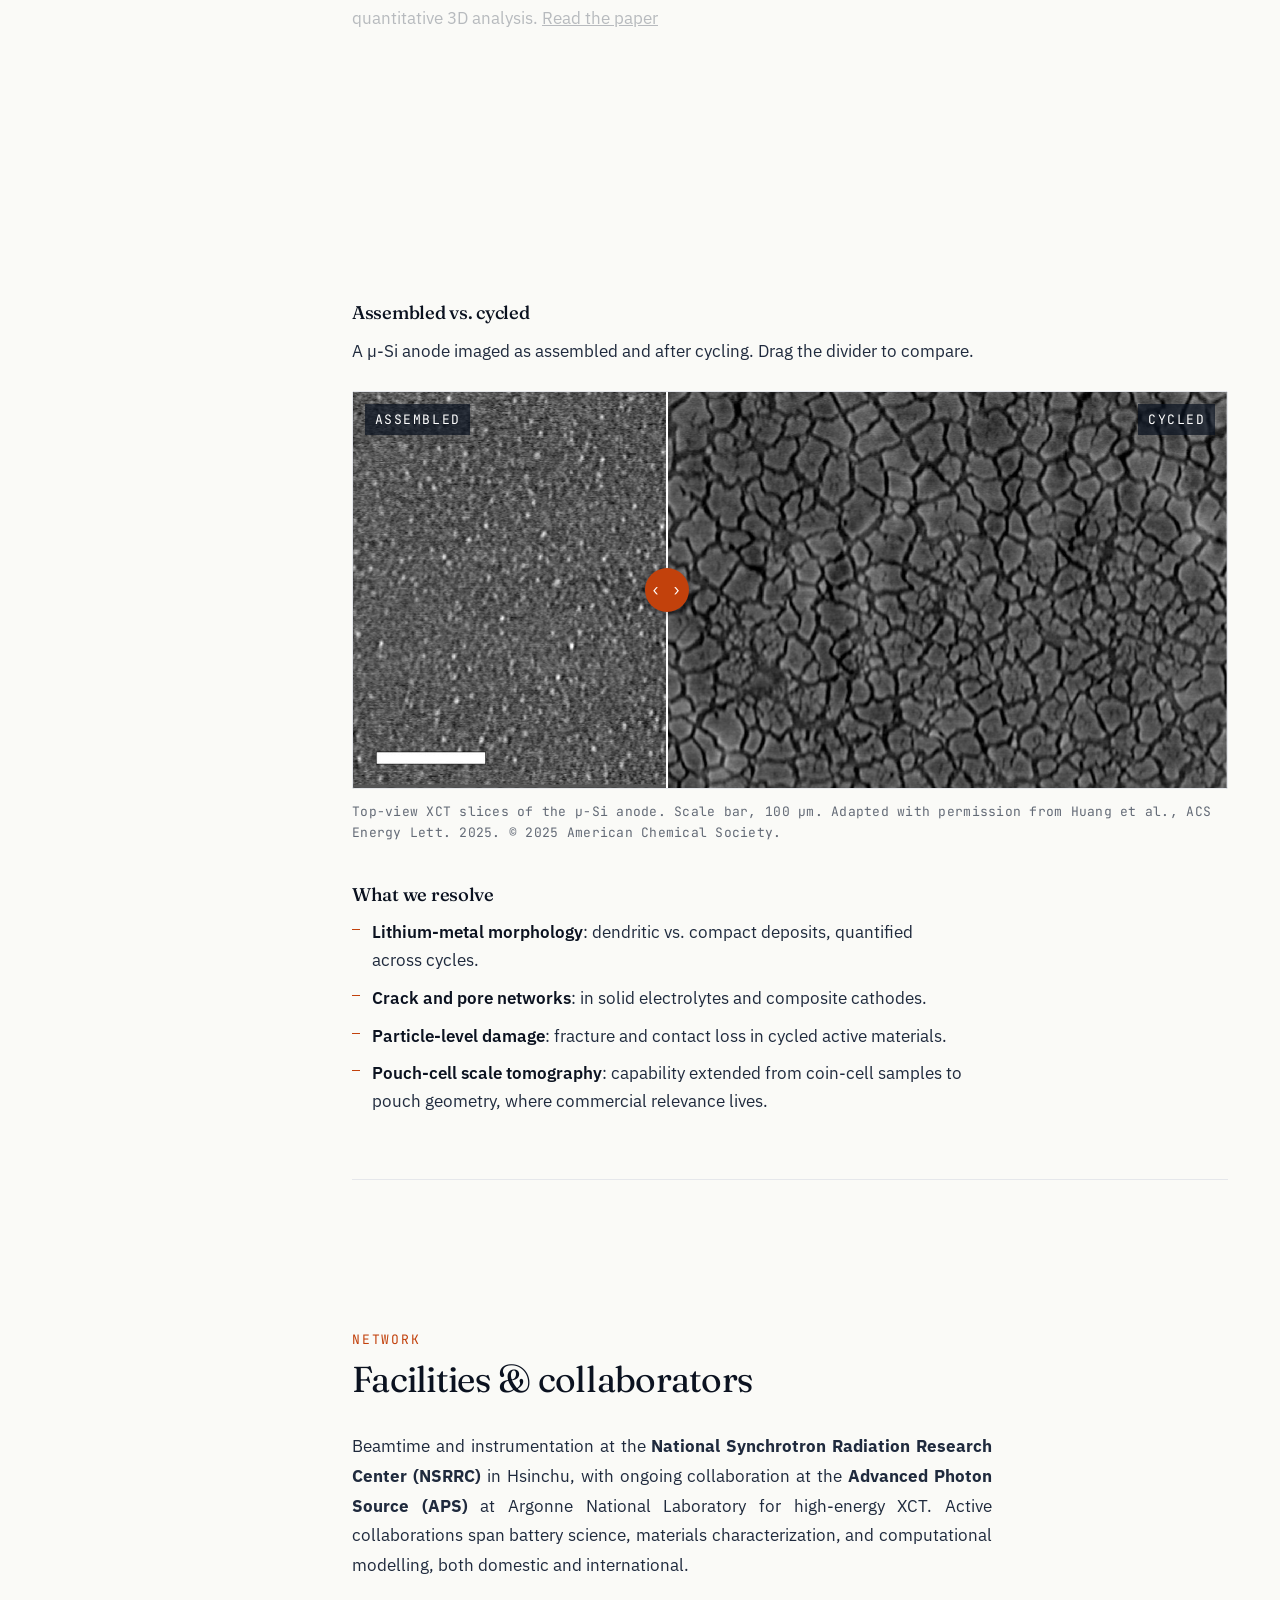
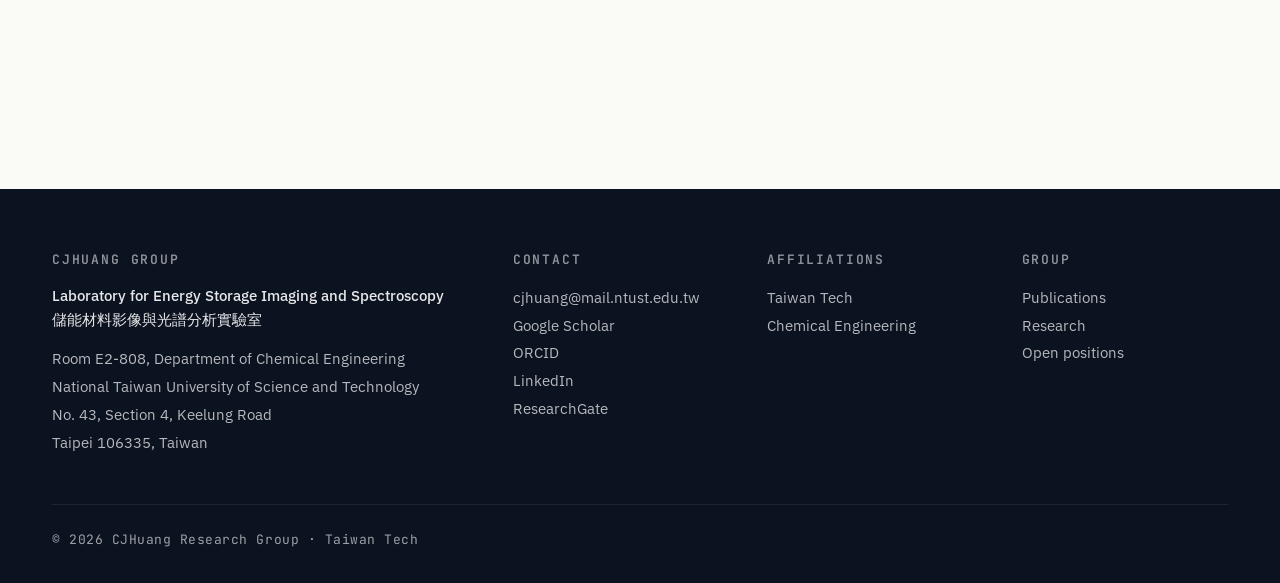
<file: research.html>
<!DOCTYPE html>
<html lang="en">
<head>
    <meta charset="UTF-8">
    <meta name="viewport" content="width=device-width, initial-scale=1.0">
    <title>Research · CJHuang Group</title>
    <meta name="description" content="Research at the CJHuang Group: all-solid-state batteries, anode-free lithium metal, operando synchrotron spectroscopy, and 3D X-ray tomography.">
    <link rel="canonical" href="https://bencjhuang.github.io/research.html">
    <link rel="alternate" hreflang="en" href="https://bencjhuang.github.io/research.html">
    <link rel="alternate" hreflang="zh-Hant" href="https://bencjhuang.github.io/zh/research.html">
    <link rel="alternate" hreflang="x-default" href="https://bencjhuang.github.io/research.html">

    <!-- Open Graph / social cards -->
    <meta property="og:type" content="website">
    <meta property="og:title" content="Research · CJHuang Group">
    <meta property="og:description" content="Two battery chemistries we develop, two characterization techniques we build around them — solid-state batteries, anode-free Li metal, operando spectroscopy, X-ray tomography.">
    <meta property="og:image" content="https://bencjhuang.github.io/image/og-default.jpg">
    <meta property="og:url" content="https://bencjhuang.github.io/research.html">
    <meta property="og:site_name" content="CJHuang Group">
    <meta name="twitter:card" content="summary_large_image">
    <meta name="twitter:title" content="Research · CJHuang Group">
    <meta name="twitter:description" content="Solid-state batteries, anode-free Li metal, and synchrotron-based characterization.">
    <meta name="twitter:image" content="https://bencjhuang.github.io/image/og-default.jpg">

    <link rel="preconnect" href="https://fonts.googleapis.com">
    <link rel="preconnect" href="https://fonts.gstatic.com" crossorigin>
    <link href="https://fonts.googleapis.com/css2?family=Fraunces:ital,opsz,wght@0,9..144,300..600;1,9..144,300..500&family=IBM+Plex+Sans:ital,wght@0,300;0,400;0,500;0,600;0,700;1,400&family=JetBrains+Mono:wght@400;500;600&display=swap" rel="stylesheet">
    <link rel="stylesheet" href="styles.css">
</head>
<body>
    <a class="skip-link" href="#main-content">Skip to content</a>
    <div class="read-progress" aria-hidden="true"></div>
    <nav id="navbar">
        <div class="nav-container">
            <a href="index.html" class="logo">
                <div class="logo-main">CJHuang Group</div>
                <div class="logo-sub">Taiwan Tech · NTUST</div>
            </a>
            <ul class="nav-links">
                <li><a href="index.html">Home</a></li>
                <li><a href="research.html" class="active">Research</a></li>
                <li><a href="people.html">People</a></li>
                <li><a href="publications.html">Publications</a></li>
                <li><a href="equipment.html">Equipment</a></li>
                <li><a href="lab.html">3D Lab</a></li>
                <li><a href="gallery.html">Gallery</a></li>
                <li><a href="join.html">Join</a></li>
                <li class="nav-lang"><a href="zh/research.html" lang="zh-Hant" hreflang="zh-Hant">中文</a></li>
            </ul>
            <button class="hamburger" id="hamburger" aria-label="Toggle navigation menu">
                <span></span><span></span><span></span>
            </button>
        </div>
    </nav>
    <div class="mobile-menu" id="mobile-menu">
        <a href="index.html">Home</a>
        <a href="research.html" class="active">Research</a>
        <a href="people.html">People</a>
        <a href="publications.html">Publications</a>
        <a href="equipment.html">Equipment</a>
        <a href="lab.html">3D Lab</a>
        <a href="gallery.html">Gallery</a>
        <a href="join.html">Join</a>
        <a href="zh/research.html" class="mobile-lang" lang="zh-Hant" hreflang="zh-Hant">中文</a>
    </div>

    <header class="page-header">
        <span class="page-eyebrow">Research</span>
        <h1>What we work on</h1>
        <p>Two battery chemistries we develop, two characterization tools we build around them.</p>
    </header>

    <main id="main-content" class="research-page">
        <div class="research-layout">
            <!-- Sticky sidebar table of contents -->
            <aside class="research-toc" aria-label="Research areas">
                <div class="toc-label">Areas</div>
                <ol class="toc-list">
                    <li><a href="#assb" class="toc-link" data-target="assb">Solid-state batteries</a></li>
                    <li><a href="#anode-free" class="toc-link" data-target="anode-free">Anode-free Li metal</a></li>
                    <li><a href="#operando" class="toc-link" data-target="operando"><i>Operando</i> spectroscopy</a></li>
                    <li><a href="#xct" class="toc-link" data-target="xct">X-ray tomography</a></li>
                </ol>
            </aside>

            <div class="research-body">
                <!-- Lead -->
                <section class="research-lead">
                    <p class="lead-text">
                        Our work integrates materials synthesis, electrochemical engineering, and
                        synchrotron-based characterization. The two battery chemistries below set the
                        questions we ask; the two characterization techniques are how we answer them.
                    </p>
                </section>

                <!-- ── 01 — All-Solid-State Batteries ──────────────── -->
                <section id="assb" class="research-section">
                    <div class="section-meta">
                        <span class="section-num">Chemistry</span>
                        <h2>All-solid-state batteries</h2>
                    </div>

                    <!-- Figure stays pinned beside the text on wide screens -->
                    <div class="pinned-layout">
                        <figure class="research-figure pinned-figure">
                            <img loading="lazy" decoding="async" src="image/research-assb-cell.jpg" alt="Cutaway 3D rendering of the all-solid-state battery test cell"
                                 onerror="this.parentElement.style.display='none'">
                            <figcaption>Custom test cell for all-solid-state pellet cell architectures.</figcaption>
                        </figure>

                        <div class="pinned-text">
                            <p>
                                Solid-state batteries trade the liquid electrolyte for a solid one, gaining safety
                                and a path to higher energy density, but inheriting a new problem: the solid–solid
                                interface. Most ASSB performance limits live there. We work on resolving them.
                            </p>

                            <h3>What we focus on</h3>
                            <ul>
                                <li><strong>Solid-electrolyte interface engineering</strong>: improving contact and
                                    reducing impedance between the electrolyte and electrode.</li>
                                <li><strong>Sulfide-based solid electrolytes</strong>: high ionic conductivity,
                                    and the stability problem when paired with Li metal.</li>
                                <li><strong>Composite cathode design</strong>: three-phase optimization across
                                    active material, electrolyte, and conductive additive.</li>
                                <li><strong>Operando interface characterization</strong>: watching the interface
                                    evolve during cycling rather than guessing from post-mortems.</li>
                            </ul>
                        </div>
                    </div>
                </section>

                <!-- ── 02 — Anode-Free Li-Metal ─────────────────────── -->
                <section id="anode-free" class="research-section">
                    <div class="section-meta">
                        <span class="section-num">Chemistry</span>
                        <h2>Anode-free lithium metal batteries</h2>
                    </div>

                    <figure class="research-figure">
                        <img loading="lazy" decoding="async" src="image/research-anodefree.jpg" alt="Comparison of Li||Li, Li||Cu, Cathode||Li and Cathode||Cu cells with characterization features"
                             onerror="this.parentElement.style.display='none'">
                        <figcaption>Cell-architecture comparison: which failure modes can be isolated, and which can't.</figcaption>
                    </figure>

                    <p>
                        Anode-free architectures remove the anode active material entirely: Li metal
                        is plated <em>in situ</em> on the current collector during the first charge. The
                        upside is energy density. The downside is that everything depends on plating uniformly
                        and stripping reversibly. We design cells and electrolytes to make that work, then
                        watch what's actually happening.
                    </p>

                    <h3>What we focus on</h3>
                    <ul>
                        <li><strong>Cell &amp; current-collector design</strong>: surfaces and electrolytes
                            that promote uniform Li deposition and reversible stripping.</li>
                        <li><strong>Failure-mode isolation</strong>: symmetric and asymmetric cell
                            geometries (Li‖Li, Li‖Cu, full cells) to separate cathode-side losses from
                            anode-side dead lithium and SEI growth.</li>
                        <li><strong>3D imaging of plating morphology</strong>: synchrotron tomography
                            of the deposited Li layer through cycling.</li>
                        <li><strong>Cross-talk effects</strong>: how electrolyte decomposition products
                            transported across the cell change the failure picture.</li>
                    </ul>
                </section>

                <!-- ── 03 — Operando Spectroscopy ───────────────────── -->
                <section id="operando" class="research-section">
                    <div class="section-meta">
                        <span class="section-num">Technique</span>
                        <h2><i>Operando</i> &amp; <i>in-situ</i> spectroscopy</h2>
                    </div>

                    <figure class="research-figure">
                        <img loading="lazy" decoding="async" src="image/research-operando.jpg?v=2" alt="Six in-situ and operando battery cell designs: X-ray absorption, X-ray diffraction, optical microscopy, Raman spectroscopy, and transmission X-ray microscopy"
                             onerror="this.parentElement.style.display='none'">
                        <figcaption><i>In-situ</i> / <i>operando</i> cell designs developed for X-ray, optical, and Raman characterization.</figcaption>
                    </figure>

                    <p>
                        Real-time observation of a working cell. We design the cells, run the experiments
                        at synchrotron beamlines, and pair spectroscopy with electrochemistry so the chemistry
                        and the curve are read together.
                    </p>

                    <h3>Techniques we use</h3>
                    <ul>
                        <li><strong>X-ray absorption spectroscopy (XAS)</strong>: element-specific oxidation
                            states and local structure during cycling.</li>
                        <li><strong>X-ray diffraction (XRD)</strong>: crystallographic phase changes and
                            lattice strain in real time.</li>
                        <li><strong>Electrochemical impedance spectroscopy (EIS)</strong>: frequency-domain
                            separation of interfacial and transport processes.</li>
                    </ul>
                </section>

                <!-- ── 04 — X-ray Tomography ────────────────────────── -->
                <section id="xct" class="research-section">
                    <div class="section-meta">
                        <span class="section-num">Technique</span>
                        <h2>3D X-ray computed tomography</h2>
                    </div>

                    <p>
                        Non-destructive 3D imaging of the inside of a working cell. We've built the
                        capability up to pouch-cell scale: from sample mounting and beamline acquisition
                        through reconstruction, segmentation, and quantitative morphology analysis.
                    </p>

                    <!-- Scrollytelling: the figure stays pinned while the steps scroll past (script.js) -->
                    <div class="scrolly" id="xct-scrolly">
                        <figure class="scrolly-figure">
                            <div class="scrolly-frame">
                                <img class="scrolly-img scrolly-img--photo is-active" data-step="1" decoding="async"
                                     src="image/xct-step-beamline.jpg"
                                     alt="Sample stage at the APS 1-ID synchrotron X-ray tomography beamline, with the in-situ cell holder mounted on the rotation stage"
                                     data-caption="Synchrotron X-ray tomography beamline (APS 1-ID Beamline).">
                                <img class="scrolly-img" data-step="2" loading="lazy" decoding="async"
                                     src="image/xct-step-cell.jpg"
                                     alt="Schematic of an all-solid-state pouch cell rotating in the X-ray beam, with a reconstructed side-view slice through the cell stack"
                                     data-caption="Adapted with permission from Huang et al., ACS Energy Lett. 2025. © 2025 American Chemical Society.">
                                <img class="scrolly-img" data-step="3" loading="lazy" decoding="async"
                                     src="image/xct-step-slices.jpg"
                                     alt="Reconstructed top-view slices of the µ-Si anode, showing a mud-crack pattern, and of the composite cathode"
                                     data-caption="Adapted with permission from Huang et al., ACS Energy Lett. 2025. © 2025 American Chemical Society.">
                                <img class="scrolly-img" data-step="4" loading="lazy" decoding="async"
                                     src="image/xct-step-seg.jpg"
                                     alt="Segmented 3D renderings: the µ-Si anode mud-crack network and labelled phases in a composite cathode volume"
                                     data-caption="Adapted with permission from Huang et al., ACS Energy Lett. 2025. © 2025 American Chemical Society.">
                            </div>
                            <figcaption class="scrolly-caption">Synchrotron X-ray tomography beamline (APS 1-ID Beamline).</figcaption>
                        </figure>

                        <div class="scrolly-steps">
                            <div class="scrolly-step is-active" data-step="1">
                                <span class="scrolly-step-num">01 · Acquire</span>
                                <h3>At the beamline</h3>
                                <p>
                                    The <i>in-situ</i> cell holder sits on the rotation stage. As the cell turns
                                    through the X-ray beam, the detector records a projection at every angle.
                                </p>
                            </div>
                            <div class="scrolly-step" data-step="2">
                                <span class="scrolly-step-num">02 · Reconstruct</span>
                                <h3>See through the whole pouch cell</h3>
                                <p>
                                    The projections are reconstructed into a 3D volume, so any virtual slice can be
                                    read out without opening the cell. Here, a side view through the full
                                    all-solid-state stack.
                                </p>
                            </div>
                            <div class="scrolly-step" data-step="3">
                                <span class="scrolly-step-num">03 · Slice</span>
                                <h3>Read each layer from above</h3>
                                <p>
                                    Top-view slices resolve the mud-crack pattern of the µ-Si anode and the particle
                                    distribution of the composite cathode across hundreds of micrometres.
                                </p>
                            </div>
                            <div class="scrolly-step" data-step="4">
                                <span class="scrolly-step-num">04 · Segment</span>
                                <h3>From image to number</h3>
                                <p>
                                    Segmentation turns grayscale into labelled phases (the anode crack network and
                                    the phases of the composite cathode) for quantitative 3D analysis.
                                    <a href="https://doi.org/10.1021/acsenergylett.5c00956" target="_blank" rel="noopener">Read the paper</a>
                                </p>
                            </div>
                        </div>
                    </div>

                    <!-- Before/after comparison: drag (or use arrow keys) to move the divider (script.js) -->
                    <h3>Assembled vs. cycled</h3>
                    <p>
                        A µ-Si anode imaged as assembled and after cycling. Drag the divider to compare.
                    </p>
                    <figure class="compare" id="si-compare">
                        <div class="compare-frame">
                            <img class="compare-img" src="image/xct-si-cycled.jpg" loading="lazy" decoding="async"
                                 alt="Top-view XCT slice of the µ-Si anode after cycling, showing a mud-crack network">
                            <div class="compare-before">
                                <img class="compare-img" src="image/xct-si-assembled.jpg" loading="lazy" decoding="async"
                                     alt="Top-view XCT slice of the µ-Si anode as assembled, with uniformly distributed particles">
                            </div>
                            <span class="compare-label compare-label--before">Assembled</span>
                            <span class="compare-label compare-label--after">Cycled</span>
                            <div class="compare-handle" aria-hidden="true"></div>
                            <input class="compare-range" type="range" min="0" max="100" value="50"
                                   aria-label="Divider position: left shows the assembled anode, right shows the cycled anode">
                        </div>
                        <figcaption>
                            Top-view XCT slices of the µ-Si anode. Scale bar, 100 µm.
                            Adapted with permission from Huang et al., ACS Energy Lett. 2025. © 2025 American Chemical Society.
                        </figcaption>
                    </figure>

                    <h3>What we resolve</h3>
                    <ul>
                        <li><strong>Lithium-metal morphology</strong>: dendritic vs. compact deposits,
                            quantified across cycles.</li>
                        <li><strong>Crack and pore networks</strong>: in solid electrolytes and composite cathodes.</li>
                        <li><strong>Particle-level damage</strong>: fracture and contact loss in
                            cycled active materials.</li>
                        <li><strong>Pouch-cell scale tomography</strong>: capability extended from coin-cell
                            samples to pouch geometry, where commercial relevance lives.</li>
                    </ul>
                </section>

                <!-- ── Collaborations ────────────────────────────────── -->
                <section class="research-section research-section--meta">
                    <div class="section-meta">
                        <span class="section-num">Network</span>
                        <h2>Facilities &amp; collaborators</h2>
                    </div>
                    <p>
                        Beamtime and instrumentation at the
                        <strong>National Synchrotron Radiation Research Center (NSRRC)</strong> in Hsinchu, with
                        ongoing collaboration at the <strong>Advanced Photon Source (APS)</strong> at Argonne
                        National Laboratory for high-energy XCT. Active collaborations span battery science,
                        materials characterization, and computational modelling, both domestic and international.
                    </p>
                </section>
            </div>
        </div>
    </main>

    <footer>
        <div class="footer-container">
            <div class="footer-section">
                <h3>CJHuang Group</h3>
                <p class="footer-labname">
                    Laboratory for Energy Storage Imaging and Spectroscopy<br>
                    <span lang="zh-Hant">儲能材料影像與光譜分析實驗室</span>
                </p>
                <p>
                    Room E2-808, Department of Chemical Engineering<br>
                    National Taiwan University of Science and Technology<br>
                    No. 43, Section 4, Keelung Road<br>
                    Taipei 106335, Taiwan
                </p>
            </div>
            <div class="footer-section">
                <h3>Contact</h3>
                <p><a href="mailto:cjhuang@mail.ntust.edu.tw">cjhuang@mail.ntust.edu.tw</a></p>
                <p>
                    <a href="https://scholar.google.com/citations?user=fFTtGFAAAAAJ&amp;hl=en" target="_blank" rel="noopener me">Google Scholar</a><br>
                    <a href="https://orcid.org/0000-0001-8338-1424" target="_blank" rel="noopener me">ORCID</a><br>
                    <a href="https://www.linkedin.com/in/chen-jui-ben-huang-b25267a1" target="_blank" rel="noopener me">LinkedIn</a><br>
                    <a href="https://www.researchgate.net/profile/Chen-Jui-Huang" target="_blank" rel="noopener me">ResearchGate</a>
                </p>
            </div>
            <div class="footer-section">
                <h3>Affiliations</h3>
                <p>
                    <a href="https://www.ntust.edu.tw/index.php?Lang=en" target="_blank" rel="noopener">Taiwan Tech</a><br>
                    <a href="https://en.ch.ntust.edu.tw/" target="_blank" rel="noopener">Chemical Engineering</a>
                </p>
            </div>
            <div class="footer-section">
                <h3>Group</h3>
                <p>
                    <a href="publications.html">Publications</a><br>
                    <a href="research.html">Research</a><br>
                    <a href="join.html">Open positions</a>
                </p>
            </div>
        </div>
        <div class="footer-bottom">
            © 2026 CJHuang Research Group · Taiwan Tech
        </div>
    </footer>

    <button class="back-to-top" id="back-to-top" aria-label="Back to top">↑</button>
    <script src="script.js"></script>
</body>
</html>
</file>
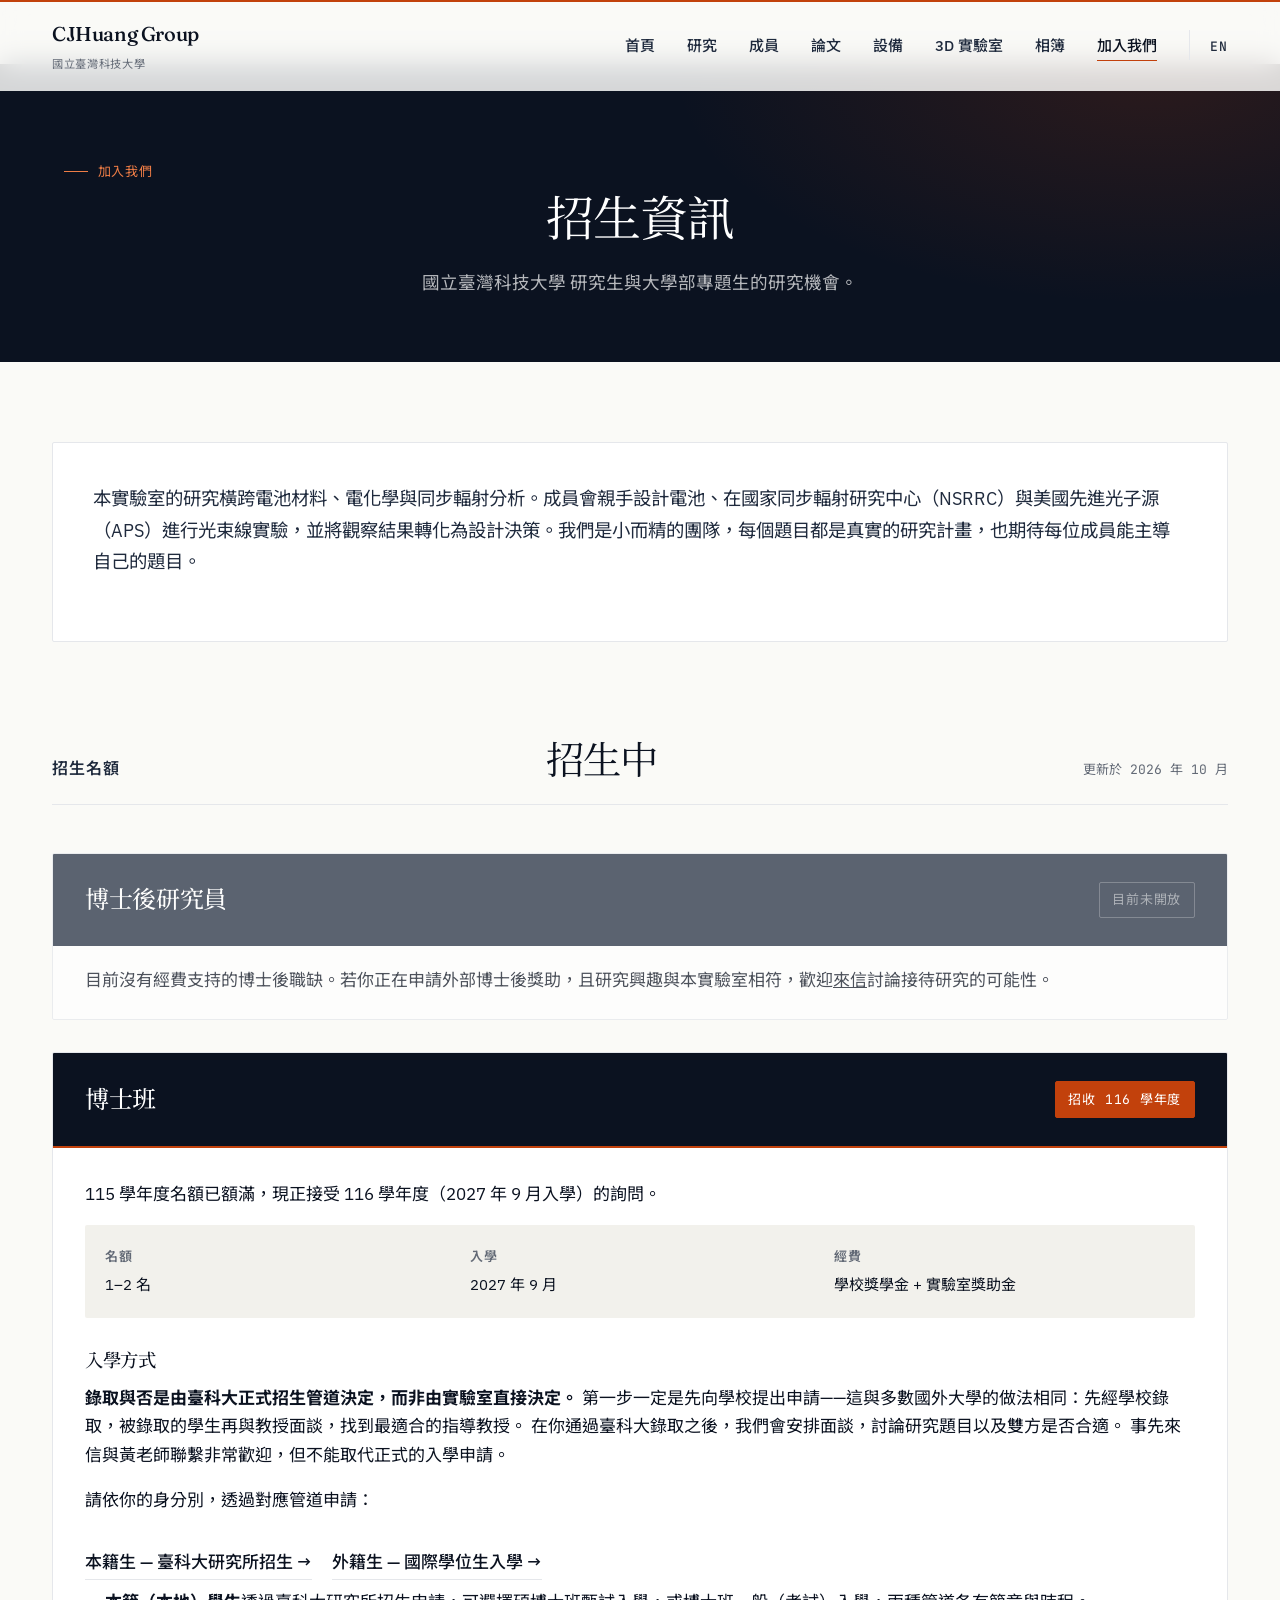
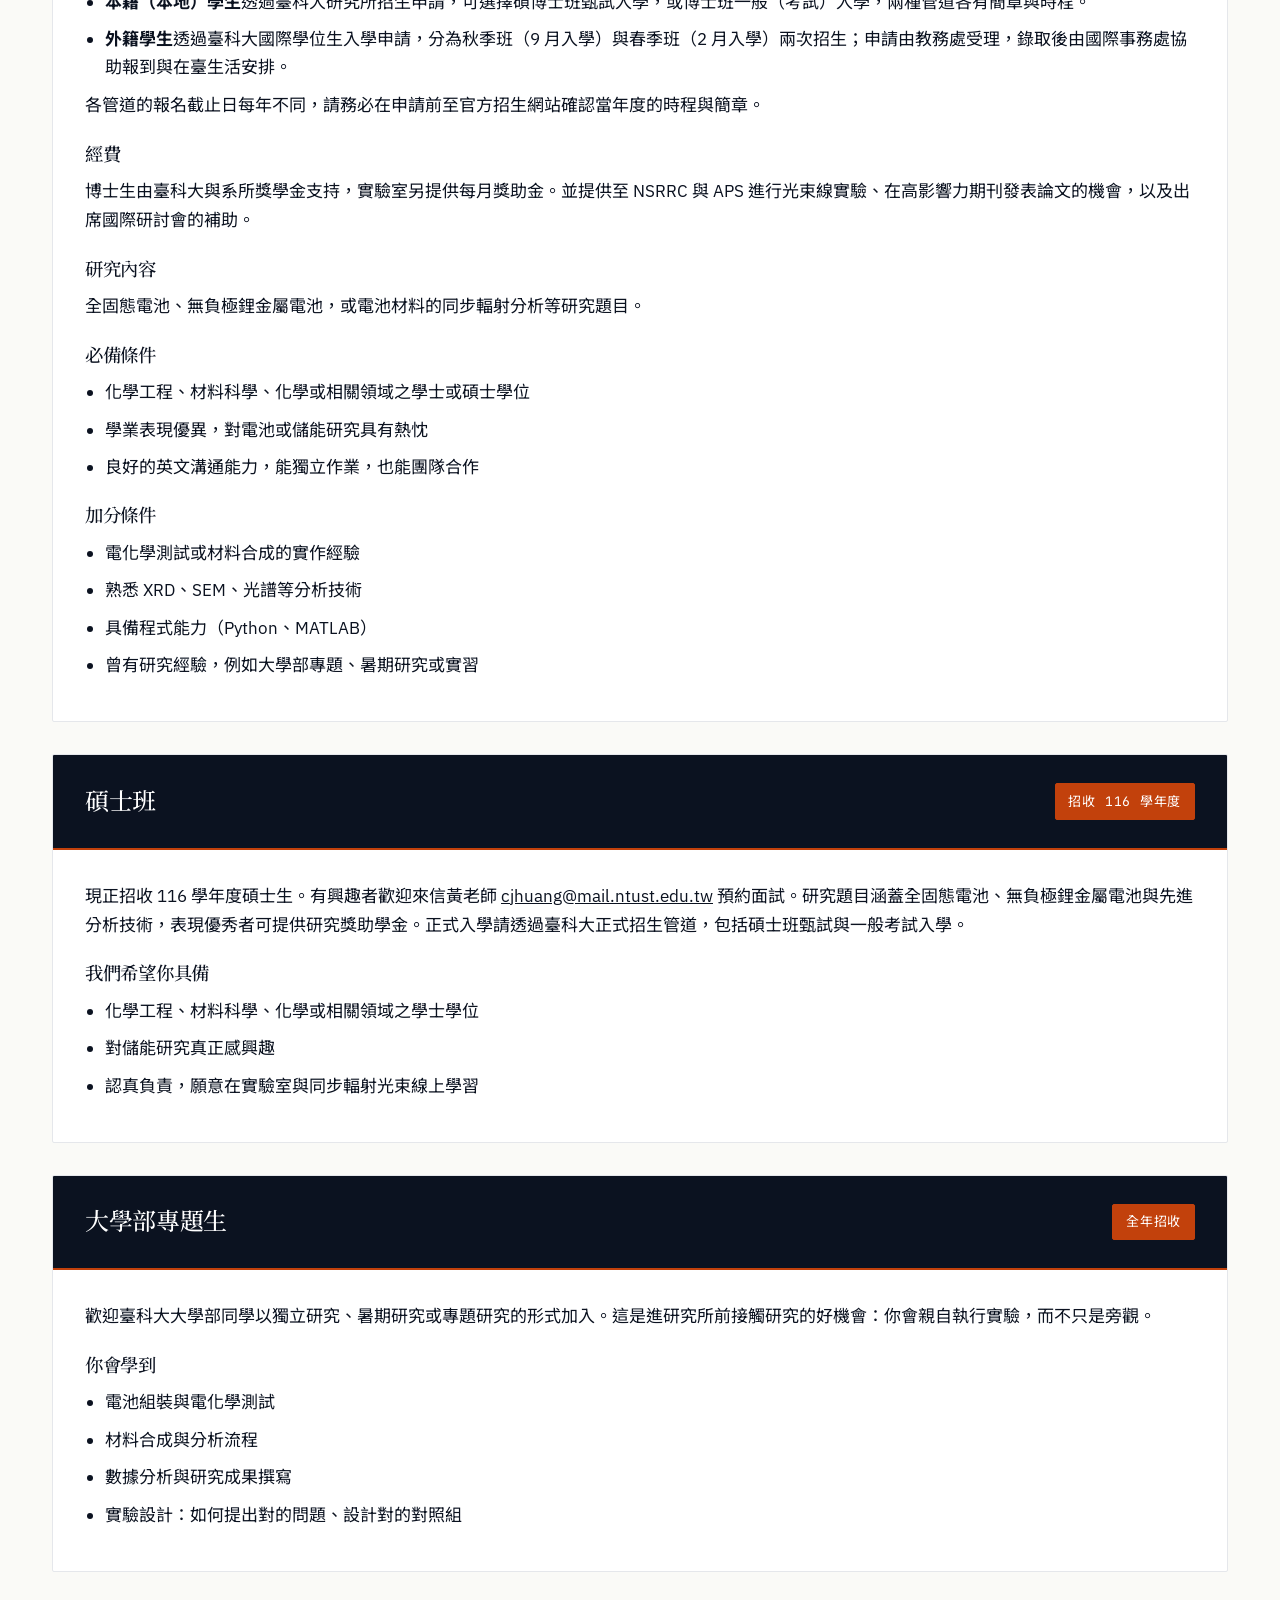
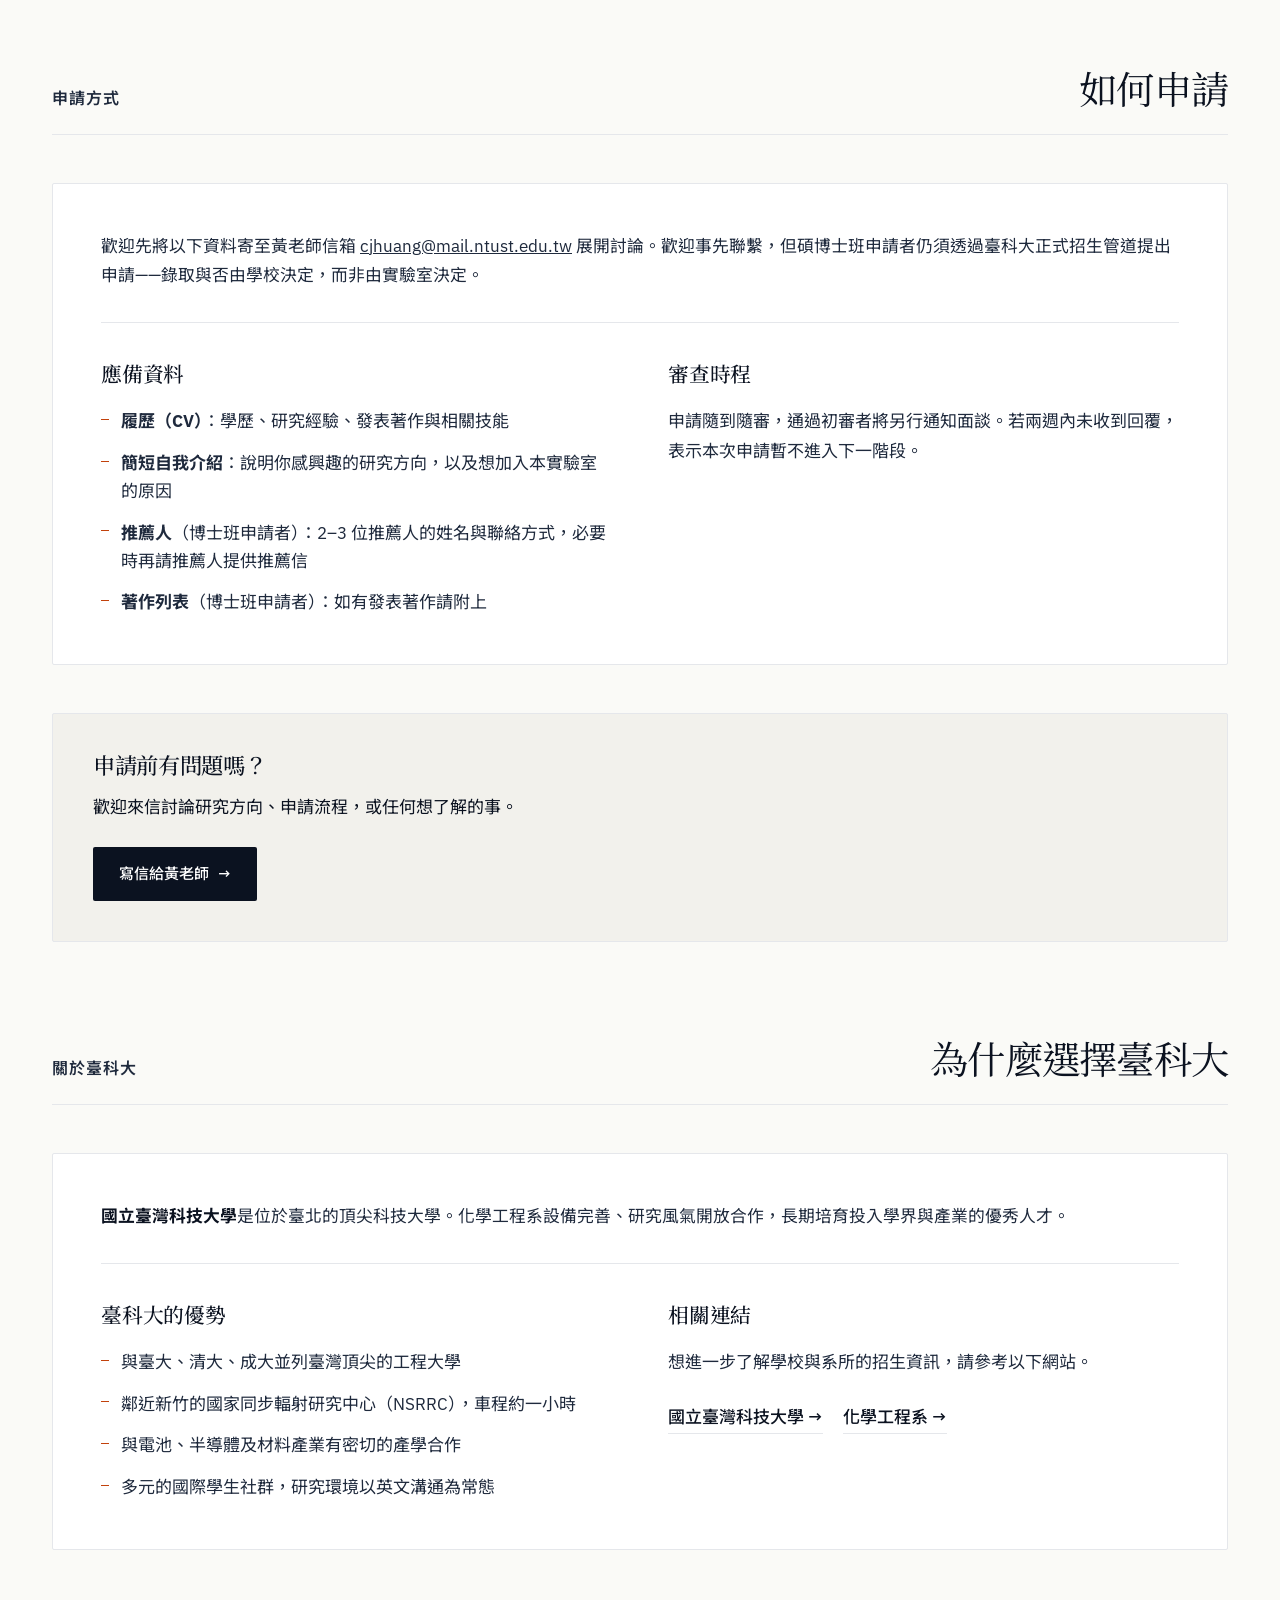
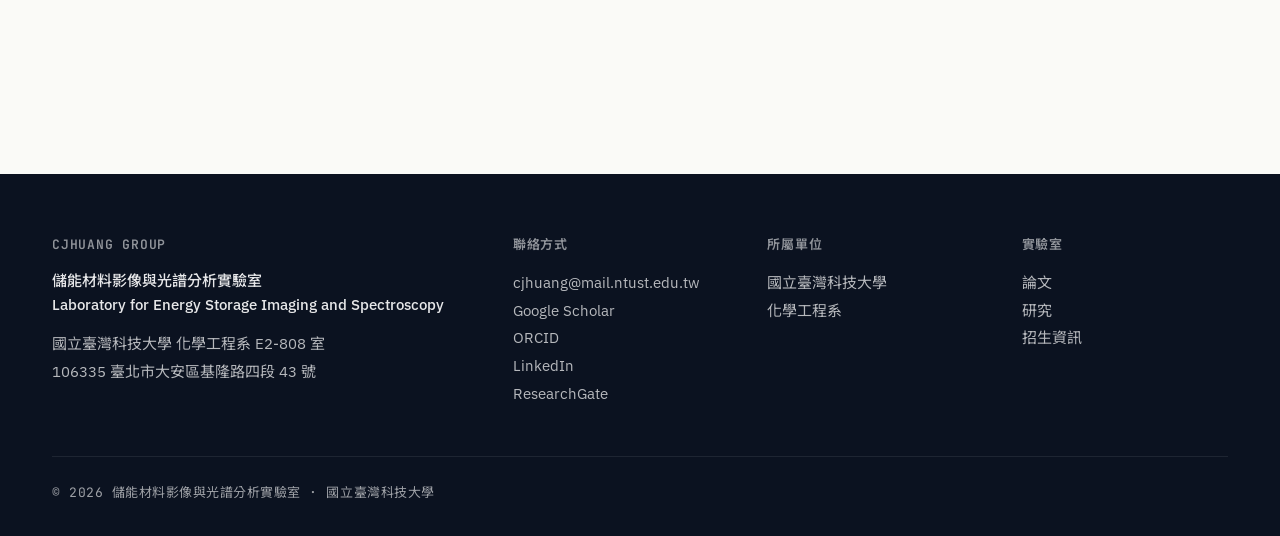
<file: zh/join.html>
<!DOCTYPE html>
<html lang="zh-Hant">
<head>
    <meta charset="UTF-8">
    <meta name="viewport" content="width=device-width, initial-scale=1.0">
    <title>加入我們 · CJHuang Group</title>
    <meta name="description" content="儲能材料影像與光譜分析實驗室招生資訊：博士班、碩士班與大學部專題生，研究全固態電池、無負極鋰金屬電池與同步輻射分析。">
    <link rel="canonical" href="https://bencjhuang.github.io/zh/join.html">
    <link rel="alternate" hreflang="en" href="https://bencjhuang.github.io/join.html">
    <link rel="alternate" hreflang="zh-Hant" href="https://bencjhuang.github.io/zh/join.html">
    <link rel="alternate" hreflang="x-default" href="https://bencjhuang.github.io/join.html">

    <!-- Open Graph / social cards -->
    <meta property="og:type" content="website">
    <meta property="og:locale" content="zh_TW">
    <meta property="og:title" content="加入我們 · CJHuang Group">
    <meta property="og:description" content="招收碩博士班研究生與大學部專題生：全固態電池、無負極鋰金屬電池與同步輻射分析。">
    <meta property="og:image" content="https://bencjhuang.github.io/image/og-default.jpg">
    <meta property="og:url" content="https://bencjhuang.github.io/zh/join.html">
    <meta property="og:site_name" content="CJHuang Group">
    <meta name="twitter:card" content="summary_large_image">
    <meta name="twitter:title" content="加入我們 · CJHuang Group">
    <meta name="twitter:description" content="國立臺灣科技大學 CJHuang Group 招生資訊。">
    <meta name="twitter:image" content="https://bencjhuang.github.io/image/og-default.jpg">

    <link rel="preconnect" href="https://fonts.googleapis.com">
    <link rel="preconnect" href="https://fonts.gstatic.com" crossorigin>
    <link href="https://fonts.googleapis.com/css2?family=Fraunces:ital,opsz,wght@0,9..144,300..600;1,9..144,300..500&family=IBM+Plex+Sans:ital,wght@0,300;0,400;0,500;0,600;0,700;1,400&family=JetBrains+Mono:wght@400;500;600&family=Noto+Sans+TC:wght@400;500;700&family=Noto+Serif+TC:wght@400;500;600&display=swap" rel="stylesheet">
    <link rel="stylesheet" href="../styles.css">
</head>
<body>
    <a class="skip-link" href="#main-content">跳至主要內容</a>
    <div class="read-progress" aria-hidden="true"></div>
    <nav id="navbar">
        <div class="nav-container">
            <a href="index.html" class="logo">
                <div class="logo-main">CJHuang Group</div>
                <div class="logo-sub">國立臺灣科技大學</div>
            </a>
            <ul class="nav-links">
                <li><a href="index.html">首頁</a></li>
                <li><a href="research.html">研究</a></li>
                <li><a href="people.html">成員</a></li>
                <li><a href="../publications.html">論文</a></li>
                <li><a href="../equipment.html">設備</a></li>
                <li><a href="../lab.html">3D 實驗室</a></li>
                <li><a href="../gallery.html">相簿</a></li>
                <li><a href="join.html" class="active">加入我們</a></li>
                <li class="nav-lang"><a href="../join.html" lang="en" hreflang="en">EN</a></li>
            </ul>
            <button class="hamburger" id="hamburger" aria-label="開啟選單">
                <span></span><span></span><span></span>
            </button>
        </div>
    </nav>
    <div class="mobile-menu" id="mobile-menu">
        <a href="index.html">首頁</a>
        <a href="research.html">研究</a>
        <a href="people.html">成員</a>
        <a href="../publications.html">論文</a>
        <a href="../equipment.html">設備</a>
        <a href="../lab.html">3D 實驗室</a>
        <a href="../gallery.html">相簿</a>
        <a href="join.html" class="active">加入我們</a>
        <a href="../join.html" class="mobile-lang" lang="en" hreflang="en">English</a>
    </div>

    <header class="page-header">
        <span class="page-eyebrow">加入我們</span>
        <h1>招生資訊</h1>
        <p>國立臺灣科技大學 研究生與大學部專題生的研究機會。</p>
    </header>

    <main id="main-content">
        <!-- ── Intro ─────────────────────────────────────── -->
        <section>
            <div class="content-block">
                <p class="lead-text">
                    本實驗室的研究橫跨電池材料、電化學與同步輻射分析。成員會親手設計電池、在國家同步輻射研究中心（NSRRC）與美國先進光子源（APS）進行光束線實驗，並將觀察結果轉化為設計決策。我們是小而精的團隊，每個題目都是真實的研究計畫，也期待每位成員能主導自己的題目。
                </p>
            </div>
        </section>

        <!-- ── Open positions ────────────────────────────── -->
        <section>
            <div class="section-header">
                <span class="section-eyebrow">招生名額</span>
                <h2>招生中</h2>
                <span class="section-date">更新於 2026 年 10 月</span>
            </div>

            <!-- Postdoc — currently not open -->
            <div class="position-card position-card--closed">
                <div class="position-header">
                    <h3>博士後研究員</h3>
                    <span class="position-badge closed">目前未開放</span>
                </div>
                <div class="position-content">
                    <p>
                        目前沒有經費支持的博士後職缺。若你正在申請外部博士後獎助，且研究興趣與本實驗室相符，歡迎<a href="mailto:cjhuang@mail.ntust.edu.tw">來信</a>討論接待研究的可能性。
                    </p>
                </div>
            </div>

            <!-- PhD -->
            <div class="position-card">
                <div class="position-header">
                    <h3>博士班</h3>
                    <span class="position-badge rolling">招收 116 學年度</span>
                </div>
                <div class="position-content">
                    <p>
                        115 學年度名額已額滿，現正接受 116 學年度（2027 年 9 月入學）的詢問。
                    </p>
                    <div class="position-details">
                        <div class="detail-item"><strong>名額</strong> 1–2 名</div>
                        <div class="detail-item"><strong>入學</strong> 2027 年 9 月</div>
                        <div class="detail-item"><strong>經費</strong> 學校獎學金 + 實驗室獎助金</div>
                    </div>

                    <h4>入學方式</h4>
                    <p>
                        <strong>錄取與否是由臺科大正式招生管道決定，而非由實驗室直接決定。</strong>
                        第一步一定是先向學校提出申請——這與多數國外大學的做法相同：先經學校錄取，被錄取的學生再與教授面談，找到最適合的指導教授。
                        在你通過臺科大錄取之後，我們會安排面談，討論研究題目以及雙方是否合適。
                        事先來信與黃老師聯繫非常歡迎，但不能取代正式的入學申請。
                    </p>
                    <p>請依你的身分別，透過對應管道申請：</p>
                    <div class="external-links">
                        <a href="https://www.admission.ntust.edu.tw/" target="_blank" rel="noopener" class="external-link">
                            本籍生 — 臺科大研究所招生 →
                        </a>
                        <a href="https://admissions.ntust.edu.tw/" target="_blank" rel="noopener" class="external-link">
                            外籍生 — 國際學位生入學 →
                        </a>
                    </div>
                    <ul>
                        <li><strong>本籍（本地）學生</strong>透過臺科大研究所招生申請，可選擇碩博士班甄試入學，或博士班一般（考試）入學，兩種管道各有簡章與時程。</li>
                        <li><strong>外籍學生</strong>透過臺科大國際學位生入學申請，分為秋季班（9 月入學）與春季班（2 月入學）兩次招生；申請由教務處受理，錄取後由國際事務處協助報到與在臺生活安排。</li>
                    </ul>
                    <p>
                        各管道的報名截止日每年不同，請務必在申請前至官方招生網站確認當年度的時程與簡章。
                    </p>

                    <h4>經費</h4>
                    <p>
                        博士生由臺科大與系所獎學金支持，實驗室另提供每月獎助金。並提供至 NSRRC 與 APS 進行光束線實驗、在高影響力期刊發表論文的機會，以及出席國際研討會的補助。
                    </p>

                    <h4>研究內容</h4>
                    <p>
                        全固態電池、無負極鋰金屬電池，或電池材料的同步輻射分析等研究題目。
                    </p>

                    <h4>必備條件</h4>
                    <ul>
                        <li>化學工程、材料科學、化學或相關領域之學士或碩士學位</li>
                        <li>學業表現優異，對電池或儲能研究具有熱忱</li>
                        <li>良好的英文溝通能力，能獨立作業，也能團隊合作</li>
                    </ul>

                    <h4>加分條件</h4>
                    <ul>
                        <li>電化學測試或材料合成的實作經驗</li>
                        <li>熟悉 XRD、SEM、光譜等分析技術</li>
                        <li>具備程式能力（Python、MATLAB）</li>
                        <li>曾有研究經驗，例如大學部專題、暑期研究或實習</li>
                    </ul>
                </div>
            </div>

            <!-- Master's -->
            <div class="position-card">
                <div class="position-header">
                    <h3>碩士班</h3>
                    <span class="position-badge rolling">招收 116 學年度</span>
                </div>
                <div class="position-content">
                    <p>
                        現正招收 116 學年度碩士生。有興趣者歡迎來信黃老師 <a href="mailto:cjhuang@mail.ntust.edu.tw">cjhuang@mail.ntust.edu.tw</a> 預約面試。研究題目涵蓋全固態電池、無負極鋰金屬電池與先進分析技術，表現優秀者可提供研究獎助學金。正式入學請透過臺科大正式招生管道，包括碩士班甄試與一般考試入學。
                    </p>

                    <h4>我們希望你具備</h4>
                    <ul>
                        <li>化學工程、材料科學、化學或相關領域之學士學位</li>
                        <li>對儲能研究真正感興趣</li>
                        <li>認真負責，願意在實驗室與同步輻射光束線上學習</li>
                    </ul>
                </div>
            </div>

            <!-- Undergrad -->
            <div class="position-card">
                <div class="position-header">
                    <h3>大學部專題生</h3>
                    <span class="position-badge rolling">全年招收</span>
                </div>
                <div class="position-content">
                    <p>
                        歡迎臺科大大學部同學以獨立研究、暑期研究或專題研究的形式加入。這是進研究所前接觸研究的好機會：你會親自執行實驗，而不只是旁觀。
                    </p>

                    <h4>你會學到</h4>
                    <ul>
                        <li>電池組裝與電化學測試</li>
                        <li>材料合成與分析流程</li>
                        <li>數據分析與研究成果撰寫</li>
                        <li>實驗設計：如何提出對的問題、設計對的對照組</li>
                    </ul>
                </div>
            </div>
        </section>

        <!-- ── How to apply ──────────────────────────────── -->
        <section>
            <div class="section-header">
                <span class="section-eyebrow">申請方式</span>
                <h2>如何申請</h2>
            </div>

            <div class="content-block context-block">
                <p class="context-intro">
                    歡迎先將以下資料寄至黃老師信箱 <a href="mailto:cjhuang@mail.ntust.edu.tw">cjhuang@mail.ntust.edu.tw</a> 展開討論。歡迎事先聯繫，但碩博士班申請者仍須透過臺科大正式招生管道提出申請——錄取與否由學校決定，而非由實驗室決定。
                </p>

                <div class="context-grid">
                    <div class="context-col">
                        <h3>應備資料</h3>
                        <ul>
                            <li><strong>履歷（CV）</strong>：學歷、研究經驗、發表著作與相關技能</li>
                            <li><strong>簡短自我介紹</strong>：說明你感興趣的研究方向，以及想加入本實驗室的原因</li>
                            <li><strong>推薦人</strong>（博士班申請者）：2–3 位推薦人的姓名與聯絡方式，必要時再請推薦人提供推薦信</li>
                            <li><strong>著作列表</strong>（博士班申請者）：如有發表著作請附上</li>
                        </ul>
                    </div>

                    <div class="context-col">
                        <h3>審查時程</h3>
                        <p>
                            申請隨到隨審，通過初審者將另行通知面談。若兩週內未收到回覆，表示本次申請暫不進入下一階段。
                        </p>
                    </div>
                </div>
            </div>

            <div class="contact-cta">
                <h3>申請前有問題嗎？</h3>
                <p>
                    歡迎來信討論研究方向、申請流程，或任何想了解的事。
                </p>
                <a href="mailto:cjhuang@mail.ntust.edu.tw" class="cta-button">
                    寫信給黃老師
                    <span class="btn-arrow" aria-hidden="true">→</span>
                </a>
            </div>
        </section>

        <!-- ── About Taiwan Tech ─────────────────────────── -->
        <section>
            <div class="section-header">
                <span class="section-eyebrow">關於臺科大</span>
                <h2>為什麼選擇臺科大</h2>
            </div>

            <div class="content-block context-block">
                <p class="context-intro">
                    <strong>國立臺灣科技大學</strong>是位於臺北的頂尖科技大學。化學工程系設備完善、研究風氣開放合作，長期培育投入學界與產業的優秀人才。
                </p>

                <div class="context-grid">
                    <div class="context-col">
                        <h3>臺科大的優勢</h3>
                        <ul>
                            <li>與臺大、清大、成大並列臺灣頂尖的工程大學</li>
                            <li>鄰近新竹的國家同步輻射研究中心（NSRRC），車程約一小時</li>
                            <li>與電池、半導體及材料產業有密切的產學合作</li>
                            <li>多元的國際學生社群，研究環境以英文溝通為常態</li>
                        </ul>
                    </div>

                    <div class="context-col">
                        <h3>相關連結</h3>
                        <p>
                            想進一步了解學校與系所的招生資訊，請參考以下網站。
                        </p>

                        <div class="external-links">
                            <a href="https://www.ntust.edu.tw/" target="_blank" rel="noopener" class="external-link">
                                國立臺灣科技大學 →
                            </a>
                            <a href="https://www.ch.ntust.edu.tw/" target="_blank" rel="noopener" class="external-link">
                                化學工程系 →
                            </a>
                        </div>
                    </div>
                </div>
            </div>
        </section>
    </main>

    <footer>
        <div class="footer-container">
            <div class="footer-section">
                <h3>CJHuang Group</h3>
                <p class="footer-labname">
                    儲能材料影像與光譜分析實驗室<br>
                    <span lang="en">Laboratory for Energy Storage Imaging and Spectroscopy</span>
                </p>
                <p>
                    國立臺灣科技大學 化學工程系 E2-808 室<br>
                    106335 臺北市大安區基隆路四段 43 號
                </p>
            </div>
            <div class="footer-section">
                <h3>聯絡方式</h3>
                <p><a href="mailto:cjhuang@mail.ntust.edu.tw">cjhuang@mail.ntust.edu.tw</a></p>
                <p>
                    <a href="https://scholar.google.com/citations?user=fFTtGFAAAAAJ&amp;hl=en" target="_blank" rel="noopener me">Google Scholar</a><br>
                    <a href="https://orcid.org/0000-0001-8338-1424" target="_blank" rel="noopener me">ORCID</a><br>
                    <a href="https://www.linkedin.com/in/chen-jui-ben-huang-b25267a1" target="_blank" rel="noopener me">LinkedIn</a><br>
                    <a href="https://www.researchgate.net/profile/Chen-Jui-Huang" target="_blank" rel="noopener me">ResearchGate</a>
                </p>
            </div>
            <div class="footer-section">
                <h3>所屬單位</h3>
                <p>
                    <a href="https://www.ntust.edu.tw/" target="_blank" rel="noopener">國立臺灣科技大學</a><br>
                    <a href="https://www.ch.ntust.edu.tw/" target="_blank" rel="noopener">化學工程系</a>
                </p>
            </div>
            <div class="footer-section">
                <h3>實驗室</h3>
                <p>
                    <a href="../publications.html">論文</a><br>
                    <a href="research.html">研究</a><br>
                    <a href="join.html">招生資訊</a>
                </p>
            </div>
        </div>
        <div class="footer-bottom">
            © 2026 儲能材料影像與光譜分析實驗室 · 國立臺灣科技大學
        </div>
    </footer>

    <button class="back-to-top" id="back-to-top" aria-label="回到頁首">↑</button>
    <script src="../script.js"></script>
</body>
</html>
</file>
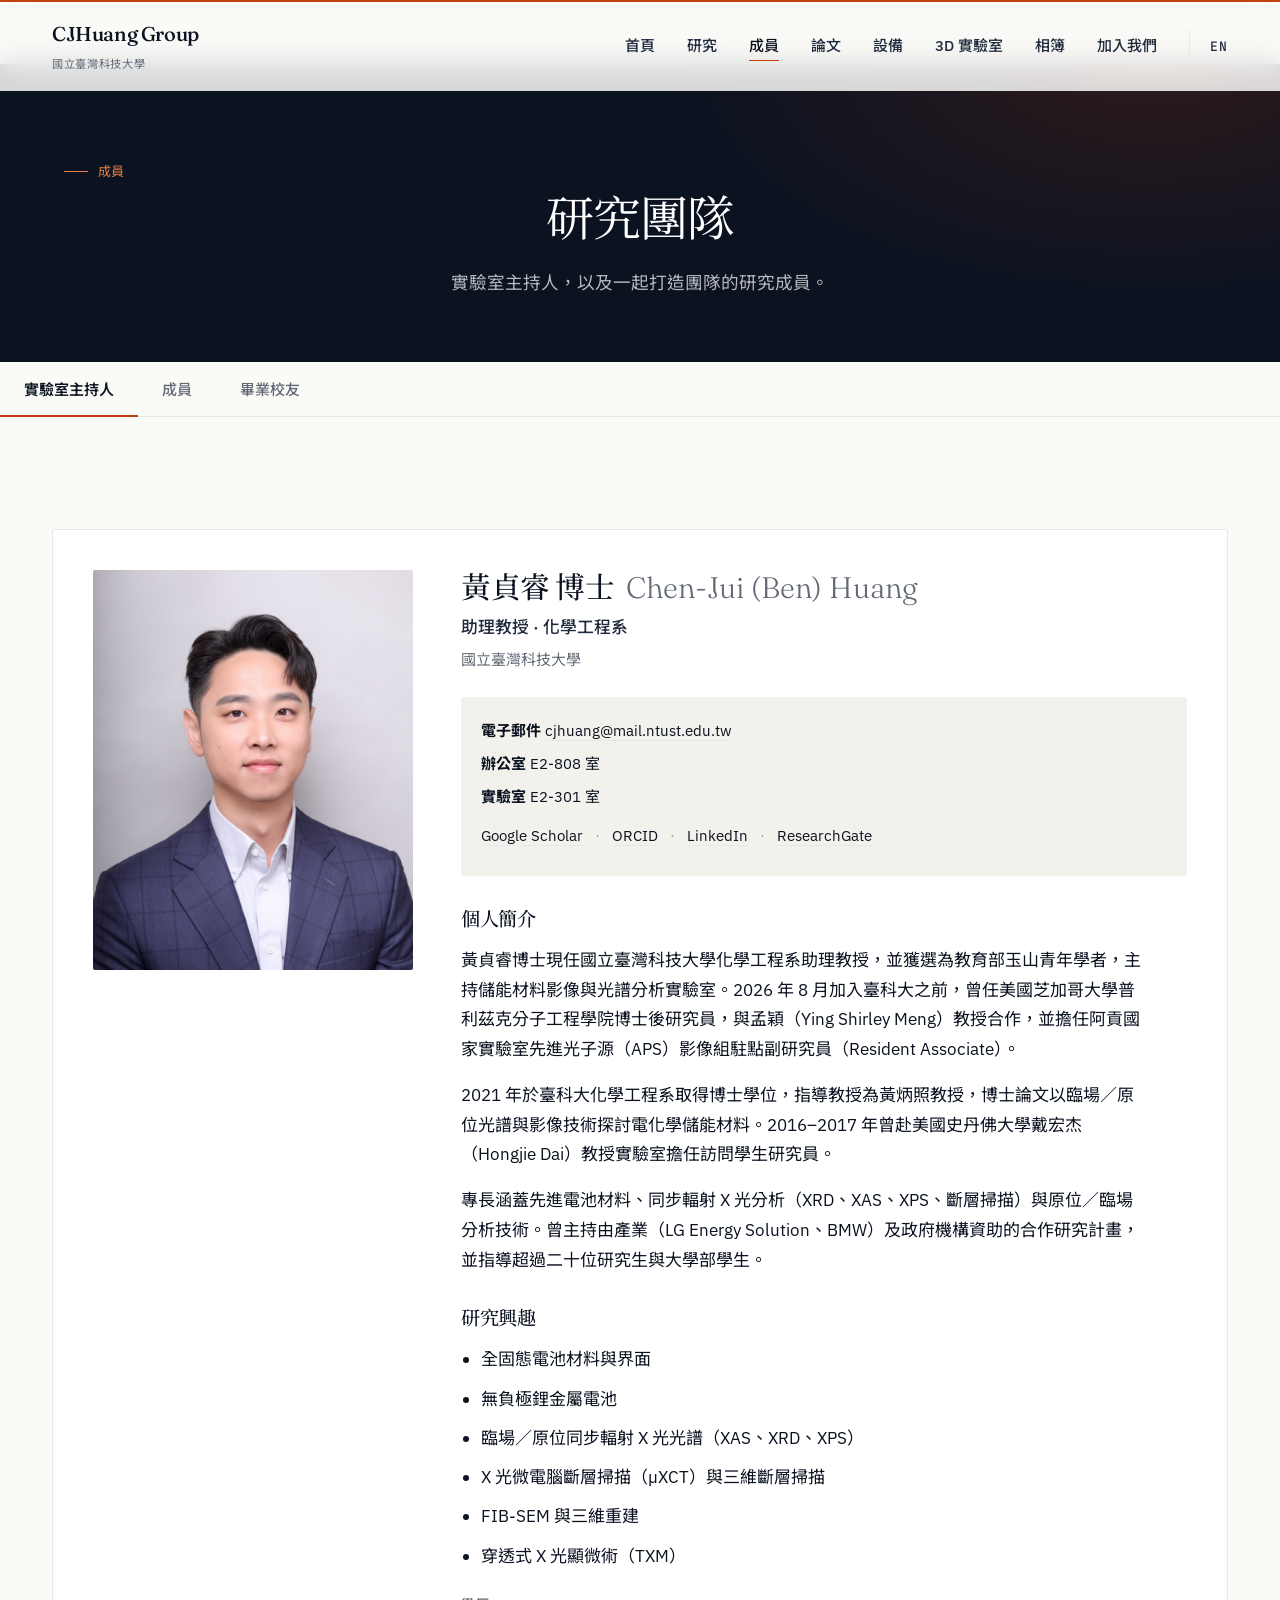
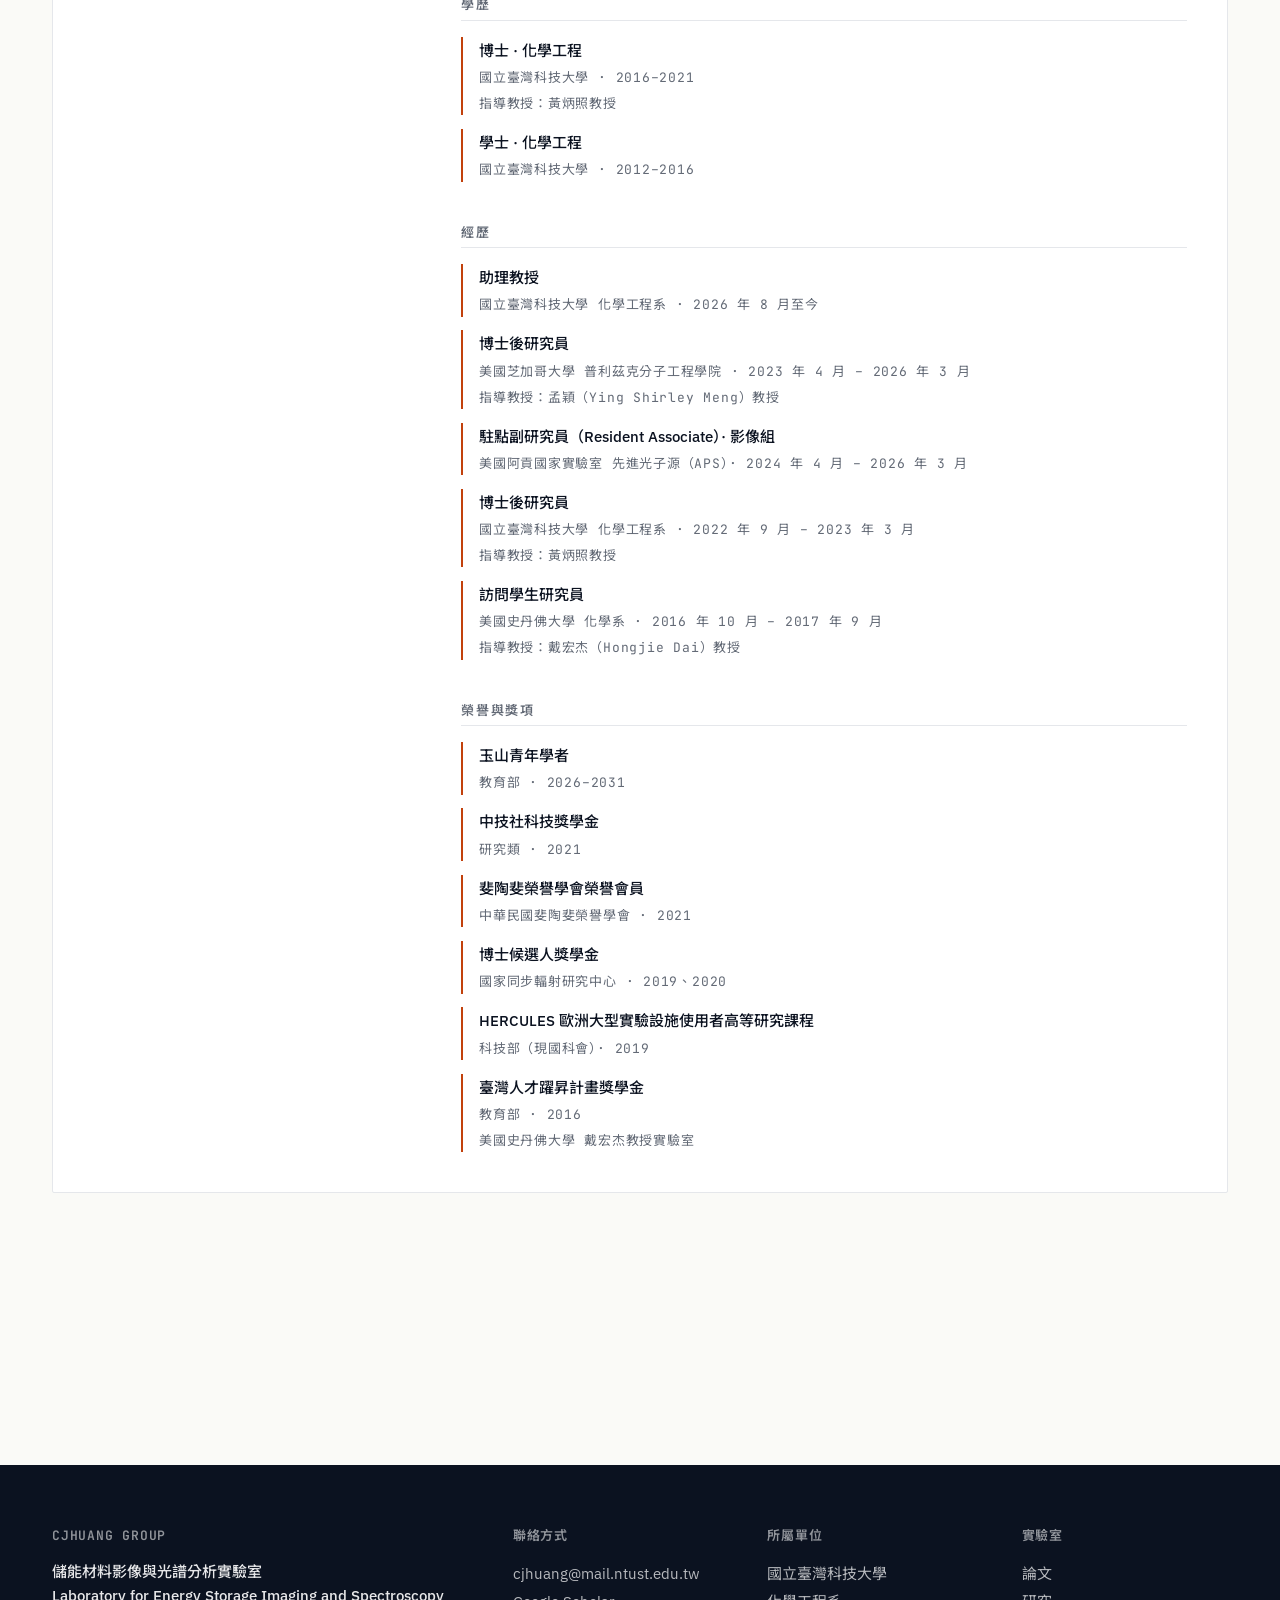
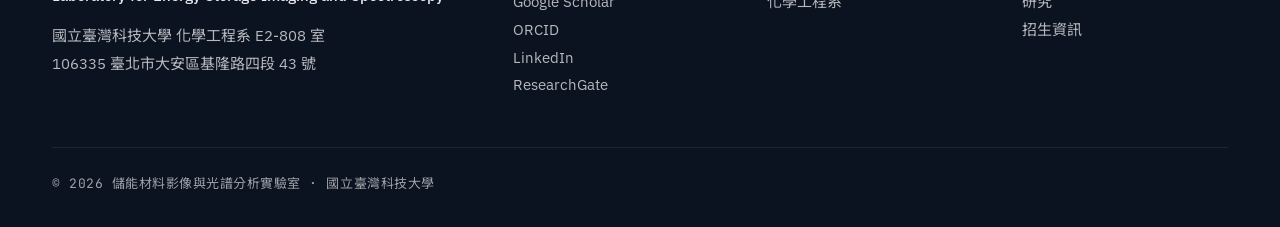
<file: zh/people.html>
<!DOCTYPE html>
<html lang="zh-Hant">
<head>
    <meta charset="UTF-8">
    <meta name="viewport" content="width=device-width, initial-scale=1.0">
    <title>成員 · CJHuang Group</title>
    <meta name="description" content="儲能材料影像與光譜分析實驗室成員：實驗室主持人黃貞睿助理教授與研究團隊。">
    <link rel="canonical" href="https://bencjhuang.github.io/zh/people.html">
    <link rel="alternate" hreflang="en" href="https://bencjhuang.github.io/people.html">
    <link rel="alternate" hreflang="zh-Hant" href="https://bencjhuang.github.io/zh/people.html">
    <link rel="alternate" hreflang="x-default" href="https://bencjhuang.github.io/people.html">

    <!-- Open Graph / social cards -->
    <meta property="og:type" content="profile">
    <meta property="og:locale" content="zh_TW">
    <meta property="og:title" content="成員 · CJHuang Group">
    <meta property="og:description" content="實驗室主持人黃貞睿助理教授與研究團隊成員。">
    <meta property="og:image" content="https://bencjhuang.github.io/image/og-default.jpg">
    <meta property="og:url" content="https://bencjhuang.github.io/zh/people.html">
    <meta property="og:site_name" content="CJHuang Group">
    <meta name="twitter:card" content="summary_large_image">
    <meta name="twitter:title" content="成員 · CJHuang Group">
    <meta name="twitter:description" content="認識實驗室主持人與研究團隊。">
    <meta name="twitter:image" content="https://bencjhuang.github.io/image/og-default.jpg">

    <link rel="preconnect" href="https://fonts.googleapis.com">
    <link rel="preconnect" href="https://fonts.gstatic.com" crossorigin>
    <link href="https://fonts.googleapis.com/css2?family=Fraunces:ital,opsz,wght@0,9..144,300..600;1,9..144,300..500&family=IBM+Plex+Sans:ital,wght@0,300;0,400;0,500;0,600;0,700;1,400&family=JetBrains+Mono:wght@400;500;600&family=Noto+Sans+TC:wght@400;500;700&family=Noto+Serif+TC:wght@400;500;600&display=swap" rel="stylesheet">
    <link rel="stylesheet" href="../styles.css">
</head>
<body>
    <a class="skip-link" href="#main-content">跳至主要內容</a>
    <div class="read-progress" aria-hidden="true"></div>
    <nav id="navbar">
        <div class="nav-container">
            <a href="index.html" class="logo">
                <div class="logo-main">CJHuang Group</div>
                <div class="logo-sub">國立臺灣科技大學</div>
            </a>
            <ul class="nav-links">
                <li><a href="index.html">首頁</a></li>
                <li><a href="research.html">研究</a></li>
                <li><a href="people.html" class="active">成員</a></li>
                <li><a href="../publications.html">論文</a></li>
                <li><a href="../equipment.html">設備</a></li>
                <li><a href="../lab.html">3D 實驗室</a></li>
                <li><a href="../gallery.html">相簿</a></li>
                <li><a href="join.html">加入我們</a></li>
                <li class="nav-lang"><a href="../people.html" lang="en" hreflang="en">EN</a></li>
            </ul>
            <button class="hamburger" id="hamburger" aria-label="開啟選單">
                <span></span><span></span><span></span>
            </button>
        </div>
    </nav>
    <div class="mobile-menu" id="mobile-menu">
        <a href="index.html">首頁</a>
        <a href="research.html">研究</a>
        <a href="people.html" class="active">成員</a>
        <a href="../publications.html">論文</a>
        <a href="../equipment.html">設備</a>
        <a href="../lab.html">3D 實驗室</a>
        <a href="../gallery.html">相簿</a>
        <a href="join.html">加入我們</a>
        <a href="../people.html" class="mobile-lang" lang="en" hreflang="en">English</a>
    </div>

    <header class="page-header">
        <span class="page-eyebrow">成員</span>
        <h1>研究團隊</h1>
        <p>實驗室主持人，以及一起打造團隊的研究成員。</p>
    </header>

    <div class="people-tabs" id="people-tabs" role="tablist">
        <button class="people-tab active" data-tab="pi" role="tab" aria-selected="true">實驗室主持人</button>
        <button class="people-tab" data-tab="members" role="tab" aria-selected="false">成員</button>
        <button class="people-tab" data-tab="alumni" role="tab" aria-selected="false">畢業校友</button>
    </div>

    <main id="main-content">
        <!-- ═══════════════════════════════════════════════════
             TAB · 實驗室主持人
             ═══════════════════════════════════════════════════ -->
        <section class="tab-panel active" id="tab-pi" role="tabpanel">
            <div class="pi-profile">
                <div class="pi-photo">
                    <img fetchpriority="high" decoding="async" src="../image/Ben.JPG" alt="黃貞睿 Chen-Jui (Ben) Huang">
                </div>
                <div class="pi-info">
                    <h2>黃貞睿 博士 <span class="pi-name-cn" lang="en">Chen-Jui (Ben) Huang</span></h2>
                    <div class="pi-title">助理教授 · 化學工程系</div>
                    <div class="pi-affiliation">國立臺灣科技大學</div>

                    <div class="pi-contact">
                        <p><strong>電子郵件</strong> <a href="mailto:cjhuang@mail.ntust.edu.tw">cjhuang@mail.ntust.edu.tw</a></p>
                        <p><strong>辦公室</strong> E2-808 室</p>
                        <p><strong>實驗室</strong> E2-301 室</p>
                        <p class="pi-links">
                            <a href="https://scholar.google.com/citations?user=fFTtGFAAAAAJ&hl=en" target="_blank" rel="noopener">Google Scholar</a>
                            <span class="dot">·</span>
                            <a href="https://orcid.org/0000-0001-8338-1424" target="_blank" rel="noopener">ORCID</a>
                            <span class="dot">·</span>
                            <a href="https://www.linkedin.com/in/chen-jui-ben-huang-b25267a1" target="_blank" rel="noopener">LinkedIn</a>
                            <span class="dot">·</span>
                            <a href="https://www.researchgate.net/profile/Chen-Jui-Huang" target="_blank" rel="noopener">ResearchGate</a>
                        </p>
                    </div>

                    <div class="pi-bio">
                        <h3>個人簡介</h3>
                        <p>
                            黃貞睿博士現任國立臺灣科技大學化學工程系助理教授，並獲選為教育部玉山青年學者，主持儲能材料影像與光譜分析實驗室。2026 年 8 月加入臺科大之前，曾任美國芝加哥大學普利茲克分子工程學院博士後研究員，與孟穎（Ying Shirley Meng）教授合作，並擔任阿貢國家實驗室先進光子源（APS）影像組駐點副研究員（Resident Associate）。
                        </p>
                        <p>
                            2021 年於臺科大化學工程系取得博士學位，指導教授為黃炳照教授，博士論文以臨場／原位光譜與影像技術探討電化學儲能材料。2016–2017 年曾赴美國史丹佛大學戴宏杰（Hongjie Dai）教授實驗室擔任訪問學生研究員。
                        </p>
                        <p>
                            專長涵蓋先進電池材料、同步輻射 X 光分析（XRD、XAS、XPS、斷層掃描）與原位／臨場分析技術。曾主持由產業（LG Energy Solution、BMW）及政府機構資助的合作研究計畫，並指導超過二十位研究生與大學部學生。
                        </p>
                    </div>

                    <div class="pi-research">
                        <h3>研究興趣</h3>
                        <ul>
                            <li>全固態電池材料與界面</li>
                            <li>無負極鋰金屬電池</li>
                            <li>臨場／原位同步輻射 X 光光譜（XAS、XRD、XPS）</li>
                            <li>X 光微電腦斷層掃描（µXCT）與三維斷層掃描</li>
                            <li>FIB-SEM 與三維重建</li>
                            <li>穿透式 X 光顯微術（TXM）</li>
                        </ul>
                    </div>

                    <div class="pi-cv">
                        <h3>學歷</h3>
                        <ul class="cv-list">
                            <li>
                                <div class="cv-main">博士 · 化學工程</div>
                                <div class="cv-sub">國立臺灣科技大學 · 2016–2021</div>
                                <div class="cv-sub">指導教授：黃炳照教授</div>
                            </li>
                            <li>
                                <div class="cv-main">學士 · 化學工程</div>
                                <div class="cv-sub">國立臺灣科技大學 · 2012–2016</div>
                            </li>
                        </ul>

                        <h3>經歷</h3>
                        <ul class="cv-list">
                            <li>
                                <div class="cv-main">助理教授</div>
                                <div class="cv-sub">國立臺灣科技大學 化學工程系 · 2026 年 8 月至今</div>
                            </li>
                            <li>
                                <div class="cv-main">博士後研究員</div>
                                <div class="cv-sub">美國芝加哥大學 普利茲克分子工程學院 · 2023 年 4 月 – 2026 年 3 月</div>
                                <div class="cv-sub">指導教授：孟穎（Ying Shirley Meng）教授</div>
                            </li>
                            <li>
                                <div class="cv-main">駐點副研究員（Resident Associate）· 影像組</div>
                                <div class="cv-sub">美國阿貢國家實驗室 先進光子源（APS）· 2024 年 4 月 – 2026 年 3 月</div>
                            </li>
                            <li>
                                <div class="cv-main">博士後研究員</div>
                                <div class="cv-sub">國立臺灣科技大學 化學工程系 · 2022 年 9 月 – 2023 年 3 月</div>
                                <div class="cv-sub">指導教授：黃炳照教授</div>
                            </li>
                            <li>
                                <div class="cv-main">訪問學生研究員</div>
                                <div class="cv-sub">美國史丹佛大學 化學系 · 2016 年 10 月 – 2017 年 9 月</div>
                                <div class="cv-sub">指導教授：戴宏杰（Hongjie Dai）教授</div>
                            </li>
                        </ul>

                        <h3>榮譽與獎項</h3>
                        <ul class="cv-list">
                            <li>
                                <div class="cv-main">玉山青年學者</div>
                                <div class="cv-sub">教育部 · 2026–2031</div>
                            </li>
                            <li>
                                <div class="cv-main">中技社科技獎學金</div>
                                <div class="cv-sub">研究類 · 2021</div>
                            </li>
                            <li>
                                <div class="cv-main">斐陶斐榮譽學會榮譽會員</div>
                                <div class="cv-sub">中華民國斐陶斐榮譽學會 · 2021</div>
                            </li>
                            <li>
                                <div class="cv-main">博士候選人獎學金</div>
                                <div class="cv-sub">國家同步輻射研究中心 · 2019、2020</div>
                            </li>
                            <li>
                                <div class="cv-main">HERCULES 歐洲大型實驗設施使用者高等研究課程</div>
                                <div class="cv-sub">科技部（現國科會）· 2019</div>
                            </li>
                            <li>
                                <div class="cv-main">臺灣人才躍昇計畫獎學金</div>
                                <div class="cv-sub">教育部 · 2016</div>
                                <div class="cv-sub">美國史丹佛大學 戴宏杰教授實驗室</div>
                            </li>
                        </ul>
                    </div>
                </div>
            </div>
        </section>

        <!-- ═══════════════════════════════════════════════════
             TAB · 成員（招生 + 大學部專題）
             ═══════════════════════════════════════════════════ -->
        <section class="tab-panel" id="tab-members" role="tabpanel">
            <div class="recruiting-notice">
                <div class="recruiting-notice__eyebrow">招生中</div>
                <h2>首屆成員已於 2026 年 8 月加入。</h2>
                <p>
                    歡迎認識以下創始成員。本屆研究生名額已額滿，但大學部專題仍有名額。如果有你想做的題目，請參考「加入我們」頁面，或直接寫信給黃老師。
                </p>
                <div class="recruiting-actions">
                    <a href="join.html" class="btn btn-primary">
                        查看招生資訊
                        <span class="btn-arrow" aria-hidden="true">→</span>
                    </a>
                    <a href="mailto:cjhuang@mail.ntust.edu.tw" class="btn-link">
                        直接寫信給黃老師
                        <span class="btn-arrow" aria-hidden="true">→</span>
                    </a>
                </div>
            </div>

            <!-- ── Group members ──────────────────────────────── -->
            <div class="members-block">
                <div class="section-header">
                    <span class="section-eyebrow">成員</span>
                    <h2>研究團隊</h2>
                </div>
                <div class="members-grid">

                    <article class="member-card">
                        <div class="member-card__photo">
                            <img loading="lazy" decoding="async" src="../image/member-yilun.jpg?v=3" alt="呂翊綸">
                        </div>
                        <div class="member-card__body">
                            <span class="member-card__tag">碩士班 · 2026 年 8 月加入</span>
                            <h3>呂翊綸</h3>
                            <p>
                                大家好，我是呂翊綸，個性比較內向，但是熟了之後就不會。興趣是打籃球，最近也開始接觸健身，歡迎大家找我運動！
                            </p>
                        </div>
                    </article>

                    <article class="member-card">
                        <div class="member-card__photo">
                            <img loading="lazy" decoding="async" src="../image/member-kaihsuan.jpg?v=4" alt="吳愷軒 Kai-Hsuan Wu">
                        </div>
                        <div class="member-card__body">
                            <span class="member-card__tag">碩士班 · 2026 年 8 月加入</span>
                            <h3>吳愷軒 <span class="member-card__name-en">Kai-Hsuan Wu</span></h3>
                            <p>
                                我是吳愷軒，心山豆干車，目前正在成功嶺立正稍息，預計 8/13 退伍。平常愛好就是打遊戲、沙灘、浮潛、看夕陽、吃滷肉飯。
                            </p>
                        </div>
                    </article>

                    <article class="member-card">
                        <div class="member-card__photo">
                            <img loading="lazy" decoding="async" src="../image/member-yuantong.jpg?v=1" alt="蘇元彤">
                        </div>
                        <div class="member-card__body">
                            <span class="member-card__tag">碩士班 · 2026 年 8 月加入</span>
                            <h3>蘇元彤</h3>
                            <p>
                                我是蘇元彤，喜歡聽音樂也喜歡打羽球。平時像水母一樣隨遇而安的生活，但機會來臨時會緊緊把握住。
                            </p>
                        </div>
                    </article>

                    <article class="member-card">
                        <div class="member-card__photo">
                            <img loading="lazy" decoding="async" src="../image/member-sifan.jpg?v=1" alt="盧思帆">
                        </div>
                        <div class="member-card__body">
                            <span class="member-card__tag">碩士班 · 2026 年 8 月加入</span>
                            <h3>盧思帆</h3>
                            <p>
                                我是盧思帆，平常喜歡看電影、玩遊戲跟運動，偶爾跟朋友出門喝酒社交，熟了後話才會比較多，於此希望未來的生活能夠平安順利～
                            </p>
                        </div>
                    </article>

                    <article class="member-card">
                        <div class="member-card__photo">
                            <img loading="lazy" decoding="async" src="../image/member-shengkai.jpg?v=1" alt="黃聖凱">
                        </div>
                        <div class="member-card__body">
                            <span class="member-card__tag">碩士班 · 2026 年 8 月加入</span>
                            <h3>黃聖凱</h3>
                            <p>
                                大家好，我是黃聖凱。平時喜歡聽 Rap、打球和騎自行車，個性比較慢熱，但熟悉之後很好相處。希望在研究所能持續學習、累積研究經驗。
                            </p>
                        </div>
                    </article>

                </div>
            </div>


            <div class="projects-block">
                <div class="section-header">
                    <span class="section-eyebrow">大學部 · 2 個名額</span>
                    <h2>入門專題</h2>
                </div>
                <div class="projects-grid">
                    <article class="project-card">
                        <span class="project-card__tag">大學部 &middot; 招收中</span>
                        <h3>電池組裝與電化學測試</h3>
                        <p>
                            在手套箱中動手製作電池：漿料配製、電極塗佈、電池堆疊組裝與充放電測試。這是研究所電池研究的基礎，也是考慮繼續升學的好練習。
                        </p>
                    </article>

                    <article class="project-card">
                        <span class="project-card__tag">大學部 &middot; 招收中</span>
                        <h3>材料合成與分析</h3>
                        <p>
                            固態電解質合成（球磨、機械化學法）與實驗室基礎分析。學習從前驅物到完成測試電極的完整流程，也就是電池材料在進入同步輻射光束線之前的必經之路。
                        </p>
                    </article>
                </div>
            </div>
        </section>

        <!-- ═══════════════════════════════════════════════════
             TAB · 畢業校友
             ═══════════════════════════════════════════════════ -->
        <section class="tab-panel" id="tab-alumni" role="tabpanel">
            <div class="alumni-list">
                <p class="placeholder-text">
                    畢業校友名單將隨成員完成學位後陸續更新，目前暫無資料。
                </p>
            </div>
        </section>
    </main>

    <footer>
        <div class="footer-container">
            <div class="footer-section">
                <h3>CJHuang Group</h3>
                <p class="footer-labname">
                    儲能材料影像與光譜分析實驗室<br>
                    <span lang="en">Laboratory for Energy Storage Imaging and Spectroscopy</span>
                </p>
                <p>
                    國立臺灣科技大學 化學工程系 E2-808 室<br>
                    106335 臺北市大安區基隆路四段 43 號
                </p>
            </div>
            <div class="footer-section">
                <h3>聯絡方式</h3>
                <p>
                    <a href="mailto:cjhuang@mail.ntust.edu.tw">cjhuang@mail.ntust.edu.tw</a>
                </p>
                <p>
                    <a href="https://scholar.google.com/citations?user=fFTtGFAAAAAJ&amp;hl=en" target="_blank" rel="noopener me">Google Scholar</a><br>
                    <a href="https://orcid.org/0000-0001-8338-1424" target="_blank" rel="noopener me">ORCID</a><br>
                    <a href="https://www.linkedin.com/in/chen-jui-ben-huang-b25267a1" target="_blank" rel="noopener me">LinkedIn</a><br>
                    <a href="https://www.researchgate.net/profile/Chen-Jui-Huang" target="_blank" rel="noopener me">ResearchGate</a>
                </p>
            </div>
            <div class="footer-section">
                <h3>所屬單位</h3>
                <p>
                    <a href="https://www.ntust.edu.tw/" target="_blank" rel="noopener">國立臺灣科技大學</a><br>
                    <a href="https://www.ch.ntust.edu.tw/" target="_blank" rel="noopener">化學工程系</a>
                </p>
            </div>
            <div class="footer-section">
                <h3>實驗室</h3>
                <p>
                    <a href="../publications.html">論文</a><br>
                    <a href="research.html">研究</a><br>
                    <a href="join.html">招生資訊</a>
                </p>
            </div>
        </div>
        <div class="footer-bottom">
            © 2026 儲能材料影像與光譜分析實驗室 · 國立臺灣科技大學
        </div>
    </footer>

    <button class="back-to-top" id="back-to-top" aria-label="回到頁首">↑</button>
    <script src="../script.js"></script>
</body>
</html>
</file>
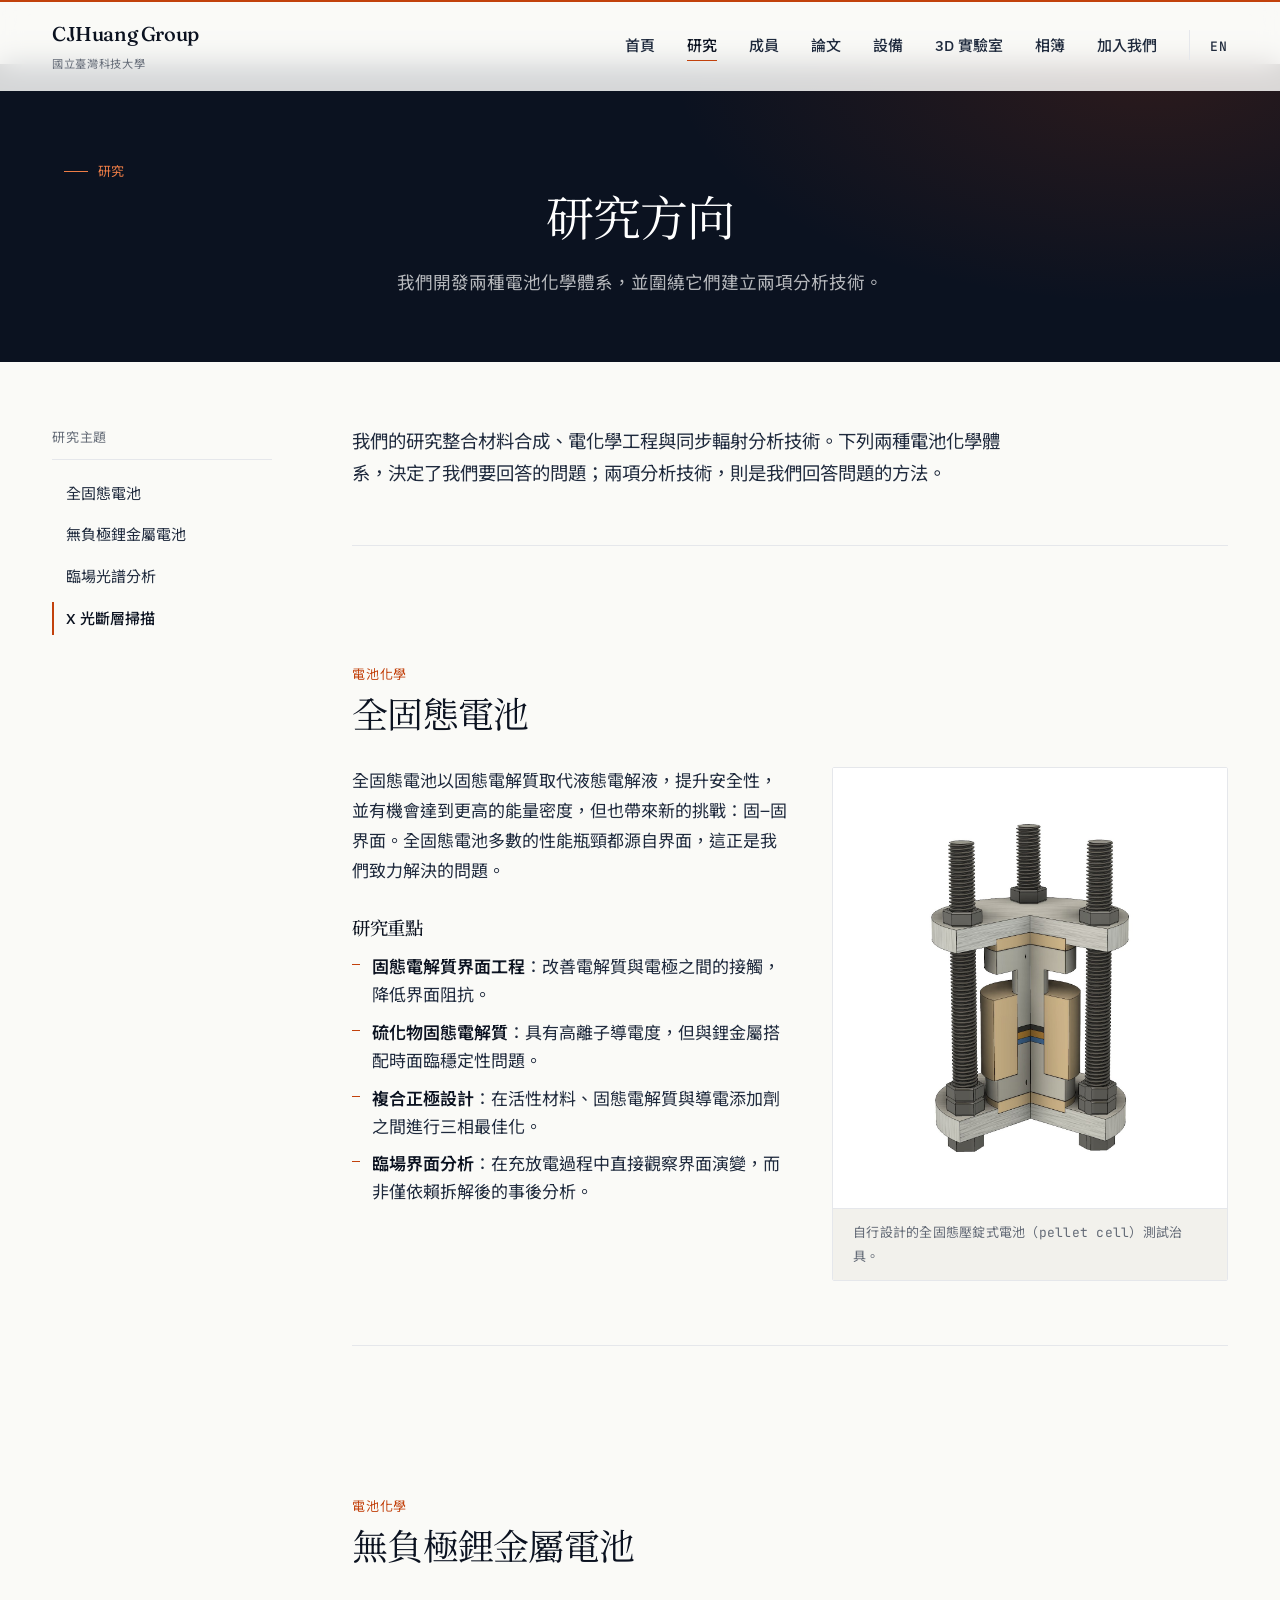
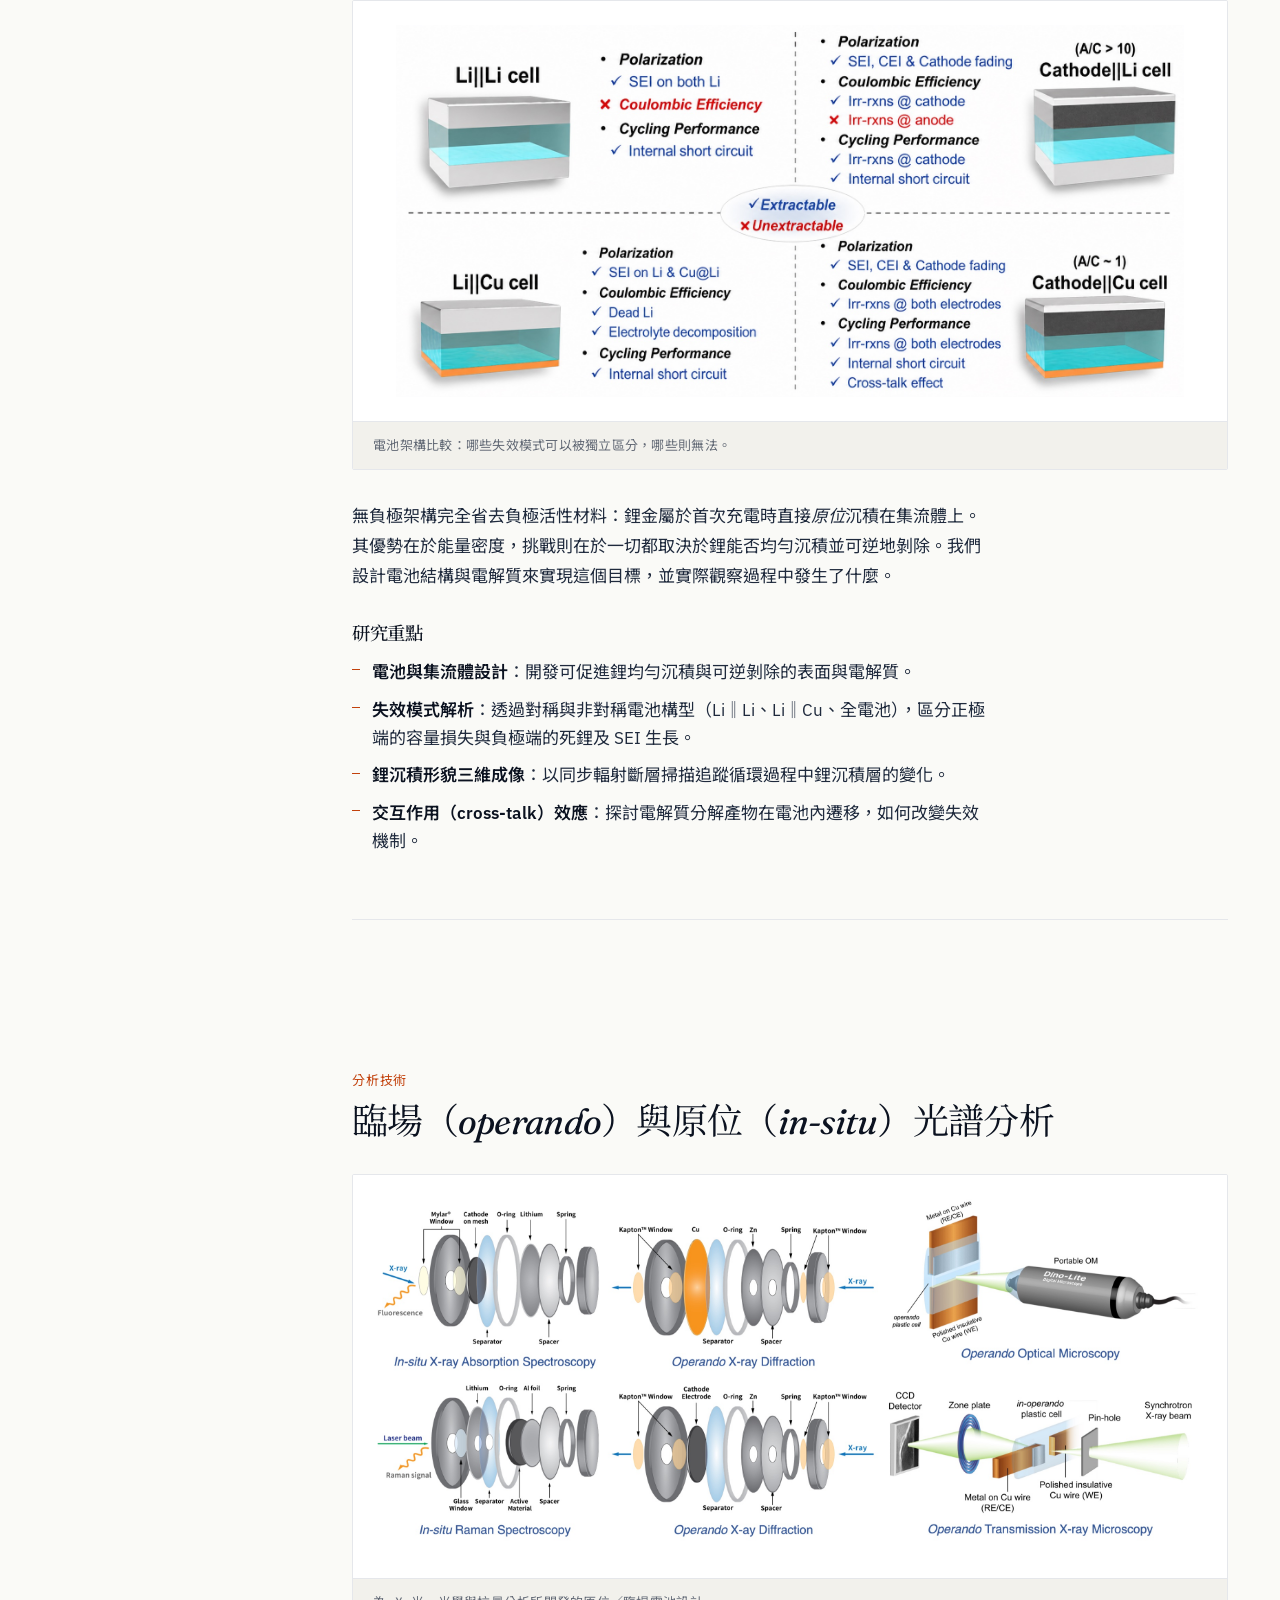
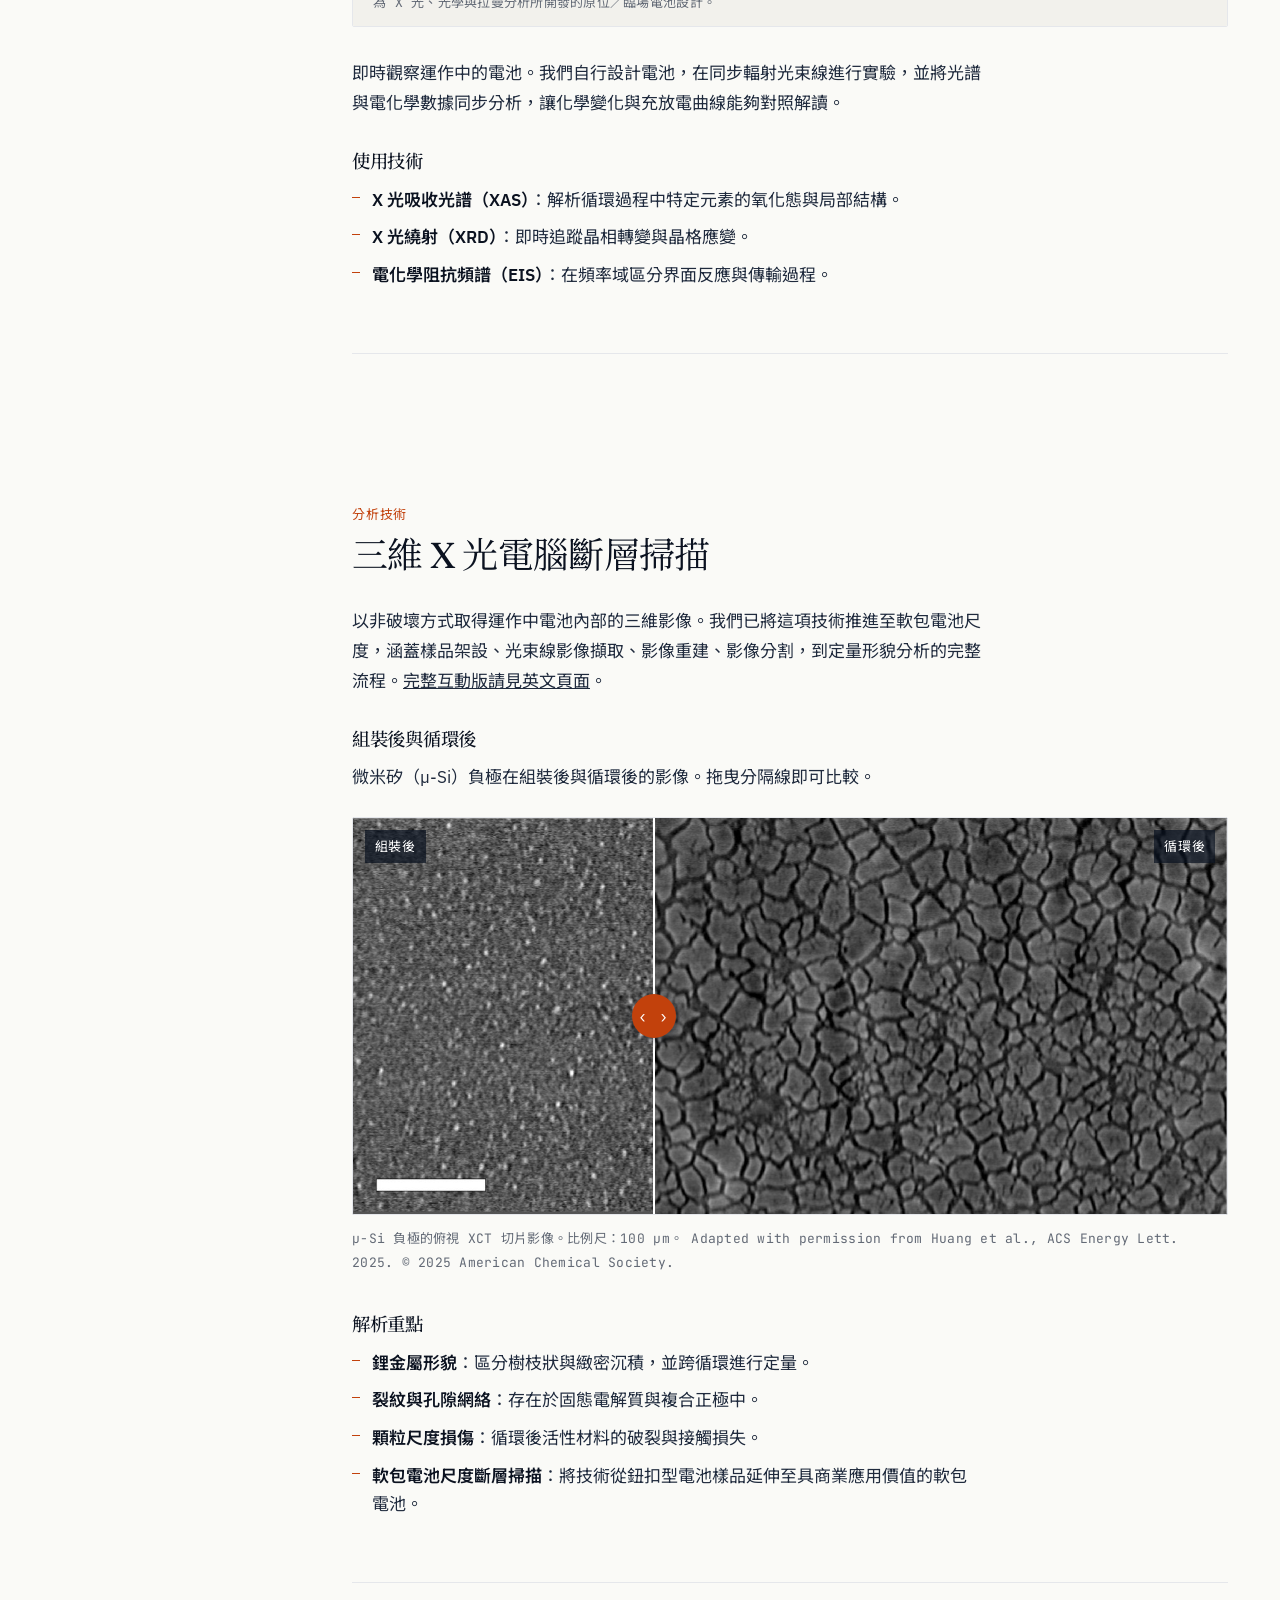
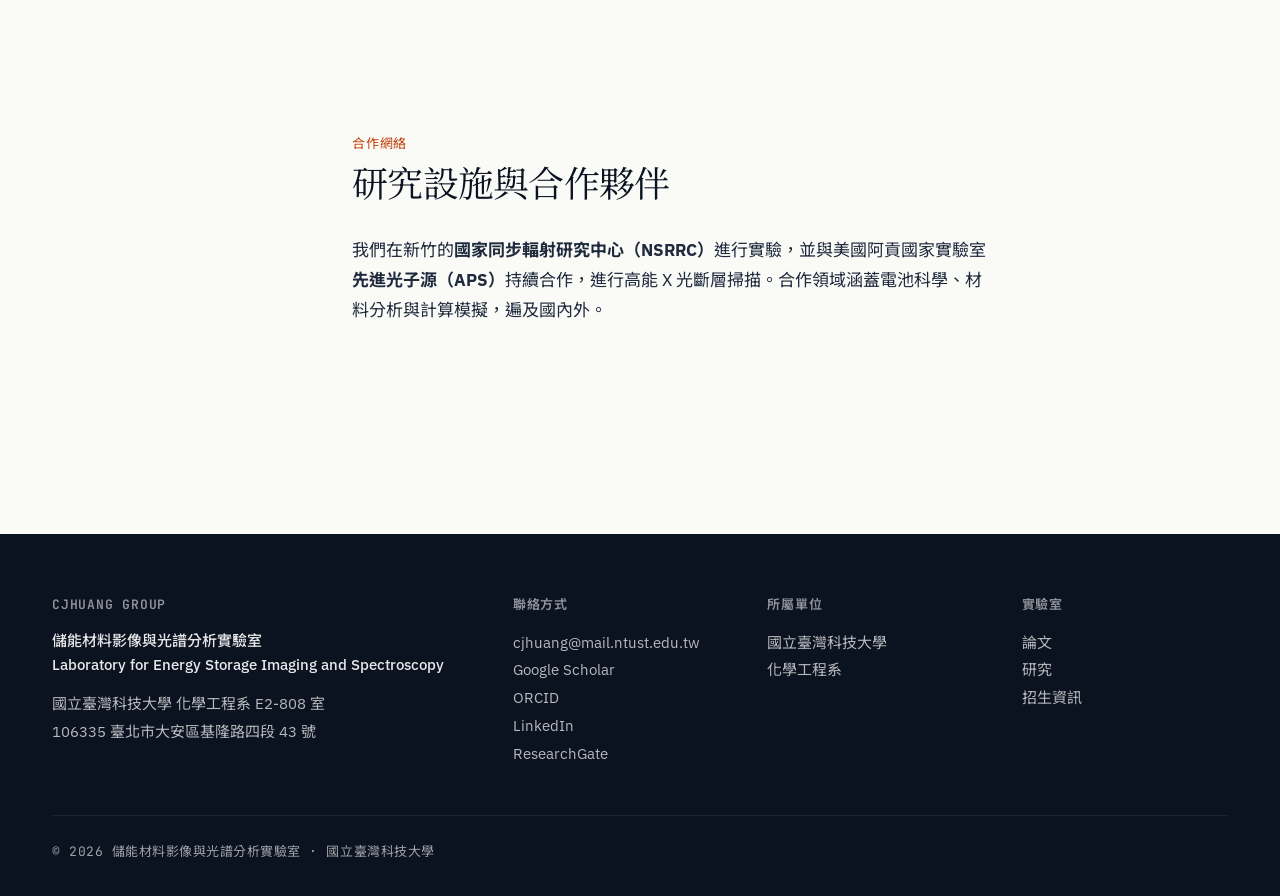
<file: zh/research.html>
<!DOCTYPE html>
<html lang="zh-Hant">
<head>
    <meta charset="UTF-8">
    <meta name="viewport" content="width=device-width, initial-scale=1.0">
    <title>研究 · CJHuang Group</title>
    <meta name="description" content="儲能材料影像與光譜分析實驗室的研究方向：全固態電池、無負極鋰金屬電池、臨場同步輻射光譜與三維 X 光斷層掃描。">
    <link rel="canonical" href="https://bencjhuang.github.io/zh/research.html">
    <link rel="alternate" hreflang="en" href="https://bencjhuang.github.io/research.html">
    <link rel="alternate" hreflang="zh-Hant" href="https://bencjhuang.github.io/zh/research.html">
    <link rel="alternate" hreflang="x-default" href="https://bencjhuang.github.io/research.html">

    <!-- Open Graph / social cards -->
    <meta property="og:type" content="website">
    <meta property="og:locale" content="zh_TW">
    <meta property="og:title" content="研究 · CJHuang Group">
    <meta property="og:description" content="全固態電池、無負極鋰金屬電池、臨場光譜分析與 X 光斷層掃描。">
    <meta property="og:image" content="https://bencjhuang.github.io/image/og-default.jpg">
    <meta property="og:url" content="https://bencjhuang.github.io/zh/research.html">
    <meta property="og:site_name" content="CJHuang Group">
    <meta name="twitter:card" content="summary_large_image">
    <meta name="twitter:title" content="研究 · CJHuang Group">
    <meta name="twitter:description" content="全固態電池、無負極鋰金屬電池與同步輻射分析技術。">
    <meta name="twitter:image" content="https://bencjhuang.github.io/image/og-default.jpg">

    <link rel="preconnect" href="https://fonts.googleapis.com">
    <link rel="preconnect" href="https://fonts.gstatic.com" crossorigin>
    <link href="https://fonts.googleapis.com/css2?family=Fraunces:ital,opsz,wght@0,9..144,300..600;1,9..144,300..500&family=IBM+Plex+Sans:ital,wght@0,300;0,400;0,500;0,600;0,700;1,400&family=JetBrains+Mono:wght@400;500;600&family=Noto+Sans+TC:wght@400;500;700&family=Noto+Serif+TC:wght@400;500;600&display=swap" rel="stylesheet">
    <link rel="stylesheet" href="../styles.css">
</head>
<body>
    <a class="skip-link" href="#main-content">跳至主要內容</a>
    <div class="read-progress" aria-hidden="true"></div>
    <nav id="navbar">
        <div class="nav-container">
            <a href="index.html" class="logo">
                <div class="logo-main">CJHuang Group</div>
                <div class="logo-sub">國立臺灣科技大學</div>
            </a>
            <ul class="nav-links">
                <li><a href="index.html">首頁</a></li>
                <li><a href="research.html" class="active">研究</a></li>
                <li><a href="people.html">成員</a></li>
                <li><a href="../publications.html">論文</a></li>
                <li><a href="../equipment.html">設備</a></li>
                <li><a href="../lab.html">3D 實驗室</a></li>
                <li><a href="../gallery.html">相簿</a></li>
                <li><a href="join.html">加入我們</a></li>
                <li class="nav-lang"><a href="../research.html" lang="en" hreflang="en">EN</a></li>
            </ul>
            <button class="hamburger" id="hamburger" aria-label="開啟選單">
                <span></span><span></span><span></span>
            </button>
        </div>
    </nav>
    <div class="mobile-menu" id="mobile-menu">
        <a href="index.html">首頁</a>
        <a href="research.html" class="active">研究</a>
        <a href="people.html">成員</a>
        <a href="../publications.html">論文</a>
        <a href="../equipment.html">設備</a>
        <a href="../lab.html">3D 實驗室</a>
        <a href="../gallery.html">相簿</a>
        <a href="join.html">加入我們</a>
        <a href="../research.html" class="mobile-lang" lang="en" hreflang="en">English</a>
    </div>

    <header class="page-header">
        <span class="page-eyebrow">研究</span>
        <h1>研究方向</h1>
        <p>我們開發兩種電池化學體系，並圍繞它們建立兩項分析技術。</p>
    </header>

    <main id="main-content" class="research-page">
        <div class="research-layout">
            <!-- Sticky sidebar table of contents -->
            <aside class="research-toc" aria-label="研究主題">
                <div class="toc-label">研究主題</div>
                <ol class="toc-list">
                    <li><a href="#assb" class="toc-link" data-target="assb">全固態電池</a></li>
                    <li><a href="#anode-free" class="toc-link" data-target="anode-free">無負極鋰金屬電池</a></li>
                    <li><a href="#operando" class="toc-link" data-target="operando">臨場光譜分析</a></li>
                    <li><a href="#xct" class="toc-link" data-target="xct">X 光斷層掃描</a></li>
                </ol>
            </aside>

            <div class="research-body">
                <!-- Lead -->
                <section class="research-lead">
                    <p class="lead-text">
                        我們的研究整合材料合成、電化學工程與同步輻射分析技術。下列兩種電池化學體系，決定了我們要回答的問題；兩項分析技術，則是我們回答問題的方法。
                    </p>
                </section>

                <!-- ── 全固態電池 ─────────────────────────────────── -->
                <section id="assb" class="research-section">
                    <div class="section-meta">
                        <span class="section-num">電池化學</span>
                        <h2>全固態電池</h2>
                    </div>

                    <!-- Figure stays pinned beside the text on wide screens -->
                    <div class="pinned-layout">
                        <figure class="research-figure pinned-figure">
                            <img loading="lazy" decoding="async" src="../image/research-assb-cell.jpg" alt="全固態電池測試治具的剖面 3D 渲染圖"
                                 onerror="this.parentElement.style.display='none'">
                            <figcaption>自行設計的全固態壓錠式電池（pellet cell）測試治具。</figcaption>
                        </figure>

                        <div class="pinned-text">
                            <p>
                                全固態電池以固態電解質取代液態電解液，提升安全性，並有機會達到更高的能量密度，但也帶來新的挑戰：固–固界面。全固態電池多數的性能瓶頸都源自界面，這正是我們致力解決的問題。
                            </p>

                            <h3>研究重點</h3>
                            <ul>
                                <li><strong>固態電解質界面工程</strong>：改善電解質與電極之間的接觸，降低界面阻抗。</li>
                                <li><strong>硫化物固態電解質</strong>：具有高離子導電度，但與鋰金屬搭配時面臨穩定性問題。</li>
                                <li><strong>複合正極設計</strong>：在活性材料、固態電解質與導電添加劑之間進行三相最佳化。</li>
                                <li><strong>臨場界面分析</strong>：在充放電過程中直接觀察界面演變，而非僅依賴拆解後的事後分析。</li>
                            </ul>
                        </div>
                    </div>
                </section>

                <!-- ── 無負極鋰金屬電池 ─────────────────────────────── -->
                <section id="anode-free" class="research-section">
                    <div class="section-meta">
                        <span class="section-num">電池化學</span>
                        <h2>無負極鋰金屬電池</h2>
                    </div>

                    <figure class="research-figure">
                        <img loading="lazy" decoding="async" src="../image/research-anodefree.jpg" alt="Li||Li、Li||Cu、正極||Li 與正極||Cu 電池構型及其分析特點比較"
                             onerror="this.parentElement.style.display='none'">
                        <figcaption>電池架構比較：哪些失效模式可以被獨立區分，哪些則無法。</figcaption>
                    </figure>

                    <p>
                        無負極架構完全省去負極活性材料：鋰金屬於首次充電時直接<em>原位</em>沉積在集流體上。其優勢在於能量密度，挑戰則在於一切都取決於鋰能否均勻沉積並可逆地剝除。我們設計電池結構與電解質來實現這個目標，並實際觀察過程中發生了什麼。
                    </p>

                    <h3>研究重點</h3>
                    <ul>
                        <li><strong>電池與集流體設計</strong>：開發可促進鋰均勻沉積與可逆剝除的表面與電解質。</li>
                        <li><strong>失效模式解析</strong>：透過對稱與非對稱電池構型（Li‖Li、Li‖Cu、全電池），區分正極端的容量損失與負極端的死鋰及 SEI 生長。</li>
                        <li><strong>鋰沉積形貌三維成像</strong>：以同步輻射斷層掃描追蹤循環過程中鋰沉積層的變化。</li>
                        <li><strong>交互作用（cross-talk）效應</strong>：探討電解質分解產物在電池內遷移，如何改變失效機制。</li>
                    </ul>
                </section>

                <!-- ── 臨場光譜分析 ─────────────────────────────────── -->
                <section id="operando" class="research-section">
                    <div class="section-meta">
                        <span class="section-num">分析技術</span>
                        <h2>臨場（<i>operando</i>）與原位（<i>in-situ</i>）光譜分析</h2>
                    </div>

                    <figure class="research-figure">
                        <img loading="lazy" decoding="async" src="../image/research-operando.jpg?v=2" alt="六種原位與臨場電池設計：X 光吸收、X 光繞射、光學顯微鏡、拉曼光譜與穿透式 X 光顯微術"
                             onerror="this.parentElement.style.display='none'">
                        <figcaption>為 X 光、光學與拉曼分析所開發的原位／臨場電池設計。</figcaption>
                    </figure>

                    <p>
                        即時觀察運作中的電池。我們自行設計電池，在同步輻射光束線進行實驗，並將光譜與電化學數據同步分析，讓化學變化與充放電曲線能夠對照解讀。
                    </p>

                    <h3>使用技術</h3>
                    <ul>
                        <li><strong>X 光吸收光譜（XAS）</strong>：解析循環過程中特定元素的氧化態與局部結構。</li>
                        <li><strong>X 光繞射（XRD）</strong>：即時追蹤晶相轉變與晶格應變。</li>
                        <li><strong>電化學阻抗頻譜（EIS）</strong>：在頻率域區分界面反應與傳輸過程。</li>
                    </ul>
                </section>

                <!-- ── X 光斷層掃描 ─────────────────────────────────── -->
                <section id="xct" class="research-section">
                    <div class="section-meta">
                        <span class="section-num">分析技術</span>
                        <h2>三維 X 光電腦斷層掃描</h2>
                    </div>

                    <p>
                        以非破壞方式取得運作中電池內部的三維影像。我們已將這項技術推進至軟包電池尺度，涵蓋樣品架設、光束線影像擷取、影像重建、影像分割，到定量形貌分析的完整流程。<a href="../research.html#xct" lang="en">完整互動版請見英文頁面</a>。
                    </p>

                    <!-- Before/after comparison: drag (or use arrow keys) to move the divider (script.js) -->
                    <h3>組裝後與循環後</h3>
                    <p>
                        微米矽（µ-Si）負極在組裝後與循環後的影像。拖曳分隔線即可比較。
                    </p>
                    <figure class="compare" id="si-compare">
                        <div class="compare-frame">
                            <img class="compare-img" src="../image/xct-si-cycled.jpg" loading="lazy" decoding="async"
                                 alt="循環後 µ-Si 負極的俯視 XCT 切片，可見泥裂紋狀的裂紋網絡">
                            <div class="compare-before">
                                <img class="compare-img" src="../image/xct-si-assembled.jpg" loading="lazy" decoding="async"
                                     alt="組裝後 µ-Si 負極的俯視 XCT 切片，顆粒分布均勻">
                            </div>
                            <span class="compare-label compare-label--before">組裝後</span>
                            <span class="compare-label compare-label--after">循環後</span>
                            <div class="compare-handle" aria-hidden="true"></div>
                            <input class="compare-range" type="range" min="0" max="100" value="50"
                                   aria-label="分隔線位置：左側為組裝後的負極，右側為循環後的負極">
                        </div>
                        <figcaption>
                            µ-Si 負極的俯視 XCT 切片影像。比例尺：100 µm。
                            <span lang="en">Adapted with permission from Huang et al., ACS Energy Lett. 2025. © 2025 American Chemical Society.</span>
                        </figcaption>
                    </figure>

                    <h3>解析重點</h3>
                    <ul>
                        <li><strong>鋰金屬形貌</strong>：區分樹枝狀與緻密沉積，並跨循環進行定量。</li>
                        <li><strong>裂紋與孔隙網絡</strong>：存在於固態電解質與複合正極中。</li>
                        <li><strong>顆粒尺度損傷</strong>：循環後活性材料的破裂與接觸損失。</li>
                        <li><strong>軟包電池尺度斷層掃描</strong>：將技術從鈕扣型電池樣品延伸至具商業應用價值的軟包電池。</li>
                    </ul>
                </section>

                <!-- ── 合作網絡 ──────────────────────────────────────── -->
                <section class="research-section research-section--meta">
                    <div class="section-meta">
                        <span class="section-num">合作網絡</span>
                        <h2>研究設施與合作夥伴</h2>
                    </div>
                    <p>
                        我們在新竹的<strong>國家同步輻射研究中心（NSRRC）</strong>進行實驗，並與美國阿貢國家實驗室<strong>先進光子源（APS）</strong>持續合作，進行高能 X 光斷層掃描。合作領域涵蓋電池科學、材料分析與計算模擬，遍及國內外。
                    </p>
                </section>
            </div>
        </div>
    </main>

    <footer>
        <div class="footer-container">
            <div class="footer-section">
                <h3>CJHuang Group</h3>
                <p class="footer-labname">
                    儲能材料影像與光譜分析實驗室<br>
                    <span lang="en">Laboratory for Energy Storage Imaging and Spectroscopy</span>
                </p>
                <p>
                    國立臺灣科技大學 化學工程系 E2-808 室<br>
                    106335 臺北市大安區基隆路四段 43 號
                </p>
            </div>
            <div class="footer-section">
                <h3>聯絡方式</h3>
                <p>
                    <a href="mailto:cjhuang@mail.ntust.edu.tw">cjhuang@mail.ntust.edu.tw</a>
                </p>
                <p>
                    <a href="https://scholar.google.com/citations?user=fFTtGFAAAAAJ&amp;hl=en" target="_blank" rel="noopener me">Google Scholar</a><br>
                    <a href="https://orcid.org/0000-0001-8338-1424" target="_blank" rel="noopener me">ORCID</a><br>
                    <a href="https://www.linkedin.com/in/chen-jui-ben-huang-b25267a1" target="_blank" rel="noopener me">LinkedIn</a><br>
                    <a href="https://www.researchgate.net/profile/Chen-Jui-Huang" target="_blank" rel="noopener me">ResearchGate</a>
                </p>
            </div>
            <div class="footer-section">
                <h3>所屬單位</h3>
                <p>
                    <a href="https://www.ntust.edu.tw/" target="_blank" rel="noopener">國立臺灣科技大學</a><br>
                    <a href="https://www.ch.ntust.edu.tw/" target="_blank" rel="noopener">化學工程系</a>
                </p>
            </div>
            <div class="footer-section">
                <h3>實驗室</h3>
                <p>
                    <a href="../publications.html">論文</a><br>
                    <a href="research.html">研究</a><br>
                    <a href="join.html">招生資訊</a>
                </p>
            </div>
        </div>
        <div class="footer-bottom">
            © 2026 儲能材料影像與光譜分析實驗室 · 國立臺灣科技大學
        </div>
    </footer>

    <button class="back-to-top" id="back-to-top" aria-label="回到頁首">↑</button>
    <script src="../script.js"></script>
</body>
</html>
</file>
<file: styles.css>
/* ════════════════════════════════════════════════════════════════
   CJHuang Group — Editorial redesign
   Palette: ink + paper + terracotta (single accent)
   Type: Fraunces (display) · Inter (body) · JetBrains Mono (technical)
   ════════════════════════════════════════════════════════════════ */

/* ── Design tokens ────────────────────────────────────────────── */
:root {
    /* Surface */
    --ink:        #0B1220;            /* near-black navy — primary */
    --ink-soft:   #1f2a3d;            /* secondary text */
    --paper:      #FAFAF7;            /* warm off-white background */
    --surface:    #FFFFFF;            /* cards, elevated */
    --rule:       #E5E7EB;            /* hairline borders */
    --muted:      #636A76;            /* tertiary text — ≥4.5:1 on paper and bg-alt */
    --muted-2:    #9CA3AF;

    /* Single accent — terracotta, pulled from tomography reconstructions */
    --accent:     #C2410C;
    --accent-2:   #9A330A;            /* hover deeper */
    --accent-on-dark: #EE7D46;        /* terracotta for text on --ink (6.8:1) */
    --accent-tint:rgba(194, 65, 12, 0.08);

    /* Type */
    --font-display: 'Fraunces', 'Source Serif Pro', Georgia, serif;
    --font-body:    'IBM Plex Sans', -apple-system, BlinkMacSystemFont, 'Segoe UI', sans-serif;
    --font-mono:    'JetBrains Mono', 'SFMono-Regular', Menlo, monospace;

    /* Type scale */
    --fs-h1:   clamp(2.5rem, 5vw, 4rem);
    --fs-h2:   clamp(1.75rem, 3vw, 2.5rem);
    --fs-h3:   1.375rem;
    --fs-body: 1.0625rem;       /* 17px */
    --fs-sm:   0.9375rem;
    --fs-xs:   0.8125rem;

    /* Motion */
    --ease:        cubic-bezier(0.22, 1, 0.36, 1);
    --t-fast:      150ms var(--ease);
    --t-med:       260ms var(--ease);
    --t-slow:      450ms var(--ease);

    /* Layout */
    --maxw:        1240px;
    --maxw-prose:  68ch;
    --pad-x:       2rem;

    /* Elevation */
    --shadow-sm:   0 1px 2px rgba(11, 18, 32, 0.04);
    --shadow-md:   0 8px 24px rgba(11, 18, 32, 0.08);
    --shadow-lg:   0 20px 40px rgba(11, 18, 32, 0.12);

    /* Legacy aliases — keep so other pages still work until they're redesigned */
    --color-primary:      var(--ink);
    --color-secondary:    var(--accent);
    --color-accent:       var(--accent);
    --color-dark:         var(--ink);
    --color-bg:           var(--paper);
    --color-bg-alt:       #F2F1EC;
    --color-text:         var(--ink);
    --color-text-light:   var(--muted);
    --color-border:       var(--rule);
    --color-synchrotron:  var(--accent);
    --color-battery:      var(--accent);
    --transition:         var(--t-med);
}

/* ── Reset ────────────────────────────────────────────────────── */
*, *::before, *::after { margin: 0; padding: 0; box-sizing: border-box; }

html { scroll-behavior: smooth; }

body {
    font-family: var(--font-body);
    font-size: var(--fs-body);
    line-height: 1.65;
    color: var(--ink);
    background: var(--paper);
    -webkit-font-smoothing: antialiased;
    -moz-osx-font-smoothing: grayscale;
    overflow-x: hidden;
    text-rendering: optimizeLegibility;
}

img { max-width: 100%; display: block; }

a { color: inherit; }

/* ── Base typography ──────────────────────────────────────────── */
h1, h2, h3, h4, h5, h6 {
    font-family: var(--font-display);
    font-weight: 500;
    line-height: 1.15;
    letter-spacing: -0.015em;
    color: var(--ink);
}

h1 { font-size: var(--fs-h1); font-weight: 400; letter-spacing: -0.025em; }
h2 { font-size: var(--fs-h2); font-weight: 500; }
h3 { font-size: var(--fs-h3); }

p { max-width: var(--maxw-prose); }
p, li { text-wrap: pretty; }
/* Balance only where it can't split hyphenated terms like "all-solid-state" */
h2, .news-item h3 { text-wrap: balance; }

::selection { background: var(--accent); color: #fff; }

/* Focus ring — accessible default for everything interactive */
:focus-visible {
    outline: 2px solid var(--accent);
    outline-offset: 3px;
    border-radius: 2px;
}
button:focus, a:focus, select:focus, input:focus, textarea:focus {
    outline: none;       /* base off; :focus-visible takes over */
}

/* Skip-to-content link — invisible until keyboard-focused */
.skip-link {
    position: absolute;
    top: -100px;
    left: 1rem;
    z-index: 9999;
    background: var(--ink);
    color: #fff;
    padding: 0.75rem 1.25rem;
    text-decoration: none;
    font-family: var(--font-mono);
    font-size: var(--fs-sm);
    border-radius: 2px;
    transition: top var(--t-fast);
}
.skip-link:focus {
    top: 1rem;
    outline: 2px solid var(--accent);
    outline-offset: 2px;
}

/* Reveal-on-scroll utility (driven by IntersectionObserver in JS) */
.reveal {
    opacity: 0;
    transform: translateY(16px);
    transition: opacity 700ms var(--ease), transform 700ms var(--ease);
}
.reveal.is-visible {
    opacity: 1;
    transform: none;
    /* Higher specificity than component transitions, so cards fade too.
       script.js removes both classes once the reveal has finished, which
       hands hover transitions back to the component. --reveal-delay
       staggers items that enter the viewport together. */
    transition: opacity 700ms var(--ease) var(--reveal-delay, 0ms),
                transform 700ms var(--ease) var(--reveal-delay, 0ms);
}
@media (prefers-reduced-motion: reduce) {
    .reveal { opacity: 1; transform: none; transition: none; }
    *, *::before, *::after {
        animation-duration: 0.01ms !important;
        transition-duration: 0.01ms !important;
        scroll-behavior: auto !important;
    }
}

/* ════════════════════════════════════════════════════════════════
   NAVIGATION
   ════════════════════════════════════════════════════════════════ */
nav#navbar {
    position: fixed;
    inset: 0 0 auto 0;
    background: rgba(250, 250, 247, 0.85);
    backdrop-filter: saturate(180%) blur(14px);
    -webkit-backdrop-filter: saturate(180%) blur(14px);
    border-bottom: 1px solid transparent;
    z-index: 1000;
    transition: border-color var(--t-med), background var(--t-med);
}
nav#navbar.scrolled {
    border-bottom-color: var(--rule);
    background: rgba(250, 250, 247, 0.94);
}

.nav-container {
    max-width: var(--maxw);
    margin: 0 auto;
    padding: 1rem var(--pad-x);
    display: flex;
    justify-content: space-between;
    align-items: center;
}

.logo {
    text-decoration: none;
    display: flex;
    flex-direction: column;
    gap: 0.1rem;
    transition: opacity var(--t-fast);
}
.logo:hover { opacity: 0.7; }

.logo-main {
    font-family: var(--font-display);
    font-size: 1.25rem;
    font-weight: 500;
    color: var(--ink);
    letter-spacing: -0.02em;
}
.logo-sub {
    font-family: var(--font-mono);
    font-size: 0.7rem;
    color: var(--muted);
    letter-spacing: 0.06em;
    text-transform: uppercase;
}

.nav-links {
    display: flex;
    gap: 2rem;
    list-style: none;
    align-items: center;
}
.nav-links a {
    color: var(--ink-soft);
    text-decoration: none;
    font-size: var(--fs-sm);
    font-weight: 500;
    position: relative;
    padding: 0.25rem 0;
    transition: color var(--t-fast);
}
.nav-links a::after {
    content: '';
    position: absolute;
    left: 0; bottom: -2px;
    width: 100%;
    height: 1px;
    background: var(--accent);
    transform: scaleX(0);
    transform-origin: left;
    transition: transform var(--t-med);
}
.nav-links a:hover { color: var(--ink); }
.nav-links a:hover::after,
.nav-links a.active::after { transform: scaleX(1); }
.nav-links a.active { color: var(--ink); }

/* Language switch (EN ⇄ 中文), last item in the nav */
.nav-lang {
    padding-left: 1.25rem;
    border-left: 1px solid var(--rule);
}
.nav-links .nav-lang a {
    font-family: var(--font-mono);
    font-size: var(--fs-xs);
    letter-spacing: 0.06em;
}
.mobile-menu .mobile-lang {
    font-family: var(--font-mono);
    font-size: var(--fs-sm);
    color: var(--muted);
}

/* ── Traditional Chinese pages (zh/) ─────────────────────────
   Latin text keeps the site faces; CJK glyphs fall through to
   Noto Sans/Serif TC (loaded only on zh/ pages). Uppercase
   tracking is meant for Latin labels, so it is relaxed here. */
html[lang="zh-Hant"] {
    --font-body:    'IBM Plex Sans', 'Noto Sans TC', 'PingFang TC', 'Microsoft JhengHei', sans-serif;
    --font-display: 'Fraunces', 'Noto Serif TC', 'Songti TC', serif;
    --font-mono:    'JetBrains Mono', 'Noto Sans TC', monospace;
}
html[lang="zh-Hant"] body { line-height: 1.8; }
html[lang="zh-Hant"] :is(.hero-eyebrow, .page-eyebrow, .section-eyebrow, .section-num,
    .stat-label, .research-eyebrow, .toc-label, .badge-cat, .news-date, .cv-sub,
    .member-card__tag, .project-card__tag, .recruiting-notice__eyebrow, .position-badge,
    .compare-label, .footer-section h3) {
    letter-spacing: 0.06em;
}
html[lang="zh-Hant"] .hero h1 { max-width: 15em; line-height: 1.2; }
/* CJK glyphs are uniform width, so ragged-right already reads evenly; justify
   would stretch the spaces around embedded Latin words (names, acronyms). */
html[lang="zh-Hant"] p { text-align: start; }

/* ════════════════════════════════════════════════════════════════
   HERO — full-bleed image, editorial layout
   ════════════════════════════════════════════════════════════════ */
.hero {
    position: relative;
    margin-top: 64px;        /* sit just below nav */
    height: clamp(560px, 88vh, 820px);
    overflow: hidden;
    background: var(--ink);
    color: #fff;
}

.hero-media {
    position: absolute;
    inset: 0;
    background-image: url('image/hero-beamline.jpg');
    background-size: cover;
    background-position: center 35%;
    will-change: transform;
    animation: kenBurns 24s ease-in-out infinite alternate;
}

/* Graceful fallback if hero image not yet present */
.hero::before {
    content: '';
    position: absolute;
    inset: 0;
    background:
        radial-gradient(1200px 600px at 80% 20%, rgba(194, 65, 12, 0.12), transparent 60%),
        linear-gradient(180deg, #0B1220 0%, #1a2540 100%);
    z-index: 0;
}

.hero-media { z-index: 1; }

.hero-overlay {
    position: absolute;
    inset: 0;
    z-index: 2;
    background:
        linear-gradient(90deg, rgba(11, 18, 32, 0.88) 0%, rgba(11, 18, 32, 0.55) 55%, rgba(11, 18, 32, 0.25) 100%),
        linear-gradient(180deg, transparent 60%, rgba(11, 18, 32, 0.6) 100%);
}

.hero-content {
    position: relative;
    z-index: 3;
    max-width: var(--maxw);
    margin: 0 auto;
    padding: 0 var(--pad-x);
    height: 100%;
    display: flex;
    flex-direction: column;
    justify-content: center;
    gap: 1.5rem;
}

.hero-eyebrow {
    font-family: var(--font-mono);
    font-size: var(--fs-xs);
    text-transform: uppercase;
    letter-spacing: 0.16em;
    color: var(--accent-on-dark);
    display: flex;
    align-items: center;
    gap: 0.75rem;
}
.hero-eyebrow::before {
    content: '';
    width: 32px;
    height: 1px;
    background: var(--accent-on-dark);
}

.hero h1 {
    font-family: var(--font-display);
    font-size: clamp(2.25rem, 5.5vw, 4.25rem);
    font-weight: 400;
    line-height: 1.05;
    letter-spacing: -0.025em;
    color: #fff;
    max-width: 22ch;
}
.hero h1 em {
    font-style: normal;
    font-weight: 300;
    color: rgba(255, 255, 255, 0.85);
}

.hero-meta {
    font-family: var(--font-mono);
    font-size: var(--fs-sm);
    color: rgba(255, 255, 255, 0.7);
    letter-spacing: 0.02em;
    margin-top: 0.5rem;
}
.hero-meta .meta-item { white-space: nowrap; }
.hero-meta .dot {
    display: inline-block;
    margin: 0 0.6rem;
    color: var(--accent);
}
@media (max-width: 768px) {
    .hero-meta .dot { display: none; }
    .hero-meta .meta-item { display: block; }
}
.nowrap { white-space: nowrap; }

.hero-actions {
    display: flex;
    gap: 1rem;
    margin-top: 1.5rem;
    flex-wrap: wrap;
}

/* Recruiting status line under the hero CTAs */
.hero-recruit {
    margin-top: 1.25rem;
    font-size: var(--fs-sm);
    line-height: 1.5;
}
.hero-recruit a {
    color: rgba(255, 255, 255, 0.85);
    text-decoration: none;
    border-bottom: 1px solid rgba(255, 255, 255, 0.3);
    transition: color var(--t-fast), border-color var(--t-fast);
}
.hero-recruit a::before {
    content: '';
    display: inline-block;
    width: 7px; height: 7px;
    margin-right: 0.6rem;
    border-radius: 50%;
    background: var(--accent-on-dark);
    vertical-align: 0.1em;
}
.hero-recruit a:hover { color: #fff; border-color: var(--accent-on-dark); }

@keyframes kenBurns {
    0%   { transform: scale(1.0)  translate3d(0, 0, 0); }
    100% { transform: scale(1.08) translate3d(-1%, -1%, 0); }
}
@media (prefers-reduced-motion: reduce) {
    .hero-media { animation: none; }
}

/* Scroll-linked hero: the image eases in and the copy lifts away as the
   hero scrolls out. Uses `scale`/`translate` (not `transform`) so it
   composes with kenBurns. Browsers without scroll timelines keep the
   static hero. */
@supports (animation-timeline: view()) {
    @media (prefers-reduced-motion: no-preference) {
        .hero { view-timeline: --hero block; }
        .hero-media {
            animation: kenBurns 24s ease-in-out infinite alternate,
                       heroZoom linear both;
            animation-timeline: auto, --hero;
            animation-range: normal, exit 0% exit 100%;
        }
        .hero-content {
            animation: heroLift linear both;
            animation-timeline: --hero;
            animation-range: exit 0% exit 70%;
        }
    }
}
@keyframes heroZoom {
    to { scale: 1.12; }
}
@keyframes heroLift {
    to { opacity: 0; translate: 0 -64px; }
}

/* Cross-document page transitions (progressive enhancement) */
@media (prefers-reduced-motion: no-preference) {
    @view-transition { navigation: auto; }
}
nav#navbar { view-transition-name: site-nav; }

/* Publications reading progress (scroll-driven; hidden where unsupported) */
.read-progress { display: none; }
@supports (animation-timeline: scroll()) {
    .read-progress {
        display: block;
        position: fixed;
        inset: 0 0 auto 0;
        height: 2px;
        background: var(--accent);
        transform-origin: left;
        z-index: 1001;
        animation: readProgress linear both;
        animation-timeline: scroll(root);
    }
}
@keyframes readProgress {
    from { transform: scaleX(0); }
    to   { transform: scaleX(1); }
}

/* ════════════════════════════════════════════════════════════════
   BUTTONS
   ════════════════════════════════════════════════════════════════ */
.btn {
    display: inline-flex;
    align-items: center;
    gap: 0.6rem;
    padding: 0.85rem 1.4rem;
    font-family: var(--font-body);
    font-weight: 500;
    font-size: var(--fs-sm);
    text-decoration: none;
    border-radius: 2px;
    border: 1px solid transparent;
    cursor: pointer;
    transition: background var(--t-med), color var(--t-med),
                border-color var(--t-med), transform var(--t-med);
    letter-spacing: 0.01em;
}
.btn .btn-arrow {
    display: inline-block;
    transition: transform var(--t-med);
}
.btn:hover .btn-arrow { transform: translateX(4px); }

.btn-primary {
    background: var(--accent);
    color: #fff;
    border-color: var(--accent);
}
.btn-primary:hover { background: var(--accent-2); border-color: var(--accent-2); }

.btn-ghost {
    background: transparent;
    color: #fff;
    border-color: rgba(255, 255, 255, 0.35);
}
.btn-ghost:hover {
    background: rgba(255, 255, 255, 0.08);
    border-color: rgba(255, 255, 255, 0.6);
}

.btn-link {
    display: inline-flex;
    align-items: center;
    gap: 0.4rem;
    color: var(--ink);
    text-decoration: none;
    font-weight: 500;
    border-bottom: 1px solid transparent;
    transition: color var(--t-fast), border-color var(--t-fast);
}
.btn-link:hover { color: var(--accent); border-bottom-color: var(--accent); }
.btn-link .btn-arrow { transition: transform var(--t-fast); }
.btn-link:hover .btn-arrow { transform: translateX(3px); }

/* Legacy CTA alias — kept so other pages keep working */
.cta-button {
    display: inline-flex;
    align-items: center;
    gap: 0.6rem;
    padding: 0.85rem 1.6rem;
    background: var(--ink);
    color: #fff;
    text-decoration: none;
    font-weight: 500;
    font-size: var(--fs-sm);
    border-radius: 2px;
    margin-top: 1.5rem;
    transition: background var(--t-med), transform var(--t-med);
}
.cta-button:hover { background: var(--accent); transform: translateY(-1px); }

/* ════════════════════════════════════════════════════════════════
   PAGE HEADER (non-homepage pages)
   ════════════════════════════════════════════════════════════════ */
.page-header {
    margin-top: 64px;
    background: var(--ink);
    color: #fff;
    padding: 6rem 2rem 4rem;
    position: relative;
    overflow: hidden;
}
.page-header::before {
    content: '';
    position: absolute;
    inset: 0;
    background:
        radial-gradient(800px 400px at 90% 0%, rgba(194, 65, 12, 0.18), transparent 60%);
}
.page-header > * { position: relative; }
.page-header h1 {
    font-size: clamp(2rem, 4vw, 3rem);
    color: #fff;
    max-width: var(--maxw);
    margin: 0 auto;
    padding: 0 var(--pad-x);
    font-weight: 400;
}
.page-header p {
    color: rgba(255, 255, 255, 0.7);
    max-width: var(--maxw);
    margin: 0.75rem auto 0;
    padding: 0 var(--pad-x);
    font-size: 1.1rem;
}

/* ════════════════════════════════════════════════════════════════
   LAYOUT
   ════════════════════════════════════════════════════════════════ */
main {
    max-width: var(--maxw);
    margin: 0 auto;
    padding: 5rem var(--pad-x);
}
section { margin-bottom: 6rem; }
section:last-child { margin-bottom: 0; }

.section-header {
    margin-bottom: 3rem;
    padding-bottom: 1.25rem;
    border-bottom: 1px solid var(--rule);
    display: flex;
    align-items: baseline;
    justify-content: space-between;
    gap: 1rem;
    flex-wrap: wrap;
}
.section-header h2 {
    font-family: var(--font-display);
    font-size: var(--fs-h2);
    font-weight: 400;
    color: var(--ink);
    letter-spacing: -0.02em;
}
.section-header .section-eyebrow {
    font-family: var(--font-mono);
    font-size: 1rem;
    font-weight: 600;
    color: var(--ink-soft);
    text-transform: uppercase;
    letter-spacing: 0.12em;
}
.section-date {
    font-family: var(--font-mono);
    font-size: var(--fs-xs);
    color: var(--muted);
}

/* Mission / content blocks */
.mission-content,
.content-block {
    background: var(--surface);
    padding: 0;
    box-shadow: none;
    border: none;
    margin-bottom: 3rem;
}
.mission-content { background: none; }
.content-block {
    background: var(--surface);
    padding: 2.5rem;
    border: 1px solid var(--rule);
    border-radius: 2px;
}

.lead-text {
    font-size: 1.15rem;
    line-height: 1.7;
    color: var(--ink-soft);
    margin-bottom: 1.5rem;
    max-width: 60ch;
}

/* Inside content-blocks and position cards, paragraphs span the full
   container width — typography max-width is reserved for raw <p> in
   long-form sections (research detail, etc). */
.content-block .lead-text,
.content-block p,
.position-content p,
.context-col p {
    max-width: none;
}
.lead-text strong {
    color: var(--ink);
    font-weight: 600;
    background-image: linear-gradient(transparent 65%, var(--accent-tint) 65%);
    background-size: 100% 100%;
    padding: 0 0.05em;
}
.lead-text em { font-style: italic; }

/* ════════════════════════════════════════════════════════════════
   RESEARCH CARDS (homepage)
   ════════════════════════════════════════════════════════════════ */
.research-grid {
    display: grid;
    grid-template-columns: repeat(4, 1fr);
    gap: 1.5rem;
}
@media (max-width: 1100px) { .research-grid { grid-template-columns: repeat(2, 1fr); } }
@media (max-width: 600px)  { .research-grid { grid-template-columns: 1fr; } }

/* Whole-card link: the h3 anchor stretches over its card */
.card-link {
    color: inherit;
    text-decoration: none;
}
.card-link::before {
    content: '';
    position: absolute;
    inset: 0;
    z-index: 1;
}
.card-link:focus-visible { outline: none; }
.research-card:has(.card-link:focus-visible),
.quick-nav-card:has(.card-link:focus-visible) {
    outline: 2px solid var(--accent);
    outline-offset: 3px;
}

.research-card {
    background: var(--surface);
    border: 1px solid var(--rule);
    border-radius: 2px;
    overflow: hidden;
    cursor: pointer;
    position: relative;
    transition: transform var(--t-med), box-shadow var(--t-med),
                border-color var(--t-med);
}
.research-card::after {
    content: '';
    position: absolute;
    left: 0; top: 0;
    width: 100%;
    height: 2px;
    background: var(--accent);
    transform: scaleX(0);
    transform-origin: left;
    transition: transform var(--t-med);
}
.research-card:hover {
    transform: translateY(-6px);
    box-shadow: var(--shadow-lg);
    border-color: var(--ink);
}
.research-card:hover::after { transform: scaleX(1); }

.research-image {
    position: relative;
    aspect-ratio: 3 / 2;
    overflow: hidden;
    background: #ffffff;
    border-bottom: 1px solid var(--rule);
    padding: 1.25rem;       /* breathing room around contained images */
}
.research-image img {
    width: 100%;
    height: 100%;
    object-fit: contain;     /* show whole image, no cropping */
    object-position: center;
    transition: transform var(--t-slow);
}
.research-card:hover .research-image img { transform: scale(1.03); }

/* Per-card zoom — for images with lots of empty bg around the subject.
   Tune per-card via inline style: style="--zoom: 1.2; --zoom-hover: 1.24;" */
.research-image--zoom {
    padding: 0.4rem;
    --zoom: 1.44;
    --zoom-hover: 1.48;
}
.research-image--zoom img { transform: scale(var(--zoom)); }
.research-card:hover .research-image--zoom img { transform: scale(var(--zoom-hover)); }

/* Legacy emoji-icon header — kept for any old markup, but disabled visually */
.research-icon { display: none; }

.research-content {
    padding: 1.75rem;
}
.research-content .research-eyebrow {
    font-family: var(--font-mono);
    font-size: var(--fs-xs);
    color: var(--accent);
    text-transform: uppercase;
    letter-spacing: 0.14em;
    margin-bottom: 0.6rem;
    display: block;
}
.research-content h3 {
    font-family: var(--font-display);
    font-size: 1.5rem;
    font-weight: 500;
    color: var(--ink);
    margin-bottom: 0.75rem;
    line-height: 1.2;
}
.research-content h3 i { font-style: italic; font-weight: 400; }
.research-content p {
    color: var(--ink-soft);
    line-height: 1.65;
    font-size: var(--fs-sm);
}

/* ════════════════════════════════════════════════════════════════
   RESEARCH PAGE — sidebar ToC + sections
   ════════════════════════════════════════════════════════════════ */
.page-header { display: flex; flex-direction: column; gap: 0.5rem; }
.page-header .page-eyebrow {
    font-family: var(--font-mono);
    font-size: var(--fs-xs);
    color: var(--accent-on-dark);
    text-transform: uppercase;
    letter-spacing: 0.16em;
    max-width: var(--maxw);
    margin: 0 auto;
    padding: 0 var(--pad-x);
    width: 100%;
    display: flex;
    align-items: center;
    gap: 0.6rem;
}
.page-header .page-eyebrow::before {
    content: '';
    width: 24px;
    height: 1px;
    background: var(--accent-on-dark);
    display: inline-block;
}

.research-page { padding-top: 4rem; }

.research-layout {
    display: grid;
    grid-template-columns: 220px 1fr;
    gap: 5rem;
    align-items: start;
}

.research-toc {
    position: sticky;
    top: 96px;
    align-self: start;
}
.toc-label {
    font-family: var(--font-mono);
    font-size: var(--fs-xs);
    color: var(--muted);
    text-transform: uppercase;
    letter-spacing: 0.14em;
    margin-bottom: 1rem;
    padding-bottom: 0.6rem;
    border-bottom: 1px solid var(--rule);
}
.toc-list { list-style: none; display: flex; flex-direction: column; gap: 0.5rem; }
.toc-link {
    display: flex;
    gap: 0.7rem;
    align-items: baseline;
    color: var(--ink-soft);
    text-decoration: none;
    font-size: var(--fs-sm);
    line-height: 1.4;
    padding: 0.4rem 0 0.4rem 0.75rem;
    border-left: 2px solid transparent;
    transition: color var(--t-fast), border-color var(--t-fast);
}
.toc-link .toc-num {
    font-family: var(--font-mono);
    font-size: var(--fs-xs);
    color: var(--muted);
    transition: color var(--t-fast);
}
.toc-link:hover { color: var(--ink); }
.toc-link.is-active {
    color: var(--ink);
    border-left-color: var(--accent);
    font-weight: 500;
}
.toc-link.is-active .toc-num { color: var(--accent); }

.research-body { min-width: 0; }    /* prevent overflow within the grid */
.research-lead {
    padding-bottom: 2rem;
    border-bottom: 1px solid var(--rule);
    margin-bottom: 4rem;
}
.research-lead .lead-text { max-width: 60ch; }

.research-section {
    padding: 3rem 0 4rem;
    border-bottom: 1px solid var(--rule);
    scroll-margin-top: 96px;
}
.research-section:last-of-type { border-bottom: none; }

.research-section .section-meta {
    margin-bottom: 2rem;
}
.research-section .section-num {
    display: inline-block;
    font-family: var(--font-mono);
    font-size: var(--fs-xs);
    color: var(--accent);
    text-transform: uppercase;
    letter-spacing: 0.14em;
    margin-bottom: 0.6rem;
}
.research-section h2 {
    font-family: var(--font-display);
    font-size: 2.25rem;
    font-weight: 400;
    line-height: 1.1;
    color: var(--ink);
    letter-spacing: -0.02em;
    margin: 0;
}
.research-section h3 {
    font-family: var(--font-display);
    font-size: 1.15rem;
    font-weight: 500;
    color: var(--ink);
    margin-top: 2rem;
    margin-bottom: 0.85rem;
}
.research-section p {
    line-height: 1.75;
    margin-bottom: 1rem;
    max-width: 64ch;
    color: var(--ink-soft);
    text-align: justify;
    text-justify: inter-word;
    hyphens: auto;
}
.research-section ul {
    list-style: none;
    margin-top: 0.5rem;
    display: flex;
    flex-direction: column;
    gap: 0.6rem;
    max-width: 64ch;
}
.research-section li {
    line-height: 1.65;
    color: var(--ink-soft);
    padding-left: 1.25rem;
    position: relative;
}
.research-section li::before {
    content: '';
    position: absolute;
    left: 0; top: 0.65em;
    width: 8px;
    height: 1px;
    background: var(--accent);
}
.research-section li strong { color: var(--ink); font-weight: 600; }

.research-figure {
    margin: 1rem 0 2rem;
    background: #ffffff;
    border: 1px solid var(--rule);
    border-radius: 2px;
    overflow: hidden;
}
.research-figure img {
    width: 100%;
    height: auto;
    max-height: 420px;
    object-fit: contain;
    display: block;
    padding: 1.5rem;
    background: #ffffff;
}
.research-figure figcaption {
    font-family: var(--font-mono);
    font-size: var(--fs-xs);
    color: var(--muted);
    padding: 0.75rem 1.25rem;
    border-top: 1px solid var(--rule);
    background: var(--color-bg-alt);
    letter-spacing: 0.02em;
}

.research-section--meta {
    border-bottom: none;
    padding-bottom: 1rem;
}

/* ── ASSB: figure pinned beside the text (wide screens only) ── */
@media (min-width: 1025px) {
    .pinned-layout {
        display: grid;
        grid-template-columns: minmax(0, 1fr) minmax(0, 0.9fr);
        gap: 2.5rem;
        align-items: start;
    }
    .pinned-figure {
        grid-column: 2;
        grid-row: 1;
        position: sticky;
        top: 104px;
        margin: 0;
    }
    .pinned-figure img { max-height: 440px; }
    .pinned-text { grid-column: 1; grid-row: 1; }
}

/* ── Before/after comparison slider (XCT, assembled vs. cycled) ─
   --pos is the divider position; script.js updates it from pointer
   drags and the (visually hidden) range input, which keeps it usable
   from the keyboard. Without JS it rests at 50%. */
.compare { margin: 1.5rem 0 2.5rem; }
.compare-frame {
    --pos: 50%;
    position: relative;
    aspect-ratio: 1400 / 636;
    overflow: hidden;
    background: var(--ink);
    border: 1px solid var(--rule);
    border-radius: 2px;
    cursor: ew-resize;
    touch-action: pan-y;          /* vertical page scroll still works on touch */
    user-select: none;
    -webkit-user-select: none;
}
.compare-img {
    position: absolute;
    inset: 0;
    width: 100%;
    height: 100%;
    object-fit: cover;
    display: block;
    pointer-events: none;
}
.compare-before {
    position: absolute;
    inset: 0;
    clip-path: inset(0 calc(100% - var(--pos)) 0 0);
}
.compare-handle {
    position: absolute;
    top: 0;
    bottom: 0;
    left: var(--pos);
    width: 2px;
    margin-left: -1px;
    background: var(--surface);
    pointer-events: none;
}
.compare-handle::after {
    content: '‹ ›';
    position: absolute;
    top: 50%;
    left: 50%;
    width: 44px;
    height: 44px;
    translate: -50% -50%;
    display: grid;
    place-items: center;
    border-radius: 50%;
    background: var(--accent);
    color: var(--surface);
    font-family: var(--font-mono);
    font-size: 0.95rem;
    letter-spacing: 0.1em;
    box-shadow: 0 2px 10px color-mix(in srgb, var(--ink) 35%, transparent);
}
.compare-frame:has(.compare-range:focus-visible) .compare-handle::after {
    outline: 2px solid var(--surface);
    outline-offset: 3px;
}
.compare-range {
    position: absolute;
    inset: 0;
    width: 100%;
    height: 100%;
    margin: 0;
    opacity: 0;
    pointer-events: none;         /* drags are handled on the frame; this is for keyboard */
}
.compare-label {
    position: absolute;
    top: 0.75rem;
    padding: 0.3rem 0.6rem;
    font-family: var(--font-mono);
    font-size: var(--fs-xs);
    text-transform: uppercase;
    letter-spacing: 0.12em;
    color: var(--surface);
    background: color-mix(in srgb, var(--ink) 72%, transparent);
    pointer-events: none;
}
.compare-label--before { left: 0.75rem; }
.compare-label--after  { right: 0.75rem; }
/* Taller on phones; crop from the right so the scale bar (bottom-left) stays */
@media (max-width: 768px) {
    .compare-frame { aspect-ratio: 3 / 2; }
    .compare-img { object-position: left center; }
}
.research-section .compare figcaption {
    font-family: var(--font-mono);
    font-size: var(--fs-xs);
    color: var(--muted);
    letter-spacing: 0.02em;
    padding-top: 0.75rem;
}

/* ── XCT scrollytelling: pinned figure, steps scroll past ───── */
.scrolly {
    display: grid;
    grid-template-columns: minmax(0, 0.85fr) minmax(0, 1.15fr);
    gap: 2.5rem;
    margin: 2.5rem 0 1rem;
}
.scrolly-figure {
    grid-column: 2;
    grid-row: 1;
    position: sticky;
    top: 104px;
    align-self: start;
    margin: 0;
}
.scrolly-frame {
    position: relative;
    height: min(68vh, 600px);
    background: var(--surface);
    border: 1px solid var(--rule);
    border-radius: 2px;
    overflow: hidden;
}
.scrolly-img {
    position: absolute;
    inset: 0;
    width: 100%;
    height: 100%;
    object-fit: contain;
    padding: 1.25rem;
    opacity: 0;
    scale: 1.03;
    transition: opacity 600ms var(--ease), scale 900ms var(--ease);
}
.scrolly-img--photo { object-fit: cover; padding: 0; }
.scrolly-img.is-active { opacity: 1; scale: 1; }
.scrolly-caption {
    font-family: var(--font-mono);
    font-size: var(--fs-xs);
    color: var(--muted);
    letter-spacing: 0.02em;
    padding-top: 0.75rem;
    min-height: 3.2em;
}
.scrolly-steps {
    grid-column: 1;
    grid-row: 1;
}
.scrolly-step {
    min-height: 72vh;
    display: flex;
    flex-direction: column;
    justify-content: center;
    transition: opacity var(--t-slow);
}
.scrolly-step:first-child { min-height: 50vh; justify-content: flex-start; padding-top: 2rem; }
.scrolly.is-enhanced .scrolly-step:not(.is-active) { opacity: 0.3; }
.scrolly-step-num {
    font-family: var(--font-mono);
    font-size: var(--fs-xs);
    color: var(--accent);
    text-transform: uppercase;
    letter-spacing: 0.14em;
    margin-bottom: 0.6rem;
}
.research-section .scrolly-step h3 {
    margin-top: 0;
    font-family: var(--font-display);
    font-size: 1.5rem;
    font-weight: 400;
    line-height: 1.2;
    letter-spacing: -0.015em;
    color: var(--ink);
    margin-bottom: 0.75rem;
}
.research-section .scrolly-step p { text-align: left; hyphens: manual; }

/* Narrow screens: figure pins to the top, steps scroll beneath it */
@media (max-width: 1024px) {
    .scrolly { grid-template-columns: minmax(0, 1fr); gap: 0; }
    .scrolly-figure {
        grid-column: 1;
        top: 72px;
        z-index: 2;
        background: var(--paper);
        padding-bottom: 0.5rem;
    }
    .scrolly-frame { height: 40vh; }
    /* Room for 3 lines, so the pinned figure (and trigger line) never resizes */
    .scrolly-caption { min-height: 4.8em; font-size: 0.72rem; line-height: 1.5; }
    .scrolly-steps { grid-row: 2; }
    /* Each step's text leads its block, so it is read just under the figure */
    .scrolly-step,
    .scrolly-step:first-child { min-height: 42vh; justify-content: flex-start; padding: 1.5rem 0 0; }
    .scrolly-step:last-child { min-height: 40vh; }
}

@media (max-width: 900px) {
    .research-layout {
        grid-template-columns: 1fr;
        gap: 2rem;
    }
    .research-toc {
        position: static;
        padding-bottom: 1.5rem;
        border-bottom: 1px solid var(--rule);
    }
    .toc-list {
        flex-direction: row;
        flex-wrap: wrap;
        gap: 0.25rem 1rem;
    }
    .toc-link { padding: 0.3rem 0; border-left: none; border-bottom: 2px solid transparent; }
    .toc-link.is-active { border-left: none; border-bottom-color: var(--accent); }
}

/* ════════════════════════════════════════════════════════════════
   LEGACY RESEARCH DETAIL CARDS (kept for backward-compat)
   ════════════════════════════════════════════════════════════════ */
.research-detail-card {
    background: var(--surface);
    border: 1px solid var(--rule);
    border-radius: 2px;
    overflow: hidden;
    margin-bottom: 2.5rem;
}
.research-detail-header {
    padding: 2.5rem;
    background: var(--ink);
    color: #fff;
    display: flex;
    align-items: center;
    gap: 1.25rem;
    border-bottom: 3px solid var(--accent);
}
.research-detail-header.battery,
.research-detail-header.synchrotron,
.research-detail-header.electrochemistry {
    background: var(--ink);
}
.research-detail-icon {
    font-size: 2rem;
    color: var(--accent);
}
.research-detail-header h2 {
    color: #fff;
    font-family: var(--font-display);
    font-weight: 400;
    font-size: 1.75rem;
}
.research-detail-content { padding: 2.5rem; }
.research-detail-content h3 {
    font-family: var(--font-display);
    font-size: 1.3rem;
    color: var(--ink);
    margin-top: 2rem;
    margin-bottom: 1rem;
    font-weight: 500;
}
.research-detail-content p {
    line-height: 1.75;
    margin-bottom: 1.25rem;
    max-width: var(--maxw-prose);
}
.research-detail-content ul {
    margin-left: 1.25rem;
    margin-top: 0.75rem;
}
.research-detail-content li {
    margin-bottom: 0.85rem;
    line-height: 1.7;
}
.research-detail-content li strong { color: var(--ink); }

/* Techniques */
.techniques-grid {
    display: grid;
    grid-template-columns: repeat(auto-fit, minmax(260px, 1fr));
    gap: 1rem;
}
.technique-card {
    background: var(--surface);
    padding: 1.5rem;
    border: 1px solid var(--rule);
    border-left: 2px solid var(--accent);
    border-radius: 2px;
    transition: transform var(--t-med), box-shadow var(--t-med);
}
.technique-card:hover {
    transform: translateY(-3px);
    box-shadow: var(--shadow-md);
}
.technique-card h3 {
    font-family: var(--font-display);
    font-size: 1.05rem;
    color: var(--ink);
    margin-bottom: 0.5rem;
    font-weight: 500;
}
.technique-card p {
    font-size: var(--fs-sm);
    line-height: 1.65;
    color: var(--ink-soft);
}

/* ════════════════════════════════════════════════════════════════
   NEWS — timeline-style
   ════════════════════════════════════════════════════════════════ */
.news-filter {
    display: flex;
    justify-content: flex-end;
    align-items: center;
    gap: 0.75rem;
    margin-bottom: 2rem;
}
.news-filter label {
    font-size: var(--fs-sm);
    color: var(--muted);
    font-family: var(--font-mono);
    text-transform: uppercase;
    letter-spacing: 0.1em;
    font-size: var(--fs-xs);
}
.news-filter select {
    padding: 0.55rem 2rem 0.55rem 0.9rem;
    border: 1px solid var(--rule);
    background: var(--surface);
    color: var(--ink);
    font-size: var(--fs-sm);
    font-family: var(--font-body);
    cursor: pointer;
    border-radius: 2px;
    appearance: none;
    background-image: url("data:image/svg+xml,%3Csvg xmlns='http://www.w3.org/2000/svg' viewBox='0 0 12 12' fill='none' stroke='%236B7280' stroke-width='1.5'%3E%3Cpath d='M3 5l3 3 3-3'/%3E%3C/svg%3E");
    background-repeat: no-repeat;
    background-position: right 0.7rem center;
    background-size: 12px;
    transition: border-color var(--t-fast);
}
.news-filter select:hover,
.news-filter select:focus { border-color: var(--ink); }

.news-grid {
    display: flex;
    flex-direction: column;
    gap: 0;
    border-top: 1px solid var(--rule);
}

.news-item {
    display: grid;
    grid-template-columns: 140px 1fr;
    gap: 2rem;
    padding: 2rem 0;
    border-bottom: 1px solid var(--rule);
    transition: opacity var(--t-med), transform var(--t-med);
    position: relative;
}
.news-item.is-hiding {
    opacity: 0;
    transform: translateY(-6px);
}
.news-item.hidden { display: none; }
.news-grid.is-collapsed .news-item--older { display: none; }

.news-more {
    margin-top: 1.5rem;
    padding: 0.7rem 1.2rem;
    background: none;
    border: 1px solid var(--rule);
    border-radius: 2px;
    color: var(--ink);
    font-family: var(--font-body);
    font-size: var(--fs-sm);
    cursor: pointer;
    transition: border-color var(--t-fast);
}
.news-more:hover { border-color: var(--ink); }

.news-date {
    font-family: var(--font-mono);
    font-size: var(--fs-xs);
    color: var(--muted);
    letter-spacing: 0.05em;
    text-transform: uppercase;
    padding-top: 0.25rem;
    margin-bottom: 0;
    font-weight: 500;
}

.news-item h3 {
    font-family: var(--font-display);
    font-size: 1.35rem;
    font-weight: 500;
    color: var(--ink);
    margin-bottom: 0.6rem;
    line-height: 1.25;
    transition: color var(--t-fast);
}
.news-item p {
    color: var(--ink-soft);
    line-height: 1.65;
    font-size: var(--fs-sm);
    max-width: 65ch;
}

.badge-cat {
    display: inline-block;
    margin-top: 0.85rem;
    padding: 0.2rem 0.6rem;
    font-family: var(--font-mono);
    font-size: 0.6875rem;
    font-weight: 600;
    letter-spacing: 0.12em;
    text-transform: uppercase;
    color: var(--muted);
    background: transparent;
    border: 1px solid var(--rule);
    border-radius: 2px;
    cursor: default;
}
.badge-cat::before { content: none !important; }
.badge-cat.announcement { color: var(--accent); border-color: var(--accent); }
.badge-cat.award        { color: var(--accent); border-color: var(--accent); }
.badge-cat.pub-label    { color: var(--ink); border-color: var(--ink); }
.badge-cat.activity     { color: var(--ink-soft); border-color: var(--ink-soft); }

/* ════════════════════════════════════════════════════════════════
   QUICK NAV CARDS (homepage bottom)
   ════════════════════════════════════════════════════════════════ */
.quick-nav-grid {
    display: grid;
    grid-template-columns: repeat(auto-fit, minmax(220px, 1fr));
    gap: 1.25rem;
}

.quick-nav-card {
    background: var(--surface);
    padding: 1.75rem 1.5rem;
    border: 1px solid var(--rule);
    border-radius: 2px;
    cursor: pointer;
    transition: transform var(--t-med), border-color var(--t-med),
                box-shadow var(--t-med);
    position: relative;
    text-align: left;
    display: flex;
    flex-direction: column;
    gap: 0.6rem;
}
.quick-nav-card:hover {
    transform: translateY(-4px);
    border-color: var(--ink);
    box-shadow: var(--shadow-md);
}

.quick-nav-card .card-icon {
    width: 28px;
    height: 28px;
    color: var(--accent);
    margin-bottom: 0.4rem;
    font-size: 0;        /* kill any old emoji size */
}
.quick-nav-card .card-icon svg {
    width: 100%; height: 100%;
    stroke: currentColor;
    fill: none;
    stroke-width: 1.5;
}

.quick-nav-card h3 {
    font-family: var(--font-display);
    font-size: 1.15rem;
    font-weight: 500;
    color: var(--ink);
    margin: 0;
}
.quick-nav-card p {
    color: var(--ink-soft);
    font-size: var(--fs-sm);
    line-height: 1.6;
}
.quick-nav-card .card-arrow {
    margin-top: 0.5rem;
    color: var(--ink-soft);
    font-size: var(--fs-sm);
    display: inline-flex;
    align-items: center;
    gap: 0.4rem;
    transition: color var(--t-fast), transform var(--t-fast);
}
.quick-nav-card:hover .card-arrow {
    color: var(--accent);
    transform: translateX(3px);
}

/* ════════════════════════════════════════════════════════════════
   HOMEPAGE — inside a working cell (XCT compare) + the group
   ════════════════════════════════════════════════════════════════ */
.inside-lead {
    color: var(--ink-soft);
    line-height: 1.7;
    margin-bottom: 0.5rem;
}
.inside-lead .btn-link { white-space: nowrap; }
.inside-band .compare { margin-bottom: 0; }
.inside-band .compare figcaption {
    margin-top: 0.75rem;
    font-size: var(--fs-xs);
    color: var(--muted);
    line-height: 1.6;
}

.group-layout {
    display: grid;
    grid-template-columns: 7fr 5fr;
    gap: 3rem;
    align-items: center;
}
.group-photo img {
    display: block;
    width: 100%;
    height: auto;
    border-radius: 2px;
}
.group-text p {
    color: var(--ink-soft);
    line-height: 1.7;
    margin-bottom: 1rem;
}
.group-actions {
    display: flex;
    align-items: center;
    gap: 1.5rem;
    flex-wrap: wrap;
    margin-top: 1.5rem;
}
@media (max-width: 768px) {
    .group-layout { grid-template-columns: 1fr; gap: 1.5rem; }
}

/* ════════════════════════════════════════════════════════════════
   TEAM, PI PROFILE (people.html — minor refresh)
   ════════════════════════════════════════════════════════════════ */
.team-grid {
    display: grid;
    grid-template-columns: repeat(auto-fill, minmax(240px, 1fr));
    gap: 2rem;
}

.team-member {
    background: var(--surface);
    border: 1px solid var(--rule);
    border-radius: 2px;
    overflow: hidden;
    transition: transform var(--t-med), box-shadow var(--t-med);
    text-align: center;
    padding: 1.5rem;
}
.team-member:hover {
    transform: translateY(-4px);
    box-shadow: var(--shadow-md);
}

.member-photo {
    width: 130px;
    height: 130px;
    border-radius: 50%;
    object-fit: cover;
    margin: 0 auto 1rem;
    border: 1px solid var(--rule);
    background: var(--color-bg-alt);
}
.member-name {
    font-family: var(--font-display);
    font-size: 1.1rem;
    font-weight: 500;
    color: var(--ink);
    margin-bottom: 0.3rem;
}
.member-role {
    font-family: var(--font-mono);
    font-size: var(--fs-xs);
    color: var(--accent);
    text-transform: uppercase;
    letter-spacing: 0.08em;
    margin-bottom: 0.6rem;
}
.member-research,
.member-bio {
    font-size: var(--fs-sm);
    color: var(--ink-soft);
    line-height: 1.6;
    margin-bottom: 0.75rem;
}
.member-email {
    font-family: var(--font-mono);
    font-size: 0.78rem;
    color: var(--muted);
    text-decoration: none;
    display: block;
}
.member-email:hover { color: var(--accent); }

/* PI profile */
.pi-profile {
    display: grid;
    grid-template-columns: 320px 1fr;
    gap: 3rem;
    background: var(--surface);
    padding: 2.5rem;
    border: 1px solid var(--rule);
    border-radius: 2px;
}
.pi-photo {
    width: 100%;
    aspect-ratio: 4 / 5;
    border-radius: 2px;
    overflow: hidden;
    background: var(--color-bg-alt);
}
.pi-photo img { width: 100%; height: 100%; object-fit: cover; object-position: center 20%; }
.pi-info h2 {
    font-family: var(--font-display);
    font-size: 1.9rem;
    font-weight: 500;
    color: var(--ink);
    margin-bottom: 0.4rem;
}
.pi-title {
    font-size: 1.05rem;
    color: var(--ink-soft);
    margin-bottom: 0.2rem;
    font-weight: 500;
}
.pi-affiliation {
    color: var(--muted);
    margin-bottom: 1.5rem;
    font-size: var(--fs-sm);
}
.pi-contact {
    background: var(--color-bg-alt);
    padding: 1.25rem;
    border-radius: 2px;
    margin-bottom: 2rem;
    font-size: var(--fs-sm);
}
.pi-contact p { margin-bottom: 0.4rem; }
.pi-contact a { color: var(--ink); text-decoration: none; border-bottom: 1px solid var(--rule); }
.pi-contact a:hover { color: var(--accent); border-bottom-color: var(--accent); }

.pi-bio h3,
.pi-research h3 {
    font-family: var(--font-display);
    font-size: 1.2rem;
    font-weight: 500;
    color: var(--ink);
    margin-top: 2rem;
    margin-bottom: 1rem;
}
.pi-bio p {
    line-height: 1.75;
    margin-bottom: 1rem;
    text-align: justify;
    text-justify: inter-word;
    hyphens: auto;
}
.pi-research ul { margin-left: 1.25rem; }
.pi-research li { margin-bottom: 0.7rem; line-height: 1.65; }

.pi-cv { margin-top: 1.8rem; }
.pi-cv h3 {
    font-family: var(--font-mono);
    font-size: var(--fs-xs);
    text-transform: uppercase;
    letter-spacing: 0.14em;
    font-weight: 600;
    color: var(--muted);
    margin-bottom: 1rem;
    padding-bottom: 0.4rem;
    border-bottom: 1px solid var(--rule);
}
.pi-cv ul + h3 { margin-top: 2.75rem; }
.cv-list { list-style: none; display: flex; flex-direction: column; gap: 0.85rem; }
.cv-list li { padding-left: 1rem; border-left: 2px solid var(--accent); }
.cv-main { font-weight: 500; color: var(--ink); font-size: var(--fs-sm); }
.cv-sub { font-size: var(--fs-xs); color: var(--muted); margin-top: 0.15rem; font-family: var(--font-mono); }

.placeholder-text { color: var(--muted); font-style: italic; }

/* ════════════════════════════════════════════════════════════════
   PUBLICATIONS
   ════════════════════════════════════════════════════════════════ */

/* Visually-hidden utility for screen-reader-only labels */
.visually-hidden {
    position: absolute;
    width: 1px; height: 1px;
    padding: 0; margin: -1px;
    overflow: hidden;
    clip: rect(0, 0, 0, 0);
    white-space: nowrap;
    border: 0;
}

/* Stats meta row under stat cards */
.pub-stats-meta {
    display: flex;
    align-items: center;
    gap: 1.25rem;
    margin-top: 1.25rem;
    flex-wrap: wrap;
}
.pub-stats-note {
    font-family: var(--font-mono);
    font-size: var(--fs-xs);
    color: var(--muted);
    letter-spacing: 0.04em;
}

/* Filter toolbar — search + year chips */
.pub-toolbar-section {
    margin-bottom: 3rem;
    padding-bottom: 2rem;
    border-bottom: 1px solid var(--rule);
}
.pub-toolbar {
    display: flex;
    gap: 1.5rem;
    flex-wrap: wrap;
    align-items: center;
}
.pub-search {
    position: relative;
    display: flex;
    align-items: center;
    flex: 1;
    min-width: 240px;
    max-width: 360px;
}
.pub-search-icon {
    position: absolute;
    left: 0.85rem;
    width: 16px;
    height: 16px;
    color: var(--muted);
    pointer-events: none;
}
.pub-search input {
    width: 100%;
    padding: 0.65rem 0.9rem 0.65rem 2.5rem;
    border: 1px solid var(--rule);
    background: var(--surface);
    color: var(--ink);
    font-family: var(--font-body);
    font-size: var(--fs-sm);
    border-radius: 2px;
    transition: border-color var(--t-fast);
}
.pub-search input:hover { border-color: var(--ink-soft); }
.pub-search input:focus {
    outline: none;
    border-color: var(--ink);
    box-shadow: 0 0 0 3px var(--accent-tint);
}
.pub-search input::placeholder { color: var(--muted); }

.pub-year-chips {
    display: flex;
    gap: 0.4rem;
    flex-wrap: wrap;
}
.pub-chip {
    padding: 0.35rem 0.75rem;
    background: transparent;
    border: 1px solid var(--rule);
    border-radius: 2px;
    color: var(--ink-soft);
    font-family: var(--font-mono);
    font-size: var(--fs-xs);
    letter-spacing: 0.04em;
    cursor: pointer;
    transition: background var(--t-fast), color var(--t-fast),
                border-color var(--t-fast);
}
.pub-chip:hover { color: var(--ink); border-color: var(--ink); }
.pub-chip.active {
    background: var(--ink);
    color: #fff;
    border-color: var(--ink);
}

/* Inline section labels between chip groups ("By year", "By type") */
.pub-chips-divider {
    font-family: var(--font-mono);
    font-size: var(--fs-xs);
    color: var(--muted);
    text-transform: uppercase;
    letter-spacing: 0.12em;
    padding: 0 0.5rem;
    align-self: center;
    border-left: 1px solid var(--rule);
    height: 1.4rem;
    display: inline-flex;
    align-items: center;
}
.pub-chips-divider:first-of-type { border-left: none; padding-left: 0; }

.pub-result-count {
    font-family: var(--font-mono);
    font-size: var(--fs-xs);
    color: var(--muted);
    margin-top: 1rem;
    text-transform: uppercase;
    letter-spacing: 0.08em;
    min-height: 1em;
}

/* Filter state — hide non-matching publications and empty year groups */
.publication.is-hidden { display: none; }
.year-group.is-hidden { display: none; }

/* Pub-type tags (invited / award) */
.pub-tag {
    display: inline-block;
    margin-left: 0.6rem;
    padding: 0.15rem 0.55rem;
    font-family: var(--font-mono);
    font-size: 0.6875rem;
    text-transform: uppercase;
    letter-spacing: 0.1em;
    border-radius: 2px;
    border: 1px solid var(--accent);
    color: var(--accent);
    background: transparent;
    font-weight: 600;
}
.pub-tag--invited { color: var(--accent); border-color: var(--accent); }
.pub-tag--award {
    color: #fff;
    background: var(--accent);
    border-color: var(--accent);
}

/* Pub variants — invited talk / award / patent */
.publication--invited,
.publication--award {
    border-left: 2px solid var(--accent);
}
.publication--patent {
    background: var(--color-bg-alt);
}

/* Profile link icons (replaces emoji) */
.profile-link .profile-icon {
    display: inline-flex;
    align-items: center;
    justify-content: center;
    width: 32px; height: 32px;
    color: var(--accent);
    flex-shrink: 0;
}
.profile-link .profile-icon svg {
    width: 100%; height: 100%;
}

.pub-stats {
    display: grid;
    grid-template-columns: repeat(auto-fit, minmax(180px, 1fr));
    gap: 1rem;
    margin-bottom: 3rem;
}
.stat-card {
    background: var(--surface);
    border: 1px solid var(--rule);
    color: var(--ink);
    padding: 1.5rem 1.25rem;
    border-radius: 2px;
    text-align: left;
}
.stat-number {
    font-family: var(--font-display);
    font-size: 2.5rem;
    font-weight: 500;
    color: var(--ink);
    line-height: 1;
    letter-spacing: -0.02em;
}
.stat-label {
    font-family: var(--font-mono);
    font-size: var(--fs-xs);
    text-transform: uppercase;
    letter-spacing: 0.1em;
    color: var(--muted);
    margin-top: 0.5rem;
}

.publication-list { display: flex; flex-direction: column; gap: 0; }
.publication {
    background: var(--surface);
    border: none;
    border-bottom: 1px solid var(--rule);
    border-radius: 0;
    padding: 1.75rem 1.5rem 1.75rem 4rem;
    transition: background var(--t-fast);
    position: relative;
}
.publication:hover { background: rgba(194, 65, 12, 0.025); }

#conferences .publication,
#patents .publication {
    padding-left: 1.5rem;
}
#conferences .publication::before,
#patents .publication::before { content: none; display: none; }

/* Stable numbering — data-num is assigned by JS once on load.
   Doesn't shift when papers are filtered out. */
#peer-reviewed .publication::before {
    content: attr(data-num);
    position: absolute;
    left: 1.5rem;
    top: 1.85rem;
    width: 2rem;
    text-align: right;
    font-family: var(--font-mono);
    font-size: 0.95rem;
    font-weight: 500;
    color: var(--muted-2);
    line-height: 1;
}

.pub-title {
    font-size: 1rem;
    font-weight: 600;
    color: var(--ink);
    margin-bottom: 0.5rem;
    line-height: 1.45;
}
.pub-title a { color: var(--ink); text-decoration: none; transition: color var(--t-fast); }
.pub-title a:hover { color: var(--accent); }

.pub-authors {
    font-size: var(--fs-sm);
    color: var(--ink-soft);
    margin-bottom: 0.4rem;
    line-height: 1.55;
}
.pub-venue {
    font-family: var(--font-mono);
    font-size: 0.8rem;
    color: var(--muted);
    font-weight: 500;
}
.pub-year { margin-left: 0.6rem; color: var(--muted); }
.pub-impact {
    display: inline-block;
    margin-left: 0.6rem;
    padding: 0.1rem 0.5rem;
    background: var(--accent);
    color: #fff;
    border-radius: 2px;
    font-size: 0.75rem;
    font-family: var(--font-mono);
}
.pub-status {
    display: inline-block;
    margin-left: 0.6rem;
    padding: 0.1rem 0.5rem;
    border-radius: 2px;
    font-size: 0.75rem;
    font-family: var(--font-mono);
    border: 1px solid var(--rule);
    color: var(--muted);
}
.pub-status.accepted { background: var(--ink); color: #fff; border-color: var(--ink); }
.pub-abstract { margin-top: 0.75rem; }
.pub-abstract details { cursor: pointer; }
.pub-abstract summary {
    color: var(--accent);
    font-weight: 500;
    font-size: var(--fs-sm);
    list-style: none;
}
.pub-abstract summary::before { content: '+ '; font-family: var(--font-mono); }
.pub-abstract details[open] summary::before { content: '− '; }
.pub-abstract p {
    margin-top: 0.75rem;
    line-height: 1.7;
    color: var(--ink-soft);
    font-size: var(--fs-sm);
}
.pub-links { margin-top: 0.75rem; display: flex; gap: 0.6rem; flex-wrap: wrap; }
.pub-link {
    padding: 0.3rem 0.75rem;
    background: transparent;
    color: var(--ink);
    text-decoration: none;
    border: 1px solid var(--rule);
    border-radius: 2px;
    font-size: var(--fs-xs);
    font-family: var(--font-mono);
    transition: background var(--t-fast), color var(--t-fast),
                border-color var(--t-fast);
}
.pub-link:hover {
    background: var(--ink);
    color: #fff;
    border-color: var(--ink);
}

/* ════════════════════════════════════════════════════════════════
   PROFILE LINKS / POSITION CARDS
   ════════════════════════════════════════════════════════════════ */
.profile-links {
    display: grid;
    grid-template-columns: repeat(auto-fit, minmax(200px, 1fr));
    gap: 1rem;
}
.profile-link {
    display: flex;
    align-items: center;
    gap: 1rem;
    padding: 1.2rem;
    background: var(--surface);
    border: 1px solid var(--rule);
    border-radius: 2px;
    text-decoration: none;
    color: var(--ink);
    font-weight: 500;
    transition: transform var(--t-med), border-color var(--t-med),
                box-shadow var(--t-med);
}
.profile-link:hover {
    transform: translateY(-2px);
    border-color: var(--ink);
    box-shadow: var(--shadow-sm);
}
.profile-icon { font-size: 1.5rem; color: var(--accent); }

.position-card {
    background: var(--surface);
    border: 1px solid var(--rule);
    border-radius: 2px;
    overflow: hidden;
    margin-bottom: 2rem;
}
.position-card--closed { opacity: 0.72; }
.position-card--closed .position-header { background: var(--ink-soft); border-bottom: none; }
.position-card--closed .position-content { padding: 1.25rem 2rem 1.5rem; }
.position-card--closed .position-content p { margin-bottom: 0; }
.position-header {
    background: var(--ink);
    color: #fff;
    padding: 1.75rem 2rem;
    display: flex;
    justify-content: space-between;
    align-items: center;
    border-bottom: 2px solid var(--accent);
}
.position-header h3 {
    font-family: var(--font-display);
    font-size: 1.5rem;
    font-weight: 500;
    color: #fff;
}
.position-badge {
    padding: 0.35rem 0.8rem;
    background: rgba(255, 255, 255, 0.1);
    border: 1px solid rgba(255, 255, 255, 0.25);
    border-radius: 2px;
    font-family: var(--font-mono);
    font-size: var(--fs-xs);
    text-transform: uppercase;
    letter-spacing: 0.08em;
}
.position-badge.available { background: var(--accent); border-color: var(--accent); }
.position-badge.rolling { background: var(--accent); border-color: var(--accent); }
.position-badge.closed,
.position-badge.unavailable {
    background: transparent;
    border-color: rgba(255, 255, 255, 0.25);
    color: rgba(255, 255, 255, 0.5);
}

.position-content { padding: 2rem; }
.position-details {
    display: grid;
    grid-template-columns: repeat(auto-fit, minmax(180px, 1fr));
    gap: 1.5rem;
    margin-bottom: 2rem;
    padding: 1.25rem;
    background: var(--color-bg-alt);
    border-radius: 2px;
}
.detail-item { font-size: var(--fs-sm); }
.detail-item strong {
    color: var(--ink);
    display: block;
    margin-bottom: 0.2rem;
    font-family: var(--font-mono);
    font-size: var(--fs-xs);
    text-transform: uppercase;
    letter-spacing: 0.08em;
    color: var(--muted);
    font-weight: 600;
}
.position-content h4 {
    font-family: var(--font-display);
    font-size: 1.15rem;
    font-weight: 500;
    color: var(--ink);
    margin-top: 1.5rem;
    margin-bottom: 0.75rem;
}
.position-content p { line-height: 1.7; margin-bottom: 1rem; }
.position-content ul { margin-left: 1.25rem; margin-top: 0.5rem; }
.position-content li { margin-bottom: 0.6rem; line-height: 1.65; }

/* "About Taiwan Tech" 2-column layout (join.html) */
.context-block {
    padding: 3rem;
}
.context-intro {
    max-width: none;
    font-size: 1.05rem;
    line-height: 1.75;
    color: var(--ink-soft);
    padding-bottom: 2rem;
    margin-bottom: 2.5rem;
    border-bottom: 1px solid var(--rule);
}
.context-intro strong { color: var(--ink); }

.context-grid {
    display: grid;
    grid-template-columns: 1fr 1fr;
    gap: 3.5rem;
}
.context-col h3 {
    font-family: var(--font-display);
    font-size: 1.3rem;
    font-weight: 500;
    color: var(--ink);
    margin: 0 0 1.25rem 0;
    letter-spacing: -0.01em;
}
.context-col ul {
    list-style: none;
    margin: 0;
    padding: 0;
    display: flex;
    flex-direction: column;
    gap: 0.85rem;
}
.context-col li {
    line-height: 1.65;
    color: var(--ink-soft);
    padding-left: 1.25rem;
    position: relative;
}
.context-col li::before {
    content: '';
    position: absolute;
    left: 0; top: 0.7em;
    width: 8px;
    height: 1px;
    background: var(--accent);
}
.context-col p {
    color: var(--ink-soft);
    line-height: 1.75;
    margin-bottom: 1.25rem;
}
.context-col .external-links {
    margin-top: 1.5rem;
}

@media (max-width: 768px) {
    .context-block { padding: 2rem; }
    .context-grid { grid-template-columns: 1fr; gap: 2.5rem; }
}

/* CTAs */
.contact-cta {
    background: var(--color-bg-alt);
    padding: 2.5rem;
    border-radius: 2px;
    border: 1px solid var(--rule);
    margin-top: 3rem;
}
.contact-cta h3 {
    font-family: var(--font-display);
    font-size: 1.4rem;
    color: var(--ink);
    margin-bottom: 0.75rem;
    font-weight: 500;
}

.join-cta {
    background: var(--ink);
    color: #fff;
    padding: 3rem;
    border-radius: 2px;
    border-top: 3px solid var(--accent);
}
.join-cta h2 {
    color: #fff;
    font-family: var(--font-display);
    font-size: 1.75rem;
    font-weight: 400;
    margin-bottom: 0.75rem;
}
.join-cta p {
    color: rgba(255, 255, 255, 0.75);
    font-size: 1.05rem;
    margin-bottom: 1.5rem;
}
.join-cta .cta-button {
    background: var(--accent);
    color: #fff;
}
.join-cta .cta-button:hover { background: var(--accent-2); }

.external-links { display: flex; gap: 1.25rem; margin-top: 2rem; flex-wrap: wrap; }
.external-link {
    color: var(--ink);
    text-decoration: none;
    font-weight: 500;
    border-bottom: 1px solid var(--rule);
    padding-bottom: 1px;
    transition: color var(--t-fast), border-color var(--t-fast);
}
.external-link:hover { color: var(--accent); border-bottom-color: var(--accent); }

/* Alumni placeholder */
.alumni-list {
    background: var(--surface);
    padding: 2rem;
    border: 1px solid var(--rule);
    border-radius: 2px;
}

/* PI page extras */
.pi-name-cn {
    font-family: var(--font-display);
    font-weight: 300;
    color: var(--muted);
    letter-spacing: 0;
    margin-left: 0.4rem;
}
.pi-links {
    margin-top: 0.75rem;
    color: var(--ink-soft);
}
.pi-links .dot {
    color: var(--muted-2);
    margin: 0 0.5rem;
}
.pi-info h2 {
    font-family: var(--font-display);
    font-size: 1.85rem;
    font-weight: 500;
    color: var(--ink);
    line-height: 1.2;
    margin-bottom: 0.4rem;
}

/* "Currently recruiting" panel — replaces placeholder team members */
.recruiting-notice {
    background: var(--surface);
    border: 1px solid var(--rule);
    border-left: 3px solid var(--accent);
    border-radius: 2px;
    padding: 3rem 2.5rem;
    max-width: 720px;
}
.recruiting-notice__eyebrow {
    font-family: var(--font-mono);
    font-size: var(--fs-xs);
    color: var(--accent);
    text-transform: uppercase;
    letter-spacing: 0.14em;
    margin-bottom: 1rem;
}
.recruiting-notice h2 {
    font-family: var(--font-display);
    font-size: 1.75rem;
    font-weight: 400;
    color: var(--ink);
    line-height: 1.2;
    letter-spacing: -0.02em;
    margin-bottom: 1.25rem;
    max-width: 22ch;
}
.recruiting-notice p {
    color: var(--ink-soft);
    line-height: 1.7;
    margin-bottom: 1rem;
    max-width: 60ch;
}
.recruiting-actions {
    display: flex;
    gap: 1.5rem;
    align-items: center;
    margin-top: 1.5rem;
    flex-wrap: wrap;
}

/* Open-project cards (Members tab — placeholder topics) */
.projects-block {
    margin-top: 4rem;
}
.projects-grid {
    display: grid;
    grid-template-columns: repeat(auto-fit, minmax(320px, 1fr));
    gap: 1.5rem;
}
.project-card {
    background: var(--surface);
    border: 1px solid var(--rule);
    border-radius: 2px;
    padding: 1.75rem;
    transition: transform var(--t-med), box-shadow var(--t-med),
                border-color var(--t-med);
    position: relative;
    overflow: hidden;
}
.project-card::before {
    content: '';
    position: absolute;
    left: 0; top: 0;
    width: 2px;
    height: 100%;
    background: var(--accent);
    transform: scaleY(0);
    transform-origin: top;
    transition: transform var(--t-med);
}
.project-card:hover {
    transform: translateY(-4px);
    border-color: var(--ink);
    box-shadow: var(--shadow-md);
}
.project-card:hover::before { transform: scaleY(1); }

.project-card__tag {
    display: inline-block;
    font-family: var(--font-mono);
    font-size: var(--fs-xs);
    color: var(--accent);
    text-transform: uppercase;
    letter-spacing: 0.14em;
    margin-bottom: 0.85rem;
}
.project-card h3 {
    font-family: var(--font-display);
    font-size: 1.2rem;
    font-weight: 500;
    color: var(--ink);
    line-height: 1.25;
    margin-bottom: 0.6rem;
    letter-spacing: -0.01em;
}
.project-card p {
    color: var(--ink-soft);
    font-size: var(--fs-sm);
    line-height: 1.65;
    margin: 0;
}

/* Group member cards — larger, photo + bio side-by-side */
.members-block { margin-top: 4rem; }
.members-grid {
    display: grid;
    grid-template-columns: repeat(auto-fit, minmax(440px, 1fr));
    gap: 1.5rem;
}
.member-card {
    display: grid;
    grid-template-columns: 210px 1fr;
    align-items: start;
    background: var(--surface);
    border: 1px solid var(--rule);
    border-radius: 2px;
    overflow: hidden;
    transition: transform var(--t-med), box-shadow var(--t-med),
                border-color var(--t-med);
}
.member-card:hover {
    transform: translateY(-4px);
    border-color: var(--ink);
    box-shadow: var(--shadow-md);
}
.member-card__photo {
    width: 210px;
    aspect-ratio: 3 / 4;        /* fixed portrait frame */
    background: var(--color-bg-alt);
    overflow: hidden;
}
.member-card__photo img {
    width: 100%;
    height: 100%;
    object-fit: cover;
    object-position: center;
    transition: transform var(--t-slow);
}
.member-card:hover .member-card__photo img { transform: scale(1.04); }
.member-card__body {
    padding: 1.75rem;
    align-self: center;        /* center bio next to the 3:4 photo */
    display: flex;
    flex-direction: column;
}
.member-card__tag {
    font-family: var(--font-mono);
    font-size: var(--fs-xs);
    color: var(--accent);
    text-transform: uppercase;
    letter-spacing: 0.12em;
    margin-bottom: 0.75rem;
}
.member-card__body h3 {
    font-family: var(--font-display);
    font-size: 1.4rem;
    font-weight: 500;
    color: var(--ink);
    margin: 0 0 0.75rem 0;
    letter-spacing: -0.01em;
}
.member-card__name-en {
    font-size: 0.95rem;
    font-weight: 400;
    color: var(--muted);
    margin-left: 0.4rem;
}
.member-card__body p {
    color: var(--ink-soft);
    font-size: var(--fs-sm);
    line-height: 1.7;
    margin: 0;
    max-width: none;
}

@media (max-width: 560px) {
    .members-grid { grid-template-columns: 1fr; }
    .member-card { grid-template-columns: 1fr; justify-items: center; text-align: center; }
    .member-card__photo { width: 220px; }      /* stays 3:4, centered */
    .member-card__body { align-self: stretch; }
}

/* ════════════════════════════════════════════════════════════════
   EQUIPMENT
   ════════════════════════════════════════════════════════════════ */
/* Lab 3D tour — entry card linking to the standalone lab.html page */
.lab-tour {
    display: flex;
    align-items: center;
    gap: 1.5rem;
    margin-top: 1rem;
    padding: 1.5rem 1.75rem;
    background: var(--surface);
    border: 1px solid var(--rule);
    border-left: 3px solid var(--accent);
    border-radius: 2px;
    text-decoration: none;
    color: inherit;
    transition: transform var(--t-med), box-shadow var(--t-med);
}
.lab-tour:hover {
    transform: translateY(-4px);
    box-shadow: var(--shadow-md);
}
.lab-tour-glyph {
    flex: none;
    width: 52px;
    height: 52px;
    display: grid;
    place-items: center;
    border: 1.5px solid var(--accent);
    border-radius: 2px;
    color: var(--accent);
    font-family: var(--font-mono);
    font-size: var(--fs-xs);
    font-weight: 600;
    letter-spacing: 0.04em;
}
.lab-tour-body { flex: 1 1 auto; }
.lab-tour-eyebrow {
    font-family: var(--font-mono);
    font-size: var(--fs-xs);
    color: var(--accent-on-dark);
    text-transform: uppercase;
    letter-spacing: 0.16em;
}
.lab-tour-body h3 {
    margin: 0.25rem 0 0.35rem;
    font-family: var(--font-display);
    color: var(--ink);
}
.lab-tour-body p { margin: 0; color: var(--muted); font-size: var(--fs-sm); }
.lab-tour-arrow {
    flex: none;
    font-size: 1.5rem;
    color: var(--accent);
    transition: transform var(--t-fast);
}
.lab-tour:hover .lab-tour-arrow { transform: translateX(4px); }
@media (max-width: 768px) {
    .lab-tour { flex-wrap: wrap; gap: 1rem; }
    .lab-tour-arrow { display: none; }
}

.equipment-grid {
    display: grid;
    grid-template-columns: repeat(auto-fit, minmax(300px, 1fr));
    gap: 1.5rem;
    margin-top: 1rem;
}
.equipment-card {
    background: var(--surface);
    border: 1px solid var(--rule);
    border-radius: 2px;
    overflow: hidden;
    transition: transform var(--t-med), box-shadow var(--t-med);
    display: flex;
    flex-direction: column;
}
.equipment-card:hover {
    transform: translateY(-4px);
    box-shadow: var(--shadow-md);
}
.equipment-icon {
    height: 100px;
    display: flex;
    align-items: center;
    justify-content: center;
    color: var(--accent);
    flex-shrink: 0;
    background: var(--color-bg-alt);
    font-size: 2rem;
}
.equipment-info {
    padding: 1.5rem;
    display: flex;
    flex-direction: column;
    gap: 0.5rem;
    flex: 1;
}
.equipment-info h3 {
    font-family: var(--font-display);
    font-size: 1.15rem;
    color: var(--ink);
    font-weight: 500;
    line-height: 1.35;
}
.equipment-info p {
    color: var(--ink-soft);
    font-size: var(--fs-sm);
    line-height: 1.65;
}
.equipment-specs {
    list-style: none;
    margin-top: 0.5rem;
    padding-top: 0.75rem;
    border-top: 1px solid var(--rule);
}
.equipment-specs li {
    font-size: var(--fs-xs);
    color: var(--muted);
    padding-left: 1rem;
    position: relative;
    margin-bottom: 0.3rem;
    font-family: var(--font-mono);
}
.equipment-specs li::before {
    content: '›';
    position: absolute;
    left: 0;
    color: var(--accent);
    font-weight: 700;
}
.equipment-status {
    display: inline-block;
    padding: 0.2rem 0.6rem;
    border-radius: 2px;
    font-size: var(--fs-xs);
    font-weight: 600;
    font-family: var(--font-mono);
    text-transform: uppercase;
    letter-spacing: 0.08em;
    width: fit-content;
}
.equipment-status.coming-soon {
    background: transparent;
    color: var(--muted);
    border: 1px solid var(--rule);
}
.equipment-status.available {
    background: transparent;
    color: var(--accent);
    border: 1px solid var(--accent);
}

.equipment-image {
    width: 100%;
    aspect-ratio: 3 / 2;
    background: #ffffff;
    border-bottom: 1px solid var(--rule);
    display: flex;
    align-items: center;
    justify-content: center;
    padding: 1rem;
    overflow: hidden;
}
.equipment-image img {
    max-width: 100%;
    max-height: 100%;
    width: auto;
    height: auto;
    object-fit: contain;
    display: block;
}
/* Backward-compat: bare <img> direct in card still works, but prefer the wrapper */
.equipment-card > img {
    width: 100%;
    height: 220px;
    object-fit: contain;
    display: block;
    background: #ffffff;
    padding: 1rem;
    border-bottom: 1px solid var(--rule);
}
.equipment-card:has(img) .equipment-icon { display: none; }

/* ════════════════════════════════════════════════════════════════
   EQUIPMENT — facility cards (NSRRC, APS, etc.)
   ════════════════════════════════════════════════════════════════ */
.facility-grid {
    display: grid;
    grid-template-columns: repeat(auto-fit, minmax(360px, 1fr));
    gap: 1.5rem;
}
.facility-card {
    background: var(--surface);
    border: 1px solid var(--rule);
    border-radius: 2px;
    padding: 2rem;
    display: flex;
    flex-direction: column;
    gap: 1rem;
    transition: transform var(--t-med), box-shadow var(--t-med),
                border-color var(--t-med);
    position: relative;
}
.facility-card::before {
    content: '';
    position: absolute;
    left: 0; top: 0;
    width: 2px;
    height: 100%;
    background: var(--accent);
    transform: scaleY(0);
    transform-origin: top;
    transition: transform var(--t-med);
}
.facility-card:hover {
    transform: translateY(-4px);
    box-shadow: var(--shadow-md);
    border-color: var(--ink);
}
.facility-card:hover::before { transform: scaleY(1); }

.facility-meta {
    display: flex;
    justify-content: space-between;
    align-items: baseline;
    gap: 1rem;
    font-family: var(--font-mono);
    font-size: var(--fs-xs);
    text-transform: uppercase;
    letter-spacing: 0.1em;
}
.facility-status {
    color: var(--accent);
    font-weight: 600;
}
.facility-loc { color: var(--muted); }

.facility-card h3 {
    font-family: var(--font-display);
    font-size: 1.25rem;
    font-weight: 500;
    color: var(--ink);
    line-height: 1.25;
    letter-spacing: -0.01em;
}
.facility-card p {
    color: var(--ink-soft);
    font-size: var(--fs-sm);
    line-height: 1.65;
    margin: 0;
}
.facility-techs {
    display: flex;
    flex-wrap: wrap;
    gap: 0.4rem;
    list-style: none;
    margin: 0.25rem 0;
}
.facility-techs li {
    font-family: var(--font-mono);
    font-size: var(--fs-xs);
    color: var(--ink);
    padding: 0.25rem 0.6rem;
    background: var(--color-bg-alt);
    border: 1px solid var(--rule);
    border-radius: 2px;
    letter-spacing: 0.04em;
}

/* ════════════════════════════════════════════════════════════════
   PEOPLE PAGE TABS
   ════════════════════════════════════════════════════════════════ */
.people-tabs {
    display: flex;
    justify-content: flex-start;
    gap: 0;
    background: var(--paper);
    border-bottom: 1px solid var(--rule);
    position: sticky;
    top: 64px;
    z-index: 100;
    margin-bottom: 2rem;
}
.people-tab {
    padding: 1rem 1.5rem;
    border: none;
    background: transparent;
    font-family: var(--font-body);
    font-size: var(--fs-sm);
    font-weight: 500;
    color: var(--muted);
    cursor: pointer;
    border-bottom: 2px solid transparent;
    margin-bottom: -1px;
    transition: color var(--t-fast), border-color var(--t-fast);
}
.people-tab:hover { color: var(--ink); }
.people-tab.active {
    color: var(--ink);
    border-bottom-color: var(--accent);
    font-weight: 600;
}
.tab-panel { display: none; opacity: 0; transition: opacity var(--t-med); }
.tab-panel.active { display: block; opacity: 1; }

/* ════════════════════════════════════════════════════════════════
   FOOTER
   ════════════════════════════════════════════════════════════════ */
footer {
    background: var(--ink);
    color: rgba(255, 255, 255, 0.7);
    padding: 4rem var(--pad-x) 2rem;
    margin-top: 6rem;
}
.footer-container {
    max-width: calc(var(--maxw) - 2 * var(--pad-x));
    margin: 0 auto;
    display: grid;
    grid-template-columns: 2fr 1fr 1fr 1fr;
    gap: 3rem;
}
.footer-section h3 {
    font-family: var(--font-mono);
    color: rgba(255, 255, 255, 0.55);
    font-size: var(--fs-xs);
    text-transform: uppercase;
    letter-spacing: 0.14em;
    margin-bottom: 1rem;
    font-weight: 600;
}
.footer-section p,
.footer-section a {
    color: rgba(255, 255, 255, 0.7);
    text-decoration: none;
    line-height: 1.85;
    font-size: var(--fs-sm);
    transition: color var(--t-fast);
}
.footer-section a:hover { color: var(--accent); }
.footer-section .footer-labname {
    color: rgba(255, 255, 255, 0.9);
    font-weight: 500;
    line-height: 1.6;
    margin-bottom: 0.85rem;
}
.footer-bottom {
    max-width: calc(var(--maxw) - 2 * var(--pad-x));
    margin: 3rem auto 0;
    padding-top: 1.5rem;
    border-top: 1px solid rgba(255, 255, 255, 0.08);
    color: rgba(255, 255, 255, 0.6);
    font-size: var(--fs-xs);
    font-family: var(--font-mono);
    letter-spacing: 0.04em;
}

/* ════════════════════════════════════════════════════════════════
   HAMBURGER + MOBILE MENU
   ════════════════════════════════════════════════════════════════ */
.hamburger {
    display: none;
    flex-direction: column;
    justify-content: center;
    gap: 5px;
    width: 40px;
    height: 40px;
    background: none;
    border: none;
    cursor: pointer;
    padding: 4px;
    z-index: 1100;
}
.hamburger span {
    display: block;
    width: 100%;
    height: 2px;
    background: var(--ink);
    border-radius: 1px;
    transition: transform var(--t-med), opacity var(--t-fast);
}
.hamburger.open span:nth-child(1) { transform: translateY(7px) rotate(45deg); }
.hamburger.open span:nth-child(2) { opacity: 0; transform: scaleX(0); }
.hamburger.open span:nth-child(3) { transform: translateY(-7px) rotate(-45deg); }

.mobile-menu {
    position: fixed;
    inset: 0;
    background: rgba(250, 250, 247, 0.98);
    backdrop-filter: blur(12px);
    z-index: 1050;
    display: flex;
    flex-direction: column;
    align-items: center;
    justify-content: center;
    visibility: hidden;
    opacity: 0;
    pointer-events: none;
    transition: opacity var(--t-med), visibility var(--t-med);
}
.mobile-menu.open {
    visibility: visible;
    opacity: 1;
    pointer-events: all;
}
.mobile-menu a {
    font-family: var(--font-display);
    font-size: 1.6rem;
    font-weight: 500;
    color: var(--ink);
    text-decoration: none;
    padding: 1rem 2rem;
    width: 100%;
    text-align: center;
    border-bottom: 1px solid var(--rule);
    transition: color var(--t-fast), background var(--t-fast);
}
.mobile-menu a:first-child { border-top: 1px solid var(--rule); }
.mobile-menu a:hover,
.mobile-menu a.active { color: var(--accent); background: rgba(194, 65, 12, 0.04); }

/* ════════════════════════════════════════════════════════════════
   BACK TO TOP
   ════════════════════════════════════════════════════════════════ */
.back-to-top {
    position: fixed;
    bottom: 2rem;
    right: 2rem;
    width: 44px;
    height: 44px;
    background: var(--ink);
    color: #fff;
    border: none;
    border-radius: 50%;
    cursor: pointer;
    font-size: 1rem;
    display: flex;
    align-items: center;
    justify-content: center;
    box-shadow: var(--shadow-md);
    opacity: 0;
    transform: translateY(8px);
    pointer-events: none;
    transition: opacity var(--t-med), transform var(--t-med),
                background var(--t-fast);
    z-index: 900;
}
.back-to-top.visible {
    opacity: 1;
    transform: translateY(0);
    pointer-events: all;
}
.back-to-top:hover { background: var(--accent); }

/* ════════════════════════════════════════════════════════════════
   GALLERY (page-level — keeping layout, restyled)
   ════════════════════════════════════════════════════════════════ */
.gallery-filters {
    display: flex;
    gap: 0.5rem;
    flex-wrap: wrap;
    margin-bottom: 2rem;
    justify-content: center;
}
.gallery-filter-btn {
    padding: 0.5rem 1rem;
    background: transparent;
    border: 1px solid var(--rule);
    border-radius: 2px;
    color: var(--ink-soft);
    font-family: var(--font-mono);
    font-size: var(--fs-xs);
    text-transform: uppercase;
    letter-spacing: 0.08em;
    cursor: pointer;
    transition: all var(--t-fast);
}
.gallery-filter-btn:hover { border-color: var(--ink); color: var(--ink); }
.gallery-filter-btn.active {
    background: var(--ink);
    border-color: var(--ink);
    color: #fff;
}

.gallery-grid {
    display: grid;
    grid-template-columns: repeat(auto-fill, minmax(260px, 1fr));
    gap: 0.75rem;
}
.gallery-item {
    position: relative;
    aspect-ratio: 1;
    overflow: hidden;
    cursor: pointer;
    background: var(--color-bg-alt);
    border-radius: 2px;
}
.gallery-item {
    transition: transform var(--t-med), box-shadow var(--t-med);
}
.gallery-item:hover {
    transform: translateY(-4px);
    box-shadow: var(--shadow-md);
}
.gallery-item img {
    width: 100%; height: 100%;
    object-fit: cover;
    transition: transform var(--t-slow), filter var(--t-med);
}
.gallery-item:hover img { transform: scale(1.04); }
.gallery-item.hidden { display: none; }
.gallery-item.is-hiding { opacity: 0; transform: scale(0.97); }

.gallery-caption {
    position: absolute;
    inset: auto 0 0 0;
    padding: 1rem;
    background: linear-gradient(180deg, transparent, rgba(11, 18, 32, 0.85) 60%);
    color: #fff;
    transform: translateY(8px);
    opacity: 0;
    transition: opacity var(--t-med), transform var(--t-med);
}
.gallery-item:hover .gallery-caption { transform: none; opacity: 1; }
.gallery-caption__tag {
    display: inline-block;
    font-family: var(--font-mono);
    font-size: 0.6875rem;
    color: var(--accent);
    text-transform: uppercase;
    letter-spacing: 0.14em;
    margin-bottom: 0.4rem;
}
.gallery-caption p {
    font-size: var(--fs-sm);
    line-height: 1.4;
    margin: 0;
}

.gallery-empty-note {
    font-family: var(--font-mono);
    font-size: var(--fs-xs);
    text-transform: uppercase;
    letter-spacing: 0.1em;
    color: var(--muted);
    text-align: center;
    margin-bottom: 2rem;
    max-width: none;        /* override global p max-width */
    width: 100%;
}

/* ── Lightbox ──────────────────────────────────────────── */
.lightbox {
    position: fixed;
    inset: 0;
    z-index: 2000;
    background: rgba(11, 18, 32, 0.92);
    display: flex;
    align-items: center;
    justify-content: center;
    padding: clamp(1rem, 4vw, 3rem);
    opacity: 0;
    transition: opacity var(--t-med);
    backdrop-filter: blur(8px);
}
.lightbox:not([hidden]) { opacity: 1; }
.lightbox[hidden] { display: none; }

.lightbox-img {
    max-width: 92vw;
    max-height: 84vh;
    object-fit: contain;
    box-shadow: 0 30px 60px rgba(0, 0, 0, 0.5);
    user-select: none;
}

.lightbox-close,
.lightbox-nav {
    position: absolute;
    background: rgba(255, 255, 255, 0.08);
    color: #fff;
    border: 1px solid rgba(255, 255, 255, 0.18);
    border-radius: 50%;
    cursor: pointer;
    display: flex;
    align-items: center;
    justify-content: center;
    transition: background var(--t-fast), transform var(--t-fast),
                border-color var(--t-fast);
}
.lightbox-close:hover,
.lightbox-nav:hover {
    background: rgba(255, 255, 255, 0.18);
    border-color: rgba(255, 255, 255, 0.4);
}

.lightbox-close {
    top: 1.5rem;
    right: 1.5rem;
    width: 44px;
    height: 44px;
    font-size: 1.6rem;
    line-height: 1;
    font-weight: 300;
}

.lightbox-nav {
    top: 50%;
    transform: translateY(-50%);
    width: 52px;
    height: 52px;
    font-size: 1.8rem;
    line-height: 1;
    font-weight: 300;
}
.lightbox-prev { left: 1.5rem; }
.lightbox-next { right: 1.5rem; }
.lightbox-nav:hover { transform: translateY(-50%) scale(1.05); }

.lightbox-caption {
    position: absolute;
    bottom: 1.5rem;
    left: 50%;
    transform: translateX(-50%);
    color: rgba(255, 255, 255, 0.85);
    font-family: var(--font-mono);
    font-size: var(--fs-xs);
    letter-spacing: 0.04em;
    max-width: 80vw;
    text-align: center;
    padding: 0.6rem 1rem;
    background: rgba(11, 18, 32, 0.6);
    border-radius: 2px;
}

@media (max-width: 600px) {
    .lightbox-nav { width: 40px; height: 40px; font-size: 1.4rem; }
    .lightbox-prev { left: 0.75rem; }
    .lightbox-next { right: 0.75rem; }
    .lightbox-close { top: 0.75rem; right: 0.75rem; width: 36px; height: 36px; font-size: 1.3rem; }
}

/* ════════════════════════════════════════════════════════════════
   RESPONSIVE
   ════════════════════════════════════════════════════════════════ */
@media (max-width: 900px) {
    .footer-container { grid-template-columns: 1fr 1fr; }
    .pi-profile { grid-template-columns: 1fr; gap: 2rem; }
    .pi-photo { max-width: 280px; margin: 0 auto; }
}

@media (max-width: 768px) {
    :root { --pad-x: 1.25rem; }

    .nav-links { display: none; }
    .hamburger { display: flex; }

    main { padding: 3rem var(--pad-x); }
    section { margin-bottom: 4rem; }

    .hero { height: auto; min-height: clamp(440px, 80vh, 640px); }
    .hero-content { gap: 1.25rem; padding-top: 3rem; padding-bottom: 3rem; }

    .news-item {
        grid-template-columns: 1fr;
        gap: 0.5rem;
        padding: 1.5rem 0;
    }

    .research-grid,
    .team-grid,
    .quick-nav-grid,
    .equipment-grid { grid-template-columns: 1fr; }

    .position-header { flex-direction: column; gap: 0.75rem; align-items: flex-start; }

    .footer-container { grid-template-columns: 1fr; gap: 2rem; }

    .back-to-top { bottom: 1.25rem; right: 1.25rem; width: 40px; height: 40px; }

    .people-tabs { overflow-x: auto; -webkit-overflow-scrolling: touch; }
    .people-tab { padding: 0.85rem 1.1rem; font-size: var(--fs-xs); white-space: nowrap; }
}
</file>
